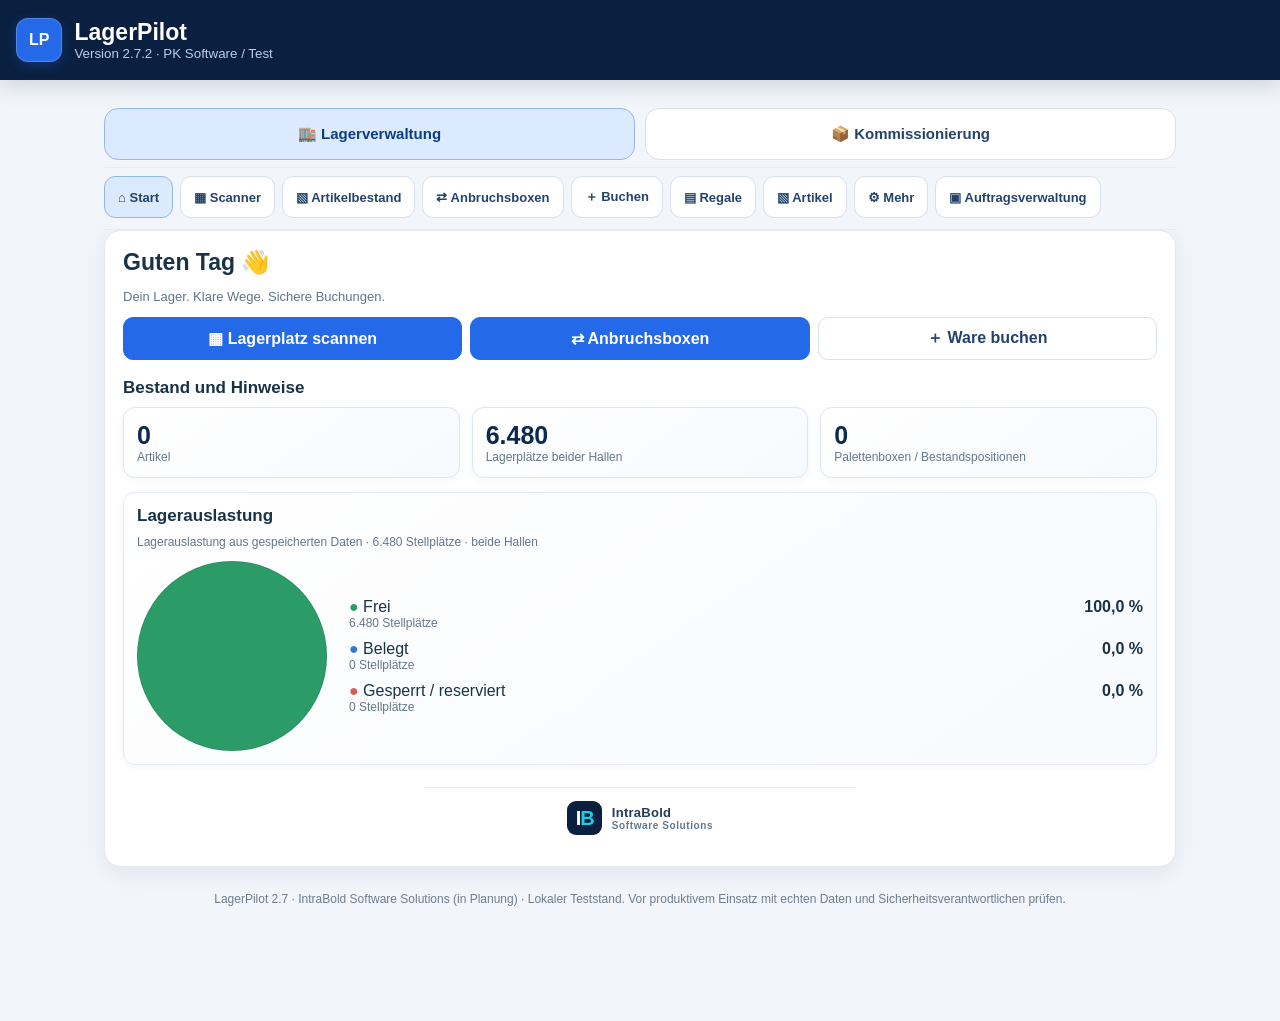
<file: index.html>
<!doctype html><html lang="de"><head><meta charset="utf-8"><meta name="viewport" content="width=device-width,initial-scale=1,viewport-fit=cover"><meta name="theme-color" content="#0b2040"><title>LagerPilot 2.7.2 Test</title><script>try{if(new URLSearchParams(location.search).get("portal")==="mitarbeiter")document.documentElement.classList.add("portal");if(new URLSearchParams(location.search).get("from")==="verwaltung")document.documentElement.classList.add("portal-admin")}catch(e){}</script><link rel="stylesheet" href="styles/01-basis.css">
<link rel="stylesheet" href="styles/02-auftraege.css">
<link rel="stylesheet" href="styles/03-design.css">
<link rel="stylesheet" href="styles/04-marke.css">
<link rel="stylesheet" href="styles/05-kommissionierung.css">
<link rel="stylesheet" href="styles/06-druck.css">
<link rel="stylesheet" href="styles/07-gewicht.css">
<link rel="stylesheet" href="styles/08-kommissionierschein.css">
<link rel="stylesheet" href="styles/09-mitarbeiterportal.css"></head><body><header><span class="mark">LP</span><div><strong>LagerPilot</strong><small>Version 2.7.2 · PK Software / Test</small></div><div class="portal-hdr-actions"><a id="portalToAdmin" href="index.html" class="portal-adminlink">← Zur Verwaltung</a><button type="button" id="portalSwitch" class="portal-chip" aria-label="Mitarbeiter wechseln"><svg viewBox="0 0 24 24" width="26" height="26" fill="currentColor" aria-hidden="true"><circle cx="12" cy="7.5" r="4"/><path d="M4 21c0-4.4 3.6-7 8-7s8 2.6 8 7z"/></svg><span class="portal-chip-txt"><b id="portalWho"></b><small id="portalWhere"></small></span><span class="portal-chip-sw">Wechseln ▾</span></button></div></header><main><div id="simActiveBanner" class="warning hidden" role="status" style="margin-bottom:12px">🧪 <b>Testlager aktiv</b> – Artikelbestand und Regalansicht enthalten simulierte Daten. Buchungen verändern nur den tatsächlichen Datenbestand.</div><div id="storageLockBanner" class="error hidden" role="alert" style="margin-bottom:12px"><b>⛔ Speichern gesperrt – gespeicherte Daten konnten nicht geladen werden.</b><p id="storageLockReason"></p><button type="button" id="storageRawDownload" class="secondary">Rohdaten herunterladen</button><p class="sub">Bitte keine Browserdaten löschen. Eine gültige Sicherung kann unter „Mehr“ importiert werden.</p></div><div id="inventoryStaleBanner" class="warning hidden" role="status" aria-live="polite" style="margin-bottom:12px"><b>⚠️ Lagerdaten wurden in einem anderen Tab geändert.</b> Diese Ansicht zeigt möglicherweise veraltete Bestände. Bitte Seite neu laden, bevor du weiterarbeitest. <button type="button" id="inventoryReload" class="secondary">Jetzt neu laden</button></div><div id="portalBar" class="portal-bar" aria-label="Mitarbeiterportal"><button type="button" id="portalBack" class="secondary">← Zur Startseite</button></div><nav id="nav" aria-label="Hauptbereiche"><button type="button" data-area="warehouse">🏬 Lagerverwaltung</button><button type="button" data-area="picking">📦 Kommissionierung</button></nav><nav id="subnav" aria-label="Funktionen"><button data-tab="home">⌂ Start</button><button data-tab="scan">▦ Scanner</button><button data-tab="stock">▧ Artikelbestand</button><button data-tab="merge">⇄ Anbruchsboxen</button><button data-tab="book">＋ Buchen</button><button data-tab="racks">▤ Regale</button><button data-tab="articles">▧ Artikel</button><button data-tab="more">⚙ Mehr</button><button data-tab="pickAdmin">▣ Auftragsverwaltung</button><button data-tab="picking">▣ Meine Aufträge</button></nav>
<section id="portalLogin"><div class="portal-intro"><span class="portal-intro-ico" aria-hidden="true"><svg viewBox="0 0 48 32" width="64" height="44" fill="currentColor" aria-hidden="true"><circle cx="24" cy="9" r="6"/><path d="M12 28c0-6 5-10 12-10s12 4 12 10z"/><circle cx="9" cy="12" r="4.5"/><path d="M0 27c0-4.5 3.5-7.5 9-7.5 1.6 0 3 .3 4.2.8C10 22 8.5 24.5 8.5 27z"/><circle cx="39" cy="12" r="4.5"/><path d="M48 27c0-4.5-3.5-7.5-9-7.5-1.6 0-3 .3-4.2.8C38 22 39.5 24.5 39.5 27z"/></svg></span><h2>Bitte Mitarbeiter auswählen</h2><p class="muted">Testen Sie die Mitarbeiteransicht mit einem der folgenden Benutzer.</p></div><div class="portal-names" role="radiogroup" aria-label="Mitarbeiter" id="portalNames"></div><label for="portalDevice">Gerät</label><select id="portalDevice"><option>Scanner 1</option><option>Scanner 2</option><option>Scanner 3</option></select><button type="button" id="portalLoginBtn" disabled>Weiter</button><div id="portalLoginMessage" class="status" role="status"></div><p class="portal-demo-note"><span class="portal-i" aria-hidden="true">i</span><span><b>Demo-Identifikation.</b> Das ist keine echte Anmeldung und kein Zugriffsschutz. Die Daten liegen nur lokal in diesem Browser.</span></p></section><section id="portalBye"><div class="portal-bye"><span class="portal-check" aria-hidden="true"><svg viewBox="0 0 24 24" width="40" height="40" fill="none" stroke="currentColor" stroke-width="3" stroke-linecap="round" stroke-linejoin="round"><path d="M5 12.5l4.5 4.5L19 7.5"/></svg></span><h2>Abmeldung erfolgreich</h2><p class="muted">Sie werden zur Verwaltung zurückgeleitet.</p><a id="portalByeLink" class="portal-adminlink portal-adminlink-solid" href="index.html">← Zurück zur Verwaltung</a></div></section><section id="portalHome"><div class="portal-intro"><h2 id="portalHello">Hallo!</h2><p class="muted">Was möchten Sie tun?</p></div><div class="portal-tiles"><button type="button" class="portal-tile" data-portal-go="picking"><span class="portal-ico c1" aria-hidden="true"><svg viewBox="0 0 24 24" width="46" height="46" fill="none" stroke="currentColor" stroke-width="1.7" stroke-linecap="round" stroke-linejoin="round"><rect x="5" y="4" width="14" height="17" rx="2"/><path d="M9 4h6v3H9zM9 12h6M9 16h4"/></svg></span><b>Meine Aufträge</b><small>Aufträge anzeigen und bearbeiten</small></button><button type="button" class="portal-tile" data-portal-go="stock"><span class="portal-ico c2" aria-hidden="true"><svg viewBox="0 0 24 24" width="46" height="46" fill="none" stroke="currentColor" stroke-width="1.7" stroke-linecap="round" stroke-linejoin="round"><path d="M3 7.5 12 3l9 4.5v9L12 21l-9-4.5z"/><path d="M3 7.5 12 12l9-4.5M12 12v9"/></svg></span><b>Artikelbestand</b><small>Bestand prüfen und suchen</small></button><button type="button" class="portal-tile" data-portal-go="racks"><span class="portal-ico c3" aria-hidden="true"><svg viewBox="0 0 24 24" width="46" height="46" fill="none" stroke="currentColor" stroke-width="1.7" stroke-linecap="round" stroke-linejoin="round"><path d="M3 3v18M21 3v18M3 8h18M3 14h18M3 20h18"/><rect x="6" y="4.5" width="4" height="3"/><rect x="13" y="10.5" width="5" height="3"/></svg></span><b>Regalansicht</b><small>Lagerplätze und Regale anzeigen</small></button><button type="button" class="portal-tile" data-portal-go="scan"><span class="portal-ico c4" aria-hidden="true"><svg viewBox="0 0 24 24" width="46" height="46" fill="none" stroke="currentColor" stroke-width="1.7" stroke-linecap="round" stroke-linejoin="round"><path d="M3 8V5a1 1 0 0 1 1-1h3M17 4h3a1 1 0 0 1 1 1v3M21 16v3a1 1 0 0 1-1 1h-3M7 20H4a1 1 0 0 1-1-1v-3"/><path d="M7 9v6M10 9v6M13 9v6M17 9v6"/></svg></span><b>Scanner</b><small>Artikel scannen und prüfen</small></button></div><details class="portal-more"><summary><span class="portal-i" aria-hidden="true">i</span>Weitere Funktionen</summary><p>Hier folgen später weitere Funktionen. Aktuell sind keine weiteren Funktionen verfügbar.</p></details><div class="ib-brand-mini" aria-label="IntraBold Software Solutions"><span class="ib-brand-symbol" aria-hidden="true"><b>I</b><b>B</b></span><span class="ib-brand-name">IntraBold <small>Software Solutions</small></span></div></section><section id="pickAdmin"><h2>📋 Auftragsverwaltung · Test</h2><p class="warning">🧪 Aufträge und Zuteilungen werden derzeit nur lokal auf diesem Gerät gespeichert. Keine geräteübergreifende Übertragung.</p><div class="card"><h3>Mitarbeiterverwaltung (Test)</h3><p class="sub">Mitarbeiter einmal anlegen und für spätere Zuteilungen speichern – nur auf diesem Gerät.</p><div class="row"><input id="pickNewEmployee" placeholder="Name des Mitarbeiters"><button id="pickAddEmployee">＋ Mitarbeiter hinzufügen</button></div><div id="pickRoster"></div></div><div class="card" id="ordCard"><h3 id="ordTitle">Neuer Auftrag</h3><p class="sub">Aufträge manuell anlegen: Positionen aus dem Artikelstamm, Menge in Stück. Entnahmen werden später bei der Kommissionierung sofort ausgebucht.</p><div class="grid"><div><label for="ordId">Auftragsnummer</label><input id="ordId" maxlength="32" autocomplete="off" placeholder="K-…"></div><div><label for="ordNote">Interne Bemerkung (optional)</label><input id="ordNote" maxlength="200" autocomplete="off"></div></div><h4>Position hinzufügen</h4><div class="grid"><div><label for="ordArticle">Artikel</label><select id="ordArticle"></select></div><div><label for="ordPlace">Entnahmeplatz</label><select id="ordPlace"></select></div><div><label for="ordQty">Menge (Stück)</label><input id="ordQty" type="text" inputmode="numeric" autocomplete="off" placeholder="Ganze Zahl"></div></div><div class="actions"><button type="button" id="ordAddLine">＋ Position hinzufügen</button></div><div id="ordMsg" class="status" role="status"></div><div id="ordLines"></div><div class="actions"><button type="button" id="ordSave">Auftrag anlegen</button><button type="button" class="secondary" id="ordCancelEdit">Eingabe leeren</button></div></div><h3>Kommissionierung im Überblick</h3><div id="pickOverview" class="grid lp-pick-summary" aria-live="polite"></div><h3>Geräte-Ampel und Mitarbeiter</h3><div id="pickPeople"></div><h3>Kommscheinvorschläge</h3><div class="scroll lp-pick-orders-wrap"><table class="lp-pick-orders-table"><thead><tr><th>Auftrag</th><th>Positionen</th><th>Status</th><th>Fortschritt</th><th>Zuteilung</th></tr></thead><tbody id="pickOrders"></tbody></table></div><div class="actions" style="margin-top:12px"><button class="secondary" id="pickReset">Testdaten zurücksetzen</button></div><p class="sub">Grün = Test-Anmeldung auf diesem Gerät. Gelb = Anmeldung ohne aktuelle Aktivitätsbestätigung. Rot = abgemeldet. Eine echte Online-Ampel benötigt später Server und regelmäßige Geräte-Meldungen.</p></section><section id="picking"><h2>📦 Kommissionierung · Mitarbeiter</h2><p class="hint">Hier meldest du dich am Scanner an und bearbeitest deine zugeteilten Aufträge.</p><div class="card" id="pickLoginCard" style="margin-top:12px"><h3>Mitarbeiter / Gerät anmelden (Test)</h3><div class="grid"><div><label>Mitarbeiter auswählen</label><select id="pickEmployee"><option value="">Mitarbeiter wählen</option></select></div><div><label>Gerätekennung</label><input id="pickDevice" placeholder="z. B. Scanner 01"></div></div><div class="actions"><button id="pickLogin">Test-Anmeldung</button><button class="secondary" id="pickLogout">Abmelden</button></div><div id="pickCurrent" class="sub"></div></div><div class="card lp-worker" style="margin-top:12px"><div class="row" style="justify-content:space-between"><h3 style="margin:0">📦 Mein Kommissionierauftrag</h3><span class="pill">Mitarbeiteransicht · Test</span></div><div id="pickWorker" aria-live="polite"></div></div></section><div id="pickPrint" style="display:none" aria-hidden="true"></div><section id="home"><h2>Guten Tag 👋</h2><p class="muted">Dein Lager. Klare Wege. Sichere Buchungen.</p><div class="actions"><button data-tab="scan">▦ Lagerplatz scannen</button><button data-tab="merge">⇄ Anbruchsboxen</button><button data-tab="book" class="secondary">＋ Ware buchen</button></div><h3>Bestand und Hinweise</h3><div id="homeStats" class="grid"></div><div id="homeWarnings"></div><div class="card" style="margin-top:14px"><h3 style="margin-top:0">Lagerauslastung</h3><div id="homeOccupancy"></div></div><div class="ib-brand-mini" aria-label="IntraBold Software Solutions"><span class="ib-brand-symbol" aria-hidden="true"><b>I</b><b>B</b></span><span class="ib-brand-name">IntraBold <small>Software Solutions</small></span></div></section>
<section id="stock"><h2>Artikelbestand</h2><h3>Artikel suchen</h3><p id="demoStockHint" class="warning hidden">🧪 TESTBESTÄNDE – simulierte Mengen und Lagerplätze, keine echten Buchungen.<span class="adm-only"> Über „Regale“ ein- und ausschalten.</span></p><input id="search" placeholder="Artikelnummer, Bezeichnung oder Lagerplatz"><div class="actions" style="margin-top:10px"><button type="button" id="stockCamera" class="secondary">📷 Artikel scannen</button><button type="button" id="stockCameraStop" class="secondary hidden">Kamera stoppen</button></div><div id="stockCameraBox" class="scanner"></div><div id="stockScanMessage" class="status"></div><div class="hint">Tippe einen Artikel an, um alle Lagerorte und Mengen in beiden Hallen zu sehen.</div><div id="searchDetails" class="card hidden"></div><div class="scroll"><table><thead><tr><th>Artikel</th><th>Bestand (Stück / Pack)</th><th>Stellplätze</th><th>Aktion</th></tr></thead><tbody id="stockList"></tbody></table></div></section>
<section id="scan"><h2>QR- und Barcodescanner</h2><p class="hint">Lagerplatz-QRs werden als Platzcode erkannt oder einmalig einem Platz zugeordnet. Artikelbarcodes lassen sich im Artikelstamm hinterlegen.</p><label>QR-/Barcode</label><input id="scanInput" placeholder="z. B. H4B-3-42 oder Artikelbarcode"><div class="actions" style="margin-top:10px"><button id="scanLookup">Erkennen</button><button id="scanCamera" class="secondary">📷 Kamera starten</button><button id="scanStop" class="secondary">Kamera stoppen</button></div><div id="cameraBox" class="scanner"></div><div id="scanResult" class="status"></div><div id="scanMap" class="hidden"><label>Unbekannten QR-Code einem Lagerplatz zuordnen</label><select id="scanMapPlace"></select><button id="scanMapSave">Zuordnung speichern</button></div></section>
<section id="merge"><h2>Anbruchsboxen zusammenführen</h2><p class="hint">Kleine Restmengen werden in passende Boxen desselben Artikels umgelagert. Gesperrte/reservierte Boxen sind ausgeschlossen. Bei fehlenden Traglastdaten erfolgt keine automatische Freigabe.</p><button id="mergeRefresh">Vorschläge aktualisieren</button><div id="mergeList"></div><h3>Umlagerung per Kamera</h3><p class="hint">Schritt 1: Quellplatz scannen. Schritt 2: Zum Zielplatz fahren und Zielplatz scannen. Erst nach der tatsächlichen Umlagerung bestätigen – vorher wird kein Bestand verändert.</p><div class="actions"><button type="button" id="mergeGuidedStart">📷 Geführten Scan starten</button></div><p id="mergeGuidedStatus" class="status" role="status">Bereit für Quellplatz-Scan.</p><h3>Umlagerung bestätigen</h3><div class="grid"><div><label>Quellplatz</label><input id="mergeFrom" placeholder="QR scannen oder Platzcode"><button type="button" id="mergeScanFrom" class="secondary" style="margin-top:6px">📷 Quellplatz scannen</button></div><div><label>Zielplatz</label><input id="mergeTo" placeholder="QR scannen oder Platzcode"><button type="button" id="mergeScanTo" class="secondary" style="margin-top:6px">📷 Zielplatz scannen</button></div><div><label>Artikel</label><select id="mergeArticle"></select></div><div><label>Menge (P oder STK)</label><input id="mergeQty" type="text" inputmode="numeric" autocomplete="off" placeholder="Ganze Zahl"></div></div><div id="mergeCameraBox" class="scanner"></div><div class="actions"><button type="button" id="mergeScanStop" class="secondary hidden">Kamera stoppen</button></div><p id="mergeScanMessage" class="status" role="status"></p><p id="mergeCheck" class="status"></p><div class="actions"><button id="mergeValidate" class="secondary">Prüfen</button><button id="mergeConfirm">Umlagerung bestätigen</button><button id="mergeCancel" class="secondary">Abbrechen</button></div></section>
<section id="book"><h2>Warenbewegungen</h2><p class="hint">Menge vom Produktionszettel in Stück eingeben. Bei Packartikeln wird automatisch in ganze Pack umgerechnet. Jede bestätigte Buchung wird protokolliert.</p><div class="grid"><div><label>Vorgang</label><select id="bookAction"><option value="in">Wareneingang</option><option value="out">Warenausgang</option><option value="move">Umlagerung</option><option value="qsMove">Zur Qualitätsprüfung umlagern</option><option value="correct">Bestandskorrektur (+/−)</option></select></div><div><label>Artikel</label><select id="bookArticle"></select></div><div><label>Quell-/Zielplatz</label><input id="bookPlace" placeholder="z. B. 3-42"><button type="button" id="bookPlaceCamera" class="secondary">📷 Quell-/Zielplatz scannen</button></div><div id="bookTargetWrap" class="hidden"><label>Zielplatz</label><input id="bookTarget" placeholder="z. B. H4A-4-83"><button type="button" id="bookTargetCamera" class="secondary">📷 Zielplatz scannen</button></div><div id="bookCameraBox" class="scanner"></div><button type="button" id="bookCameraStop" class="secondary hidden">Kamera stoppen</button><div id="bookScanMessage" class="status"></div><div><label>Menge (Stück)</label><input id="bookQty" type="text" autocomplete="off" value="1"><div id="bookPackPreview" class="hint">Artikel auswählen, um Pack umzurechnen.</div></div><div><label>Grund / Bemerkung</label><input id="bookNote" placeholder="Optional, bei Korrektur Pflicht"></div></div><button id="bookSubmit" style="margin-top:12px;width:100%">Buchung prüfen und bestätigen</button><div id="bookMessage" class="status"></div></section>
<section id="racks"><h2>Regalübersicht</h2><p class="muted">Halle 4A: 22 Regale · Halle 4B: 18 Regale · 18 Türme je Regal · 9 Plätze je Turm (8 Fächer + Boden). Grün = frei, Blau = belegt, Orange = gesperrt/reserviert.</p><div class="grid"><div><label>Halle</label><select id="hallSelect"><option value="H4B">Halle 4B</option><option value="H4A">Halle 4A</option></select></div><div><label>Regal</label><select id="rackSelect"></select></div><div><label>Lagerplatz direkt öffnen</label><input id="rackSearch" placeholder="z. B. H4A-4-83"><button type="button" id="rackCamera" class="secondary">📷 Lagerplatz scannen</button><button type="button" id="rackCameraStop" class="secondary hidden">Kamera stoppen</button><div id="rackCameraBox" class="scanner"></div><div id="rackScanMessage" class="status"></div></div></div><div class="actions" style="margin:10px 0"><button id="rackFind" class="secondary">Platz öffnen</button><button id="rackInit" class="secondary">Fehlende Plätze beider Hallen anlegen</button></div><div id="rackInfo" class="status"></div><div class="scroll"><div id="rackGrid" class="rack"></div></div><div class="card" id="simulationPanel" style="margin-top:14px;border:2px dashed #9b7bd7"><h3 style="margin-top:0">🧪 Regal-Simulation – nur Test</h3><p class="muted">Verteilt die Artikel aus deinen drei Listen auf die Regale beider Hallen. Klicke auf einen Platz, um weitere Plätze desselben Artikels und die Gesamtmenge zu sehen. Reine Testdaten – keine Traglastfreigabe.</p><div class="grid"><div><label>Belegung der Plätze</label><select id="simLevel"><option value="25">25 % belegt</option><option value="50">50 % belegt</option><option value="75">75 % belegt</option><option value="90">90 % belegt</option><option value="100">100 % belegt</option></select></div><div><label>Reservierte/gesperrte Plätze</label><select id="simReserved"><option value="0">0 %</option><option value="5" selected>5 %</option><option value="10">10 %</option><option value="20">20 %</option></select></div></div><div class="actions" style="margin-top:10px"><button id="simStart">🧪 Testlager anzeigen</button><button id="simStop" class="secondary">Simulation beenden</button></div><div id="simMessage" class="status"></div></div><h3>Lagerplatzdetails</h3><div id="placeDetail" class="card">Wähle einen Lagerplatz.</div></section>
<section id="articles"><h2>Artikelverwaltung</h2><p class="hint">Artikelnummer, Barcode, Einheit, Packinhalt, Gewicht je Pack und maximale Boxkapazität sind die Grundlage für alle Berechnungen.</p><p id="aModeHint" class="hint hidden"></p><div class="grid"><div><label>Artikelbezeichnung</label><input id="aName" maxlength="150"></div><div><label>Artikelnummer</label><input id="aCode" maxlength="64"></div><div><label>Barcode (optional)</label><input id="aBarcode" maxlength="64"><button type="button" id="aBarcodeCamera" class="secondary" style="margin-top:6px">📷 Barcode scannen</button><button type="button" id="aBarcodeStop" class="secondary" style="margin-top:6px">Kamera stoppen</button><div id="articleCameraBox" class="scanner"></div><div id="articleScanMessage" class="status"></div></div><div><label>Bucheinheit</label><select id="aUnit"><option value="P">Pack (P)</option><option value="STK">Stück (STK)</option></select></div><div><label>Stück pro Pack</label><input id="aPack" type="text" inputmode="numeric" autocomplete="off" value="1"></div><div><label>Gewicht pro Pack (kg)</label><input id="aWeight" type="text" inputmode="decimal" autocomplete="off" placeholder="Unbekannt"></div><div><label>Max. Packs/Stück je Box</label><input id="aMax" type="text" inputmode="numeric" autocomplete="off" placeholder="Unbekannt"></div><div><label>Mindestbestand (Bucheinheit)</label><input id="aMin" type="text" inputmode="numeric" autocomplete="off" placeholder="Optional"></div></div><div class="actions" style="margin-top:12px"><button id="aSave">Artikel speichern</button><button id="aClear" class="secondary">Eingabe leeren</button></div><div id="aMessage" class="status"></div><h3>Artikelstamm</h3><p id="demoArticleHint" class="hint hidden">🧪 DEMO-ARTIKEL: Nur Ansicht. Zum Bearbeiten echte Artikel anlegen.</p><div class="scroll"><table><thead><tr><th>Artikel</th><th>Einheit</th><th>Pack</th><th>Gewicht</th><th>Aktion</th></tr></thead><tbody id="articleRows"></tbody></table></div></section>
<section id="inventory"><button class="secondary" data-tab="more" style="margin-bottom:12px">← Zurück zu Mehr</button><h2>Blindinventur</h2><p class="hint">Der Sollbestand bleibt bis zur Eingabe und Prüfung der Zählmenge verborgen. Die Zählung verändert den Bestand erst nach gesonderter Buchungsbestätigung.</p><div class="grid"><div><label>Lagerplatz</label><input id="invPlace" placeholder="z. B. 3-42"><button type="button" id="invPlaceCamera" class="secondary">📷 Lagerplatz scannen</button></div><div><label>Artikel</label><select id="invArticle"></select><button type="button" id="invArticleCamera" class="secondary">📷 Artikel scannen</button><button type="button" id="invCameraStop" class="secondary hidden">Kamera stoppen</button><div id="invCameraBox" class="scanner"></div><div id="invScanMessage" class="status"></div></div><div><label>Gezählte Menge (Stück)</label><input id="invQty" type="text" inputmode="numeric" autocomplete="off" placeholder="Ganze Zahl"><div id="invPackPreview" class="hint">Stückzahl vom Zählzettel eingeben.</div></div></div><button id="invCompare" style="margin-top:12px">Zählung abschließen und vergleichen</button><div id="invResult" class="status"></div><div class="actions"><button id="invCommit" class="hidden">Zählung protokollieren</button><button id="invReset" class="secondary">Neue Zählung</button></div></section>
<section id="more"><h2>Mehr · Sicherheit & Daten</h2><div class="card" id="mtDemoCard"><button type="button" id="mtDemoOpen" class="mt-demo-row"><span class="mt-demo-ico" aria-hidden="true"><svg viewBox="0 0 24 24" width="34" height="34" fill="none" stroke="currentColor" stroke-width="1.8" stroke-linecap="round" stroke-linejoin="round"><rect x="6.5" y="2.5" width="11" height="19" rx="2.5"/><path d="M10.5 18.5h3"/></svg></span><span class="mt-demo-txt"><b class="mt-demo-title">Mitarbeiter-Testdemo</b><small>Mobile Mitarbeiteransicht ausprobieren</small></span><span class="mt-demo-go" aria-hidden="true">›</span></button><p class="muted" style="margin:10px 2px 0;font-size:13px">Öffnet das Mitarbeiterportal mit Auswahl Max, Peter, Leon. Es werden keine Lagerdaten verändert; über „Zur Verwaltung“ kommst du jederzeit zurück.</p></div><div class="card"><h3 style="margin-top:0">Über LagerPilot</h3><div class="ib-brand-full" role="img" aria-label="IntraBold Software Solutions – Firmenlogo mit Hochregal"><div class="ib-brand-full-top"><span class="ib-brand-symbol ib-brand-symbol-large" aria-hidden="true"><b>I</b><b>B</b></span><svg class="ib-rack" viewBox="0 0 176 92" aria-hidden="true"><g stroke="#22d4e4" stroke-width="3" fill="none"><path d="M6 9V85M37 9V85M68 9V85M99 9V85M130 9V85M161 9V85"/><path d="M6 9H161M6 85H161"/></g><g stroke="#efb64c" stroke-width="5"><path d="M6 29H161M6 49H161M6 69H161"/></g><g fill="#547a95"><rect x="11" y="12" width="20" height="14" rx="2"/><rect x="42" y="12" width="20" height="14" rx="2"/><rect x="73" y="12" width="20" height="14" rx="2"/><rect x="104" y="12" width="20" height="14" rx="2"/><rect x="135" y="12" width="20" height="14" rx="2"/><rect x="11" y="32" width="20" height="14" rx="2"/><rect x="42" y="32" width="20" height="14" rx="2"/><rect x="104" y="32" width="20" height="14" rx="2"/><rect x="135" y="32" width="20" height="14" rx="2"/><rect x="11" y="52" width="20" height="14" rx="2"/><rect x="42" y="52" width="20" height="14" rx="2"/><rect x="104" y="52" width="20" height="14" rx="2"/><rect x="135" y="52" width="20" height="14" rx="2"/></g><path d="M84 6V87" stroke="#f1f5fa" stroke-width="5"/><rect x="77" y="43" width="14" height="18" rx="2" fill="#15c7df"/></svg></div><div class="ib-full-wordmark">INTRA<span>BOLD</span></div><div class="ib-full-sub">SOFTWARE SOLUTIONS</div></div><p class="muted" style="text-align:center">LagerPilot · ein Softwareprojekt von IntraBold Software Solutions (geplanter Firmenname).</p></div><div class="card" style="margin:12px 0"><h3 style="margin-top:0">☑ Inventur</h3><p class="muted">Blindinventur durchführen: erst zählen, dann Sollbestand vergleichen und Differenz bestätigen.</p><button data-tab="inventory">Inventur öffnen</button></div><div class="warning"><strong>Traglasten:</strong> Bekannte Fachlast: 800 kg bei einem Palettenplatz pro Ebene. Feldlast, Palettentragfähigkeit und Leergewichte müssen vor belastungsabhängigen Freigaben hinterlegt und geprüft werden. Ohne diese Daten keine automatische Freigabe.</div><h3>Gewichtsparameter</h3><p class="hint">Vor der ersten Einlagerung alle vier Traglastwerte anhand der Herstellerangaben eintragen. Unbekannte Werte nicht schätzen: Buchungen bleiben bis zur vollständigen Konfiguration gesperrt.</p><div class="grid"><div><label>Fachlast (kg)</label><input id="cfgShelf" type="text" inputmode="decimal" autocomplete="off" placeholder="Traglast laut Hersteller eintragen"></div><div><label>Feldlast (kg, optional)</label><input id="cfgBay" type="text" inputmode="decimal" autocomplete="off" placeholder="Noch unbekannt"></div><div><label>Palettentragfähigkeit (kg)</label><input id="cfgPalletMax" type="text" inputmode="decimal" autocomplete="off" placeholder="Noch unbekannt"></div><div><label>Leergewicht Palette + Box (kg)</label><input id="cfgTare" type="text" inputmode="decimal" autocomplete="off" placeholder="Noch unbekannt"></div></div><button id="cfgSave" class="secondary" style="margin-top:10px">Parameter speichern</button><p id="cfgMessage" class="status"></p><h3>Stellplatz sperren / reservieren</h3><div class="grid"><div><label>Lagerplatz</label><input id="lockPlace" placeholder="z. B. 3-42"></div><div><label>Status</label><select id="lockStatus"><option value="free">Freigeben</option><option value="locked">Gesperrt</option><option value="reserved">Für Auftrag reserviert</option><option value="fixed">Fester Mischpalettenplatz</option></select></div><div><label>Grund / Auftragsnummer</label><input id="lockReason" placeholder="Optional"></div></div><button id="lockSave" class="secondary" style="margin-top:10px">Status speichern</button><p id="lockMessage" class="status"></p><h3>Datensicherung</h3><div id="backupSummary" class="card"></div><p class="hint">Daten liegen lokal auf diesem Gerät und in diesem Browser. Vor Updates immer JSON exportieren. Keine Mehrgerätesynchronisation.</p><div class="actions"><button id="jsonExport">JSON-Sicherung herunterladen</button><button id="csvExport" class="secondary">Bestand als CSV</button></div><label>JSON-Sicherung importieren</label><input id="jsonImport" type="file" accept=".json,application/json"><p id="backupMessage" class="status"></p><h3>Sicherungsstände vor Import</h3><p class="hint">Vor jedem Import wird der bisherige Stand hier gespeichert (maximal 3, lokal in diesem Browser). Wiederherstellen ersetzt den aktuellen Stand und braucht eine ausdrückliche Bestätigung. Für echte Datensicherheit zusätzlich die JSON-Sicherung herunterladen.</p><div id="backupList"></div><p id="backupListMessage" class="status"></p><h3>Buchungshistorie</h3><div class="grid"><div><label>Historie durchsuchen</label><input id="historySearch" placeholder="Artikel, Lagerplatz, Vorgang"></div><div><label>Vorgang</label><select id="historyType"><option value="">Alle Vorgänge</option><option value="Wareneingang">Wareneingang</option><option value="Warenausgang">Warenausgang</option><option value="Umlagerung">Umlagerung</option><option value="Korrektur">Korrektur</option><option value="Blindinventur">Blindinventur</option></select></div></div><div id="history"></div><h3>Inventurprotokolle</h3><div id="invHistory"></div></section><footer>LagerPilot 2.7 · IntraBold Software Solutions (in Planung) · Lokaler Teststand. Vor produktivem Einsatz mit echten Daten und Sicherheitsverantwortlichen prüfen.</footer></main>
<script>
'use strict';
const KEY='lagerpilot_v2_7',PREV='lagerpilot_v2_6',OLD='lagerpilot_demo_v1', $=id=>document.getElementById(id);
const esc=s=>String(s??'').replace(/[&<>"']/g,c=>({'&':'&amp;','<':'&lt;','>':'&gt;','"':'&quot;',"'":'&#39;'}[c]));
const integer=n=>Number.isSafeInteger(n);function parseNumField(raw,o){const t=String(raw??'').trim();if(t==='')return{empty:true,value:null};const bad=o.msg+' (nur Ziffern'+(o.int?'':' mit Dezimalpunkt oder -komma')+'; kein Exponent, keine Buchstaben, kein Vorzeichen). Eingegeben: „'+t.slice(0,30)+'“. Zum Entfernen das Feld leer lassen.';if(!(o.int?/^\d+$/:/^\d+(?:[.,]\d+)?$/).test(t))return{error:bad};const v=Number(t.replace(',','.'));if(!Number.isFinite(v)||v>Number.MAX_SAFE_INTEGER||v<o.min)return{error:bad};return{empty:false,value:v};}
const readQty=(id,label,o)=>{o=o||{};const el=$(id),t=String(el.value??'').trim();if(el.validity&&el.validity.badInput)throw Error(label+' ist keine gültige Zahl (nur ganze Zahlen ohne Komma, Punkt oder Exponent).');if(t==='')return null;if(!(o.neg?/^-?\d+$/:/^\d+$/).test(t))throw Error((o.lead||label+' ist keine gültige Zahl')+': Stückzahlen müssen ganze Zahlen sein (nur Ziffern'+(o.neg?', optional mit Minus':'')+'; kein Komma, kein Punkt, kein Exponent). Eingegeben: „'+t.slice(0,30)+'“. Es wurde nichts gespeichert.');const v=Number(t);if(!Number.isSafeInteger(v))throw Error(label+' ist zu groß.');return v;};const qtyNum=id=>{const t=String($(id).value??'').trim();return t===''?0:/^-?\d+$/.test(t)&&Number.isSafeInteger(Number(t))?Number(t):NaN;};const badNumber=(id,label)=>{const el=$(id);if(el&&el.validity&&el.validity.badInput)throw Error(label+' ist keine gültige Zahl (Buchstaben, Exponent oder Überlauf). Bitte eine ganze Zahl eingeben.');};function parseWeightInput(raw){const t=String(raw??'').trim();if(t==='')return{empty:true,value:null};const bad='Gewicht muss eine gültige Zahl ab 0 kg sein (nur Ziffern mit Dezimalpunkt oder -komma, z. B. 2.5; kein Exponent, keine Buchstaben). Eingegeben: „'+t.slice(0,30)+'“. Zum Entfernen das Feld leer lassen.';if(!/^\d+(?:[.,]\d+)?$/.test(t))return{error:bad};const v=Number(t.replace(',','.'));if(!Number.isFinite(v)||v>Number.MAX_SAFE_INTEGER)return{error:bad};return{empty:false,value:v};}const id=()=>globalThis.crypto?.randomUUID?.()||('box-'+Date.now()+'-'+Math.random().toString(36).slice(2));
const defaultCfg=()=>({shelf:800,bay:null,palletMax:null,tare:null});
const empty=()=>({schema:27,places:{},items:[],boxes:[],history:[],inventoryLogs:[],qrMap:{},config:{...defaultCfg(),shelf:null},legacyOrders:[]});
function migrate(old){const n=empty();const legacyNotes=[];if((old.history||[]).length>2999)legacyNotes.push('Historie auf 3.000 Einträge inklusive Migrationshinweisen begrenzt');n.history=[...(old.history||[])].map(x=>({at:new Date().toISOString(),text:String(x)})).slice(0,2999);n.legacyOrders=old.orders||[];for(const [p,locked] of Object.entries(old.places||{}))n.places[p]={status:locked?'locked':'free',reason:'',legacy:true};let invalidMinimums=0;for(const a of old.items||[]){if(a.minStock!==null&&a.minStock!==undefined&&(!Number.isSafeInteger(a.minStock)||a.minStock<0))invalidMinimums++;n.items.push({code:a.code,name:a.name,barcode:a.code,unit:'STK',pack:1,weight:null,max:null,min:Number.isSafeInteger(a.minStock)&&a.minStock>=0?a.minStock:null,buy:a.buy,sell:a.sell});for(const [p,q] of Object.entries(a.locations||{})){const qty=q.available+q.blocked;if(qty>0)n.boxes.push({id:id(),place:p,code:a.code,qty,blocked:q.blocked||0,legacy:true});}}n.history.unshift({at:new Date().toISOString(),text:'Kopie der Daten aus LagerPilot 2.5 übernommen; alte Daten unverändert'});if(invalidMinimums)legacyNotes.push(invalidMinimums+' ungültige Mindestbestände zurückgesetzt');if(legacyNotes.length){n.history.unshift({at:new Date().toISOString(),text:'Migration: '+legacyNotes.join('; ')});n.history=n.history.slice(0,3000);}return n;}
function valid(s){if(!s||s.schema!==27||!s.places||!Array.isArray(s.items)||!Array.isArray(s.boxes)||!Array.isArray(s.history)||!s.config||!s.qrMap||typeof s.qrMap!=='object'||Array.isArray(s.qrMap)||Array.isArray(s.places))return false;const codes=new Set();for(const a of s.items){if(!a.code||!a.name||codes.has(a.code)||!['P','STK'].includes(a.unit)||!integer(a.pack)||a.pack<1||a.max!==null&&(!integer(a.max)||a.max<1)||a.weight!==null&&(!Number.isFinite(a.weight)||a.weight<0))return false;codes.add(a.code);}const ids=new Set();for(const b of s.boxes){if(!b.id||ids.has(b.id)||!Object.hasOwn(s.places,b.place)||!codes.has(b.code)||!integer(b.qty)||b.qty<0||!integer(b.blocked||0)||b.blocked<0||b.blocked>b.qty)return false;ids.add(b.id);}for(const [p,v] of Object.entries(s.places))if(!p||!v||!['free','locked','reserved','fixed'].includes(v.status))return false;if(!Array.isArray(s.inventoryLogs||[])||!s.history.every(h=>h&&typeof h.text==='string'&&typeof h.at==='string')||!(s.inventoryLogs||[]).every(h=>h&&typeof h==='object'&&typeof h.at==='string'&&typeof h.code==='string'&&typeof h.place==='string'&&Number.isSafeInteger(h.before)&&Number.isSafeInteger(h.count)&&h.before>=0&&h.count>=0))return false;if(!s.config||typeof s.config!=='object'||Array.isArray(s.config))return false;for(const key of ['shelf','bay','palletMax','tare']){const v=s.config[key];if(v!==null&&(typeof v!=='number'||!Number.isFinite(v)||v<0))return false;}if(s.history.length>3000||(s.inventoryLogs||[]).length>10000)return false;for(const a of s.items){if(a.min!==null&&a.min!==undefined&&(!Number.isSafeInteger(a.min)||a.min<0))return false;}const boxPairs=new Set();for(const b of s.boxes){const pair=JSON.stringify([b.place,b.code]);if(boxPairs.has(pair))return false;boxPairs.add(pair);}if(Object.hasOwn(s,'pickJournal')){const j=s.pickJournal;if(!Array.isArray(j)||j.length>20000)return false;const jid=new Set();for(const e of j){if(!e||typeof e!=='object'||Array.isArray(e)||typeof e.id!=='string'||!e.id||jid.has(e.id)||!['pick','korrektur'].includes(e.type)||typeof e.order!=='string'||!Number.isSafeInteger(e.line)||e.line<0||typeof e.sku!=='string'||!Number.isSafeInteger(e.pieces)||e.pieces===0||!Number.isSafeInteger(e.delta)||e.delta===0||typeof e.place!=='string'||typeof e.boxId!=='string'||typeof e.at!=='string'||typeof e.by!=='string')return false;if(e.type==='pick'&&(e.pieces>0||e.delta>0))return false;if(e.type==='korrektur'&&(typeof e.ref!=='string'||typeof e.reason!=='string'))return false;jid.add(e.id)}}if(!Object.entries(s.qrMap).every(([code,place])=>typeof code==='string'&&code.length>0&&!['__proto__','constructor','prototype','toString','hasOwnProperty'].includes(code)&&typeof place==='string'&&Object.hasOwn(s.places,place)))return false;return true;}
 function canonicalPlace(p){const v=String(p||'').trim().toUpperCase();const m=/^(?:(H4A|H4B)-)?(\d{1,2})-(\d{1,3})$/.exec(v);if(!m)return null;const hall=m[1]||'H4B',r=Number(m[2]),n=Number(m[3]);if(r<1||r>(hall==='H4A'?22:18)||n<1||n>162)return null;return `${hall}-${r}-${n}`;}
function normalizeOldBoxes(x,notes){const seen=new Map(),merged=[];let count=0;const mergedKeys=new Set();for(const b of x.boxes){const key=JSON.stringify([b.place,b.code]);if(!seen.has(key)){seen.set(key,b);merged.push(b);continue;}const prior=seen.get(key);if(!Number.isSafeInteger(prior.qty)||!Number.isSafeInteger(b.qty)||!Number.isSafeInteger(prior.blocked??0)||!Number.isSafeInteger(b.blocked??0)||prior.qty<0||b.qty<0||prior.blocked<0||b.blocked<0||prior.blocked>prior.qty||b.blocked>b.qty)throw Error('Doppelte Boxen enthalten ungültige Mengen; bitte Originaldaten prüfen.');const qty=prior.qty+b.qty,blocked=(prior.blocked||0)+(b.blocked||0);if(!Number.isSafeInteger(qty)||!Number.isSafeInteger(blocked))throw Error('Doppelte Boxen überschreiten den sicheren Zahlenbereich.');const qsFields=['qsReason','qsBy','qsSince'];for(const field of qsFields){const values=[prior,b].filter(box=>box.blocked>0).map(box=>box[field]).filter(v=>typeof v==='string'&&v.trim());const unique=[...new Set(values.flatMap(v=>v.split(' | ')))];if(unique.length)prior[field]=unique.join(' | ');}prior.qty=qty;prior.blocked=blocked;count++;mergedKeys.add(key);}x.boxes=merged;if(count)notes.push(count+' doppelte Box(en) zusammengeführt; QS-Angaben gesperrter Boxen zusammengeführt (mehrere Werte mit | getrennt)');return mergedKeys;}
function normalizeOld27(x){if(x.history!==undefined&&!Array.isArray(x.history)||x.inventoryLogs!==undefined&&!Array.isArray(x.inventoryLogs))throw Error('Alte Sicherung: Verlauf oder Inventurprotokolle ungültig.');const notes=[];const cfg=x.config&&typeof x.config==='object'&&!Array.isArray(x.config)?x.config:{};const missing=['shelf','bay','palletMax','tare'].filter(k=>!Object.hasOwn(cfg,k));if(missing.length)notes.push('Konfiguration ergänzt: '+missing.join(', '));x.config={...defaultCfg(),...cfg};if((x.history||[]).length>3000)notes.push('Historie auf 3.000 Einträge begrenzt');if((x.inventoryLogs||[]).length>10000)notes.push('Inventurprotokolle auf 10.000 Einträge begrenzt');x.history=(x.history||[]).slice(0,3000);x.inventoryLogs=(x.inventoryLogs||[]).slice(0,10000);let mins=0;for(const a of x.items){if(a.min!==null&&a.min!==undefined&&(!Number.isSafeInteger(a.min)||a.min<0)){a.min=null;mins++;}}if(mins)notes.push(mins+' ungültige Mindestbestände zurückgesetzt');const reserved=new Set(['__proto__','constructor','prototype','toString','hasOwnProperty']);const entries=Object.entries(x.qrMap||{}),removed=entries.filter(([k])=>reserved.has(k)).length;x.qrMap=Object.fromEntries(entries.filter(([k])=>!reserved.has(k)));if(removed)notes.push(removed+' reservierte QR-Zuordnungen entfernt');const merged=normalizeOldBoxes(x,notes);if(merged.size){let over=0,missingLoad=0;for(const box of x.boxes){if(!merged.has(JSON.stringify([box.place,box.code])))continue;const article=x.items.find(a=>a.code===box.code);if(!article)continue;const maxExceeded=Number.isFinite(article.max)&&box.qty>article.max;const weightKnown=Number.isFinite(article.weight)&&Number.isFinite(x.config.tare);const weight=weightKnown?box.qty*article.weight+x.config.tare:null;const shelfExceeded=weightKnown&&Number.isFinite(x.config.shelf)&&weight>x.config.shelf;const palletExceeded=weightKnown&&Number.isFinite(x.config.palletMax)&&weight>x.config.palletMax;const bayExceeded=weightKnown&&Number.isFinite(x.config.bay)&&weight>x.config.bay;if(maxExceeded||shelfExceeded||palletExceeded||bayExceeded)over++;if(!weightKnown||!Number.isFinite(x.config.shelf)||!Number.isFinite(x.config.palletMax)||!Number.isFinite(x.config.bay))missingLoad++;}if(over)notes.push('WARNUNG: '+over+' zusammengeführte Box(en) überschreiten Artikelkapazität, Fachlast, Palettentragfähigkeit oder Feldlast; bitte prüfen');if(missingLoad)notes.push('WARNUNG: Lastprüfung bei '+missingLoad+' zusammengeführten Box(en) nicht vollständig möglich, Lastdaten fehlen');}if(notes.length){x.history.unshift({at:new Date().toISOString(),text:'Migration: '+notes.join('; ')});x.history=x.history.slice(0,3000);}return x;}
 /* AP6: Altformat LagerPilot 2.5 nur bei eindeutiger Signatur erkennen (kein schema-Feld, places-Objekt, Artikel mit code/name, history als Textliste, keine Merkmale des aktuellen Formats). */
function isLegacy25(d){if(!d||typeof d!=='object'||Array.isArray(d)||d.schema!==undefined)return false;if(['boxes','qrMap','config','inventoryLogs','legacyOrders','pickJournal'].some(k=>Object.hasOwn(d,k)))return false;if(!d.places||typeof d.places!=='object'||Array.isArray(d.places))return false;if(!Array.isArray(d.items)||!d.items.every(a=>a&&typeof a==='object'&&!Array.isArray(a)&&typeof a.code==='string'&&a.code.trim()&&typeof a.name==='string'))return false;if(!Array.isArray(d.history)||!d.history.every(h=>typeof h==='string'))return false;if(d.orders!==undefined&&!Array.isArray(d.orders))return false;return true;}
function upgrade26(data){if(data&&((data.history!==undefined&&data.history!==null&&!Array.isArray(data.history))||(data.inventoryLogs!==undefined&&data.inventoryLogs!==null&&!Array.isArray(data.inventoryLogs))))throw Error('Alte Sicherung: Verlauf oder Inventurprotokolle ungültig.');if(!data||!data.places||typeof data.places!=='object'||Array.isArray(data.places)||!Array.isArray(data.items)||!Array.isArray(data.boxes))throw Error('Alte Sicherung unvollständig oder Lagerplätze ungültig.');const x=structuredClone(data);x.schema=27;const places={};for(const [key,value] of Object.entries(x.places)){const p=canonicalPlace(key);if(!p||places[p])throw Error('Ungültiger oder doppelter alter Lagerplatz: '+key);places[p]=value;}x.places=places;for(const b of x.boxes){const p=canonicalPlace(b.place);if(!p)throw Error('Ungültiger Lagerplatz in Box: '+b.place);b.place=p;}x.qrMap=Object.fromEntries(Object.entries(x.qrMap||{}).map(([k,v])=>[k,canonicalPlace(v)]));if(Object.values(x.qrMap).some(v=>!v))throw Error('Ungültige QR-Zuordnung.');x.inventoryLogs=(x.inventoryLogs||[]).map(l=>({...l,place:canonicalPlace(l.place)||l.place}));return normalizeOld27(x);}
 function allPlaces(s){for(const [hall,count] of [['H4A',22],['H4B',18]])for(let r=1;r<=count;r++)for(let n=1;n<=162;n++){const p=`${hall}-${r}-${n}`;if(!s.places[p])s.places[p]={status:'free',reason:''};}}
 let state,upgradeNote='',storageLocked=false,loadError='',inventoryStorageSnapshot=null;try{const raw=localStorage.getItem(KEY);if(raw){const v=JSON.parse(raw);if(!valid(v))throw Error('Aktueller Datenstand ungültig');state=v;}else{const prior=localStorage.getItem(PREV);if(prior){const old=JSON.parse(prior);if(old.schema!==26)throw Error('Unerwartete Vorgängerversion');state=upgrade26(old);upgradeNote='Daten aus Version 2.6 übernommen; alte Version bleibt unverändert.';const migrationInfo=state.history.find(h=>h.text.startsWith('Migration: '));if(migrationInfo)upgradeNote+=' '+migrationInfo.text;}else{const legacy=localStorage.getItem(OLD);state=legacy?upgrade26(migrate(JSON.parse(legacy))):empty();if(legacy){const migrationInfo=state.history.find(h=>h.text.startsWith('Migration: '));upgradeNote='Daten aus LagerPilot 2.5 übernommen; Original bleibt unverändert.'+(migrationInfo?' '+migrationInfo.text:'');}}}allPlaces(state);if(!valid(state))throw Error('Lagerdatenprüfung fehlgeschlagen');if(raw===null){const initial=JSON.stringify(state);if(localStorage.getItem(KEY)!==null)throw Error('Lagerdaten wurden parallel in einem anderen Tab angelegt. Bitte Seite neu laden.');localStorage.setItem(KEY,initial);}inventoryStorageSnapshot=localStorage.getItem(KEY);}catch(e){storageLocked=true;loadError=String(e.message||e);try{const bad=localStorage.getItem(KEY)||localStorage.getItem(PREV)||localStorage.getItem(OLD);if(bad)localStorage.setItem(KEY+'_quarantine',bad);}catch{}state=empty();allPlaces(state);alert('LagerPilot konnte die gespeicherten Daten nicht sicher laden. Speichern ist gesperrt, damit vorhandene Daten nicht überschrieben werden.');}
// AP5.5: Barcode-Eindeutigkeit (gleiche Normalisierung wie die Speicherprüfung: Groß-/Kleinschreibung ignoriert; zusätzlich Barcode = Artikelnummer eines anderen Artikels)
function barcodeConflicts(items){const groups=[],byLower=new Map(),codeMap=new Map();for(const a of items){codeMap.set(a.code,a);const b=String(a.barcode||'');if(!b)continue;const k=b.toLowerCase();if(!byLower.has(k))byLower.set(k,[]);byLower.get(k).push(a);}
 for(const list of byLower.values())if(list.length>1){const variants=new Set(list.map(a=>a.barcode));groups.push({barcode:list[0].barcode,codes:list.map(a=>a.code),kind:variants.size>1?'Schreibvarianten':'identisch'});}
 for(const a of items){const b=String(a.barcode||'');if(!b)continue;const o=codeMap.get(b);if(o&&o.code!==a.code)groups.push({barcode:b,codes:[a.code,o.code],kind:'Barcode ist zugleich Artikelnummer von '+o.code});}
 return groups;}
function importBarcodeConfirmText(groups){const shown=groups.slice(0,8).map(g=>'• Barcode „'+g.barcode+'“ ('+g.kind+'): Artikel '+g.codes.join(', ')).join('\n');return 'ACHTUNG: MEHRDEUTIGE BARCODES IN DER SICHERUNG ('+groups.length+' '+(groups.length===1?'Fall':'Fälle')+')\n\n'+shown+(groups.length>8?'\n• … und '+(groups.length-8)+' weitere':'')+'\n\nDie Datei ist strukturell gültig, enthält aber Barcodes, die mehreren Artikeln zugeordnet sind. Es wird nichts automatisch geändert, zusammengeführt oder gelöscht. Scans dieser Barcodes werden danach nur gewarnt und nie einem Artikel zugeordnet, bis der Artikelstamm bereinigt ist.\n\nAUSNAHMEIMPORT trotzdem fortsetzen? Danach folgt noch die normale Importbestätigung. Mit „Abbrechen“ bleibt alles unverändert.';}
function scanMatches(raw,items){const code=String(raw??'').trim();if(!code)return[];return (items||state.items).filter(a=>a.code===code||a.barcode===code);}
function ambiguityText(ms){return ms.map(a=>a.code+(a.name?' ('+a.name+')':'')).join(', ');}
function ambiguityWarning(code,ms){return 'Mehrdeutiger Barcode „'+code+'“: passt zu mehreren Artikeln – '+ambiguityText(ms)+'. Es wurde kein Artikel ausgewählt und nichts geändert. Bitte die Zuordnung im Artikelstamm klären.';}
// AP5.5: Sicherungsstände vor Import (mehrere, datiert); Schlüssel lagerpilot_before_import bleibt als „letzte Sicherung“ unverändert erhalten
const BACKUP_LIST_KEY='lagerpilot_import_backups_v1',BACKUP_MAX=3;
function backupListRead(){const raw=localStorage.getItem(BACKUP_LIST_KEY);if(raw===null)return{raw,list:[]};let v;try{v=JSON.parse(raw);}catch{throw Error('Die Liste der Sicherungsstände ist beschädigt. Bitte unter „Sicherungsstände“ zurücksetzen (die Lagerdaten bleiben unberührt).');}if(!v||v.v!==1||!Array.isArray(v.items)||!v.items.every(b=>b&&typeof b.id==='string'&&typeof b.createdAt==='string'&&(b.inventory===null||typeof b.inventory==='string')&&(b.picking===null||typeof b.picking==='string')))throw Error('Die Liste der Sicherungsstände ist beschädigt. Bitte unter „Sicherungsstände“ zurücksetzen (die Lagerdaten bleiben unberührt).');return{raw,list:v.items};}
function backupDateText(iso){const d=new Date(iso);return isNaN(d)?String(iso):d.toLocaleDateString('de-DE')+', '+d.toLocaleTimeString('de-DE',{hour:'2-digit',minute:'2-digit',second:'2-digit'})+' Uhr';}
function backupPlan(keepId){const cur=backupListRead(),evict=cur.list.length>=BACKUP_MAX?cur.list.find(b=>b.id!==keepId):null;return{cur,evict};}
function backupWrite(plan,entry){const next=plan.cur.list.filter(b=>!plan.evict||b.id!==plan.evict.id);next.push(entry);localStorage.setItem(BACKUP_LIST_KEY,JSON.stringify({v:1,items:next}));}
function backupRollback(plan){try{if(plan.cur.raw===null)localStorage.removeItem(BACKUP_LIST_KEY);else localStorage.setItem(BACKUP_LIST_KEY,plan.cur.raw);}catch{}}
function backupEntry(inventory,picking,source){return{id:'b'+Date.now().toString(36)+Math.random().toString(36).slice(2,6),createdAt:new Date().toISOString(),source,inventory,picking};}
function persist(next){if(storageLocked)throw Error('Speichern gesperrt: '+loadError+'. Bitte Rohdaten sichern und den Fehler beheben.');if(!valid(next))throw Error('Datenprüfung fehlgeschlagen.');if(localStorage.getItem(KEY)!==inventoryStorageSnapshot)throw Error('Lagerdaten wurden in einem anderen Tab geändert. Deine Änderung wurde NICHT gespeichert. Bitte Seite neu laden, um Datenverlust zu vermeiden.');const raw=JSON.stringify(next);localStorage.setItem(KEY,raw);inventoryStorageSnapshot=raw;state=next;render();}
function transaction(fn){const next=structuredClone(state);fn(next);persist(next);}
function history(s,text){s.history.unshift({at:new Date().toISOString(),text});s.history=s.history.slice(0,3000);}
function fmt(n){return Number(n).toLocaleString('de-DE');}function article(code){return state.items.find(a=>a.code===code);}function boxesAt(place,code){return state.boxes.filter(b=>b.place===place&&(!code||b.code===code)&&b.qty>0);}function qty(code){return state.boxes.filter(b=>b.code===code).reduce((n,b)=>n+b.qty,0);}function pieces(a,q){return q*(a.unit==='P'?a.pack:1);}function stockUnits(a,n){if(a.unit==='P'){if(!Number.isSafeInteger(a.pack)||a.pack<1)return '<b>Stückzahl unbekannt</b><div class="sub">'+fmt(n)+' Pack · Packgröße nicht hinterlegt</div>';return '<b>'+fmt(pieces(a,n))+' Stück</b><div class="sub">'+fmt(n)+' Pack · '+fmt(a.pack)+' Stück/Pack</div>';}return '<b>'+fmt(n)+' '+esc(a.unit)+'</b><div class="sub">'+(a.pack>0?fmt(n/a.pack)+' Pack (rechnerisch)':'Packumrechnung nicht hinterlegt')+'</div>';}function status(place){return state.places[place]?.status;}function resolve(code){const raw=String(code||'').trim();const explicit=/^H4[AB]-\d{1,2}-\d{1,3}$/i.test(raw);const p=explicit?canonicalPlace(raw):null;if(p&&Object.hasOwn(state.places,p)&&Number(p.split('-')[2])<=162)return p;return Object.hasOwn(state.qrMap,raw)&&typeof state.qrMap[raw]==='string'&&Object.hasOwn(state.places,state.qrMap[raw])?state.qrMap[raw]:null;}
function safePlace(s,p){if(!Object.hasOwn(s.places,p))throw Error('Unbekannter Lagerplatz: '+p);if(s.places[p].status==='locked'||s.places[p].status==='reserved')throw Error('Lagerplatz gesperrt oder reserviert: '+p);}
function occupied(s,p){return s.boxes.filter(b=>b.place===p&&b.qty>0);}function freeFor(s,p,code){const other=occupied(s,p).filter(b=>b.code!==code);if(other.length&&s.places[p].status!=='fixed')throw Error('Standardplatz ist mit einem anderen Artikel belegt.');if(s.places[p].status==='fixed'&&other.length)throw Error('Mischpalettenplatz: Automatische Umlagerung gesperrt; manuelle Prüfung erforderlich.');}
function overloadedBoxes(s,cfg){const out=[];let unknown=0;for(const b of s.boxes){if(!(b.qty>0))continue;const a=s.items.find(x=>x.code===b.code);if(!a||a.weight===null||a.weight===undefined||cfg.tare===null||cfg.tare===undefined){unknown++;continue;}const w=b.qty*a.weight+cfg.tare,hit=[];if(cfg.shelf!==null&&cfg.shelf!==undefined&&w>cfg.shelf)hit.push('Fachlast '+cfg.shelf+' kg');if(cfg.palletMax!==null&&cfg.palletMax!==undefined&&w>cfg.palletMax)hit.push('Palettentragfähigkeit '+cfg.palletMax+' kg');if(cfg.bay!==null&&cfg.bay!==undefined&&w>cfg.bay)hit.push('Feldlast '+cfg.bay+' kg');if(hit.length)out.push({place:b.place,code:b.code,qty:b.qty,unit:a.unit,kg:w,hit});}return {out,unknown};}
function loadCheck(s,p,code,newQty){const a=s.items.find(x=>x.code===code);if(!a)throw Error('Artikel unbekannt.');if(a.max===null)throw Error('Boxkapazität fehlt – bitte im Artikelstamm hinterlegen.');if(newQty>a.max)throw Error('Boxkapazität überschritten ('+a.max+' '+a.unit+').');if(a.weight===null||s.config.shelf===null||s.config.tare===null||s.config.palletMax===null||s.config.bay===null)throw Error('Gewichts-/Traglastdaten unvollständig: Packgewicht, Fachlast, Leergewicht, Palettentragfähigkeit und Feldlast benötigt.');const boxWeight=newQty*a.weight+s.config.tare;if(boxWeight>s.config.shelf)throw Error('Fachlast von '+s.config.shelf+' kg überschritten.');if(boxWeight>s.config.palletMax)throw Error('Palettentragfähigkeit überschritten.');if(boxWeight>s.config.bay)throw Error('Feldlast überschritten.');return boxWeight;}
function checkTransfer(s,from,to,code,n){if(from===to)throw Error('Quelle und Ziel müssen verschieden sein.');safePlace(s,from);safePlace(s,to);if(!integer(n)||n<=0)throw Error('Positive ganze Menge eingeben.');const sources=occupied(s,from).filter(b=>b.code===code);if(sources.length!==1)throw Error('Quelle muss genau eine Box dieses Artikels enthalten.');const src=sources[0];if(src.blocked||s.places[from].status==='fixed')throw Error('Quelle ist gesperrt, reserviert oder Mischpalette.');if(src.qty<n)throw Error('Quellbestand reicht nicht.');freeFor(s,to,code);const targets=occupied(s,to);if(targets.length>1)throw Error('Ziel enthält mehrere Boxen – bitte manuell prüfen.');const dst=targets[0];if(dst&&dst.code!==code)throw Error('Ziel enthält einen anderen Artikel.');if(dst?.blocked)throw Error('Zielbox hat gesperrte Ware.');loadCheck(s,to,code,(dst?.qty||0)+n);return {src,dst};}
function commitTransfer(s,from,to,code,n){const {src,dst}=checkTransfer(s,from,to,code,n);src.qty-=n;if(dst)dst.qty+=n;else s.boxes.push({id:id(),place:to,code,qty:n,blocked:0});if(src.qty===0)s.boxes=s.boxes.filter(b=>b.id!==src.id);history(s,'Umlagerung · '+code+' · '+n+' '+s.items.find(a=>a.code===code).unit+' · '+from+' → '+to);}
function qsActor(){return (localStorage.getItem('lagerpilot_qs_actor')||'').trim();}
function qsRole(){return localStorage.getItem('lagerpilot_qs_role')||'mitarbeiter';}
function qsIdentity(){const name=qsActor();if(!name)throw Error('Bitte zuerst deinen Mitarbeiternamen in den Lagerplatzdetails eingeben.');return name;}
function qsRolePanel(){return '<div class="card" style="margin:10px 0"><b>QS-Bedienung (Test)</b><div class="sub">Name und Rolle gelten nur auf diesem Gerät; keine sichere Anmeldung.</div><label>Mitarbeitername</label><input id="qsActorInput" placeholder="Name eingeben" value="'+esc(qsActor())+'"><label>Testrolle</label><select id="qsRoleInput"><option value="mitarbeiter"'+(qsRole()==='mitarbeiter'?' selected':'')+'>Mitarbeiter</option><option value="qs"'+(qsRole()==='qs'?' selected':'')+'>QS / Lagerleitung</option></select><button type="button" class="secondary" data-qs-identity="1">Angaben übernehmen</button></div>';}
function commitQSTransfer(s,from,to,code,n,note){
 if(from===to)throw Error('Quelle und QS-Ziel müssen verschieden sein.');
 if(!note)throw Error('Für eine QS-Umlagerung ist ein Grund erforderlich.');
 const actor=qsIdentity();
 safePlace(s,from);safePlace(s,to);
 if(!integer(n)||n<=0)throw Error('Gültige Menge erforderlich.');
 const srcs=occupied(s,from).filter(b=>b.code===code);
 if(srcs.length!==1)throw Error('Quelle muss genau eine Palette dieses Artikels enthalten.');
 const src=srcs[0];
 if(src.qty!==n)throw Error('QS-Umlagerung nur für die vollständige Palette möglich.');
 if(occupied(s,to).length)throw Error('QS-Zielplatz muss leer sein.');
 if(s.places[to].status!=='free')throw Error('QS-Zielplatz ist nicht frei.');
 if(s.places[from].status==='fixed')throw Error('Mischpaletten bitte separat prüfen.');
 loadCheck(s,to,code,n);
 src.place=to;
 src.blocked=n;
 src.qsReason=note;
 src.qsBy=src.qsBy||actor;
 src.qsSince=src.qsSince||new Date().toISOString();
 history(s,'QS-Umlagerung · '+code+' · '+n+' '+s.items.find(a=>a.code===code).unit+' · '+from+' → '+to+' · '+note+' · durch '+actor);
}
function options(el,items){const prev=el.value;el.replaceChildren(...items.map(([v,l])=>{const o=document.createElement('option');o.value=v;o.textContent=l;return o;}));if(items.some(([v])=>v===prev))el.value=prev;}
function message(el,text,type='hint'){el.className=type;el.textContent=text;if(type==='success'){el.classList.add('lp-feedback-success');if(el.id&&/scan|camera/i.test(el.id))el.classList.add('lp-scan-success')}else if(type==='error'&&el.id&&/scan|camera/i.test(el.id))el.classList.add('lp-feedback-error','lp-scan-error');}
const PICK_AREA_TABS=new Set(['picking']);
/* SA-16a: Portal-Modus (Schutz vor Fehlbedienung, keine Zugriffssicherheit). */
const PORTAL=document.documentElement.classList.contains('portal');
const PORTAL_TABS=new Set(['portalLogin','portalHome','portalBye','picking','stock','racks','scan']);
let currentArea='warehouse';
function setArea(area,openDefault=true){
 currentArea=area==='picking'?'picking':'warehouse';
 document.querySelectorAll('#nav [data-area]').forEach(b=>{const active=b.dataset.area===currentArea;b.classList.toggle('lp-area-active',active);b.setAttribute('aria-pressed',String(active))});
 document.querySelectorAll('#subnav [data-tab]').forEach(b=>b.classList.toggle('hidden',(currentArea==='picking')!==PICK_AREA_TABS.has(b.dataset.tab)));
 if(openDefault)tab(currentArea==='picking'?'picking':'home');
}
document.querySelectorAll('#nav [data-area]').forEach(b=>b.addEventListener('click',()=>setArea(b.dataset.area)));
function tab(name){
 if(PORTAL){if(!PORTAL_TABS.has(name))name='portalHome';if(name!=='portalLogin'&&name!=='portalBye'&&!portalUser())name='portalLogin';}
 const area=PICK_AREA_TABS.has(name)?'picking':'warehouse';
 if(currentArea!==area)setArea(area,false);
 const owner={pickArticle:'picking',scanInput:'scan',stockSearch:'stock',aBarcode:'articles',bookPlace:'book',bookTarget:'book',mergeFrom:'merge',mergeTo:'merge',rackSearch:'racks',invPlace:'inventory',invArticle:'inventory'};
 if(scannerTarget&&owner[scannerTarget]!==name)stopCamera();
 document.querySelectorAll('section').forEach(x=>x.classList.toggle('active',x.id===name));
 document.querySelectorAll('#subnav [data-tab]').forEach(x=>x.classList.toggle('lp-subnav-active',x.dataset.tab===name));
 window.scrollTo({top:0,behavior:'smooth'});
 if(name==='merge')renderMerge();if(name==='racks')renderRack();
 if(PORTAL)portalAfterTab(name);
}
document.querySelectorAll('[data-tab]').forEach(b=>b.addEventListener('click',()=>tab(b.dataset.tab)));
function demoOverview(){if(!simulation)return null;const byCode=new Map(DEMO_ITEMS.map(a=>[a.code,{qty:0,places:0,locations:[]}]));let occupiedCount=0;for(const [hall,count] of [['H4A',22],['H4B',18]])for(let r=1;r<=count;r++)for(let n=1;n<=162;n++){const box=demoBox(`${hall}-${r}-${n}`);if(!box)continue;occupiedCount++;for(const line of box.lines){const entry=byCode.get(line.code);if(entry){entry.qty+=line.qty;entry.places++;entry.locations.push({place:box.place,qty:line.qty});}}}return {byCode,occupiedCount};}
function homeOccupancyCounts(){
 const counts={free:0,occupied:0,locked:0};
 // SA-14: Boxen einmal nach Platz gruppieren statt je Platz die gesamte Boxliste zu filtern (vorher Plätze x Boxen Vergleiche).
 let byPlace=null;
 if(!simulation){byPlace=new Map();for(const b of state.boxes){if(b.qty>0){const e=byPlace.get(b.place);if(e){if(b.blocked>0)e.blocked=true;}else byPlace.set(b.place,{blocked:b.blocked>0});}}}
 for(const [hall,racks] of [['H4A',22],['H4B',18]])for(let r=1;r<=racks;r++)for(let n=1;n<=162;n++){
  const p=hall+'-'+r+'-'+n;
  if(simulation){const t=simType(p);if(t==='reserved'||t==='mixed')counts.locked++;else if(t==='occupied')counts.occupied++;else counts.free++;}
  else {const st=state.places[p]?.status,e=byPlace.get(p);if(st==='locked'||st==='reserved'||st==='fixed'||e&&e.blocked)counts.locked++;else if(e)counts.occupied++;else counts.free++;}
 }
 return counts;
}
function renderHomeOccupancy(){
 const counts=homeOccupancyCounts();
 const total=counts.free+counts.occupied+counts.locked;
 const pct=k=>(100*counts[k]/total).toFixed(1).replace('.',',');
 const f=100*counts.free/total,o=100*counts.occupied/total;
 const pie='conic-gradient(#2b9b68 0% '+f+'%,#3478cc '+f+'% '+(f+o)+'%,#d65b54 '+(f+o)+'% 100%)';
 $('homeOccupancy').innerHTML='<div class="sub" style="margin-bottom:12px">'+(simulation?'🧪 Simulierte Lagerauslastung':'Lagerauslastung aus gespeicherten Daten')+' · '+fmt(total)+' Stellplätze · beide Hallen</div><div style="display:flex;flex-wrap:wrap;align-items:center;justify-content:center;gap:22px"><div role="img" class="lp-chart-animate" aria-label="Frei '+pct('free')+' Prozent, belegt '+pct('occupied')+' Prozent, gesperrt '+pct('locked')+' Prozent" style="width:190px;height:190px;flex:0 0 190px;border-radius:50%;background:'+pie+';box-shadow:inset 0 0 0 1px #0001"></div><div style="min-width:180px;flex:1"><div style="margin-bottom:10px"><span style="color:#2b9b68">●</span> Frei <b style="float:right">'+pct('free')+' %</b><div class="sub">'+fmt(counts.free)+' Stellplätze</div></div><div style="margin-bottom:10px"><span style="color:#3478cc">●</span> Belegt <b style="float:right">'+pct('occupied')+' %</b><div class="sub">'+fmt(counts.occupied)+' Stellplätze</div></div><div><span style="color:#d65b54">●</span> Gesperrt / reserviert <b style="float:right">'+pct('locked')+' %</b><div class="sub">'+fmt(counts.locked)+' Stellplätze</div></div></div></div>';
}
function render(){$('simActiveBanner').classList.toggle('hidden',!simulation);const banner=$('storageLockBanner');banner.classList.toggle('hidden',!(storageLocked||pickStorageLocked));if(storageLocked||pickStorageLocked)$('storageLockReason').textContent=[storageLocked?loadError:'',pickStorageLocked?pickStorageError:''].filter(Boolean).join(' ');const legacy=Object.keys(state.places).filter(p=>Number(p.split('-')[2])>162),demo=demoOverview(),arr=demo?DEMO_ITEMS.map(a=>[a,demo.byCode.get(a.code).qty]):state.items.map(a=>[a,qty(a.code)]);$('demoStockHint').classList.toggle('hidden',!demo);$('demoArticleHint').classList.toggle('hidden',!demo);$('homeStats').innerHTML=`<div class="card"><div class="big">${fmt(arr.length)}</div><div class="sub">${demo?'🧪 Demo-Artikel':'Artikel'}</div></div><div class="card"><div class="big">${fmt(Object.keys(state.places).length)}</div><div class="sub">Lagerplätze beider Hallen</div></div><div class="card"><div class="big">${fmt(demo?demo.occupiedCount:state.boxes.filter(b=>b.qty>0).length)}</div><div class="sub">${demo?'🧪 Simuliert belegte Plätze':'Palettenboxen / Bestandspositionen'}</div></div>`;renderHomeOccupancy();const issues=demo?[]:arr.filter(([a,q])=>a.min!==null&&q<a.min);$('homeWarnings').innerHTML=(issues.length?'<div class="warning">⚠ '+issues.length+' Artikel unter Mindestbestand</div>':'')+(legacy.length?'<div class="warning">⚠ '+legacy.length+' alte Stellplätze über Nr. 144 vorhanden. Nicht gelöscht – bitte QR-Codes und Bestände prüfen.</div>':'');const q=$('search').value.toLowerCase();$('stockList').innerHTML=arr.filter(([a])=>(a.name+' '+a.code+' '+(demo?demo.byCode.get(a.code).locations:state.boxes.filter(b=>b.code===a.code)).map(b=>b.place).join(' ')).toLowerCase().includes(q)).map(([a,n])=>`<tr><td><b>${esc(a.name)}</b><div class="sub">${esc(a.code)}${demo?' · 🧪 DEMO':''}</div></td><td>${stockUnits(a,n)}${demo?'<div class="sub">🧪 Testbestand</div>':''}</td><td>${demo?demo.byCode.get(a.code).places:new Set(state.boxes.filter(b=>b.code===a.code&&b.qty>0).map(b=>b.place)).size}</td><td><button class="secondary" data-stock-code="${esc(a.code)}">Orte</button></td></tr>`).join('')||'<tr><td colspan="4">Keine Artikel</td></tr>';
const sel=state.items.map(a=>[a.code,a.name+' ('+a.code+') · '+a.unit]);['bookArticle','mergeArticle','invArticle'].forEach(k=>options($(k),sel));options($('scanMapPlace'),Object.keys(state.places).sort(natural).map(p=>[p,p]));updateRackOptions();updateBookPackPreview();$('articleRows').innerHTML=(demo?DEMO_ITEMS:state.items).map(a=>`<tr><td><b>${esc(a.name)}</b><div class="sub">${esc(a.code)}${demo?' · 🧪 DEMO':''}</div>${demo?'':'<div class="sub art-stock">Bestand: '+(()=>{const t=state.boxes.filter(b=>b.code===a.code).reduce((x,b)=>x+(Number(b.qty)||0),0);return a.unit==='P'?fmt(pieces(a,t))+' Stück ('+fmt(t)+' Pack)':fmt(t)+' Stück'})()+'</div>'}</td><td>${a.unit}</td><td>${demo?'Testartikel':a.pack+' STK/P · max '+(a.max??'?')}</td><td>${demo?'–':(a.weight??'?')+' kg/P'}</td><td>${demo?'<span class="tag">Nur Ansicht</span>':'<button class="secondary" data-edit="'+esc(a.code)+'">Bearbeiten</button>'}</td></tr>`).join('');renderHistory();$('invHistory').innerHTML=(state.inventoryLogs||[]).slice(0,30).map(h=>`<div class="entry">${esc(h.at)} · ${esc(h.code)} · ${esc(h.place)} · ${esc(h.before)} → ${esc(h.count)}</div>`).join('')||'<p class="muted">Noch keine Inventur.</p>';['cfgShelf','cfgBay','cfgPalletMax','cfgTare'].forEach((k,i)=>{const v=state.config[['shelf','bay','palletMax','tare'][i]];if(document.activeElement!==$(k))$(k).value=v??'';});$('backupSummary').textContent=`Aktueller ECHTER Datenstand: ${fmt(Object.keys(state.places).length)} Lagerplätze, ${fmt(state.items.length)} Artikel, ${fmt(state.boxes.length)} Bestandspositionen. ${upgradeNote}`;renderRack();if($('merge').classList.contains('active'))renderMerge();/* SA-14: Zusammenführvorschläge nur berechnen, wenn der Tab sichtbar ist; beim Öffnen des Tabs ruft tab() renderMerge() ohnehin auf */}

function natural(a,b){return a.localeCompare(b,'de',{numeric:true});}
$('search').addEventListener('input',render);
function closeStockDetails(){const panel=$('searchDetails');panel.classList.add('hidden');panel.innerHTML='';$('search').scrollIntoView({behavior:'smooth',block:'start'});}
$('searchDetails').addEventListener('click',e=>{if(e.target.closest('[data-close-stock-details]'))closeStockDetails();});
 $('stockList').addEventListener('click',e=>{const b=e.target.closest('[data-stock-code]');if(!b)return;const demo=demoOverview();const a=demo?DEMO_BY_CODE[b.dataset.stockCode]:article(b.dataset.stockCode);if(!a)return;const loc=demo?demo.byCode.get(a.code).locations:state.boxes.filter(x=>x.code===a.code&&x.qty>0);loc.sort((x,y)=>natural(x.place,y.place));$('searchDetails').classList.remove('hidden');$('searchDetails').innerHTML='<div class="actions" style="margin-bottom:12px"><button type="button" class="secondary" data-close-stock-details>← Zurück zur Artikelübersicht</button></div><b>'+esc(a.name)+' ('+esc(a.code)+')</b>'+(demo?'<p class="warning">🧪 Simulierter Testbestand – nicht buchbar</p>':'')+'<p>Gesamtbestand: '+(a.unit==='P'?fmt(pieces(a,demo?demo.byCode.get(a.code).qty:qty(a.code)))+' Stück · '+fmt(demo?demo.byCode.get(a.code).qty:qty(a.code))+' Pack':fmt(demo?demo.byCode.get(a.code).qty:qty(a.code))+' '+esc(a.unit))+'</p>'+'<p class="muted">Verpackungsinhalt: '+fmt(a.pack)+' Stück/Pack'+(!demo&&a.weight!==null?' · Verpackungsgewicht: '+fmt(a.weight)+' kg/Pack':'')+'</p>'+(loc.length?'<div style="max-height:330px;overflow:auto">'+loc.map(x=>'<div class="entry">'+esc(x.place)+' · '+fmt(x.qty)+' '+a.unit+'</div>').join('')+'</div>':'<p class="muted">Kein Bestand erfasst.</p>');});
 function renderHistory(){const q=$('historySearch').value.toLowerCase(),type=$('historyType').value;const entries=state.history.filter(h=>{const t=String(h.text||h);return t.toLowerCase().includes(q)&&(!type||t.includes(type));}).slice(0,200);$('history').innerHTML=entries.map(h=>`<div class="entry">${esc(h.at?new Date(h.at).toLocaleString('de-DE'):'')} · ${esc(h.text||h)}</div>`).join('')||'<p class="muted">Keine passenden Buchungen.</p>';}
 ['historySearch','historyType'].forEach(k=>$(k).addEventListener('input',renderHistory));
 function updateRackOptions(){const hall=$('hallSelect').value,limit=hall==='H4A'?22:18;options($('rackSelect'),Array.from({length:limit},(_,i)=>[String(i+1),'Regal '+(i+1)]));}
 $('hallSelect').addEventListener('change',()=>{updateRackOptions();renderRack();});
function makePlaces(){if(!confirm('Fehlende Stellplätze in Halle 4A und 4B ergänzen? Bestehende Daten bleiben erhalten.'))return;try{transaction(s=>{allPlaces(s);history(s,'Regalstruktur 4A und 4B ergänzt');});message($('rackInfo'),'Regalplätze beider Hallen angelegt.','success');}catch(e){message($('rackInfo'),e.message,'error');}}
$('rackInit').onclick=makePlaces;
// Completely separate deterministic demo data; real warehouse records remain untouched.
const SIMKEY='lagerpilot27_article_simulation_v1';
const DEMO_RAW=`B 6-5/40|01005101
B 6-5/52|01006101
B 6-10-20/67|01010101
B 6-15-25/72|01013101
B 6-25-35/82|01015101
B 6-40-50/97|01025101
B 8-5/50|01105101
B 8-4/60|01110101
B 8-10-19/75|01115101
B 8-15-24/80|01120101
B 8-20-29/85|01125101
B 8-25-34/90|01130101
B 8-30-39/95|01135101
B 8-35-44/100|01140101
B 8-45-54/110|01145101
B 8-55-64/120|01150101
B 8-100-109/165|01158101
B 10-10/60|01205101
B 10-10-16/85|01210101
B 10-15-21/90|01215101
B 10-20-26/95|01220101
B 10-30-36/105|01225101
B 10-45-51/120|01230101
B 10-50-56/125|01235101
B 10-70-76/145|01240101
B 10-100-106/175|01245101
B 10-140-146/215|01250101
B 12-5/75|01305101
B 12-13/95|01310101
B 12-10-25/105|01312101
B 12-15-30/110|01315101
B 12-20-35/115|01320101
B 12-30-45/125|01325101
B 12-50-65/145|01330101
B 12-65-80/160|01335101
B 12-85-100/180|01340101
B 12-105-120/200|01345101
B 12-125-140/220|01350101
B 12-145-160/240|01355101
B 12-160-175/255|01365101
B 12-190-205/285|01370101
B 12-230-245/325|01375101
B 12-260-275/355|01380101
B 16-5/90|01505101
B 16-13/115|01510101
B 16-10-28/130|01512101
B 16-30-48/150|01515101
B 16-60-78/180|01520101
B 16-80-98/200|01525101
B 16-100-118/220|01530101
B 16-130-148/250|01535101
B 16-165-183/285|01540101
B 16-200-218/320|01545101
B 20-10/120|01604101
B 20-5-27/150|01605101
B 20-20-42/165|01607101
B 20-35-57/180|01610101
B 20-60-82/205|01612101
B 20-95-117/240|01615101
VMZ-A 40 M8-15/65|32115101
VMZ-A 50 M8-15/80|32120101
VMZ-A 50 M8-30/95|32135101
VMZ-A 50 M8-45/110|32145101
VMZ-A 60 M10-10/85|32205101
VMZ-A 60 M10-20/95|32220101
VMZ-A 60 M10-30/105|32225101
VMZ-A 60 M10-60/135|32235101
VMZ-A 60 M10-100/175|32245101
VMZ-A 75 M10-20/110|32255101
VMZ-A 75 M12-25/120|32323171
VMZ-A 75 M12-40/135|32324171
VMZ-A 75 M12-60/155|32333101
VMZ-A 75 M12-80/175|32336101
VMZ-A 70 M12-25/115|32323101
VMZ-A 80 M12-10/110|32305101
VMZ-A 80 M12-25/125|32325101
VMZ-A 80 M12-50/150|32330101
VMZ-A 80 M12-100/200|32345101
VMZ-A 80 M12-125/225|32355101
VMZ-A 80 M12-165/265|32365101
VMZ-A 95 M12-25/140|32327101
VMZ-A 100 M12-25/145|32375101
VMZ-A 100 M12-60/180|32385101
VMZ-A 100 M12-100/220|32390101
VMZ-A 110 M12-25/155|32377101
VMZ-A 125 M12-25/170|32379101
VMZ-A 90 M16-30/145|32555101
VMZ-A 105 M16-30/160|32550101
VMZ-A 125 M16-30/180|32515101
VMZ-A 125 M16-60/210|32520101
VMZ-A 125 M16-100/250|32530101
VMZ-A 125 M16-165/315|32540101
VMZ-A 145 M16-30/200|32560101
RB 10 M6|33510101
RB 12 M6|33512101
RB 14 M6|33514101
RB 16 M6|33516101
RB 18 M6|33518101
RB 20 M6|33520101
RB 22 M6|33522101
RB 24 M6|33524101
RB 26 M6|33526101
RB 28 M6|33528101
RB 30 M6|33530101
RB 32 M6|33532101
RB 35 M6|33535101
RB 40 M6|33537101
Bürstenverlängerung RBL M6|33968101
SDS-Plus Adapter RBL M6 SDS|33350101`;
const B_CATALOG={'01005101':[100,1.05],'01006101':[100,1.26],'01010101':[100,1.55],'01013101':[100,1.63],'01015101':[100,1.81],'01025101':[100,2.07],'01105101':[100,2.32],'01110101':[100,2.62],'01115101':[100,3.10],'01120101':[100,3.26],'01125101':[100,3.40],'01130101':[100,3.59],'01135101':[100,3.72],'01140101':[100,3.89],'01145101':[100,4.22],'01150101':[100,4.54],'01158101':[50,2.99],'01205101':[50,2.29],'01210101':[50,2.83],'01215101':[50,2.94],'01220101':[50,3.06],'01225101':[50,3.32],'01230101':[50,3.72],'01235101':[50,3.85],'01240101':[50,4.35],'01245101':[50,5.10],'01250101':[25,3.06],'01305101':[25,1.98],'01310101':[25,2.33],'01312101':[25,2.55],'01315101':[25,2.60],'01320101':[25,2.70],'01325101':[25,2.88],'01330101':[25,3.26],'01335101':[25,3.49],'01340101':[25,3.90],'01345101':[25,4.22],'01350101':[25,5.04],'01355101':[20,4.38],'01365101':[20,4.68],'01370101':[20,5.21],'01375101':[20,5.90],'01380101':[20,6.53],'01505101':[20,3.32],'01510101':[20,3.98],'01512101':[20,4.50],'01515101':[20,4.87],'01520101':[20,5.66],'01525101':[10,3.12],'01530101':[10,3.64],'01535101':[10,4.10],'01540101':[10,4.68],'01545101':[10,5.23],'01604101':[10,3.17],'01605101':[10,3.78],'01607101':[10,4.12],'01610101':[10,4.44],'01612101':[10,4.94],'01615101':[10,6.10]};
const DEMO_ITEMS=DEMO_RAW.split('\n').map((line,i)=>{const [name,code]=line.split('|');const unit=name.startsWith('RB ')||name.startsWith('Bürsten')||name.startsWith('SDS-')?'STK':'P';const cat=B_CATALOG[code];return {name,code,unit,pack:cat?cat[0]:(unit==='P'?[50,60,75,80,100][i%5]:1),weight:cat?cat[1]:null,catalogVerified:!!cat};});
const rb18Demo=DEMO_ITEMS.find(x=>x.code==='33518101');if(rb18Demo)rb18Demo.barcode='4043315094636';
const DEMO_BY_CODE=Object.fromEntries(DEMO_ITEMS.map(x=>[x.code,x]));
const RB=DEMO_ITEMS.filter(x=>x.name.startsWith('RB '));
let simulation=null;
try{const stored=localStorage.getItem(SIMKEY);if(stored!==null){const v=JSON.parse(stored);simulation=v&&Number.isInteger(v.occupied)&&Number.isInteger(v.reserved)?v:null;}}catch{simulation=null;}
const simHash=(x)=>((x*7919+104729)>>>0)%6480;
function simType(place){if(!simulation)return null;const m=/^(H4A|H4B)-(\d+)-(\d+)$/.exec(place);if(!m)return null;const hall=m[1],r=Number(m[2]),n=Number(m[3]);if(r<1||r>(hall==='H4A'?22:18)||n<1||n>162)return null;if(place==='H4B-1-1')return 'mixed';const ix=(hall==='H4A'?0:3564)+(r-1)*162+n;const pct=simHash(ix)*100/6480;if(pct<simulation.reserved)return 'reserved';return pct<simulation.reserved+simulation.occupied*(100-simulation.reserved)/100?'occupied':'free';}
function rawDemoBox(place){const type=simType(place);if(type==='mixed')return {place,mixed:true,lines:RB.map((a,i)=>({code:a.code,qty:[24,20,12,16,12,12,8,7,6,5,4,3,3,2][i]||1}))};if(type!=='occupied')return null;const m=/^(H4A|H4B)-(\d+)-(\d+)$/.exec(place),hall=m[1],r=Number(m[2]),n=Number(m[3]),offset=hall==='H4A'?0:3564;const ix=simHash(offset+(r-1)*162+n+311)%DEMO_ITEMS.length;const a=DEMO_ITEMS[ix];const q=[8,15,25,40,60,85,100,125,150,175,200][simHash(offset+(r-1)*162+n+17)%11];return {place,mixed:false,lines:[{code:a.code,qty:a.unit==='STK'?Math.max(1,Math.floor(q/2)):q}]};}
let demoCache=null,demoCacheKey='';
function rebuildDemoCache(){
 const key=JSON.stringify(simulation);
 if(demoCache&&demoCacheKey===key)return;
 demoCacheKey=key;demoCache=new Map();
 if(!simulation)return;
 const grouped=new Map(DEMO_ITEMS.map(a=>[a.code,[]]));
 const regular=DEMO_ITEMS.filter(a=>a.unit==='P');
 for(const [hall,count] of [['H4A',22],['H4B',18]])for(let r=1;r<=count;r++)for(let n=1;n<=162;n++){
  const place=hall+'-'+r+'-'+n,box=rawDemoBox(place);
  if(!box)continue;
  if(!box.mixed){
   const selected=DEMO_BY_CODE[box.lines[0].code];
   if(selected.unit==='STK'){
    const index=simHash((hall==='H4A'?0:3564)+(r-1)*162+n+417)%regular.length;
    box.lines[0].code=regular[index].code;
   }
  }
  demoCache.set(place,box);
  for(const line of box.lines)if(grouped.has(line.code))grouped.get(line.code).push(line);
 }
 for(const [code,entries] of grouped){
  if(!entries.length)continue;
  const a=DEMO_BY_CODE[code],pack=a.unit==='P'?a.pack:1;
  const isBrush=a.unit==='STK';
  const target=isBrush?10+(simHash(Number(code.slice(-6))||code.length)*13)%91:1000+(simHash(Number(code.slice(-6))||code.length)*13)%29001;
  const units=isBrush?target:Math.max(entries.length,Math.floor(target/pack));
  const weights=entries.map((_,i)=>1+(simHash((Number(code.slice(-6))||7)+i*31)%9));
  const totalWeight=weights.reduce((s,w)=>s+w,0);
  let remaining=units;
  entries.forEach((line,i)=>{
   const amount=i===entries.length-1?remaining:Math.floor(units*weights[i]/totalWeight);
   line.qty=amount;remaining-=amount;
  });
 }
 for(const [place,box] of demoCache)if(!box.mixed&&box.lines.every(line=>line.qty===0))demoCache.delete(place);
}
function demoBox(place){rebuildDemoCache();return demoCache?.get(place)||null;}
function demoMatches(code){const result=[];for(const [hall,count] of [['H4A',22],['H4B',18]])for(let r=1;r<=count;r++)for(let n=1;n<=162;n++){const box=demoBox(`${hall}-${r}-${n}`);if(!box)continue;const line=box.lines.find(x=>x.code===code);if(line)result.push({place:box.place,qty:line.qty,mixed:box.mixed});}return result;}
function simInfo(){if(simulation){$('simLevel').value=String(simulation.occupied);$('simReserved').value=String(simulation.reserved);message($('simMessage'),'🧪 ARTIKEL-TESTLAGER AKTIV – '+DEMO_ITEMS.length+' Artikel aus deinen Listen. RB-Mischpalette fest auf Halle 4B, Regal 1, Bodenplatz 1-1. Reale Daten unverändert.','warning');}else message($('simMessage'),'Simulation aus – echte Lageransicht.','hint');}
$('simStart').onclick=()=>{simulation={occupied:Number($('simLevel').value),reserved:Number($('simReserved').value)};try{localStorage.setItem(SIMKEY,JSON.stringify(simulation));}catch{}simInfo();render();closeStockDetails();$('placeDetail').textContent='Wähle einen Lagerplatz im simulierten Regal.';};
$('simStop').onclick=()=>{simulation=null;try{localStorage.setItem(SIMKEY,'null');}catch{}simInfo();render();closeStockDetails();$('placeDetail').textContent='Simulation beendet. Wähle einen echten Lagerplatz.';};
simInfo();
let selectedRackPlace=null;function markRackSelection(p){selectedRackPlace=p;document.querySelectorAll("#rackGrid .slot").forEach(b=>{const active=b.dataset.place===p;b.classList.toggle("selected",active);b.setAttribute("aria-pressed",String(active));});}function renderRack(){const r=Number($('rackSelect').value||1),hall=$('hallSelect').value,el=$('rackGrid');if(selectedRackPlace&&!selectedRackPlace.startsWith(hall+'-'+r+'-'))selectedRackPlace=null;el.innerHTML='';for(let t=1;t<=18;t++){const col=document.createElement('div');col.className='tower';const h=document.createElement('div');h.className='towerhead';h.textContent='Turm '+t;col.append(h);for(let level=9;level>=1;level--){const n=(t-1)*9+level,p=`${hall}-${r}-${n}`,b=boxesAt(p),st=status(p),btn=document.createElement('button');btn.type='button';btn.textContent=n;btn.dataset.place=p;btn.setAttribute('aria-pressed',String(selectedRackPlace===p));const visual=simType(p);btn.className='slot '+(visual?(visual==='reserved'||visual==='mixed'?'locked':visual==='occupied'?'used':''):(st==='locked'||st==='reserved'||st==='fixed'?'locked':b.length?'used':''));btn.title=p+' · '+(visual?'TEST: '+(visual==='mixed'?'RB-Mischpalette am Boden':visual==='reserved'?'reserviert':visual==='occupied'?'belegt':'frei'):(st||'nicht angelegt'));btn.onclick=()=>showPlace(p);if(selectedRackPlace===p)btn.classList.add('selected');col.append(btn);}el.append(col);}}
$('rackSelect').addEventListener('change',renderRack);$('rackFind').onclick=()=>{const p=resolve($('rackSearch').value);if(!p){message($('rackInfo'),'Ungültiger Lagerplatz. Beispiel: H4A-4-83','error');return;}const m=/^(H4A|H4B)-(\d+)-(\d+)$/.exec(p);$('hallSelect').value=m[1];updateRackOptions();$('rackSelect').value=m[2];renderRack();showPlace(p);message($('rackInfo'),'Lagerplatz '+p+' geöffnet.','success');};
function jumpDemo(p){const parts=p.split('-');$('hallSelect').value=parts[0];updateRackOptions();$('rackSelect').value=parts[1];$('rackSearch').value=p;renderRack();showPlace(p);$('placeDetail').scrollIntoView({behavior:'smooth',block:'nearest'});}
const DEMO_QS_KEY='lagerpilot_demo_qs_v1';
function demoQsAll(){try{return JSON.parse(localStorage.getItem(DEMO_QS_KEY)||'{}')||{};}catch{return {};}}
function demoQsSave(data){localStorage.setItem(DEMO_QS_KEY,JSON.stringify(data));}
function demoQsKey(place,code){return place+'|'+code;}
function showPlace(p){window.currentQsPlace=p;markRackSelection(p);const visual=simType(p);if(visual){const box=demoBox(p);let html='<button type="button" class="secondary" data-back-to-rack="1" style="margin-bottom:12px">← Zurück zur Regalübersicht</button><h3>'+esc(p)+' · 🧪 TEST</h3>';if(!box){html+='<p><b>'+(visual==='reserved'?'Reserviert / gesperrt':'Frei')+'</b></p>';}
else{html+='<p><b>'+(box.mixed?'🟠 Fest reservierter Bodenplatz – RB-Mischpalette':'🔵 Simuliert belegt')+'</b></p>';if(box.mixed)html+='<p class="muted">Halle 4B · Regal 1 · Turm 1 · Bodenebene · verschiedene Reinigungsbürsten auf einer Mischpalette. Mengen in STK.</p>';for(const line of box.lines){const a=DEMO_BY_CODE[line.code];const others=demoMatches(line.code);const total=others.reduce((sum,x)=>sum+x.qty,0);const dq=demoQsAll()[demoQsKey(p,line.code)];html+='<div class="card" style="margin:9px 0"><b>'+esc(a.name)+'</b><div class="sub">Artikelnummer '+esc(a.code)+'</div><div class="big">'+fmt(line.qty)+' '+a.unit+'</div><div class="sub">Gesamtbestand (Simulation): '+fmt(total)+' '+a.unit+' · '+others.length+' Lagerplätze</div>'+(dq?'<div class="sub" style="color:#b42318"><b>🔒 QS-gesperrt (Simulation)</b> · '+esc(dq.reason)+' · '+esc(dq.by)+'</div>':'')+'<details style="margin-top:5px"><summary style="cursor:pointer;font-weight:700">Weitere Lagerplätze dieses Artikels anzeigen</summary><div style="max-height:220px;overflow:auto;margin-top:7px">'+others.map(x=>'<button type="button" class="secondary" style="margin:3px;min-height:33px" data-sim-place="'+esc(x.place)+'">'+esc(x.place)+' · '+fmt(x.qty)+' '+a.unit+'</button>').join('')+'</div></details></div>';}}
html+=qsRolePanel()+'<div class="card"><b>Palettensperre · QS</b>'+(box?box.lines.map(line=>{const a=DEMO_BY_CODE[line.code],dq=demoQsAll()[demoQsKey(p,line.code)];return '<p>'+esc(a?.name||line.code)+'</p><button type="button" class="secondary" data-demo-qs="'+esc(line.code)+'">'+(dq?'QS-Sperre verwalten (Test)':'Palette für QS sperren (Test)')+'</button>';}).join(''):'')+'</div>';html+='<p class="muted">Alle Mengen und Boxen sind ausschließlich simuliert. Packgrößen und Gewichte sind nicht verifiziert; keine Freigabe für reale Lagerung.</p>';$('placeDetail').innerHTML=html;return;}const pl=state.places[p],b=boxesAt(p);$('placeDetail').innerHTML=`<button type="button" class="secondary" data-back-to-rack="1" style="margin-bottom:12px">← Zurück zur Regalübersicht</button><h3>${esc(p)}</h3><p>Status: <b>${esc(pl?.status||'Noch nicht angelegt')}</b>${pl?.reason?' · '+esc(pl.reason):''}</p>`+(b.length?b.map(x=>{const a=article(x.code);return `<div class="card"><b>${esc(a?.name||x.code)}</b><div class="big">${fmt(x.qty)} ${a?.unit||''}</div><div class="sub">${fmt(pieces(a,x.qty))} STK · Box-ID ${esc(x.id)}${x.blocked?' · QS-gesperrt: '+x.blocked:''}</div>${x.qsReason?'<div class="sub">QS-Grund: '+esc(x.qsReason)+'</div>':''}<div class="actions" style="margin-top:8px"><button type="button" class="secondary" data-qs-lock="${esc(x.id)}">${x.blocked?'QS-Sperre verwalten':'Palette für QS sperren'}</button></div></div>`;}).join(''):'<p class="muted">Kein Bestand</p>');}
const originalShowPlace=showPlace;
showPlace=function(p){originalShowPlace(p);const el=$('placeDetail');if(el&&el.innerHTML.includes('data-qs-lock'))el.insertAdjacentHTML('beforeend',qsRolePanel());};
$('placeDetail').addEventListener('click',e=>{const identity=e.target.closest('[data-qs-identity]');if(identity){localStorage.setItem('lagerpilot_qs_actor',$('qsActorInput').value.trim());localStorage.setItem('lagerpilot_qs_role',$('qsRoleInput').value);showPlace(window.currentQsPlace||'H4B-1-1');return;}const demoQs=e.target.closest('[data-demo-qs]');if(demoQs){try{const place=window.currentQsPlace,code=demoQs.dataset.demoQs,key=demoQsKey(place,code),all=demoQsAll(),current=all[key],actor=qsIdentity();if(current){if(qsRole()!=='qs')throw Error('Nur QS / Lagerleitung darf eine Sperre aufheben.');if(!confirm('Simulierte QS-Sperre für diese Palette aufheben?'))return;delete all[key];}else{const reason=prompt('QS-Sperrgrund für diese Testpalette:');if(!reason?.trim())return;all[key]={reason:reason.trim(),by:actor,at:new Date().toISOString()};}demoQsSave(all);showPlace(place);renderRack();}catch(err){alert(err.message);}return;}const qs=e.target.closest('[data-qs-lock]');if(qs){try{const box=state.boxes.find(b=>b.id===qs.dataset.qsLock);if(!box)return;if(box.blocked){if(qsRole()!=='qs'){alert('Freigabe nur durch QS / Lagerleitung.');return;}const actor=qsIdentity();if(!confirm('QS-Sperre dieser Palette aufheben?'))return;transaction(s=>{const b=s.boxes.find(x=>x.id===box.id);b.blocked=0;b.qsReason='';b.qsReleasedBy=actor;b.qsReleasedAt=new Date().toISOString();history(s,'QS-Freigabe · '+b.code+' · '+b.place+' · durch '+actor);});}else{const actor=qsIdentity();const reason=prompt('Grund der QS-Sperre eingeben:');if(!reason?.trim())return;transaction(s=>{const b=s.boxes.find(x=>x.id===box.id);b.blocked=b.qty;b.qsReason=reason.trim();b.qsSince=new Date().toISOString();b.qsBy=actor;history(s,'QS-Sperre · '+b.code+' · '+b.place+' · '+reason.trim()+' · durch '+actor);});}showPlace(box.place);renderRack();}catch(err){alert('QS-Aktion fehlgeschlagen: '+err.message);}return;}const back=e.target.closest('[data-back-to-rack]');if(back){$('rackGrid').scrollIntoView({behavior:'smooth',block:'start'});return;}const b=e.target.closest('[data-sim-place]');if(b)jumpDemo(b.dataset.simPlace);});

/* Technische Lagerplatzsperren: getrennt von palettenbezogenen QS-Sperren. */
function techPanel(p){
 const pl=state.places[p];if(!pl)return '';
 const t=pl.technicalLock,actor=qsActor(),role=localStorage.getItem('lagerpilot_tech_role')||'mitarbeiter';
 const rolePanel='<div class="card" style="margin-top:12px"><b>Technische Sperre</b><div class="sub">Testversion: Rollen und Namen sind lokal gespeichert, keine echte Benutzerprüfung.</div><label>Name</label><input id="techActor" value="'+esc(actor)+'" placeholder="Mitarbeitername"><label>Testberechtigung</label><select id="techRole"><option value="mitarbeiter"'+(role==='mitarbeiter'?' selected':'')+'>Mitarbeiter</option><option value="geschult"'+(role==='geschult'?' selected':'')+'>Geschulter Mitarbeiter</option><option value="leitung"'+(role==='leitung'?' selected':'')+'>Lagerleitung</option></select>';
 if(t)return rolePanel+'<p><b>🔒 Technisch gesperrt</b> · '+esc(t.reason)+'<br><span class="sub">Gemeldet von '+esc(t.by)+' · '+new Date(t.at).toLocaleString('de-DE')+'</span></p>'+(t.fixedAt?'<p class="success">✓ Behebung gemeldet von '+esc(t.fixedBy)+' · '+new Date(t.fixedAt).toLocaleString('de-DE')+'</p>':'<button type="button" class="secondary" data-tech-action="fixed">Mangel als behoben melden</button>')+' <button type="button" data-tech-action="release"'+(!t.fixedAt?' disabled title="Erst Behebung melden"':'')+'>Platz freigeben</button><p class="sub">Freigabe: Palettenschaden durch geschulte Mitarbeiter oder Lagerleitung, Regalschaden ausschließlich durch Lagerleitung.</p></div>';
 return rolePanel+'<label>Grund der technischen Sperre</label><select id="techReason"><option value="palette">Europalette / Ladungsträger beschädigt</option><option value="regal">Regal / Regalboden beschädigt</option><option value="sonstiges">Sonstiger technischer Mangel</option></select><label>Beschreibung</label><textarea id="techNote" rows="2" placeholder="Was ist beschädigt?"></textarea><button type="button" data-tech-action="lock"'+(pl.status==='locked'||pl.status==='reserved'||pl.status==='fixed'?' disabled title="Bereits anderweitig gesperrt oder reserviert"':'')+'>Platz technisch sperren</button></div>';
}
const techShowPlace=showPlace;
showPlace=function(p){techShowPlace(p);if(simType(p))return;const el=$('placeDetail');if(el)el.insertAdjacentHTML('beforeend',techPanel(p));};
$('placeDetail').addEventListener('click',e=>{
 const b=e.target.closest('[data-tech-action]');if(!b)return;
 const p=window.currentQsPlace,action=b.dataset.techAction;
 try{
  const actor=$('techActor')?.value.trim(),role=$('techRole')?.value;
  if(!actor)throw Error('Bitte zuerst den Mitarbeiternamen eingeben.');
  localStorage.setItem('lagerpilot_qs_actor',actor);localStorage.setItem('lagerpilot_tech_role',role);
  if(action==='lock'){
   const kind=$('techReason').value,note=$('techNote').value.trim();
   if(!note)throw Error('Bitte den Schaden kurz beschreiben.');
   if(!confirm('Lagerplatz '+p+' wegen technischem Mangel sperren?'))return;
   transaction(s=>{const pl=s.places[p];if(pl.technicalLock||['locked','reserved','fixed'].includes(pl.status))throw Error('Platz bereits gesperrt oder reserviert.');pl.technicalLock={kind,reason:note,by:actor,at:new Date().toISOString(),previousStatus:pl.status};pl.status='locked';pl.reason='Technischer Mangel: '+note;history(s,'Technische Sperre · '+p+' · '+kind+' · '+note+' · durch '+actor);});
  }else if(action==='fixed'){
   transaction(s=>{const t=s.places[p].technicalLock;if(!t)throw Error('Keine technische Sperre vorhanden.');if(t.fixedAt)throw Error('Behebung bereits gemeldet.');t.fixedAt=new Date().toISOString();t.fixedBy=actor;history(s,'Technischer Mangel behoben gemeldet · '+p+' · durch '+actor);});
  }else if(action==='release'){
   const t=state.places[p]?.technicalLock;if(!t||!t.fixedAt)throw Error('Zuerst muss die Behebung gemeldet werden.');
   if(t.kind==='palette'?!['geschult','leitung'].includes(role):role!=='leitung')throw Error('Für diesen Schaden fehlt die Freigabeberechtigung.');
   if(!confirm('Wurde der Lagerplatz geprüft und kann er sicher freigegeben werden?'))return;
   transaction(s=>{const pl=s.places[p],lock=pl.technicalLock;if(!lock?.fixedAt)throw Error('Behebung fehlt.');pl.status=lock.previousStatus||'free';pl.reason='';delete pl.technicalLock;history(s,'Technische Freigabe · '+p+' · '+lock.kind+' · durch '+actor);});
  }
  showPlace(p);renderRack();render();
 }catch(err){alert(err.message);}
});

let articleEditCode=null;
function articleModeHint(){const el=$('aModeHint');if(articleEditCode===null){el.textContent='';el.classList.add('hidden');}else{el.textContent='Bearbeitungsmodus: Artikel '+articleEditCode+'. Die Artikelnummer ist gesperrt. Mit „Eingabe leeren“ zurück zur Neuanlage.';el.classList.remove('hidden');}}
$('articleRows').onclick=e=>{const b=e.target.closest('[data-edit]');if(!b)return;const a=article(b.dataset.edit);if(!a)return;articleEditCode=a.code;articleModeHint();$('aName').value=a.name;$('aCode').value=a.code;$('aCode').readOnly=true;$('aBarcode').value=a.barcode||'';$('aUnit').value=a.unit;$('aPack').value=a.pack;$('aWeight').value=a.weight??'';$('aMax').value=a.max??'';$('aMin').value=a.min??'';window.scrollTo({top:0,behavior:'smooth'});};
$('aClear').onclick=()=>{['aName','aCode','aBarcode','aWeight','aMax','aMin'].forEach(k=>$(k).value='');articleEditCode=null;articleModeHint();$('aCode').readOnly=false;$('aPack').value='1';$('aUnit').value='P';};
$('aSave').onclick=()=>{try{const code=$('aCode').value.trim(),name=$('aName').value.trim(),barcode=$('aBarcode').value.trim(),unit=$('aUnit').value,pack=qtyNum('aPack'),wp=parseWeightInput($('aWeight').value),weight=wp.error?null:wp.value,mp=parseNumField($('aMax').value,{int:true,min:1,msg:'Maximale Boxmenge muss eine positive ganze Zahl sein'}),np=parseNumField($('aMin').value,{int:true,min:0,msg:'Mindestbestand muss eine ganze Zahl ab 0 sein'}),max=mp.error?null:mp.value,min=np.error?null:np.value;readQty('aPack','Stück pro Pack',{lead:'Stück pro Pack muss eine positive ganze Zahl sein'});if(!code)throw Error('Artikelnummer fehlt.');if(!name)throw Error('Artikelbezeichnung fehlt.');if(!integer(pack)||pack<1)throw Error('Stück pro Pack muss eine positive ganze Zahl sein.');if(wp.error)throw Error(wp.error);if(weight!==null&&(!Number.isFinite(weight)||weight<0))throw Error('Gewicht muss eine gültige Zahl ab 0 kg sein.');if(mp.error)throw Error(mp.error);if(max!==null&&(!integer(max)||max<1))throw Error('Maximale Boxmenge muss eine positive ganze Zahl sein.');if(np.error)throw Error(np.error);if(min!==null&&(!integer(min)||min<0))throw Error('Mindestbestand muss eine ganze Zahl ab 0 sein.');const editing=articleEditCode!==null;if(editing&&code!==articleEditCode)throw Error('Im Bearbeitungsmodus kann die Artikelnummer nicht geändert werden. Bitte „Eingabe leeren“ wählen und den Artikel neu anlegen.');const prior=editing?state.items.find(a=>a.code===articleEditCode):undefined;if(editing&&!prior)throw Error('Der zu bearbeitende Artikel existiert nicht mehr. Bitte „Eingabe leeren“ wählen.');if(!editing){const same=state.items.find(a=>a.code.toLowerCase()===code.toLowerCase());if(same)throw Error('Artikelnummer '+same.code+' existiert bereits (Groß-/Kleinschreibung wird nicht unterschieden). Zum Ändern den Artikel im Artikelstamm über „Bearbeiten“ öffnen.');}let removeWeight=false,removeMax=false,removeMin=false;if(prior){const stock=state.boxes.some(b=>b.code===prior.code&&b.qty>0),gone=[];if(prior.weight!==null&&weight===null){removeWeight=true;if(!stock)gone.push('Gewicht ('+prior.weight+' kg)');}if(prior.max!==null&&max===null){removeMax=true;if(!stock)gone.push('Maximale Boxmenge ('+prior.max+')');}if(prior.min!=null&&min===null){removeMin=true;gone.push('Mindestbestand ('+prior.min+')');}if(gone.length&&!confirm('Gespeicherte Angaben entfernen?\n'+gone.map(x=>'• '+x+' wird entfernt').join('\n')+'\nOhne Gewicht und maximale Boxmenge kann der Artikel nicht eingelagert werden.'))throw Error('Nicht gespeichert: Die vorhandenen Angaben wurden nicht entfernt.');}const changedBarcode=!prior||prior.barcode!==barcode;const reserved=new Set(['__proto__','constructor','prototype',...Object.getOwnPropertyNames(Object.prototype)].map(x=>x.toLowerCase()));if((!prior||prior.code!==code)&&code.length>64)throw Error('Artikelnummer darf höchstens 64 Zeichen enthalten.');if((!prior||prior.code!==code)&&reserved.has(code.toLowerCase()))throw Error('Diese Artikelnummer ist reserviert und nicht zulässig.');if((!prior||prior.name!==name)&&name.length>150)throw Error('Artikelbezeichnung darf höchstens 150 Zeichen enthalten.');if(!prior&&state.items.some(a=>String(a.barcode||'').toLowerCase()===code.toLowerCase()))throw Error('Artikelnummer kollidiert mit einem vorhandenen Barcode.');if(barcode&&changedBarcode&&barcode.length>64)throw Error('Barcode darf höchstens 64 Zeichen enthalten.');if(barcode&&changedBarcode&&reserved.has(barcode.toLowerCase()))throw Error('Dieser Barcode ist reserviert und nicht zulässig.');if(state.items.some(a=>a.code!==code&&(a.code===barcode&&barcode||a.barcode===code||a.barcode===barcode&&barcode)))throw Error('Artikelnummer oder Barcode ist bereits einem anderen Artikel zugeordnet.');if(barcode&&changedBarcode&&state.items.some(a=>a.code!==code&&(a.code.toLowerCase()===barcode.toLowerCase()||String(a.barcode||'').toLowerCase()===barcode.toLowerCase())))throw Error('Barcode ist bereits vergeben (Groß-/Kleinschreibung wird nicht unterschieden).');if(barcode===code||barcode&&changedBarcode&&barcode.toLowerCase()===code.toLowerCase())throw Error('Artikelnummer und Barcode müssen unterschiedlich sein.');if(canonicalPlace(code)||canonicalPlace(barcode)||Object.hasOwn(state.qrMap,code)||barcode&&Object.hasOwn(state.qrMap,barcode))throw Error('Artikelnummer oder Barcode kollidiert mit einem Lagerplatz-QR-Code.');transaction(s=>{let a=editing?s.items.find(x=>x.code===articleEditCode):null;if(editing&&!a)throw Error('Der zu bearbeitende Artikel existiert nicht mehr. Bitte „Eingabe leeren“ wählen.');if(weight!==null&&(typeof weight!=='number'||!Number.isFinite(weight)||weight<0))throw Error('Gewicht muss eine gültige Zahl ab 0 kg sein.');if(max!==null&&!integer(max)||min!==null&&!integer(min))throw Error('Maximale Boxmenge und Mindestbestand müssen ganze Zahlen sein.');if(a){if(a.weight!==null&&weight===null&&!removeWeight||a.max!==null&&max===null&&!removeMax||a.min!=null&&min===null&&!removeMin)throw Error('Vorhandene Angaben (Gewicht, maximale Boxmenge, Mindestbestand) werden nur nach ausdrücklicher Bestätigung entfernt.');if(s.boxes.some(b=>b.code===code)&&(a.unit!==unit||a.pack!==pack))throw Error('Einheit/Packgröße bei vorhandenem Bestand nicht ohne Migration ändern.');const existing=s.boxes.filter(b=>b.code===code&&b.qty>0);if(existing.length&&(a.weight!==weight||a.max!==max)){if(weight===null||max===null)throw Error('Gewicht und maximale Boxmenge dürfen bei vorhandenem Bestand nicht gelöscht werden.');for(const b of existing){if(b.qty>max)throw Error('Artikeländerung abgelehnt: Box auf '+b.place+' enthält '+b.qty+' Einheiten, neues Maximum ist '+max+'.');if(a.weight!==weight){if(s.config.tare===null||s.config.shelf===null||s.config.palletMax===null||s.config.bay===null)throw Error('Artikelgewicht kann bei vorhandenem Bestand nicht sicher geprüft werden: Lastdaten fehlen.');const load=b.qty*weight+s.config.tare;if(!Number.isFinite(load))throw Error('Berechnetes Boxgewicht ungültig.');if(load>s.config.shelf)throw Error('Artikeländerung abgelehnt: Fachlast auf '+b.place+' überschritten.');if(load>s.config.palletMax)throw Error('Artikeländerung abgelehnt: Palettentragfähigkeit auf '+b.place+' überschritten.');if(load>s.config.bay)throw Error('Artikeländerung abgelehnt: Feldlast auf '+b.place+' überschritten.');}}}Object.assign(a,{name,barcode,unit,pack,weight,max,min});}else{if(s.items.some(x=>x.code.toLowerCase()===code.toLowerCase()))throw Error('Artikelnummer existiert bereits (Groß-/Kleinschreibung wird nicht unterschieden). Zum Ändern den Artikel im Artikelstamm über „Bearbeiten“ öffnen.');s.items.push({code,name,barcode,unit,pack,weight,max,min});}history(s,'Artikel gespeichert: '+code);});$('aClear').click();message($('aMessage'),'Artikel gespeichert.','success');}catch(e){message($('aMessage'),e.message,'error');}};
$('bookAction').onchange=()=>$('bookTargetWrap').classList.toggle('hidden',!['move','qsMove'].includes($('bookAction').value));
$('bookSubmit').onclick=()=>{try{readQty('bookQty','Menge',{neg:$('bookAction').value==='correct'});const act=$('bookAction').value,code=$('bookArticle').value,p=resolve($('bookPlace').value)||$('bookPlace').value.trim(),to=resolve($('bookTarget').value)||$('bookTarget').value.trim(),inputQty=qtyNum('bookQty'),note=$('bookNote').value.trim(),a=article(code),n=a&&a.unit==='P'?inputQty/a.pack:inputQty;if(!a||!integer(n)||act!=='correct'&&n<=0||act==='correct'&&n===0)throw Error('Artikel und gültige Menge eingeben. Bei Packartikeln muss die Stückzahl durch den Packinhalt teilbar sein.');if(act==='correct'&&!note)throw Error('Bei Bestandskorrektur ist ein Grund erforderlich.');const copy=structuredClone(state);safePlace(copy,p);if(act==='move')commitTransfer(copy,p,to,code,n);else if(act==='qsMove')commitQSTransfer(copy,p,to,code,n,note);else{const bs=occupied(copy,p).filter(b=>b.code===code);if(bs.length>1)throw Error('Mehrere Boxen dieses Artikels: Buchung nicht eindeutig.');let b=bs[0];if(act==='in'){if(b?.blocked)throw Error('Wareneingang auf QS-gesperrte Palette nicht erlaubt. Erst QS-Freigabe durchführen.');freeFor(copy,p,code);loadCheck(copy,p,code,(b?.qty||0)+n);if(b)b.qty+=n;else copy.boxes.push({id:id(),place:p,code,qty:n,blocked:0});}else{if(!b||b.blocked)throw Error('Kein frei buchbarer Bestand.');if(b.qty+(act==='correct'?n:-n)<0)throw Error('Bestand darf nicht negativ werden.');if(act==='correct'&&n>0)loadCheck(copy,p,code,b.qty+n);b.qty+=act==='correct'?n:-n;if(b.qty===0)copy.boxes=copy.boxes.filter(x=>x.id!==b.id);}history(copy,({in:'Wareneingang',out:'Warenausgang',correct:'Korrektur'})[act]+' · '+code+' · '+n+' '+a.unit+' · '+p+(note?' · '+note:''));}if(!confirm('Buchung verbindlich speichern?'))return;persist(copy);message($('bookMessage'),'✓ Buchung gespeichert.','success');}catch(e){message($('bookMessage'),e.message,'error');}};
function updateBookPackPreview(){const a=article($('bookArticle').value),n=qtyNum('bookQty'),el=$('bookPackPreview');if(!a){el.textContent='Artikel auswählen.';return;}if(!Number.isFinite(n)||!Number.isInteger(n)){el.textContent='Ganze Stückzahl eingeben.';return;}if(a.unit==='P'){const packs=n/a.pack;el.textContent=fmt(n)+' Stück = '+fmt(packs)+' Pack ('+fmt(a.pack)+' Stück/Pack)'+(!Number.isInteger(packs)?' · ⚠ Keine ganze Packmenge – Buchung nicht möglich.':'');el.className=Number.isInteger(packs)?'hint':'warning';}else{el.textContent=fmt(n)+' Stück · Artikel wird in Stück geführt.';el.className='hint';}}
$('bookQty').addEventListener('input',updateBookPackPreview);$('bookArticle').addEventListener('change',updateBookPackPreview);
function suggestions(){
 // SA-14: Leistungsoptimierung. Fachlich identisch zur bisherigen Implementierung (siehe tests/legacy/suggestions_legacy.js),
 // aber ohne paarweisen Vergleich aller Boxen eines Artikels:
 //  1. Boxen einmal je Artikel gruppieren (Map) statt je Artikel die gesamte Boxliste zu filtern.
 //  2. Quellboxen global nach (Menge, Erzeugungsreihenfolge) sortieren - das entspricht dem stabilen Sortieren der Ergebnisse.
 //  3. Je Quelle per binärer Suche in den sortierten Mengen prüfen, ob ein zulässiges Ziel existiert.
 //  4. Das beste Ziel (gleiche Halle, kleinster Regalabstand, größte Menge, bei Gleichstand die erste Box) nur für die ersten 30 Treffer suchen.
 const groups=new Map();
 for(const b of state.boxes){if(b.qty>0&&!b.blocked&&status(b.place)==='free'){let l=groups.get(b.code);if(!l)groups.set(b.code,l=[]);l.push(b);}}
 const sources=[];let seq=0;
 for(const a of state.items){
  if(a.max===null)continue;
  const list=groups.get(a.code);if(!list||!list.length)continue;
  const ctx={a,list,sorted:null,sameId:null,rackNaN:false,info:null};
  for(const src of list)sources.push({src,ctx,seq:seq++});
 }
 const ensure=ctx=>{
  if(ctx.sorted)return ctx;
  ctx.sorted=ctx.list.map(b=>b.qty).sort((x,y)=>x-y);
  ctx.info=ctx.list.map(b=>{const rack=Number(b.place.split('-')[1]);if(Number.isNaN(rack))ctx.rackNaN=true;return {b,hall:b.place.slice(0,3),rack};});
  const ids=new Map();for(const b of ctx.list){const l=ids.get(b.id);if(l)l.push(b);else ids.set(b.id,[b]);}ctx.sameId=ids;
  return ctx;
 };
 const fits=(dst,src,max)=>dst.id!==src.id&&dst.qty>=src.qty&&dst.qty+src.qty<=max;
 const hasTarget=(src,ctx)=>{
  const max=ctx.a.max;
  if(typeof max!=='number'||Number.isNaN(max))return ctx.list.some(d=>fits(d,src,max));
  ensure(ctx);const q=ctx.sorted,s=src.qty;
  let lo=0,hi=q.length;while(lo<hi){const m=(lo+hi)>>1;if(q[m]>=s)hi=m;else lo=m+1;}const from=lo;
  lo=from;hi=q.length;while(lo<hi){const m=(lo+hi)>>1;if(q[m]+s<=max)lo=m+1;else hi=m;}const to=lo;
  let n=to-from;if(n<=0)return false;
  for(const d of ctx.sameId.get(src.id)||[])if(d.qty>=s&&d.qty+s<=max)n--;
  return n>0;
 };
 const bestTarget=(src,ctx)=>{
  ensure(ctx);const max=ctx.a.max;
  if(ctx.rackNaN){ // ungewöhnliche Altdaten: exakt das bisherige Verhalten (Filtern und Sortieren) beibehalten
   const targets=ctx.list.filter(d=>fits(d,src,max));
   targets.sort((x,y)=>(x.place.slice(0,3)===src.place.slice(0,3)?0:1)-(y.place.slice(0,3)===src.place.slice(0,3)?0:1)||Math.abs(Number(x.place.split('-')[1])-Number(src.place.split('-')[1]))-Math.abs(Number(y.place.split('-')[1])-Number(src.place.split('-')[1]))||y.qty-x.qty);
   return targets[0];
  }
  const sh=src.place.slice(0,3),sr=Number(src.place.split('-')[1]);
  let best=null,bh=0,bd=0;
  for(const e of ctx.info){
   if(!fits(e.b,src,max))continue;
   const h=e.hall===sh?0:1,d=Math.abs(e.rack-sr);
   if(best===null||h<bh||h===bh&&(d<bd||d===bd&&e.b.qty>best.qty)){best=e.b;bh=h;bd=d;}
  }
  return best;
 };
 sources.sort((x,y)=>x.src.qty-y.src.qty||x.seq-y.seq);
 const out=[];
 for(const s of sources){
  if(!hasTarget(s.src,s.ctx))continue;
  out.push({a:s.ctx.a,src:s.src,dst:bestTarget(s.src,s.ctx)});
  if(out.length===30)break;
 }
 return out;
}
function renderMerge(){const arr=suggestions();$('mergeList').innerHTML=arr.length?arr.map((x,i)=>`<div class="card" style="margin-top:9px"><b>${esc(x.a.name)}</b><p>${esc(x.src.place)}: ${x.src.qty} ${x.a.unit} → ${esc(x.dst.place)}: ${x.dst.qty} ${x.a.unit}</p><button class="secondary" data-suggestion="${i}">Vorschlag übernehmen</button></div>`).join(''):'<p class="muted">Keine passenden Vorschläge. Für Vorschläge werden Boxbestände und maximale Boxkapazitäten benötigt.</p>';window.currentSuggestions=arr;}
$('mergeRefresh').onclick=renderMerge;$('mergeList').onclick=e=>{const b=e.target.closest('[data-suggestion]');if(!b)return;const x=window.currentSuggestions[Number(b.dataset.suggestion)];$('mergeFrom').value=x.src.place;$('mergeTo').value=x.dst.place;$('mergeArticle').value=x.a.code;$('mergeQty').value=x.src.qty;mergeGuidedStep=0;guidedStatus();message($('mergeCheck'),'Vorschlag übernommen. Quelle und Ziel vor Ort per QR prüfen.','hint');};
let mergeGuidedStep=0;
function guidedStatus(){const from=$('mergeFrom').value.trim(),to=$('mergeTo').value.trim();$('mergeGuidedStatus').textContent=mergeGuidedStep===1?'Schritt 1/2: Quellplatz scannen.':mergeGuidedStep===2?'Quellplatz '+from+' vorgemerkt. Zum Zielplatz fahren und dort „Zielplatz scannen“ drücken.':mergeGuidedStep===3?'Beide Plätze erfasst: '+from+' → '+to+'. Artikel und Menge prüfen, Ware umlagern und erst danach bestätigen.':'Bereit für Quellplatz-Scan.';}
$('mergeGuidedStart').onclick=()=>{if(scanner||starting)return;mergeGuidedStep=1;$('mergeFrom').value='';$('mergeTo').value='';$('mergeQty').value='';message($('mergeCheck'),'Neue Umlagerung: Artikel und Menge erneut prüfen.','hint');guidedStatus();startCamera('mergeFrom');};
function mergeFields(){readQty('mergeQty','Umlagerungsmenge');return [resolve($('mergeFrom').value)||$('mergeFrom').value.trim(),resolve($('mergeTo').value)||$('mergeTo').value.trim(),$('mergeArticle').value,qtyNum('mergeQty')];}
$('mergeValidate').onclick=()=>{try{const [from,to,code,n]=mergeFields();const r=checkTransfer(state,from,to,code,n);message($('mergeCheck'),'Prüfung bestanden: '+n+' '+article(code).unit+' von '+from+' nach '+to+'. Ziel danach '+((r.dst?.qty||0)+n)+' '+article(code).unit+'.','success');}catch(e){message($('mergeCheck'),e.message,'error');}};
$('mergeConfirm').onclick=()=>{try{const [from,to,code,n]=mergeFields();const copy=structuredClone(state);commitTransfer(copy,from,to,code,n);if(!confirm('Physische Umlagerung abgeschlossen und QR-Codes von Quelle/Ziel geprüft? Jetzt '+n+' '+article(code).unit+' buchen?'))return;persist(copy);mergeGuidedStep=0;guidedStatus();message($('mergeCheck'),'✓ Umlagerung gespeichert.','success');}catch(e){message($('mergeCheck'),e.message,'error');}};
$('mergeCancel').onclick=()=>{['mergeFrom','mergeTo','mergeQty'].forEach(k=>$(k).value='');mergeGuidedStep=0;guidedStatus();stopCamera();message($('mergeCheck'),'Vorgang abgebrochen – keine Buchung.');};
let invPreview=null;function updateInvPackPreview(){const a=article($('invArticle').value),raw=$('invQty').value,el=$('invPackPreview');if(!a||raw===''){el.textContent='Stückzahl vom Zählzettel eingeben.';el.className='hint';return;}const n=qtyNum('invQty');if(!integer(n)||n<0){el.textContent='Gültige ganze Stückzahl eingeben.';el.className='warning';return;}if(a.unit==='P'){const packs=n/a.pack;el.textContent=fmt(n)+' Stück = '+fmt(packs)+' Pack ('+fmt(a.pack)+' Stück/Pack)'+(!integer(packs)?' · ⚠ Nur ganze Pack buchbar.':'');el.className=integer(packs)?'hint':'warning';}else{el.textContent=fmt(n)+' Stück';el.className='hint';}}
function resetInv(){updateInvPackPreview();invPreview=null;$('invCommit').disabled=false;$('invCommit').classList.add('hidden');$('invResult').textContent='';}['invPlace','invArticle','invQty'].forEach(k=>$(k).addEventListener('input',resetInv));$('invReset').onclick=()=>{$('invQty').value='';resetInv();};
$('invCompare').onclick=()=>{try{resetInv();readQty('invQty','Inventurmenge',{lead:'Gültige Stückzahl eingeben (Inventurmenge ist keine gültige Zahl)'});const p=resolve($('invPlace').value)||$('invPlace').value.trim(),code=$('invArticle').value,inputCount=qtyNum('invQty'),a=article(code),count=a&&a.unit==='P'?inputCount/a.pack:inputCount;if($('invQty').value.trim()===''||!integer(inputCount)||inputCount<0||!integer(count))throw Error('Gültige Stückzahl eingeben. Bei Packartikeln sind nur ganze Pack zulässig.');safePlace(state,p);const bs=boxesAt(p,code);if(bs.length>1||bs.some(b=>b.blocked))throw Error('Mehrere oder gesperrte Boxen: manuelle Klärung nötig.');const before=bs[0]?.qty||0;invPreview={p,code,count,before,signature:JSON.stringify(state)};message($('invResult'),'Soll: '+fmt(pieces(a,before))+' Stück ('+before+' '+a.unit+') · Gezählt: '+fmt(inputCount)+' Stück ('+count+' '+a.unit+') · Differenz: '+fmt(inputCount-pieces(a,before))+' Stück'+(count===before?' · Keine Abweichung. Die Zählung kann protokolliert werden.':''),'hint');$('invCommit').textContent=count===before?'Zählung ohne Differenz protokollieren':'Differenz buchen';$('invCommit').classList.remove('hidden');}catch(e){message($('invResult'),e.message,'error');}};
$('invCommit').onclick=()=>{try{const x=invPreview;if(!x||x.signature!==JSON.stringify(state))throw Error('Daten haben sich geändert – erneut zählen.');const copy=structuredClone(state),b=occupied(copy,x.p).find(b=>b.code===x.code);if(x.count>0){if(x.count>x.before){freeFor(copy,x.p,x.code);loadCheck(copy,x.p,x.code,x.count);}}if(b){b.qty=x.count;if(!x.count)copy.boxes=copy.boxes.filter(y=>y.id!==b.id);}else if(x.count)copy.boxes.push({id:id(),place:x.p,code:x.code,qty:x.count,blocked:0});copy.inventoryLogs.unshift({at:new Date().toISOString(),place:x.p,code:x.code,before:x.before,count:x.count});copy.inventoryLogs=copy.inventoryLogs.slice(0,10000);history(copy,'Blindinventur · '+x.code+' · '+x.p+' · '+x.before+' → '+x.count);if(!confirm(x.count===x.before?'Zählung ohne Differenz verbindlich protokollieren?':'Inventurdifferenz endgültig buchen?'))return;persist(copy);resetInv();$('invCommit').disabled=true;message($('invResult'),x.count===x.before?'✓ Zählung ohne Differenz protokolliert.':'✓ Inventurdifferenz gespeichert.','success');}catch(e){message($('invResult'),e.message,'error');}};
$('cfgSave').onclick=()=>{try{const fields=[['shelf','cfgShelf','Fachlast',1],['bay','cfgBay','Feldlast',1],['palletMax','cfgPalletMax','Palettentragfähigkeit',1],['tare','cfgTare','Leergewicht',0]];const values={},gone=[];for(const [key,el,label,min] of fields){const r=parseNumField($(el).value,{int:false,min,msg:label+' muss eine Zahl ab '+min+' kg sein'});if(r.error)throw Error('Ungültiger Wert ('+key+'): '+r.error);values[key]=r.value;const old=state.config[key];if(r.empty&&old!==null&&old!==undefined&&key!=='shelf')gone.push(label+' ('+old+' kg)');}if(values.shelf===null)throw Error('Fachlast muss angegeben werden.');const oldOver=new Set(overloadedBoxes(state,state.config).out.map(x=>x.place+'|'+x.code)),fresh=overloadedBoxes(state,Object.assign({},state.config,values)).out.filter(x=>!oldOver.has(x.place+'|'+x.code));if(fresh.length){const kgf=n=>(Math.round(n*100)/100).toLocaleString('de-DE'),list=fresh.slice(0,5).map(x=>'• '+x.place+' ('+x.code+', '+x.qty+' '+x.unit+'): '+kgf(x.kg)+' kg – überschreitet '+x.hit.join(' und ')).join('\n')+(fresh.length>5?'\n• … und '+(fresh.length-5)+' weitere':'');if(!confirm('Achtung: '+fresh.length+' vorhandene '+(fresh.length===1?'Box liegt':'Boxen liegen')+' über der neuen Traglast.\n'+list+'\n\nEs wird nichts verändert oder umgelagert. Auf diesen Plätzen bleibt Ausbuchen möglich; Erhöhungen und neue Einlagerungen über der Grenze werden abgelehnt. Bitte die Plätze prüfen.\nTrotzdem speichern?'))throw Error('Nicht gespeichert: Die bisherigen Lastparameter bleiben unverändert.');}if(gone.length&&!confirm('Gespeicherte Werte entfernen?\n'+gone.map(x=>'• '+x+' wird entfernt').join('\n')+'\nOhne diese Werte ist die Lastprüfung unvollständig und Einlagerungen werden gesperrt.'))throw Error('Nicht gespeichert: Die vorhandenen Werte wurden nicht entfernt.');transaction(s=>{for(const [key] of fields){const v=values[key];if(v!==null&&(typeof v!=='number'||!Number.isFinite(v)))throw Error('Ungültiger Wert: '+key);if(v===null&&s.config[key]!==null&&s.config[key]!==undefined&&key!=='shelf'&&!gone.some(g=>g.startsWith(fields.find(f=>f[0]===key)[2])))throw Error('Vorhandene Werte werden nur nach ausdrücklicher Bestätigung entfernt.');}Object.assign(s.config,values);history(s,'Traglastparameter geändert');});message($('cfgMessage'),'Parameter gespeichert.','success');}catch(e){message($('cfgMessage'),e.message,'error');}};
$('lockSave').onclick=()=>{try{const p=resolve($('lockPlace').value)||$('lockPlace').value.trim(),s=$('lockStatus').value,reason=$('lockReason').value.trim();transaction(x=>{if(!Object.hasOwn(x.places,p))throw Error('Lagerplatz existiert nicht.');x.places[p]={...x.places[p],status:s,reason};history(x,'Lagerplatz '+p+' → '+s+(reason?' · '+reason:''));});message($('lockMessage'),'Lagerplatzstatus gespeichert.','success');}catch(e){message($('lockMessage'),e.message,'error');}};
$('storageRawDownload').onclick=()=>{const entries={};for(const key of [KEY,KEY+'_quarantine',PREV,OLD,PICK_KEY,PICK_KEY+'_quarantine',BACKUP_LIST_KEY]){const value=localStorage.getItem(key);if(value!==null)entries[key]=value;}if(!Object.keys(entries).length){alert('Keine Rohdaten gefunden.');return;}download(JSON.stringify(entries,null,2),'lagerpilot-rohdaten-rettung.json','application/json');};
function download(content,name,type){const u=URL.createObjectURL(new Blob([content],{type}));const a=document.createElement('a');a.href=u;a.download=name;a.click();setTimeout(()=>URL.revokeObjectURL(u),30000);}
$('jsonExport').onclick=()=>{try{const rawPick=localStorage.getItem('lagerpilot_pick_demo_v1');let pick=pickState;if(rawPick!==null){pick=JSON.parse(rawPick);if(!pick||typeof pick!=='object'||!Array.isArray(pick.orders)||!Array.isArray(pick.people)||!Array.isArray(pick.roster))throw Error('Kommissionierdaten sind ungültig. Bitte zuerst die Rohdaten sichern.');}download(JSON.stringify({...state,_pick:pick},null,2),'lagerpilot-2.7.3-sicherung-'+new Date().toISOString().slice(0,10)+'.json','application/json');try{localStorage.setItem('lagerpilot_last_backup',new Date().toISOString());}catch{}render();}catch(e){alert('Sicherung fehlgeschlagen: '+e.message);}};
$('csvExport').onclick=()=>{const rows=[['Artikelnummer','Bezeichnung','Platz','Box-ID','Menge','Einheit','Stueck','Gesperrt']];for(const b of state.boxes){const a=article(b.code);rows.push([a.code,a.name,b.place,b.id,b.qty,a.unit,pieces(a,b.qty),b.blocked]);}const csvCell=v=>{const raw=String(v??'');const safe=/^[\s\u0000-\u001f]*[=+@-]/.test(raw)?"'"+raw:raw;return '"'+safe.replaceAll('"','""')+'"';};download('\ufeff'+rows.map(r=>r.map(csvCell).join(';')).join('\r\n'),'lagerpilot-2.7-bestand.csv','text/csv;charset=utf-8');};
$('jsonImport').onchange=async e=>{try{const f=e.target.files[0];if(!f)return;let data;try{data=JSON.parse(await f.text());}catch(err){if(err instanceof SyntaxError)throw Error('Datei ist keine gültige Sicherung (kein lesbares JSON).');throw err;}if(!data||typeof data!=='object'||Array.isArray(data))throw Error('Ungültiges Backupformat.');const importedPick=Object.hasOwn(data,'_pick')?data._pick:undefined;if(importedPick!==undefined){if(!importedPick||typeof importedPick!=='object'||!Array.isArray(importedPick.orders)||!Array.isArray(importedPick.people)||!Array.isArray(importedPick.roster)||typeof importedPick.session!=='string'||!importedPick.orders.every(o=>o&&typeof o.id==='string'&&Number.isInteger(o.lines)&&o.lines>0&&o.lines<=100&&typeof o.assignee==='string'&&['Offen','Zugewiesen','In Bearbeitung','Pausiert','Abgeschlossen','Storniert'].includes(o.status)&&(!Object.hasOwn(o,'items')||Array.isArray(o.items)&&o.items.every(it=>it&&typeof it==='object'&&Number.isSafeInteger(it.qty)&&it.qty>=0&&(!Object.hasOwn(it,'actual')||it.actual===null||Number.isSafeInteger(it.actual)&&it.actual>=0))))||!importedPick.people.every(p=>p&&typeof p.name==='string'&&typeof p.device==='string')||!importedPick.roster.every(n=>typeof n==='string'))throw Error('Kommissionierdaten in Sicherung ungültig.');delete data._pick;}let imported,legacyImport=false;if(data.schema===27&&valid(data))imported=data;else if(data.schema===26)imported=upgrade26(data);else if(data.schema===undefined&&isLegacy25(data)){imported=upgrade26(migrate(data));legacyImport=true;}else if(data.schema===undefined)throw Error('Ungültiges Backupformat: Das Feld "schema" fehlt und die Datei entspricht nicht dem erkannten Altformat LagerPilot 2.5'+(['boxes','qrMap','config','inventoryLogs','legacyOrders'].some(k=>Object.hasOwn(data,k))?' (sie enthält Merkmale des aktuellen Formats, ist aber unvollständig oder beschädigt)':'')+'. Es wurde nichts importiert und nichts verändert.');else throw Error('Ungültiges Backupformat.');allPlaces(imported);if(!valid(imported))throw Error('Importdaten ungültig.');const bcConf=barcodeConflicts(imported.items);if(bcConf.length&&!confirm(importBarcodeConfirmText(bcConf))){message($('backupMessage'),'Import abgebrochen: Der Ausnahmeimport bei mehrdeutigen Barcodes wurde nicht bestätigt. Es wurde nichts verändert.','warning');return;}const bPlan=backupPlan();if(!confirm('ACHTUNG: Diese Sicherung ersetzt die aktuellen lokalen Lager- und gegebenenfalls Kommissionierdaten. Auch neuere Änderungen aus einem anderen Browser-Tab können dabei überschrieben werden. Bitte andere Tabs schließen und sicherstellen, dass du die neueste Version importierst. Der bisherige Stand wird zuerst gesichert.'+(legacyImport?'\n\nALTFORMAT ERKANNT: Sicherung im Format LagerPilot 2.5. Übernommen werden nur Artikelstamm, Lagerplatzsperren und Historie. Bestände/Boxen, QR-Zuordnungen und Konfiguration des aktuellen Formats sind darin nicht enthalten und werden ersetzt (der bisherige Stand wird vorher gesichert).':'')+(bPlan.evict?'\n\nHinweis: Es sind bereits '+BACKUP_MAX+' Sicherungsstände vorhanden. Der älteste (vom '+backupDateText(bPlan.evict.createdAt)+') wird dabei entfernt. Wenn du ihn behalten willst, brich ab und lade ihn vorher als Datei herunter.':'')+' Wirklich fortfahren?'))return;await new Promise(r=>setTimeout(r,60));if(!storageLocked&&localStorage.getItem(KEY)!==inventoryStorageSnapshot)throw Error('Lagerdaten wurden in einem anderen Tab geändert. Import abgebrochen, es wurde nichts verändert. Bitte Seite neu laden und erneut importieren.');const oldInventory=localStorage.getItem(KEY),oldPick=localStorage.getItem('lagerpilot_pick_demo_v1');const before={inventory:oldInventory,picking:oldPick,createdAt:new Date().toISOString()};let beforeInventory,beforePick;const recoveryMode=storageLocked||pickStorageLocked;try{if(!storageLocked){beforeInventory=oldInventory===null?null:JSON.parse(oldInventory);if(beforeInventory!==null&&!valid(beforeInventory))throw Error('Bisheriger Lagerdatenstand ist ungültig.');}if(!pickStorageLocked){beforePick=oldPick===null?pickState:JSON.parse(oldPick);if(!beforePick||typeof beforePick!=='object'||!Array.isArray(beforePick.orders)||!Array.isArray(beforePick.people)||!Array.isArray(beforePick.roster)||typeof beforePick.session!=='string')throw Error('Bisherige Kommissionierdaten sind ungültig.');}}catch(err){throw Error('Sicherheitskopie konnte nicht zuverlässig erstellt werden. Import abgebrochen. Bitte Rohdaten herunterladen.');}if(recoveryMode&&pickStorageLocked&&importedPick===undefined)throw Error('Zur Wiederherstellung beschädigter Kommissionierdaten ist eine Sicherung mit Kommissionierdaten erforderlich.');const prevBefore=localStorage.getItem('lagerpilot_before_import');try{backupWrite(bPlan,backupEntry(oldInventory,oldPick,'import'));localStorage.setItem('lagerpilot_before_import',JSON.stringify(before));}catch(err){backupRollback(bPlan);try{if(prevBefore===null)localStorage.removeItem('lagerpilot_before_import');else localStorage.setItem('lagerpilot_before_import',prevBefore);}catch{}throw Error('Sicherheitskopie vor Import konnte nicht gespeichert werden. Import abgebrochen: '+err.message);}if(!recoveryMode&&beforeInventory)download(JSON.stringify({...beforeInventory,_pick:beforePick},null,2),'lagerpilot-vor-import-'+new Date().toISOString().slice(0,10)+'.json','application/json');const wasLocked=storageLocked;try{localStorage.setItem(KEY,JSON.stringify(imported));if(importedPick!==undefined)localStorage.setItem('lagerpilot_pick_demo_v1',JSON.stringify(importedPick));storageLocked=false;state=imported;inventoryStorageSnapshot=localStorage.getItem(KEY);}catch(err){try{if(oldInventory===null)localStorage.removeItem(KEY);else localStorage.setItem(KEY,oldInventory);if(oldPick===null)localStorage.removeItem('lagerpilot_pick_demo_v1');else localStorage.setItem('lagerpilot_pick_demo_v1',oldPick);}catch{}storageLocked=wasLocked;throw Error('Import fehlgeschlagen; bisherige Daten wurden soweit möglich wiederhergestellt: '+err.message);}const migrationInfo=imported.history?.find(h=>h&&typeof h.text==='string'&&h.text.startsWith('Migration: '));message($('backupMessage'),'✓ Sicherung importiert. Bitte Seite neu laden.','success');alert('Sicherung importiert.'+(bcConf.length?'\n\nHinweis: Die Sicherung enthält '+bcConf.length+' mehrdeutige Barcode-Fälle. Es wurde nichts geändert; Scans dieser Barcodes werden nur gewarnt. Bitte den Artikelstamm bereinigen.':'')+(migrationInfo?'\n\n'+migrationInfo.text:'')+'\n\nDie Seite wird jetzt neu geladen.');location.reload();}catch(err){message($('backupMessage'),err.message,'error');}finally{e.target.value='';}};
let scanner=null,starting=false,scannerTarget=null,scannerStopping=null;async function stopCamera(){if(scannerStopping)return scannerStopping;const x=scanner;scanner=null;scannerTarget=null;scannerStopping=(async()=>{if(x){try{await x.stop();}catch{}try{await x.clear();}catch{}}$('cameraBox').replaceChildren();$('mergeCameraBox').replaceChildren();$('articleCameraBox').replaceChildren();$('bookCameraBox').replaceChildren();$('stockCameraBox').replaceChildren();$('stockCameraStop').classList.add('hidden');$('rackCameraBox').replaceChildren();$('rackCameraStop').classList.add('hidden');$('invCameraBox').replaceChildren();$('pickCameraBox')?.replaceChildren();$('pickCameraStop')?.classList.add('hidden');$('invCameraStop').classList.add('hidden');$('bookCameraStop').classList.add('hidden');$('mergeScanStop').classList.add('hidden');})();try{await scannerStopping;}finally{scannerStopping=null;}}
// AP5.5: Anzeige, Wiederherstellung und Löschen der Sicherungsstände
function renderBackupList(){const box=$('backupList');if(!box)return;box.textContent='';let st;try{st=backupListRead();}catch(err){const p=document.createElement('p');p.className='error';p.textContent=err.message;const b=document.createElement('button');b.className='secondary';b.textContent='Liste der Sicherungsstände zurücksetzen';b.onclick=()=>{if(confirm('Die beschädigte Liste der Sicherungsstände wird gelöscht. Lagerdaten bleiben unberührt. Fortfahren?')){localStorage.removeItem(BACKUP_LIST_KEY);renderBackupList();}};box.append(p,b);return;}
 if(!st.list.length){const p=document.createElement('p');p.className='hint';p.textContent='Noch keine Sicherungsstände vorhanden.';box.append(p);return;}
 for(const b of [...st.list].reverse()){let info='';try{const v=b.inventory===null?null:JSON.parse(b.inventory);info=v?v.items.length+' Artikel · '+v.boxes.length+' Boxen':'keine Lagerdaten';}catch{info='Inhalt nicht lesbar';}
  const kb=Math.max(1,Math.round(((b.inventory||'').length+(b.picking||'').length)/1024));
  const row=document.createElement('div');row.className='card';const t=document.createElement('p');t.textContent=backupDateText(b.createdAt)+' · '+(b.source==='restore'?'vor Wiederherstellung':'vor Import')+' · '+info+' · ca. '+kb+' KB';
  const act=document.createElement('div');act.className='actions';const r=document.createElement('button');r.textContent='Wiederherstellen';r.onclick=()=>restoreBackup(b.id);const d=document.createElement('button');d.className='secondary';d.textContent='Löschen';d.onclick=()=>deleteBackup(b.id);act.append(r,d);row.append(t,act);box.append(row);}}
function deleteBackup(id){const m=$('backupListMessage');try{const st=backupListRead(),b=st.list.find(x=>x.id===id);if(!b)throw Error('Sicherungsstand nicht gefunden.');if(!confirm('Sicherungsstand vom '+backupDateText(b.createdAt)+' endgültig löschen? Lagerdaten werden nicht verändert.'))return;const next=st.list.filter(x=>x.id!==id);if(next.length)localStorage.setItem(BACKUP_LIST_KEY,JSON.stringify({v:1,items:next}));else localStorage.removeItem(BACKUP_LIST_KEY);message(m,'Sicherungsstand gelöscht.','success');renderBackupList();}catch(err){message(m,err.message,'error');}}
function restoreBackup(id){const m=$('backupListMessage');try{
 if(storageLocked||pickStorageLocked)throw Error('Wiederherstellung ist bei gesperrtem Speicher nicht möglich. Bitte stattdessen eine Sicherungsdatei importieren.');
 const st=backupListRead(),b=st.list.find(x=>x.id===id);if(!b)throw Error('Sicherungsstand nicht gefunden.');
 if(b.inventory===null)throw Error('Dieser Stand enthält keine Lagerdaten und kann nicht wiederhergestellt werden.');
 let inv,pick;try{inv=JSON.parse(b.inventory);pick=b.picking===null?null:JSON.parse(b.picking);}catch{throw Error('Der Sicherungsstand ist beschädigt und wird nicht wiederhergestellt.');}
 if(!valid(inv))throw Error('Der Sicherungsstand ist ungültig und wird nicht wiederhergestellt.');
 if(pick!==null&&(!pick||typeof pick!=='object'||!Array.isArray(pick.orders)||!Array.isArray(pick.people)||!Array.isArray(pick.roster)||typeof pick.session!=='string'))throw Error('Die Kommissionierdaten im Sicherungsstand sind ungültig. Nichts wurde wiederhergestellt.');
 if(localStorage.getItem(KEY)!==inventoryStorageSnapshot)throw Error('Lagerdaten wurden in einem anderen Tab geändert. Nichts wurde wiederhergestellt. Bitte Seite neu laden.');
 const plan=backupPlan(id);
 if(!confirm('ACHTUNG: Sicherungsstand vom '+backupDateText(b.createdAt)+' ('+inv.items.length+' Artikel, '+inv.boxes.length+' Boxen) wiederherstellen?\n\nDer aktuelle Lager- und Kommissionierstand wird dadurch ersetzt. Er wird vorher als neuer Sicherungsstand gespeichert.'+(plan.evict?'\n\nHinweis: Es sind bereits '+BACKUP_MAX+' Sicherungsstände vorhanden. Der älteste (vom '+backupDateText(plan.evict.createdAt)+') wird dabei entfernt.':'')+'\n\nBitte andere Tabs schließen. Wirklich wiederherstellen?'))return;
 const curInv=localStorage.getItem(KEY),curPick=localStorage.getItem(PICK_KEY);
 try{backupWrite(plan,backupEntry(curInv,curPick,'restore'));}catch(err){backupRollback(plan);throw Error('Der aktuelle Stand konnte nicht gesichert werden (Speicher voll?). Nichts wurde wiederhergestellt: '+err.message);}
 try{localStorage.setItem(KEY,b.inventory);if(b.picking!==null)localStorage.setItem(PICK_KEY,b.picking);else localStorage.removeItem(PICK_KEY);inventoryStorageSnapshot=b.inventory;}catch(err){try{if(curInv===null)localStorage.removeItem(KEY);else localStorage.setItem(KEY,curInv);if(curPick===null)localStorage.removeItem(PICK_KEY);else localStorage.setItem(PICK_KEY,curPick);}catch{}backupRollback(plan);throw Error('Wiederherstellung fehlgeschlagen; bisherige Daten wurden soweit möglich beibehalten: '+err.message);}
 alert('Sicherungsstand wiederhergestellt. Die Seite wird jetzt neu geladen.');location.reload();}catch(err){message(m,err.message,'error');}}
function handleScan(raw){const code=String(raw||'').trim(),place=resolve(code),matches=state.items.filter(a=>a.code===code||a.barcode===code),demo=simulation?DEMO_ITEMS.find(a=>a.code===code||a.barcode===code):null,a=matches[0]||demo;$('scanInput').value=code;if(matches.length>1||(place&&a)){message($('scanResult'),'Code ist mehrfach vergeben oder zugleich Lagerplatz und Artikel. Bitte Zuordnung prüfen.'+(matches.length?' Betroffen: '+(place?'Lagerplatz '+place+', ':'')+'Artikel '+ambiguityText(matches)+'.':''),'error');$('scanMap').classList.add('hidden');return;}if(place){message($('scanResult'),'Lagerplatz erkannt: '+place,'success');$('scanMap').classList.add('hidden');$('rackSearch').value=place;const m=place.split('-');$('hallSelect').value=m[0];updateRackOptions();$('rackSelect').value=m[1];renderRack();showPlace(place);tab('racks');}else if(a){message($('scanResult'),'Artikel erkannt: '+a.name+' · '+qty(a.code)+' '+a.unit+' · '+fmt(pieces(a,qty(a.code)))+' STK','success');$('scanMap').classList.add('hidden');}else{message($('scanResult'),'Unbekannter Code. Bei einem Lagerplatz-QR bitte einmalig zuordnen.','warning');$('scanMap').classList.remove('hidden');}}
$('scanLookup').onclick=()=>handleScan($('scanInput').value);
$('scanMapSave').onclick=()=>{try{const raw=$('scanInput').value.trim(),p=$('scanMapPlace').value;if(!raw||!p)throw Error('Code und Lagerplatz wählen.');if(['__proto__','constructor','prototype','toString','hasOwnProperty'].includes(raw))throw Error('Dieser Code ist reserviert und kann nicht zugeordnet werden.');if(state.items.some(a=>a.code===raw||a.barcode===raw))throw Error('Code gehört bereits zu einem Artikel.');if(canonicalPlace(raw))throw Error('Standard-Lagerplatzcodes werden automatisch erkannt und dürfen nicht umgeleitet werden.');if(resolve(raw))throw Error('Dieser QR-Code ist bereits einem Lagerplatz zugeordnet.');transaction(s=>{if(!Object.hasOwn(s.places,p))throw Error('Unbekannter Platz.');if(Object.entries(s.qrMap).some(([key,v])=>v===p&&key!==raw))throw Error('Dieser Lagerplatz hat bereits einen QR-Code.');s.qrMap[raw]=p;history(s,'QR-Zuordnung für '+p+' gespeichert');});$('scanMap').classList.add('hidden');message($('scanResult'),'QR-Code mit '+p+' verknüpft.','success');}catch(e){message($('scanResult'),e.message,'error');}};
async function startCamera(target){
 if(starting||scanner)return;
 if(scannerStopping)await scannerStopping;
 if(starting||scanner)return;
 starting=true;scannerTarget=target;
 const mergeMode=target==='mergeFrom'||target==='mergeTo',articleMode=target==='aBarcode',bookMode=target==='bookPlace'||target==='bookTarget',stockMode=target==='stockSearch',rackMode=target==='rackSearch',invMode=target==='invPlace'||target==='invArticle';
 const pickMode=target==='pickArticle';
 const container=pickMode?'pickCameraBox':invMode?'invCameraBox':rackMode?'rackCameraBox':stockMode?'stockCameraBox':bookMode?'bookCameraBox':articleMode?'articleCameraBox':mergeMode?'mergeCameraBox':'cameraBox';
 const output=pickMode?'pickScanMessage':invMode?'invScanMessage':rackMode?'rackScanMessage':stockMode?'stockScanMessage':bookMode?'bookScanMessage':articleMode?'articleScanMessage':mergeMode?'mergeScanMessage':'scanResult';
 try{
  if(!window.isSecureContext||!navigator.mediaDevices?.getUserMedia)throw Error('Kamera benötigt HTTPS und Berechtigung.');
  if(!window.Html5Qrcode){await new Promise((ok,fail)=>{const s=document.createElement('script');s.src='https://unpkg.com/html5-qrcode@2.3.8/html5-qrcode.min.js';s.onload=ok;s.onerror=fail;document.head.append(s);});}
  scanner=new window.Html5Qrcode(container);
  if(mergeMode)$('mergeScanStop').classList.remove('hidden');if(bookMode)$('bookCameraStop').classList.remove('hidden');if(stockMode)$('stockCameraStop').classList.remove('hidden');if(rackMode)$('rackCameraStop').classList.remove('hidden');if(invMode)$('invCameraStop').classList.remove('hidden');if(pickMode)$('pickCameraStop').classList.remove('hidden');
  await scanner.start({facingMode:'environment'},{fps:10,qrbox:{width:240,height:180}},async raw=>{
   if(scannerTarget!==target)return;
   scannerTarget=null;
   const code=String(raw).trim();
   if(pickMode){if(!pickAcceptScan(code)){scannerTarget=target;return;}}else if(rackMode||target==='invPlace'){const place=resolve(code);if(!place){scannerTarget=target;message($(output),'Lagerplatz nicht erkannt. Bitte erneut scannen.','warning');return;}$(target).value=place;if(rackMode){const parts=place.split('-');$('hallSelect').value=parts[0];updateRackOptions();$('rackSelect').value=parts[1];renderRack();showPlace(place);}message($(output),'Lagerplatz erkannt: '+place,'success');}else if(target==='invArticle'){const ms=scanMatches(code);if(ms.length>1){scannerTarget=target;message($(output),ambiguityWarning(code,ms),'error');return;}const a=ms[0];if(!a){scannerTarget=target;message($(output),'Artikel nicht erkannt. Bitte erneut scannen.','warning');return;}$('invArticle').value=a.code;message($(output),'Artikel erkannt: '+a.name,'success');}else if(stockMode){const demo=demoOverview(),articles=demo?DEMO_ITEMS:state.items;const ms=scanMatches(code,articles);if(ms.length>1){scannerTarget=target;message($(output),ambiguityWarning(code,ms),'error');return;}const a=ms[0];$('search').value=a?a.code:code;render();message($(output),a?'Artikel gefunden: '+a.name:'Code übernommen. Falls kein Artikel erscheint, bitte Barcode im Artikelstamm prüfen. ',a?'success':'warning');}else if(bookMode){const place=resolve(code);if(!place){scannerTarget=target;message($(output),'QR-Code keinem gültigen Lagerplatz zugeordnet. Bitte erneut scannen.','warning');return;}$(target).value=place;message($(output),'Lagerplatz übernommen: '+place,'success');}else if(articleMode){$('aBarcode').value=code;const current=$('aCode').value.trim(),aAll=state.items.filter(x=>String(x.barcode||'').toLowerCase()===code.toLowerCase()),a=aAll[0];if(code.length>64){message($(output),'Barcode zu lang: maximal 64 Zeichen zulässig.','warning');}else if(aAll.length>1){message($(output),ambiguityWarning(code,aAll),'warning');}else if(!a&&state.items.some(x=>x.code.toLowerCase()===code.toLowerCase()&&x.code!==current)){message($(output),'Dieser Wert ist bereits als Artikelnummer vergeben und kann nicht als Barcode verwendet werden.','warning');}else if(a&&a.code!==current){message($(output),'Barcode gehört bereits zu '+a.code+' und kann für diesen Artikel nicht verwendet werden.','warning');}else if(a){message($(output),'Barcode gehört zum aktuellen Artikel '+a.code+'. Formulareingaben bleiben unverändert.','success');}else{message($(output),'Barcode übernommen. Bitte Artikelangaben prüfen und anschließend speichern.','hint');}}
   else if(mergeMode){
    const place=resolve(code);
    if(!place){scannerTarget=target;message($(output),'QR-Code ist keinem gültigen Lagerplatz zugeordnet. Bitte erneut scannen oder Platzcode manuell eingeben.','warning');return;}
    $(target).value=place;
    if(target==='mergeFrom'&&mergeGuidedStep===1)mergeGuidedStep=2;
    if(target==='mergeTo'&&mergeGuidedStep===2)mergeGuidedStep=3;
    guidedStatus();
    message($(output),(target==='mergeFrom'?'Quellplatz':'Zielplatz')+' erkannt: '+place,'success');
    message($('mergeCheck'),'Lagerplatz übernommen. Bitte Umlagerung vor dem Buchen prüfen.','hint');
   }else handleScan(code);
   await stopCamera();
   if(pickMode)pickSave();
  });
  message($(output),pickMode?'Kamera aktiv. Artikelbarcode scannen.':'Kamera aktiv. Lagerplatz-QR-Code scannen.','hint');
 }catch(e){await stopCamera();message($(output),'Scanner konnte nicht starten: '+e.message,'error');}
 finally{starting=false;}
}
$('rackCamera').onclick=()=>startCamera('rackSearch');$('rackCameraStop').onclick=stopCamera;$('invPlaceCamera').onclick=()=>startCamera('invPlace');$('invArticleCamera').onclick=()=>startCamera('invArticle');$('invCameraStop').onclick=stopCamera;
$('stockCamera').onclick=()=>startCamera('stockSearch');$('stockCameraStop').onclick=stopCamera;
$('bookPlaceCamera').onclick=()=>startCamera('bookPlace');$('bookTargetCamera').onclick=()=>startCamera('bookTarget');$('bookCameraStop').onclick=stopCamera;
$('scanCamera').onclick=()=>startCamera('scanInput');$('aBarcodeCamera').onclick=()=>startCamera('aBarcode');$('aBarcodeStop').onclick=stopCamera;
$('mergeScanFrom').onclick=()=>{if(mergeGuidedStep)mergeGuidedStep=1;guidedStatus();startCamera('mergeFrom');};
$('mergeScanTo').onclick=()=>{if(mergeGuidedStep===1){message($('mergeScanMessage'),'Bitte zuerst den Quellplatz scannen.','warning');return;}startCamera('mergeTo');};
$('mergeScanStop').onclick=stopCamera;
$('scanStop').onclick=stopCamera;window.addEventListener('pagehide',()=>{if(scanner)stopCamera();});

const PICK_KEY='lagerpilot_pick_demo_v1';
const PICK_TEST_DEVICES={'Max':'Scanner 1','Peter':'Scanner 2','Leon':'Scanner 3'};
const PICK_TEST_NAMES=Object.keys(PICK_TEST_DEVICES);
const pickDefaults=()=>({people:[],roster:[...PICK_TEST_NAMES],orders:[{id:'K-1042',lines:3,assignee:'',status:'Offen'},{id:'K-1043',lines:8,assignee:'',status:'Offen'},{id:'K-1044',lines:5,assignee:'',status:'Offen'}],session:''});
let pickStorageLocked=false,pickStorageError='';
function pickLoad(){const stored=localStorage.getItem(PICK_KEY);if(stored===null)return pickDefaults();try{const raw=JSON.parse(stored);if(!raw||typeof raw!=='object'||Array.isArray(raw)||!Array.isArray(raw.orders)||!Array.isArray(raw.people)||!Array.isArray(raw.roster)||typeof raw.session!=='string'||!raw.orders.every(o=>o&&typeof o.id==='string'&&Number.isInteger(o.lines)&&o.lines>0&&o.lines<=100&&['Offen','Zugewiesen','In Bearbeitung','Pausiert','Abgeschlossen','Storniert'].includes(o.status)&&typeof o.assignee==='string')||!raw.people.every(p=>p&&typeof p.name==='string'&&typeof p.device==='string')||!raw.roster.every(n=>typeof n==='string'))throw Error('Ungültige Kommissionierdaten');return {...pickDefaults(),...raw};}catch(e){pickStorageLocked=true;pickStorageError='Kommissionierdaten sind beschädigt. Speichern ist gesperrt. Bitte Rohdaten sichern und eine gültige Sicherung importieren.';try{if(localStorage.getItem(PICK_KEY+'_quarantine')===null)localStorage.setItem(PICK_KEY+'_quarantine',stored);}catch{}return pickDefaults();}}
let pickState=pickLoad();
let pickStorageSnapshot=localStorage.getItem(PICK_KEY);
let pickStorageConflict=false;
if(pickStorageLocked){const banner=$('storageLockBanner');banner.classList.remove('hidden');$('storageLockReason').textContent=pickStorageError;}
if(!Array.isArray(pickState.roster))pickState.roster=[];
for(const name of PICK_TEST_NAMES)if(!pickState.roster.includes(name))pickState.roster.push(name);
if(!pickState.testStatus||typeof pickState.testStatus!=='object')pickState.testStatus={};
for(const p of pickState.people||[])if(p.name&&!pickState.roster.includes(p.name))pickState.roster.push(p.name);
/* SA-15: Kommissionierschein (A4) und Abschlussansicht. Reine Anzeige: Diese Funktionen verändern weder Auftrags- noch Lagerdaten. */
const PICK_PACK_LABEL={euro:'Europalette + große Pappbox',small:'Kleine Einwegpalette + kleine Pappbox'};
function pickWeightState(check){if(!check.complete||check.measured===null||!check.validTolerance)return 'incomplete';return check.passed?'pass':'fail';}
function pickSlipHtml(o){
 const finished=o.status==='Abgeschlossen',items=Array.isArray(o.items)?o.items:null;
 const p=o.packaging&&typeof o.packaging==='object'&&!Array.isArray(o.packaging)?o.packaging:{};
 const comp=o.completion&&typeof o.completion==='object'&&!Array.isArray(o.completion)?o.completion:{};
 const check=pickWeightCheck(o),state=pickWeightState(check),diff=pickDiscrepancies(o);
 const txt=v=>v===null||v===undefined||String(v).trim()===''?'–':escapePick(String(v));
 const num=v=>{const n=pickNumber(v);return n===null?'–':n.toLocaleString('de-DE',{maximumFractionDigits:3})};
 const kg=v=>{const n=pickNumber(v);return n===null?'–':n.toLocaleString('de-DE',{minimumFractionDigits:2,maximumFractionDigits:3})+' kg'};
 const sgn=v=>{const n=pickNumber(v);return n===null?'–':(n>0?'+':'')+n.toLocaleString('de-DE',{maximumFractionDigits:3})};
 const date=v=>{if(!v)return '–';const d=new Date(v);return Number.isFinite(d.getTime())?escapePick(d.toLocaleString('de-DE',{dateStyle:'medium',timeStyle:'short'})):escapePick(v)};
 const list=items||[];
 let sumQty=0,sumAct=0,sumW=0,wComplete=list.length>0,qComplete=list.length>0;
 const rows=list.map((it,i)=>{
  const q=pickNumber(it&&it.qty),a=pickNumber(it&&it.actual),w=pickNumber(it&&it.unitWeight),d=q!==null&&a!==null?a-q:null,pw=a!==null&&w!==null?a*w:null;
  if(q===null||a===null)qComplete=false;else{sumQty+=q;sumAct+=a;}
  if(pw===null)wComplete=false;else sumW+=pw;
  return '<tr'+(d!==null&&d!==0?' class="slip-dev"':'')+'><td class="c">'+(i+1)+'</td><td>'+txt(it&&it.sku)+'</td><td>'+txt(it&&it.name)+'</td><td>'+txt(it&&it.place)+'</td><td class="r">'+num(q)+'</td><td class="r">'+num(a)+'</td><td class="r">'+(d===null?'–':d===0?'0':sgn(d))+'</td><td class="r">'+kg(w)+'</td><td class="r">'+kg(pw)+'</td></tr>';
 }).join('');
 const itemsWeight=wComplete?sumW:null,pw0=pickNumber(p.palletWeight),bw0=pickNumber(p.boxWeight),tara=pw0!==null&&bw0!==null?pw0+bw0:null,calcGross=itemsWeight!==null&&tara!==null?itemsWeight+tara:null;
 const tared=p.scaleMode==='tared';
 const stateText={pass:'BESTANDEN – innerhalb der Toleranz',fail:'NICHT BESTANDEN – Abweichung außerhalb der Toleranz',incomplete:'NICHT GEPRÜFT – Angaben unvollständig'}[state];
 const approval=diff.length?(pickDiscrepancyReady(o)?'<p><b>Freigabe:</b> '+txt(o.deviation.approver)+' · '+date(o.deviation.approvedAt)+'<br><b>Grund:</b> '+txt(o.deviation.reason)+'</p>':'<p class="slip-bad"><b>Abweichung nicht freigegeben.</b></p>'):'';
 const devList=diff.length?'<ul>'+diff.map(d=>'<li>Position '+(d.index+1)+': Soll '+num(d.expected)+' / Ist '+num(d.actual)+(d.expected!==null&&d.actual!==null?' (Abweichung '+sgn(d.actual-d.expected)+')':'')+'</li>').join('')+'</ul>'+approval:'<p>Keine Mengenabweichungen.</p>';
 const remarks=[];if(typeof o.note==='string'&&o.note.trim())remarks.push(txt(o.note.trim()));
 const note=remarks.length?'<p>'+remarks.join('</p><p>')+'</p>':'<p class="slip-muted">Keine Bemerkungen erfasst.</p>';
 const statusLabel=finished?'ABGESCHLOSSEN':'VORLÄUFIG – NICHT ABGESCHLOSSEN';
 const J=pickJournal().filter(e=>e.order===o.id),jrnl=J.length?'<div class="slip-box slip-journal"><div class="slip-h">Gebuchte Entnahmen (Lagerbestand)</div><table class="slip-kv"><tbody>'+J.slice(-14).map(e=>'<tr><td>'+date(e.at)+' · Pos. '+(e.line+1)+' · '+txt(e.sku)+' · '+txt(e.place)+' · '+txt(e.by)+(e.type==='korrektur'?' · KORREKTUR ('+txt(e.reason)+')':'')+'</td><td class="r">'+(e.pieces>0?'+':'')+num(e.pieces)+' Stk.</td></tr>').join('')+'</tbody></table>'+(J.length>14?'<p class="slip-muted">… und '+(J.length-14)+' weitere Buchungen (siehe Buchungsjournal).</p>':'')+'</div>':'';
 const legacyWarn=finished&&state!=='pass'?'<div class="slip-alert">Hinweis: Dieser Auftrag ist ohne bestandene Gewichtskontrolle gespeichert (Altdaten). Die Gewichtskontrolle gilt hier als '+(state==='fail'?'nicht bestanden':'nicht geprüft')+'.</div>':'';
 const noItems=items===null||!items.length?'<div class="slip-alert">Für diesen Auftrag sind keine Positionsdaten gespeichert. Es werden keine Werte ergänzt.</div>':'';
 return '<div class="slip">'+
 '<div class="slip-head"><div class="slip-brand"><span class="ib-brand-symbol"><b>I</b><b>B</b></span><div><div class="slip-brand-name">INTRA<span>BOLD</span></div><div class="slip-brand-sub">LagerPilot · Software Solutions</div></div></div><div class="slip-doc"><div class="slip-title">Kommissionierschein</div><div class="slip-status slip-status-'+(finished?'done':'draft')+'">'+statusLabel+'</div></div></div>'+
 legacyWarn+
 '<div class="slip-meta"><div><span>Auftragsnummer</span><b>'+txt(o.id)+'</b></div><div><span>Abschlussdatum</span><b>'+(finished?date(o.finishedAt):'–')+'</b></div><div><span>Mitarbeiter</span><b>'+txt(o.assignee)+'</b></div><div><span>Scanner / Gerät</span><b>'+txt(comp.device)+'</b></div><div><span>Status</span><b>'+txt(o.status)+'</b></div><div><span>Gestartet</span><b>'+date(o.startedAt)+'</b></div><div><span>Positionen</span><b>'+(items?items.length:'–')+'</b></div><div><span>Ladungsträger</span><b>'+txt(PICK_PACK_LABEL[p.type])+'</b></div></div>'+
 noItems+
 '<table class="slip-table"><thead><tr><th class="c">Pos.</th><th>Artikelnr.</th><th>Bezeichnung</th><th>Lagerplatz</th><th class="r">Soll</th><th class="r">Ist</th><th class="r">Abw.</th><th class="r">kg/Stk.</th><th class="r">Gewicht</th></tr></thead><tbody>'+rows+'</tbody>'+(list.length?'<tfoot><tr><td colspan="4">Summe ('+list.length+' Positionen)</td><td class="r">'+(qComplete?num(sumQty):'–')+'</td><td class="r">'+(qComplete?num(sumAct):'–')+'</td><td class="r">'+(qComplete?sgn(sumAct-sumQty).replace('+0','0'):'–')+'</td><td></td><td class="r">'+kg(itemsWeight)+'</td></tr></tfoot>':'')+'</table>'+jrnl+
 '<div class="slip-cols"><div class="slip-box"><div class="slip-h">Mengenabweichungen</div>'+devList+'</div><div class="slip-box"><div class="slip-h">Bemerkungen</div>'+note+'</div></div>'+
 '<div class="slip-end">'+
 '<div class="slip-box slip-weight"><div class="slip-h">Gewichtskontrolle</div><table class="slip-kv"><tbody>'+
 '<tr><td>Warengewicht (Netto, berechnet)</td><td class="r">'+kg(itemsWeight)+'</td></tr>'+
 '<tr><td>Palettengewicht ('+txt(PICK_PACK_LABEL[p.type]&&PICK_PACK_LABEL[p.type].split(' + ')[0])+')</td><td class="r">'+kg(p.palletWeight)+'</td></tr>'+
 '<tr><td>Boxgewicht</td><td class="r">'+kg(p.boxWeight)+'</td></tr>'+
 '<tr><td>Tara (Palette + Box)</td><td class="r">'+kg(tara)+'</td></tr>'+
 '<tr><td>Berechnetes Bruttogewicht (Ware + Tara)</td><td class="r"><b>'+kg(calcGross)+'</b></td></tr>'+
 '<tr><td>Waageneinstellung</td><td class="r">'+(tared?'Palette und Box tariert (Nettogewicht)':'Nicht tariert (Bruttogewicht)')+'</td></tr>'+
 '<tr><td>Erwarteter Waagenwert</td><td class="r">'+kg(check.expected)+'</td></tr>'+
 '<tr><td>Tatsächlich gewogen ('+(tared?'Nettogewicht':'Bruttogewicht')+')</td><td class="r"><b>'+kg(check.measured)+'</b></td></tr>'+
 '<tr><td>Differenz</td><td class="r">'+(check.delta===null?'–':sgn(Math.round(check.delta*1000)/1000)+' kg'+(check.percent===null?'':' ('+check.percent.toLocaleString('de-DE',{maximumFractionDigits:2})+' %)'))+'</td></tr>'+
 '<tr><td>Zulässige Abweichung (Testwert)</td><td class="r">'+(check.tolerance===null||check.tolerance===undefined?'–':num(check.tolerance)+' %')+'</td></tr>'+
 '</tbody></table><div class="slip-result slip-result-'+state+'">Gewichtskontrolle: '+stateText+'</div></div>'+
 '<div class="slip-sign"><div><span>Kommissionierer: '+txt(o.assignee)+'</span><i>Datum / Unterschrift</i></div><div><span>Kontrolle / Freigabe</span><i>Datum / Unterschrift</i></div></div>'+
 '<div class="slip-foot">Auftrag '+txt(o.id)+' · LagerPilot-Test · Der Ausdruck löst keine Bestandsbuchung aus. Gewichte sind Richtwerte und vor produktiver Nutzung zu prüfen.</div></div>'+
 '</div>';
}
function pickPrintReceipt(o){
 if(!o||typeof o!=='object'){alert('Beleg kann nicht gedruckt werden: Auftrag nicht gefunden.');return false;}
 if(o.items!==undefined&&(!Array.isArray(o.items)||o.items.some(it=>!it||typeof it!=='object'||Array.isArray(it)))){alert('Beleg kann nicht gedruckt werden: Auftragspositionen beschädigt. Bitte Auftrag prüfen.');return false;}
 $('pickPrint').innerHTML=pickSlipHtml(o);
 window.print();
 return true;
}
let pickClosureOrderId=null;
function pickClosureClose(){const el=$('pickClosure');if(el){el.classList.add('hidden');el.innerHTML='';}pickClosureOrderId=null;}
function pickClosureShow(o){
 let el=$('pickClosure');if(!el){el=document.createElement('div');el.id='pickClosure';el.className='pick-closure hidden';el.setAttribute('role','dialog');el.setAttribute('aria-modal','true');el.setAttribute('aria-labelledby','pickClosureTitle');document.body.appendChild(el);
  el.addEventListener('click',e=>{const b=e.target.closest('button');if(!b)return;const order=pickState.orders.find(x=>x.id===pickClosureOrderId);if(b.dataset.closureAction==='close'){pickClosureClose();return;}if(b.dataset.closureAction==='print'&&order){pickPrintReceipt(order);return;}if(b.dataset.closureAction==='preview'){const pv=el.querySelector('.pick-closure-preview');if(pv){pv.classList.toggle('hidden');b.textContent=pv.classList.contains('hidden')?'📄 Schein ansehen':'📄 Schein ausblenden';}}});
  document.addEventListener('keydown',e=>{if(e.key==='Escape'&&pickClosureOrderId)pickClosureClose();});}
 const check=pickWeightCheck(o),state=pickWeightState(check),diff=pickDiscrepancies(o),items=Array.isArray(o.items)?o.items:[],comp=o.completion||{};
 const kg=v=>v===null||v===undefined?'–':pickKg(v),qty=items.reduce((s,it)=>s+(pickNumber(it.qty)||0),0),act=items.reduce((s,it)=>s+(pickNumber(it.actual)||0),0);
 const ok=o.status==='Abgeschlossen'&&state==='pass';
 pickClosureOrderId=o.id;
 el.innerHTML='<div class="pick-closure-card"><div class="pick-closure-head '+(ok?'ok':'bad')+'"><span class="pick-closure-icon" aria-hidden="true">'+(ok?'✓':'⚠')+'</span><div><h3 id="pickClosureTitle">'+(ok?'Auftrag abgeschlossen':'Abschluss prüfen')+'</h3><div>'+escapePick(o.id)+'</div></div></div>'+
 (ok?'':'<p class="error" role="alert">Die Gewichtskontrolle ist nicht bestanden bzw. unvollständig. Der Auftrag darf so nicht als erfolgreich abgeschlossen gelten.</p>')+
 '<div class="pick-closure-grid"><div><span>Abschluss</span><b>'+escapePick(o.finishedAt?new Date(o.finishedAt).toLocaleString('de-DE',{dateStyle:'medium',timeStyle:'short'}):'–')+'</b></div><div><span>Mitarbeiter</span><b>'+escapePick(o.assignee||'–')+'</b></div><div><span>Scanner / Gerät</span><b>'+escapePick(comp.device||'–')+'</b></div><div><span>Positionen</span><b>'+items.length+'</b></div><div><span>Menge Soll / Ist</span><b>'+qty+' / '+act+'</b></div><div><span>Mengenabweichungen</span><b>'+(diff.length?diff.length+(pickDiscrepancyReady(o)?' (freigegeben)':' (nicht freigegeben)'):'keine')+'</b></div><div><span>Erwartet</span><b>'+kg(check.expected)+'</b></div><div><span>Gewogen</span><b>'+kg(check.measured)+'</b></div><div><span>Differenz</span><b>'+(check.delta===null?'–':(check.delta>0?'+':'')+check.delta.toFixed(2)+' kg'+(check.percent===null?'':' · '+check.percent.toFixed(2)+' %'))+'</b></div><div><span>Gewichtskontrolle</span><b class="'+(state==='pass'?'okc':'badc')+'">'+({pass:'bestanden',fail:'nicht bestanden',incomplete:'nicht geprüft'})[state]+'</b></div></div>'+
 '<p class="sub">Der Kommissionierschein wird automatisch zum Druck geöffnet. Drucken und Nachdrucken lösen keine Lagerbuchung aus.</p><div class="actions"><button type="button" data-closure-action="print">🖨 Kommissionierschein drucken</button><button type="button" class="secondary" data-closure-action="preview">📄 Schein ansehen</button><button type="button" class="secondary" data-closure-action="close" id="pickClosureClose">Schließen</button></div><div class="pick-closure-preview hidden">'+pickSlipHtml(o)+'</div></div>';
 el.classList.remove('hidden');
 const c=$('pickClosureClose');if(c)c.focus();
}
function pickSave(){if(pickStorageLocked){alert(pickStorageError);return false;}try{const current=localStorage.getItem(PICK_KEY);if(pickStorageConflict||current!==pickStorageSnapshot){pickStorageConflict=true;alert('Kommissionierdaten wurden in einem anderen Tab geändert. Deine Änderung wurde NICHT gespeichert. Bitte Seite neu laden, um Datenverlust zu vermeiden.');return false;}const next=JSON.stringify(pickState);localStorage.setItem(PICK_KEY,next);pickStorageSnapshot=next;pickRender();return true}catch(e){alert('Kommissionierdaten konnten nicht gespeichert werden: '+e.message);return false}}
function pickComplete(o){
 if(!Number.isSafeInteger(o.lines)||o.lines<1||Array.isArray(o.items)&&o.items.length===0)return alert('Abschluss gesperrt: Der Auftrag enthält keine Positionen.');
 pickEnsureLines(o);
 if(o.status!=='In Bearbeitung')return alert('Abschluss nur bei einem Auftrag in Bearbeitung möglich.');
 if(!o.items.length)return alert('Abschluss gesperrt: Der Auftrag enthält keine Positionen.');
 if(!pickDiscrepancyReady(o))return alert('Abschluss gesperrt: Mengenabweichung ist nicht freigegeben.');
 if(!pickWeightCheck(o).passed)return alert('Abschluss gesperrt: Gewichtskontrolle nicht bestanden oder unvollständig.');
 if(!o.items.every((it,i)=>o.checkedLines.includes(i)&&o.scannedLines.includes(i))){o.repaired=true;pickSave();return alert('Abschluss gesperrt: Alle Positionen müssen gescannt und bestätigt sein. Bitte Auftrag erneut prüfen.');}
 if(o.repaired)return alert('Auftragsdaten wurden repariert. Bitte alle Positionen erneut prüfen und bestätigen.');
 pickScanIndex=null;pickScanPhase='place';
 const previousStatus=o.status,previousFinished=o.finishedAt;
 const previousCompletion=o.completion,person=pickState.people.find(x=>x.name===o.assignee);
 o.status='Abgeschlossen';o.finishedAt=new Date().toISOString();o.completion={at:o.finishedAt,assignee:o.assignee,device:person&&typeof person.device==='string'&&person.device.trim()?person.device.trim():null};
 if(!pickSave()){o.status=previousStatus;if(previousFinished===undefined)delete o.finishedAt;else o.finishedAt=previousFinished;if(previousCompletion===undefined)delete o.completion;else o.completion=previousCompletion;return false}
 pickClosureShow(o);pickPrintReceipt(o);return true;
}
function pickDemoItems(count){
 const found=[],seen=new Set();
 if(simulation)for(const [hall,racks] of [['H4B',18],['H4A',22]])for(let rack=1;rack<=racks&&found.length<count;rack++)for(let slot=1;slot<=162&&found.length<count;slot++){
  const place=hall+'-'+rack+'-'+slot,box=demoBox(place);if(!box)continue;
  for(const line of box.lines){const a=DEMO_BY_CODE[line.code];if(!a||seen.has(a.code))continue;seen.add(a.code);
   const qty=Math.max(1,Math.min(24,Math.floor(line.qty*(a.unit==='P'?a.pack:1))));
   found.push({sku:a.code,name:a.name,place,qty,actual:qty,unitWeight:Number.isFinite(a.weight)&&a.weight>=0&&(a.unit==='STK'||a.unit==='P'&&Number.isSafeInteger(a.pack)&&a.pack>0)?(a.unit==='P'?a.weight/a.pack:a.weight):null,source:'rack-demo'});if(found.length>=count)break;
  }
 }
 if(!found.length)for(const box of state.boxes.filter(x=>x.qty>(x.blocked||0)&&state.places[x.place]?.status!=='locked'&&state.places[x.place]?.status!=='reserved')){const a=article(box.code);if(!a||seen.has(a.code))continue;seen.add(a.code);const qty=Math.max(1,Math.min(24,(box.qty-(box.blocked||0))*(a.unit==='P'?a.pack:1)));found.push({sku:a.code,name:a.name,place:box.place,qty,actual:qty,unitWeight:Number.isFinite(a.weight)&&a.weight>=0&&(a.unit==='STK'||a.unit==='P'&&Number.isSafeInteger(a.pack)&&a.pack>0)?(a.unit==='P'?a.weight/a.pack:a.weight):null,source:'rack-stock'});if(found.length>=count)break}
 return found.length?Array.from({length:Math.min(count,found.length)},(_,i)=>({...found[i]})):[];
}
const pickNumber=v=>{if(typeof v==='number')return Number.isFinite(v)?v:null;if(typeof v==='string'&&v.trim()!==''){const n=Number(v);return Number.isFinite(n)?n:null;}return null;};
const pickKg=v=>v===null?'—':v.toLocaleString('de-DE',{maximumFractionDigits:3})+' kg';
function pickItemOk(it){return !!it&&typeof it==='object'&&!Array.isArray(it)&&typeof it.sku==='string'&&typeof it.name==='string'&&typeof it.place==='string';}
function pickEnsureLines(o){
 const arr=Array.isArray(o.items),wellFormed=arr&&o.items.every(pickItemOk);
 const hasProgress=()=>(Array.isArray(o.checkedLines)&&o.checkedLines.length>0)||(Array.isArray(o.scannedLines)&&o.scannedLines.length>0)||o.lastScanned!==undefined||o.deviation!==undefined||pickJournal().some(e=>e.order===o.id);
 /* AP6 (Fehler A): Positionen werden NIE bei bloßer Anzeige verworfen. Neuableitung aus dem Bestand nur für noch unbearbeitete, nicht manuell angelegte Demoaufträge. */
 if(!wellFormed&&o.manual===true){o.items=arr?o.items.filter(pickItemOk):[];o.repaired=true;}
 else if(!wellFormed||(!o.manual&&o.items.length!==o.lines&&!hasProgress()&&['Offen','Zugewiesen'].includes(o.status))){
  const previouslyPopulated=(Array.isArray(o.items)?o.items.length>0:o.items!==undefined)||(Array.isArray(o.checkedLines)?o.checkedLines.length>0:o.checkedLines!==undefined)||(Array.isArray(o.scannedLines)?o.scannedLines.length>0:o.scannedLines!==undefined)||o.lastScanned!==undefined||o.deviation!==undefined;
  const wanted=o.shortfall?o.lines+o.shortfall:o.lines;
  o.items=pickDemoItems(wanted);
  if(o.items.length&&o.items.length<wanted){o.shortfall=wanted-o.items.length;o.lines=o.items.length;}else if(o.items.length===wanted)delete o.shortfall;
  if(previouslyPopulated&&!wellFormed){o.checkedLines=[];o.scannedLines=[];delete o.lastScanned;delete o.deviation;if(o.packaging&&typeof o.packaging==='object')o.packaging.measuredWeight=null;o.repaired=true;}
 }
 else if(o.items.length>0&&o.items.length!==o.lines){o.shortfall=Math.max(o.shortfall||0,o.lines-o.items.length);o.lines=o.items.length;}
 if(!Array.isArray(o.checkedLines)){const corrupted=o.checkedLines!==undefined;o.checkedLines=[];if(corrupted){o.repaired=true;delete o.lastScanned;delete o.deviation;if(o.packaging&&typeof o.packaging==='object')o.packaging.measuredWeight=null;}}
  o.checkedLines=o.checkedLines.filter(i=>Number.isInteger(i)&&i>=0&&i<o.items.length);
  if(!Array.isArray(o.scannedLines)){const corrupted=o.scannedLines!==undefined;o.scannedLines=[];if(corrupted){o.checkedLines=[];o.repaired=true;delete o.lastScanned;delete o.deviation;if(o.packaging&&typeof o.packaging==='object')o.packaging.measuredWeight=null;}}
  o.scannedLines=o.scannedLines.filter(i=>Number.isInteger(i)&&i>=0&&i<o.items.length);
 if(!o.packaging||typeof o.packaging!=='object'||Array.isArray(o.packaging))o.packaging={type:'euro',palletWeight:null,boxWeight:null};
 for(const k of ['palletWeight','boxWeight','measuredWeight','tolerancePercent']){const n=pickNumber(o.packaging[k]);o.packaging[k]=n!==null&&Number.isFinite(n)&&n>=0&&(k!=='tolerancePercent'||n<=100)?n:null;}
 if(!['euro','small'].includes(o.packaging.type))o.packaging.type='euro';
 if(!['gross','tared'].includes(o.packaging.scaleMode))o.packaging.scaleMode='gross';
 o.items.forEach((it,i)=>{if(pickLive(it)){const n=Math.max(0,pickNet(o.id,i));if(it.actual!==n)it.actual=n;}});
}
function pickWeightCheck(o){
 const p=o.packaging||{},pw=pickNumber(p.palletWeight),bw=pickNumber(p.boxWeight),measured=pickNumber(p.measuredWeight),tolerance=pickNumber(p.tolerancePercent);
 const values=(o.items||[]).map(it=>({q:pickNumber(it.actual),w:pickNumber(it.unitWeight)}));
 const complete=values.length>0&&values.every(v=>v.q!==null&&Number.isSafeInteger(v.q)&&v.q>=0&&v.w!==null&&Number.isFinite(v.w)&&v.w>=0)&&pw!==null&&bw!==null&&Number.isFinite(pw)&&Number.isFinite(bw)&&pw>=0&&bw>=0;
 const itemWeight=complete?values.reduce((sum,v)=>sum+v.q*v.w,0):null;
 const expected=complete?itemWeight+(p.scaleMode==='tared'?0:pw+bw):null;
 const validExpected=expected!==null&&Number.isFinite(expected)&&expected>=0;
 const validMeasured=measured!==null&&Number.isFinite(measured)&&measured>=0;
 const validTolerance=tolerance!==null&&Number.isFinite(tolerance)&&tolerance>=0&&tolerance<=100;
 const delta=validExpected&&validMeasured?measured-expected:null;
 const percent=delta!==null&&Number.isFinite(delta)?expected>0?Math.abs(delta)/expected*100:delta===0?0:null:null;
 return {complete:complete&&validExpected,expected:validExpected?expected:null,measured:validMeasured?measured:null,delta,percent,tolerance,validTolerance,passed:complete&&validExpected&&validMeasured&&validTolerance&&percent!==null&&Number.isFinite(percent)&&percent<=tolerance+1e-9};
}
function pickDiscrepancies(o){return (o.items||[]).map((it,i)=>({index:i,expected:pickNumber(it.qty),actual:pickNumber(it.actual)})).filter(x=>x.expected!==x.actual);}
function pickDiscrepancyReady(o){const d=pickDiscrepancies(o);return !d.length||!!(o.deviation&&o.deviation.approvedAt&&o.deviation.signature===JSON.stringify(d)&&typeof o.deviation.reason==='string'&&o.deviation.reason.trim().length>=5);}
function pickDeviationReset(o){delete o.deviation;}
let pickScanIndex=null,pickScanPhase='place';
function pickAcceptScan(raw){
 const o=pickState.orders.find(x=>x.assignee===pickState.session&&x.status==='In Bearbeitung');
 if(!o||pickScanIndex===null)return false;
 pickEnsureLines(o);const i=pickScanIndex,it=o.items[i],code=String(raw??'').trim();
  if(!it){message($('pickScanMessage'),'Auftragsposition nicht vorhanden.','error');return false;}
 if(pickScanPhase==='place'){const place=resolve(code);if(!place||place!==it.place){message($('pickScanMessage'),'Falscher Lagerplatz! Erwartet: '+it.place+'. Erkannt: '+(place||code||'leer')+'. Bitte Lagerplatz-QR scannen.','error');return false;}pickScanPhase='article';message($('pickScanMessage'),'✓ Lagerplatz '+place+' bestätigt. Jetzt Artikelbarcode scannen.','success');return false;}
 if(pickScanPhase==='article'&&resolve(code)===it.place)return false;
 {const amb=scanMatches(code);if(amb.length>1){message($('pickScanMessage'),ambiguityWarning(code,amb).replace('nichts geändert','nichts gebucht'),'error');return false}}
 const catalog=DEMO_BY_CODE[it.sku]||article(it.sku);
 if(!code||(code!==String(it.sku).trim()&&(!catalog?.barcode||code!==String(catalog.barcode).trim()))){message($('pickScanMessage'),'Falscher Artikel! Erwartet: '+it.sku+'. Erkannt: '+code,'error');return false}
 if(!Array.isArray(o.scannedLines))o.scannedLines=[];
 if(!o.scannedLines.includes(i))o.scannedLines.push(i);
 o.lastScanned={index:i,sku:it.sku,name:catalog?.name||it.name||'Unbekannter Artikel'};
 if(pickLive(it)){if(Math.max(0,pickNet(o.id,i))>=it.qty){message($('pickScanMessage'),'Diese Position ist bereits vollständig entnommen und gebucht.','warning');return false}o.confirm={line:i,id:pickNewId(),at:new Date().toISOString()};}
 pickScanIndex=null;pickScanPhase='place';return true;
}
function pickWorkerRender(){
 const target=$('pickWorker');if(!target)return;
 const name=pickState.session,order=pickState.orders.find(o=>o.assignee===name&&!pickClosed(o));
 if(!name){target.innerHTML='<p class="muted">Bitte oben als Mitarbeiter auf diesem Gerät anmelden. Danach erscheint hier dein zugeteilter Auftrag.</p>';return}
 if(!order){target.innerHTML='<p class="muted">Angemeldet als <b>'+escapePick(name)+'</b>. Aktuell ist dir kein offener Auftrag zugeteilt.</p>';return}
 pickEnsureLines(order);
 if(!Array.isArray(order.scannedLines))order.scannedLines=[];
 const total=order.items.length,done=order.checkedLines.filter(n=>Number.isInteger(n)&&n>=0&&n<total).length;
 const working=order.status==='In Bearbeitung',complete=done===total&&total>0;
 const nextIndex=order.items.findIndex((it,i)=>!order.checkedLines.includes(i));
 const noItems=total===0;
 let known=0,missing=[];
 order.items.forEach((it,i)=>{const q=pickNumber(it.actual),w=pickNumber(it.unitWeight);if(q===null||q<0||w===null||w<0){missing.push(i+1)}else known+=q*w});
 const pw=pickNumber(order.packaging.palletWeight),bw=pickNumber(order.packaging.boxWeight);
 const packagingValid=pw!==null&&bw!==null&&pw>=0&&bw>=0;
 const allWeights=missing.length===0&&packagingValid;
 const pack=order.packaging.type,scaleMode=order.packaging.scaleMode==='tared'?'tared':'gross',weightCheck=pickWeightCheck(order);
 target.innerHTML=(noItems?'<p class="warning" role="alert">⚠ Dieser Auftrag enthält keine Positionen. Bitte Demo-Simulation aktivieren oder zuerst Lagerbestand erfassen. Ohne Positionen kann der Auftrag nicht gestartet oder abgeschlossen werden.</p>':'')+(order.shortfall?'<p class="warning" role="alert">⚠ Dem Auftrag fehlen '+order.shortfall+' Position(en): Zum Zeitpunkt der Erstellung waren nicht genug Artikel mit Bestand vorhanden. Vorhandene Positionen bleiben erhalten.</p>':'')+(order.repaired?'<p class="warning" role="alert">⚠ Auftragsdaten waren beschädigt und wurden zurückgesetzt. Bitte alle Positionen erneut scannen und bestätigen.</p>':'')+'<div class="lp-worker-id">'+escapePick(order.id)+'</div><div class="muted">Mitarbeiter: '+escapePick(name)+' · Status: '+escapePick(order.status)+' · Testmodus</div>'+
 (order.lastScanned&&Number.isInteger(order.lastScanned.index)?'<div class="success" role="status">✓ Zuletzt gescannt: <b>'+escapePick(order.lastScanned.name)+'</b> · Artikelnummer: <b>'+escapePick(order.lastScanned.sku)+'</b></div>':'')+
 '<div class="lp-next-step" role="status"><b>➡️ Nächste Position</b><strong>'+(nextIndex>=0?escapePick(order.items[nextIndex].place)+' · '+escapePick(order.items[nextIndex].name):'Alle Positionen bestätigt')+'</strong>'+(nextIndex>=0?'<button type="button" data-pick-next="'+nextIndex+'">Zur Position '+(nextIndex+1)+'</button>':'')+'</div><p class="sub">Artikel und Lagerplätze aus der Regalansicht (Demo). Kataloggewichte: bei Packartikeln Gewicht je Pack ÷ Stück pro Pack, bei Stückartikeln Gewicht je Stück. Werte sind Richtwerte und müssen vor produktiver Nutzung geprüft werden.</p><div class="lp-worker-step"><b>Kommissionierfortschritt</b><span>'+done+' / '+total+' Positionen erledigt</span></div><div id="pickCameraBox" style="width:100%;max-width:430px;margin:auto"></div><button type="button" id="pickCameraStop" class="secondary hidden">Kamera schließen</button><div id="pickScanMessage" class="status" aria-live="polite"></div><div class="lp-pick-manual"><label for="pickScanInput">Handscanner oder Code-Eingabe</label><input id="pickScanInput" type="text" autocomplete="off" autocapitalize="off" spellcheck="false" placeholder="Code scannen + Enter"><button type="button" id="pickScanSubmit" class="secondary">Code übernehmen</button></div><div class="lp-worker-progress" role="progressbar" aria-label="Bestätigte Positionen" aria-valuenow="'+done+'" aria-valuemin="0" aria-valuemax="'+total+'"><span style="width:'+(total?done/total*100:0)+'%"></span></div><p class="sub">'+done+' von '+total+' Positionen bestätigt · '+(order.items.some(pickLive)?'Entnahmen werden sofort ausgebucht':'keine Bestandsbuchung (Demo)')+'</p>'+
 '<div class="lp-weight-sticky" role="status" aria-label="Erwarteter Waagenwert"><span class="lp-weight-sticky-label">⚖️ Erwarteter Waagenwert</span><strong>'+(allWeights?pickKg(scaleMode==='tared'?known:known+pw+bw):'Noch unvollständig')+'</strong><span class="lp-weight-sticky-meta">'+(allWeights?(scaleMode==='tared'?'Waage bereits tariert · nur Warengewicht':'Brutto · Ware + Palette + Box'):'Gewichtsangaben ergänzen')+'</span></div>'+
 '<div class="lp-pick-weight-panel"><h3>⚖️ Gewichtskontrolle</h3><label for="pick-scale-mode">Waageneinstellung</label><select id="pick-scale-mode" data-pick-pack="scaleMode"><option value="gross" '+(scaleMode==='gross'?'selected':'')+'>Nicht tariert – Bruttogewicht vergleichen</option><option value="tared" '+(scaleMode==='tared'?'selected':'')+'>Palette und Box tariert – Nettogewicht vergleichen</option></select><label for="pick-pack-type">Ladungsträger</label><select id="pick-pack-type" data-pick-pack="type"><option value="euro" '+(pack==='euro'?'selected':'')+'>Europalette + große Pappbox</option><option value="small" '+(pack==='small'?'selected':'')+'>Kleine Einwegpalette + kleine Pappbox</option></select><div class="lp-pick-qty"><div><label for="pick-pallet-weight">Palettengewicht (kg)</label><input id="pick-pallet-weight" data-pick-pack="palletWeight" type="text" inputmode="decimal" autocomplete="off" placeholder="Eintragen" value="'+(pw===null?'':escapePick(order.packaging.palletWeight))+'"></div><div><label for="pick-box-weight">Pappboxgewicht (kg)</label><input id="pick-box-weight" data-pick-pack="boxWeight" type="text" inputmode="decimal" autocomplete="off" placeholder="Eintragen" value="'+(bw===null?'':escapePick(order.packaging.boxWeight))+'"></div></div><p>Warengewicht (Netto): <b>'+(missing.length?'Nicht vollständig':pickKg(known))+'</b></p><p>Tara (Palette + Box): <b>'+(packagingValid?pickKg(pw+bw):'Nicht vollständig')+'</b></p><p>Gesamtgewicht (Brutto): <strong>'+(allWeights?pickKg(known+pw+bw):'Nicht berechenbar')+'</strong></p><p>Erwarteter Waagenwert ('+(scaleMode==='tared'?'tariert':'nicht tariert')+'): <strong>'+(allWeights?pickKg(scaleMode==='tared'?known:known+pw+bw):'Nicht berechenbar')+'</strong></p><div><label for="pick-measured-weight">Tatsächliches Waagengewicht (kg)</label><input id="pick-measured-weight" data-pick-pack="measuredWeight" type="text" inputmode="decimal" autocomplete="off" placeholder="Waagenwert eingeben" value="'+escapePick(order.packaging.measuredWeight??'')+'"></div><div><label for="pick-tolerance">Zulässige Abweichung (%) – vorläufiger Testwert</label><input id="pick-tolerance" data-pick-pack="tolerancePercent" type="text" inputmode="decimal" autocomplete="off" placeholder="z. B. 1" value="'+escapePick(order.packaging.tolerancePercent??'')+'"></div><p>Waagenvergleich: <strong>'+(weightCheck.delta===null?'Messwert oder Gewichte fehlen':(weightCheck.delta>=0?'+':'')+weightCheck.delta.toFixed(2)+' kg · '+(weightCheck.percent===null?'Prozent nicht berechenbar':weightCheck.percent.toFixed(2)+' %')+' · '+(weightCheck.passed?'🟢 Innerhalb Toleranz':'🔴 Nicht freigegeben'))+'</strong></p>'+(missing.length?'<p class="warning">⚠ Stückgewicht oder Istmenge fehlt/ist ungültig bei Position '+missing.join(', ')+'.</p>':'')+(!packagingValid?'<p class="warning">⚠ Paletten- und Boxgewicht müssen gültig hinterlegt sein.</p>':'')+'</div>'+'<div class="lp-pick-note"><label for="pick-note">Bemerkung (optional, erscheint auf dem Kommissionierschein)</label><textarea id="pick-note" data-pick-note="1" maxlength="500" rows="2" placeholder="z. B. Besonderheiten beim Packen">'+escapePick(typeof order.note==='string'?order.note:'')+'</textarea></div>'+
 order.items.map((it,i)=>pickLive(it)?pickLiveLineHtml(order,it,i,nextIndex,working,total):'<div id="pick-line-'+i+'" class="lp-worker-line '+(order.checkedLines.includes(i)?'done':i===nextIndex?'lp-next-line':'')+'"><div class="lp-pick-line-main"><div class="sub">POSITION '+(i+1)+' / '+total+' · '+escapePick(it.sku)+'</div><strong>'+escapePick(it.name)+'</strong><div class="lp-pick-location">📍 '+escapePick(it.place)+'</div><button type="button" class="secondary lp-pick-scan" data-pick-scan="'+i+'" '+(!working||order.checkedLines.includes(i)?'disabled':'')+'>📷 Artikel scannen</button><button type="button" class="secondary" data-pick-keyboard="'+i+'" '+(!working||order.checkedLines.includes(i)?'disabled':'')+'>⌨ Handscanner wählen</button><div class="lp-pick-qty"><div><span class="sub">Sollmenge</span><b>'+escapePick(it.qty)+' Stk.</b></div><div><label for="pick-actual-'+i+'">Entnommene Menge (Stk.)</label><input id="pick-actual-'+i+'" data-pick-actual="'+i+'" type="text" inputmode="numeric" autocomplete="off" value="'+escapePick(it.actual)+'" '+(working&&order.scannedLines.includes(i)&& !order.checkedLines.includes(i)?'class="lp-pick-unlocked"':'disabled')+'></div></div><div class="lp-pick-qty"><div><label for="pick-weight-'+i+'">Stückgewicht (kg)</label><input id="pick-weight-'+i+'" data-pick-weight="'+i+'" type="text" inputmode="decimal" autocomplete="off" placeholder="Fehlt" value="'+(it.unitWeight===null?'':escapePick(it.unitWeight))+'" '+(working&&!order.checkedLines.includes(i)?'':'disabled')+'></div><div><span class="sub">Positionsgewicht</span><b>'+((pickNumber(it.actual)!==null&&pickNumber(it.unitWeight)!==null&&pickNumber(it.actual)>=0&&pickNumber(it.unitWeight)>=0)?pickKg(Number(it.actual)*Number(it.unitWeight)):'⚠ Fehlt')+'</b></div></div></div><button type="button" '+(!working?'disabled ':'')+'data-worker-line="'+i+'" class="'+(order.checkedLines.includes(i)?'secondary':'')+'">'+(order.checkedLines.includes(i)?'↶ Rückgängig':'✓ Position bestätigen')+'</button></div>').join('')+
 '<div class="actions"><button type="button" class="secondary" data-worker-action="print">🖨 Vorläufigen Kommissionierschein drucken</button><button type="button" data-worker-action="toggle" '+(noItems?'disabled':'')+'>'+(working?'⏸ Pausieren':order.status==='Pausiert'?'▶ Fortsetzen':'▶ Auftrag starten')+'</button><button type="button" class="secondary" data-worker-action="finish" '+(!complete||!allWeights||!weightCheck.passed?'disabled':'')+'>✓ Auftrag abschließen</button></div>'+
 (!working?'<p class="sub">Zum Bearbeiten der Positionen zuerst den Auftrag starten bzw. fortsetzen.</p>':'');
}
$('pickWorker').addEventListener('change',e=>{
 const el=e.target,order=pickState.orders.find(o=>o.assignee===pickState.session&&!pickClosed(o));if(!order)return;pickEnsureLines(order);
 if(el.dataset.pickActual!==undefined||el.dataset.pickWeight!==undefined){
  if(order.status!=='In Bearbeitung')return;
  const isQty=el.dataset.pickActual!==undefined,i=Number(isQty?el.dataset.pickActual:el.dataset.pickWeight),pr=parseNumField(el.value,isQty?{int:true,min:0,msg:'Istmenge muss eine ganze Zahl ab 0 sein'}:{int:false,min:0,msg:'Stückgewicht muss eine Zahl ab 0 sein'}),v=pr.value;if(pr.error){alert('Ungültige Eingabe: '+pr.error+' Der bisherige Wert bleibt erhalten.');pickRender();return}
  if(!Number.isInteger(i)||i<0||i>=order.items.length||order.checkedLines.includes(i))return;
  if(v===null||v<0||(isQty&&!Number.isInteger(v))){alert('Bitte eine gültige '+(isQty?'ganze Istmenge':'Gewichtsangabe')+' eingeben.');pickRender();return}
  order.items[i][isQty?'actual':'unitWeight']=v;if(isQty)pickDeviationReset(order);order.packaging.measuredWeight=null;pickSave();return;
 }
 if(el.dataset.pickNote!==undefined){if(order.status==='Abgeschlossen')return;const t=String(el.value||'').trim().slice(0,500);if(t)order.note=t;else delete order.note;pickSave();return}
 if(el.dataset.pickPack){const k=el.dataset.pickPack;if(['palletWeight','boxWeight','measuredWeight','tolerancePercent'].includes(k)){const lab={palletWeight:'Palettengewicht',boxWeight:'Boxgewicht',measuredWeight:'Gemessenes Gewicht',tolerancePercent:'Toleranz'}[k],pr=parseNumField(el.value,{int:false,min:0,msg:lab+' muss eine Zahl ab 0 sein'});if(pr.error){alert('Ungültige Eingabe: '+pr.error+' Der bisherige Wert bleibt erhalten.');pickRender();return}if(!pr.empty&&k==='tolerancePercent'&&pr.value>100){alert('Bitte einen gültigen Wert eingeben (Toleranz 0 bis 100 %).');pickRender();return}const old=pickNumber(order.packaging[k]);if(pr.empty&&old!==null){const extra=['palletWeight','boxWeight'].includes(k)&&pickNumber(order.packaging.measuredWeight)!==null?'\nDas gemessene Gewicht ('+pickNumber(order.packaging.measuredWeight)+' kg) wird dabei ebenfalls zurückgesetzt.':'';if(!confirm('Gespeicherten Wert entfernen?\n• '+lab+' ('+old+(k==='tolerancePercent'?' %':' kg')+') wird entfernt.'+extra+'\nAbbrechen behält den Wert.')){pickRender();return}}}if(['scaleMode','type'].includes(k))order.packaging.measuredWeight=null;if(k==='type')order.packaging.type=el.value;else if(k==='scaleMode'){if(!['gross','tared'].includes(el.value))return;order.packaging.scaleMode=el.value;}else{const v=parseNumField(el.value,{int:false,min:0,msg:''}).value;if(['palletWeight','boxWeight'].includes(k))order.packaging.measuredWeight=null;order.packaging[k]=v}pickSave()}
});
$('pickWorker').addEventListener('keydown',e=>{if(e.target?.id==='pickScanInput'&&e.key==='Enter'){e.preventDefault();$('pickScanSubmit')?.click();}});
$('pickWorker').addEventListener('click',e=>{
 const b=e.target.closest('button');if(!b)return;const o=pickState.orders.find(x=>x.assignee===pickState.session&&!pickClosed(x));if(!o)return;pickEnsureLines(o);
 if(b.id==='pickScanSubmit'){const input=$('pickScanInput');if(pickScanIndex===null){input.value='';message($('pickScanMessage'),'Bitte zuerst eine Position über Handscanner wählen.','warning');return;}const success=pickAcceptScan(input.value);input.value='';if(success){if(scanner)stopCamera();pickSave();}else input.focus();return;}
 if(b.dataset.pickKeyboard!==undefined){if($('pickScanInput'))$('pickScanInput').value='';if(o.status!=='In Bearbeitung')return;const n=Number(b.dataset.pickKeyboard);if(!Number.isInteger(n)||n<0||n>=o.items.length||o.checkedLines.includes(n))return;pickScanIndex=n;pickScanPhase='place';message($('pickScanMessage'),'Zuerst Lagerplatz '+o.items[n].place+' scannen, danach Artikelbarcode.','warning');$('pickScanInput')?.focus();return;}
 if(b.dataset.pickNext!==undefined){const n=Number(b.dataset.pickNext);if(Number.isInteger(n)&&n>=0&&n<o.items.length)document.getElementById('pick-line-'+n)?.scrollIntoView({behavior:'smooth',block:'center'});return}
 if(b.dataset.pickScan!==undefined){if($('pickScanInput'))$('pickScanInput').value='';if(o.status!=='In Bearbeitung')return;const n=Number(b.dataset.pickScan);if(!Number.isInteger(n)||n<0||n>=o.items.length)return alert('Ungültige Auftragsposition.');pickScanIndex=n;pickScanPhase='place';message($('pickScanMessage'),'Zuerst Lagerplatz '+o.items[n].place+' scannen, danach den Artikel.','warning');startCamera('pickArticle');return}
 if(b.id==='pickCameraStop'){pickScanIndex=null;pickScanPhase='place';stopCamera();return}
 if(b.dataset.workerLine!==undefined){if(o.status!=='In Bearbeitung')return;const n=Number(b.dataset.workerLine);if(!Number.isInteger(n)||n<0||n>=o.items.length)return;if(!o.checkedLines.includes(n)){if(!o.scannedLines?.includes(n))return alert('Bitte zuerst den Artikel scannen.');const q=pickNumber(o.items[n].actual);if(q===null||q<0||!Number.isInteger(q))return alert('Bitte eine gültige entnommene Menge eingeben.')}o.checkedLines=o.checkedLines.includes(n)?o.checkedLines.filter(x=>x!==n):[...o.checkedLines,n];if(o.repaired&&o.items.length>0&&o.checkedLines.length===o.items.length&&o.scannedLines.length===o.items.length){o.repaired=false;}pickSave();return}
 if(b.dataset.workerAction==='print'){pickPrintReceipt(o);return}
 if(b.dataset.workerAction==='toggle'){if(o.status!=='In Bearbeitung'&&o.items.length===0)return alert('Auftrag enthält keine Positionen. Bitte Simulation aktivieren oder Lagerbestand erfassen.');pickScanIndex=null;pickScanPhase='place';o.status=o.status==='In Bearbeitung'?'Pausiert':'In Bearbeitung';if(o.status==='In Bearbeitung'&&!o.startedAt)o.startedAt=new Date().toISOString();pickSave();return}
 if(b.dataset.workerAction==='finish'){if(o.status!=='In Bearbeitung')return alert('Abschluss nur während der Bearbeitung möglich.');if(!o.items.length||o.checkedLines.length!==o.items.length)return alert('Bitte zuerst alle Positionen bestätigen.');const weights=o.items.every(it=>{const q=pickNumber(it.actual),w=pickNumber(it.unitWeight);return q!==null&&w!==null&&q>=0&&Number.isInteger(q)&&w>=0});const pw=pickNumber(o.packaging.palletWeight),bw=pickNumber(o.packaging.boxWeight);if(!weights||pw===null||bw===null||pw<0||bw<0)return alert('Gewichtskontrolle unvollständig.');if(!pickDiscrepancyReady(o))return alert('Mengenabweichung: Bitte in der Auftragsübersicht begründen und freigeben lassen.');if(!pickWeightCheck(o).passed)return alert('Gewichtskontrolle nicht bestanden: Waagenwert und Toleranz prüfen.');if(!confirm('Testauftrag '+o.id+' abschließen?'))return;pickComplete(o)}
});

/* ===== AP6: Auftragsverwaltung, sofortige Bestandsbuchung je bestätigter Entnahme, Korrekturbuchungen =====
   Architektur (localStorage kennt keine Transaktion über mehrere Schlüssel):
   - Das Buchungsjournal (state.pickJournal) liegt im SELBEN Schlüssel wie der Bestand. Bestandsänderung + Journaleintrag + Historie werden
     in EINEM setItem geschrieben (atomar). Das Journal ist die Wahrheit; der Auftragsfortschritt (Kommissionierschlüssel) ist eine daraus
     abgeleitete Projektion und wird bei jedem Laden abgeglichen (pickApplyJournal). Eine Buchung gilt erst als erfolgreich, wenn auch die
     Auftragsfortschreibung gespeichert ist; sonst wird der Bestandsschreibvorgang zurückgenommen (Kompensation) oder – falls das nicht
     möglich ist – ausdrücklich als „gebucht, Auftrag wird beim Neuladen nachgezogen“ gemeldet.
   - Jede Bestätigung hat eine eindeutige Buchungskennung (Token, beim Scan erzeugt und im Auftrag gespeichert). Eine Kennung, die im Journal
     steht, kann nie ein zweites Mal Bestand reduzieren (Doppelklick, Neuladen, zweiter Tab).
   Keine Mehrbenutzersicherheit: Zwei Browser auf zwei Geräten teilen keinen Speicher. */
const PB_MAX=20000;
const pickJournal=()=>Array.isArray(state.pickJournal)?state.pickJournal:[];
const pickClosed=o=>o.status==='Abgeschlossen'||o.status==='Storniert';
const pickLive=it=>!!it&&(it.source==='manual'||it.source==='rack-stock');
const pickPpu=a=>a&&a.unit==='P'&&Number.isSafeInteger(a.pack)&&a.pack>0?a.pack:1;
const pickNet=(orderId,line)=>-pickJournal().filter(e=>e.order===orderId&&e.line===line).reduce((n,e)=>n+e.pieces,0);
const pickNewId=()=>'PB-'+(globalThis.crypto?.randomUUID?.()||(Date.now().toString(36)+Math.random().toString(36).slice(2)));
let pickBusy=false;const pickTake={};
function pickCandidates(it){const a=article(it.sku);if(!a)return[];const ppu=pickPpu(a);return state.boxes.filter(b=>b.code===it.sku&&b.qty>0&&!b.blocked&&!['locked','reserved'].includes(status(b.place))).map(b=>({id:b.id,place:b.place,free:b.qty,pieces:b.qty*ppu,unit:a.unit})).sort((x,y)=>(y.place===it.place)-(x.place===it.place)||x.place.localeCompare(y.place));}
function pickLineIssue(o,it,i,cands){if(!pickLive(it))return'';if(!article(it.sku))return'Artikel „'+it.sku+'“ ist nicht mehr im Artikelstamm.';const net=Math.max(0,pickNet(o.id,i)),rest=Math.max(0,it.qty-net);if(rest===0||o.checkedLines.includes(i))return'';if(!cands.length)return'Aktuell kein frei buchbarer Bestand für diesen Artikel (leer, gesperrt oder Platz reserviert).';const free=cands.reduce((n,c)=>n+c.pieces,0);if(free<rest)return'Bestand reicht nicht: frei '+fmt(free)+' Stk., Rest '+fmt(rest)+' Stk. Teilentnahme ist möglich, der Rest kann als Fehlmenge abgeschlossen werden.';return'';}
/* Projektion: Auftragsfortschritt aus dem Journal ableiten (idempotent, ändert nie den Bestand) */
function pickApplyJournal(o){if(!Array.isArray(o.items))return false;if(!Array.isArray(o.checkedLines))o.checkedLines=[];if(!Array.isArray(o.scannedLines))o.scannedLines=[];let ch=false;const J=pickJournal();const lines=new Set(J.filter(e=>e.order===o.id).map(e=>e.line));
 if(o.confirm&&J.some(e=>e.id===o.confirm.id)){delete o.confirm;ch=true}
 for(const i of lines){const it=o.items[i];if(!it)continue;const net=Math.max(0,pickNet(o.id,i));if(it.actual!==net){it.actual=net;ch=true}
  const done=net>=it.qty||it.closed===true;if(done&&!o.checkedLines.includes(i)){o.checkedLines.push(i);ch=true}
  if(!done&&o.checkedLines.includes(i)){o.checkedLines=o.checkedLines.filter(x=>x!==i);ch=true}
  if(done&&!o.scannedLines.includes(i)){o.scannedLines.push(i);ch=true}
  if(!done&&o.scannedLines.includes(i)&&!(o.confirm&&o.confirm.line===i)){o.scannedLines=o.scannedLines.filter(x=>x!==i);ch=true}}
 if(ch){if(o.packaging&&typeof o.packaging==='object')o.packaging.measuredWeight=null;pickDeviationReset(o)}
 return ch;}
function pickReconcileAll(){if(pickStorageLocked)return;let ch=false;for(const o of pickState.orders){if(!pickJournal().some(e=>e.order===o.id))continue;pickEnsureLines(o);if(pickApplyJournal(o))ch=true}if(ch)pickSave();}
/* Gemeinsamer Schreibvorgang: Bestand+Journal (ein setItem), danach Auftragsfortschreibung; bei Fehler Kompensation */
function pickCommit(mutate,apply){const prevState=state,prevRaw=localStorage.getItem(KEY),prevPick=structuredClone(pickState);const next=structuredClone(state);mutate(next);
 persist(next);const wrote=inventoryStorageSnapshot;
 try{apply();if(!pickSave())throw Error('Auftragsfortschritt konnte nicht gespeichert werden.');return{ok:true}}
 catch(e){pickState=prevPick;try{if(localStorage.getItem(KEY)===wrote){if(prevRaw===null)localStorage.removeItem(KEY);else localStorage.setItem(KEY,prevRaw);inventoryStorageSnapshot=prevRaw;state=prevState;try{render()}catch{}try{pickRender()}catch{}return{ok:false,rolledBack:true,msg:e.message}}}catch{}
  return{ok:false,rolledBack:false,msg:e.message};}}
function pickReport(r,okText,okEl){if(r.ok){message($('pickScanMessage'),okText,'success');return true}
 alert(r.rolledBack?'Die Buchung wurde NICHT durchgeführt und vollständig zurückgenommen (Bestand unverändert).\n\nGrund: '+r.msg+'\nBitte Seite neu laden und prüfen.':'ACHTUNG: Der Bestand wurde gebucht, der Auftragsfortschritt konnte aber nicht gespeichert werden und die Rücknahme ist nicht möglich.\n\nGrund: '+r.msg+'\nBitte Seite neu laden: Der Auftragsfortschritt wird aus dem Buchungsjournal automatisch nachgezogen. Nicht erneut buchen.');return false;}
function pickPerson(){const p=pickState.people.find(x=>x.name===pickState.session);return{by:pickState.session||'',device:p&&typeof p.device==='string'?p.device:''}}
function pickBookLine(o,i){if(pickBusy)return;pickBusy=true;try{
 pickEnsureLines(o);const it=o.items[i];if(!it||!pickLive(it))return;
 if(o.status!=='In Bearbeitung'||o.assignee!==pickState.session)return alert('Buchung nur im laufenden Auftrag des angemeldeten Mitarbeiters möglich.');
 const tok=o.confirm;if(!tok||tok.line!==i||!o.scannedLines.includes(i))return alert('Bitte zuerst Lagerplatz und Artikel scannen.');
 if(pickJournal().some(e=>e.id===tok.id)){pickApplyJournal(o);pickSave();return message($('pickScanMessage'),'Diese Entnahme ist bereits gebucht – es wurde nichts ein zweites Mal gebucht.','warning')}
 const a=article(it.sku);if(!a)return alert('Artikel „'+it.sku+'“ ist nicht mehr im Artikelstamm. Buchung nicht möglich.');
 const el=document.getElementById('pick-take-'+i);const pr=parseNumField(el?el.value:'',{int:true,min:1,msg:'Entnahmemenge muss eine ganze Zahl ab 1 sein'});if(pr.error||pr.empty||pr.value<1||!Number.isSafeInteger(pr.value))return alert('Ungültige Entnahmemenge. Bitte eine ganze Zahl ab 1 eingeben.');
 const pieces=pr.value,net=Math.max(0,pickNet(o.id,i)),rest=it.qty-net;if(pieces>rest)return alert('Entnahmemenge ('+pieces+') größer als der Rest der Position ('+rest+' Stk.). Es wurde nichts gebucht.');
 const ppu=pickPpu(a);if(pieces%ppu!==0)return alert('Dieser Artikel wird in Packs zu '+ppu+' Stück geführt. Bitte ein Vielfaches von '+ppu+' eingeben.');
 const delta=-(pieces/ppu),cands=pickCandidates(it),sel=document.getElementById('pick-source-'+i);const boxId=sel&&sel.value?sel.value:(cands.find(c=>c.place===it.place)||{}).id;
 const box=cands.find(c=>c.id===boxId);if(!box)return alert(cands.length?'Bitte die Entnahmebox auswählen.':'Kein frei buchbarer Bestand für diesen Artikel. Es wurde nichts gebucht.');
 if(box.free+delta<0)return alert('Bestand reicht nicht: in dieser Box frei '+fmt(box.free)+' '+a.unit+', benötigt '+fmt(-delta)+'. Es wurde nichts gebucht (Teilentnahme: kleinere Menge eingeben).');
 if(box.place!==it.place&&!confirm('Entnahme aus ANDEREM Lagerplatz?\nGescannter/vorgesehener Platz: '+it.place+'\nGewählte Box: '+box.place+'\n\nWirklich aus '+box.place+' ausbuchen?'))return;
 if(pickJournal().length>=PB_MAX)return alert('Das Buchungsjournal ist voll ('+PB_MAX+' Einträge). Es wurde nichts gebucht. Bitte JSON-Sicherung erstellen und Rücksprache halten.');
 const who=pickPerson(),entry={id:tok.id,type:'pick',order:o.id,line:i,sku:it.sku,pieces:-pieces,delta,unit:a.unit,place:box.place,boxId:box.id,by:who.by,device:who.device,at:new Date().toISOString()};
 let r;try{r=pickCommit(next=>{const b=next.boxes.find(x=>x.id===box.id);if(!b||b.blocked||b.qty+delta<0)throw Error('Box nicht mehr verfügbar.');b.qty+=delta;if(b.qty===0)next.boxes=next.boxes.filter(x=>x.id!==b.id);if(!Array.isArray(next.pickJournal))next.pickJournal=[];next.pickJournal.push(entry);history(next,'Kommissionierung · '+o.id+' · Pos. '+(i+1)+' · '+it.sku+' · −'+pieces+' Stk. · '+box.place+' · '+who.by)},()=>{if(!pickApplyJournal(o))throw Error('Auftragsfortschritt konnte nicht abgeleitet werden.')})}catch(e){return alert('Buchung nicht durchgeführt: '+e.message+'\nBestand und Auftrag sind unverändert.')}
 delete pickTake[o.id+':'+i];const newNet=Math.max(0,pickNet(o.id,i));pickReport(r,'✓ '+fmt(pieces)+' Stk. gebucht ('+box.place+'). Position '+(i+1)+': '+fmt(newNet)+' von '+fmt(it.qty)+' Stk.'+(newNet>=it.qty?' – vollständig.':' – Rest '+fmt(it.qty-newNet)+' Stk., bitte erneut scannen.'));
 }finally{pickBusy=false}}
function pickCorrect(o,refId,defaultBy){if(pickBusy)return;pickBusy=true;try{
 if(o.status==='Abgeschlossen')return alert('Abgeschlossene Aufträge können hier nicht mehr korrigiert werden. Bitte unter „Warenbewegungen“ eine Bestandskorrektur mit Begründung buchen.');
 const ref=pickJournal().find(e=>e.id===refId&&e.type==='pick'&&e.order===o.id);if(!ref)return alert('Ursprüngliche Buchung nicht gefunden.');
 const returned=pickJournal().filter(e=>e.type==='korrektur'&&e.ref===ref.id).reduce((n,e)=>n+e.pieces,0),maxBack=-ref.pieces-returned;
 if(maxBack<=0)return alert('Diese Buchung ist bereits vollständig zurückgebucht. Eine weitere Korrektur ist nicht möglich.');
 const a=article(ref.sku);if(!a)return alert('Artikel nicht mehr im Artikelstamm. Korrektur nicht möglich.');const ppu=pickPpu(a);
 const qRaw=prompt('KORREKTUR zur Buchung vom '+new Date(ref.at).toLocaleString('de-DE')+'\n'+(-ref.pieces)+' Stk. '+ref.sku+' aus '+ref.place+' (Mitarbeiter '+ref.by+')\nBereits zurückgebucht: '+returned+' Stk.\n\nWie viele Stück sollen ins Lager ZURÜCKGEBUCHT werden? (1 bis '+maxBack+')','');if(qRaw===null)return;
 const pr=parseNumField(qRaw,{int:true,min:1,msg:'Korrekturmenge muss eine ganze Zahl ab 1 sein'});if(pr.error||pr.empty||pr.value<1||pr.value>maxBack)return alert('Ungültige Korrekturmenge (erlaubt: 1 bis '+maxBack+'). Es wurde nichts gebucht.');
 if(pr.value%ppu!==0)return alert('Dieser Artikel wird in Packs zu '+ppu+' Stück geführt. Bitte ein Vielfaches von '+ppu+' eingeben.');
 const reason=prompt('Grund der Korrektur (mindestens 5 Zeichen):','');if(reason===null)return;if(reason.trim().length<5)return alert('Bitte einen aussagekräftigen Grund eingeben. Es wurde nichts gebucht.');
 const by=prompt('Name der korrigierenden Person:',defaultBy||pickState.session||'');if(by===null)return;if(by.trim().length<2)return alert('Name erforderlich. Es wurde nichts gebucht.');
 if(!confirm('Korrektur verbindlich buchen?\n\n+'+pr.value+' Stk. '+ref.sku+' zurück nach '+ref.place+'\nBezug: Buchung '+ref.id.slice(0,13)+'…\nGrund: '+reason.trim()+'\nDurch: '+by.trim()))return;
 if(pickJournal().length>=PB_MAX)return alert('Das Buchungsjournal ist voll. Es wurde nichts gebucht.');
 const entry={id:pickNewId(),type:'korrektur',order:o.id,line:ref.line,sku:ref.sku,pieces:pr.value,delta:pr.value/ppu,unit:ref.unit,place:ref.place,boxId:ref.boxId,by:by.trim(),device:pickPerson().device,at:new Date().toISOString(),ref:ref.id,reason:reason.trim()};
 let r;try{r=pickCommit(next=>{let b=next.boxes.find(x=>x.id===ref.boxId);
  if(b){if(b.blocked)throw Error('Die Box ist QS-gesperrt. Rückbuchung nicht möglich.');safePlace(next,b.place);loadCheck(next,b.place,b.code,b.qty+entry.delta);b.qty+=entry.delta;}
  else{safePlace(next,ref.place);freeFor(next,ref.place,ref.sku);loadCheck(next,ref.place,ref.sku,entry.delta);next.boxes.push({id:ref.boxId,place:ref.place,code:ref.sku,qty:entry.delta,blocked:0})}
  next.pickJournal.push(entry);history(next,'Korrektur Kommissionierung · '+o.id+' · Pos. '+(ref.line+1)+' · '+ref.sku+' · +'+pr.value+' Stk. · '+ref.place+' · '+by.trim()+' · '+reason.trim())},()=>{pickEnsureLines(o);pickApplyJournal(o)})}catch(e){return alert('Korrektur nicht durchgeführt: '+e.message+'\nBestand und Auftrag sind unverändert.')}
 pickReport(r,'✓ Korrektur gebucht: +'+pr.value+' Stk. '+ref.sku+' zurück nach '+ref.place+'.');}finally{pickBusy=false}}
function pickLiveLineHtml(o,it,i,nextIndex,working,total){
 const net=Math.max(0,pickNet(o.id,i)),rest=Math.max(0,it.qty-net),done=o.checkedLines.includes(i),scanned=o.scannedLines.includes(i);
 const cands=pickCandidates(it),issue=pickLineIssue(o,it,i,cands),a=article(it.sku),entries=pickJournal().filter(e=>e.order===o.id&&e.line===i&&e.type==='pick');
 const armed=working&&!done&&scanned&&o.confirm&&o.confirm.line===i&&rest>0&&cands.length>0;const take=pickTake[o.id+':'+i]!==undefined?pickTake[o.id+':'+i]:rest;
 const hasLinePlace=cands.some(c=>c.place===it.place);
 const src=!armed?'':cands.length>1||(cands.length===1&&cands[0].place!==it.place)?'<label for="pick-source-'+i+'">Entnahmebox</label><select id="pick-source-'+i+'" data-pick-source="'+i+'">'+(hasLinePlace?'':'<option value="">– bitte Box wählen –</option>')+cands.map(c=>'<option value="'+escapePick(c.id)+'"'+(c.place===it.place?' selected':'')+'>'+escapePick(c.place)+' · frei '+fmt(c.free)+' '+escapePick(c.unit)+'</option>').join('')+'</select>':'<div class="sub">Entnahmebox: '+escapePick(cands[0].place)+' · frei '+fmt(cands[0].free)+' '+escapePick(cands[0].unit)+'</div>';
 const w=pickNumber(it.unitWeight);
 return '<div id="pick-line-'+i+'" class="lp-worker-line lp-live-line '+(done?'done':i===nextIndex?'lp-next-line':'')+'"><div class="lp-pick-line-main"><div class="sub">POSITION '+(i+1)+' / '+total+' · '+escapePick(it.sku)+'</div><strong>'+escapePick(it.name)+'</strong><div class="lp-pick-location">📍 '+escapePick(it.place)+'</div>'
 +'<div class="lp-pick-qty"><div><span class="sub">Soll</span><b>'+fmt(it.qty)+' Stk.</b></div><div><span class="sub">Gebucht</span><b>'+fmt(net)+' Stk.</b></div><div><span class="sub">Rest</span><b>'+fmt(rest)+' Stk.</b></div></div>'
 +(issue?'<p class="warning lp-line-issue" role="alert">⚠ '+escapePick(issue)+'</p>':'')
 +(done?'':'<button type="button" class="secondary lp-pick-scan" data-pick-scan="'+i+'" '+(!working||rest===0?'disabled':'')+'>📷 Artikel scannen</button><button type="button" class="secondary" data-pick-keyboard="'+i+'" '+(!working||rest===0?'disabled':'')+'>⌨ Handscanner wählen</button>')
 +(armed?'<div class="lp-take"><label for="pick-take-'+i+'">Entnahmemenge (Stk.) – bitte prüfen</label><input id="pick-take-'+i+'" data-pick-take="'+i+'" type="text" inputmode="numeric" autocomplete="off" value="'+escapePick(take)+'" class="lp-pick-unlocked lp-take-input">'+src+'</div>':'')
 +'<div class="lp-pick-qty"><div><label for="pick-weight-'+i+'">Stückgewicht (kg)</label><input id="pick-weight-'+i+'" data-pick-weight="'+i+'" type="text" inputmode="decimal" autocomplete="off" placeholder="Fehlt" value="'+(it.unitWeight===null||it.unitWeight===undefined?'':escapePick(it.unitWeight))+'" '+(working&&!done?'':'disabled')+'></div><div><span class="sub">Positionsgewicht</span><b>'+((net>=0&&w!==null&&w>=0)?pickKg(net*w):'⚠ Fehlt')+'</b></div></div></div>'
 +(armed?'<button type="button" data-pick-book="'+i+'">✓ '+'Entnahme buchen</button>':'')
 +(working&&!done&&!armed&&rest>0?'<button type="button" class="secondary" data-pick-short="'+i+'">Position mit Fehlmenge abschließen ('+fmt(rest)+' Stk. offen)</button>':'')
 +(working&&it.closed===true&&rest>0?'<button type="button" class="secondary" data-pick-reopen="'+i+'">↶ Position wieder öffnen</button>':'')
 +(entries.length&&o.status!=='Abgeschlossen'?entries.map(e=>'<button type="button" class="secondary lp-correct" data-pick-correct="'+escapePick(e.id)+'">Korrektur: '+fmt(-e.pieces)+' Stk. aus '+escapePick(e.place)+'…</button>').join(''):'')
 +(done?'<div class="success sub">✓ Position erledigt'+(it.closed===true&&rest>0?' (Fehlmenge '+fmt(rest)+' Stk.)':'')+'</div>':'')+'</div>';}
function pickProgressHtml(o){const items=Array.isArray(o.items)?o.items:null;const total=items?items.length:o.lines;const done=Array.isArray(o.checkedLines)?o.checkedLines.length:0;let pc='';if(items&&items.some(pickLive)){const soll=items.reduce((n,it)=>n+(Number.isFinite(it.qty)?it.qty:0),0),ist=items.reduce((n,it,i)=>n+Math.max(0,pickNet(o.id,i)),0);pc='<div class="sub">gebucht '+fmt(ist)+' / '+fmt(soll)+' Stk.</div>'}return '<b>'+done+' / '+total+'</b> Pos.'+pc+(o.shortfall?'<div class="sub">⚠ '+o.shortfall+' Position(en) fehlen (Bestand)</div>':'')+(o.status==='Storniert'&&o.cancelled?'<div class="sub">Storno: '+escapePick(o.cancelled.reason||'')+'</div>':'');}
function pickDetailsHtml(o){if(!Array.isArray(o.items)||!o.items.length)return'';const J=pickJournal().filter(e=>e.order===o.id);
 const lines=o.items.map((it,i)=>{const net=Math.max(0,pickNet(o.id,i));return '<li>Pos. '+(i+1)+' · '+escapePick(it.sku)+' · '+escapePick(it.name)+' · '+escapePick(it.place)+' · Soll '+fmt(it.qty)+' · gebucht '+fmt(net)+(pickLive(it)?'':' (Demo, keine Bestandsbuchung)')+(it.closed===true&&net<it.qty?' · Fehlmenge '+fmt(it.qty-net):'')+'</li>'}).join('');
 const js=J.slice(-30).map(e=>'<li>'+escapePick(new Date(e.at).toLocaleString('de-DE'))+' · '+(e.type==='pick'?'Entnahme':'KORREKTUR')+' Pos. '+(e.line+1)+' · '+escapePick(e.sku)+' · '+(e.pieces>0?'+':'')+fmt(e.pieces)+' Stk. · '+escapePick(e.place)+' · '+escapePick(e.by)+(e.type==='korrektur'?' · Bezug '+escapePick(e.ref.slice(0,11))+'… · Grund: '+escapePick(e.reason):'')+(e.type==='pick'&&o.status!=='Abgeschlossen'?' <button class="secondary" data-pick-admin-correct="'+escapePick(o.id)+'|'+escapePick(e.id)+'">Korrektur</button>':'')+'</li>').join('');
 return '<details class="lp-ord-details"><summary>Details / Buchungen ('+J.length+')</summary><ul class="lp-ord-lines">'+lines+'</ul>'+(J.length?'<div class="sub">Buchungsjournal'+(J.length>30?' (letzte 30 von '+J.length+')':'')+'</div><ul class="lp-ord-journal">'+js+'</ul>':'<div class="sub">Noch keine Entnahme gebucht.</div>')+'</details>';}
function pickRowExtra(o){let b='';const editable=['Offen','Zugewiesen','Pausiert'].includes(o.status);if(editable)b+='<button class="secondary" data-ord-edit="'+escapePick(o.id)+'">✎ Bearbeiten</button>';if(!pickClosed(o))b+='<button class="secondary" data-ord-cancel="'+escapePick(o.id)+'">✕ Stornieren</button>';return b+pickDetailsHtml(o);}
function pickCancelOrder(o){if(pickClosed(o))return;const booked=Array.isArray(o.items)?o.items.reduce((n,it,i)=>n+Math.max(0,pickNet(o.id,i)),0):0;
 const reason=prompt('Auftrag '+o.id+' STORNIEREN.\n'+(booked>0?'\nACHTUNG: '+booked+' Stk. wurden bereits aus dem Lager gebucht. Sie bleiben ausgebucht; eine Rückbuchung ist nur als nachvollziehbare Korrektur (Details → Korrektur) möglich.\n':'')+'\nGrund (mindestens 5 Zeichen):','');if(reason===null)return;if(reason.trim().length<5)return alert('Bitte einen aussagekräftigen Grund eingeben. Der Auftrag wurde nicht storniert.');
 if(!confirm('Auftrag '+o.id+' endgültig stornieren?\nGrund: '+reason.trim()+(booked>0?'\n'+booked+' Stk. bleiben ausgebucht.':'')))return;
 o.cancelled={at:new Date().toISOString(),reason:reason.trim(),bookedPieces:booked,assignee:o.assignee||''};o.status='Storniert';delete o.confirm;pickScanIndex=null;pickScanPhase='place';if(!pickSave()){delete o.cancelled;pickState=pickLoad()}}
/* ===== Auftragseditor (Verwaltung) ===== */
let ordDraft={mode:'new',orig:null,lines:[]};
function ordMsg(t,ty){message($('ordMsg'),t,ty||'hint')}
function ordNextId(){let n=1042+pickState.orders.length;const ids=new Set(pickState.orders.map(o=>o.id.toLowerCase()));while(ids.has(('K-'+n).toLowerCase()))n++;return 'K-'+n}
function ordFreeStock(code){const a=article(code);if(!a)return[];const ppu=pickPpu(a);return state.boxes.filter(b=>b.code===code&&b.qty>0&&!b.blocked&&!['locked','reserved'].includes(status(b.place))).map(b=>({place:b.place,pieces:b.qty*ppu,id:b.id}))}
function ordRefresh(){const sel=$('ordArticle');if(!sel)return;const cur=sel.value;sel.innerHTML='<option value="">Artikel wählen</option>'+state.items.map(a=>'<option value="'+escapePick(a.code)+'">'+escapePick(a.code)+' · '+escapePick(a.name)+' (frei '+fmt(ordFreeStock(a.code).reduce((n,c)=>n+c.pieces,0))+' Stk.)</option>').join('');if(state.items.some(a=>a.code===cur))sel.value=cur;ordPlaces();
 $('ordId').placeholder=ordNextId();
 const L=ordDraft.lines;$('ordLines').innerHTML=L.length?'<div class="scroll"><table><thead><tr><th>Pos.</th><th>Artikel</th><th>Platz</th><th>Menge</th><th></th></tr></thead><tbody>'+L.map((l,i)=>{const net=ordDraft.orig?Math.max(0,pickNet(ordDraft.orig,i)):0;const locked=l.booked;return '<tr><td data-label="Pos.">'+(i+1)+'</td><td data-label="Artikel">'+escapePick(l.sku)+' · '+escapePick(l.name)+'</td><td data-label="Platz">'+escapePick(l.place)+'</td><td data-label="Menge"><input data-ord-qty="'+i+'" type="text" inputmode="numeric" autocomplete="off" value="'+escapePick(l.qty)+'" aria-label="Menge Position '+(i+1)+'">'+(net>0?'<div class="sub">bereits gebucht: '+fmt(net)+'</div>':'')+'</td><td data-label="Aktion">'+((locked||(ordDraft.maxBooked!==undefined&&i<=ordDraft.maxBooked))?'<span class="sub">gebucht – nicht entfernbar</span>':'<button class="secondary" data-ord-remove="'+i+'">Entfernen</button>')+'</td></tr>'}).join('')+'</tbody></table></div>':'<p class="sub">Noch keine Positionen. Maximal 100 Positionen je Auftrag.</p>';
 $('ordTitle').textContent=ordDraft.mode==='edit'?'Auftrag '+ordDraft.orig+' bearbeiten':'Neuer Auftrag';$('ordSave').textContent=ordDraft.mode==='edit'?'Änderungen speichern':'Auftrag anlegen';$('ordId').disabled=ordDraft.mode==='edit';$('ordCancelEdit').textContent=ordDraft.mode==='edit'?'Bearbeitung abbrechen':'Eingabe leeren';}
function ordPlaces(){const code=$('ordArticle').value,sel=$('ordPlace');const f=code?ordFreeStock(code):[];sel.innerHTML=f.length?f.map(c=>'<option value="'+escapePick(c.place)+'">'+escapePick(c.place)+' · frei '+fmt(c.pieces)+' Stk.</option>').join(''):'<option value="">'+(code?'kein freier Bestand':'–')+'</option>'}
function ordReset(){ordDraft={mode:'new',orig:null,lines:[]};$('ordId').value='';$('ordNote').value='';$('ordQty').value='';ordMsg('');ordRefresh()}
function ordLoadDraft(o){pickEnsureLines(o);const J=pickJournal().filter(e=>e.order===o.id);const maxBooked=J.length?Math.max(...J.map(e=>e.line)):-1;ordDraft={mode:'edit',orig:o.id,maxBooked,lines:o.items.map((it,i)=>({old:i,sku:it.sku,name:it.name,place:it.place,qty:it.qty,booked:J.some(e=>e.line===i)}))};$('ordId').value=o.id;$('ordNote').value=typeof o.note==='string'?o.note:'';ordMsg('Bearbeitung von '+o.id+'. Gebuchte Positionen können nicht entfernt und nicht unter die gebuchte Menge verringert werden.','hint');ordRefresh();$('ordTitle').scrollIntoView({behavior:'smooth',block:'start'})}
function ordQtyOk(sku,v){const a=article(sku);if(!a)return'Artikel „'+sku+'“ nicht im Artikelstamm.';const ppu=pickPpu(a);if(v%ppu!==0)return'Packartikel: Menge muss ein Vielfaches von '+ppu+' Stück sein.';return''}
$('ordArticle').onchange=ordPlaces;
$('ordAddLine').onclick=()=>{const sku=$('ordArticle').value,place=$('ordPlace').value;const pr=parseNumField($('ordQty').value,{int:true,min:1,msg:'Menge muss eine ganze Zahl ab 1 sein'});
 if(!sku)return ordMsg('Bitte einen Artikel wählen.','error');if(pr.error)return ordMsg(pr.error,'error');if(pr.empty||pr.value<1||!Number.isSafeInteger(pr.value))return ordMsg('Bitte eine Menge ab 1 eingeben.','error');
 if(!place)return ordMsg('Für diesen Artikel ist kein freier Bestand vorhanden. Die Position kann nicht angelegt werden.','error');const bad=ordQtyOk(sku,pr.value);if(bad)return ordMsg(bad,'error');
 if(ordDraft.lines.some(l=>l.sku===sku))return ordMsg('Der Artikel ist bereits im Auftrag. Bitte die Menge der vorhandenen Position ändern.','error');if(ordDraft.lines.length>=100)return ordMsg('Maximal 100 Positionen je Auftrag.','error');
 const free=ordFreeStock(sku).reduce((n,c)=>n+c.pieces,0);ordDraft.lines.push({old:null,sku,name:article(sku).name,place,qty:pr.value,booked:false});$('ordQty').value='';ordRefresh();ordMsg('Position hinzugefügt.'+(pr.value>free?' ⚠ Hinweis: aktuell nur '+fmt(free)+' Stk. frei – die Entnahme wird erst bei ausreichendem Bestand möglich.':''),pr.value>free?'warning':'success')};
$('ordLines').addEventListener('click',e=>{const b=e.target.closest('button');if(!b||b.dataset.ordRemove===undefined)return;const i=Number(b.dataset.ordRemove);const l=ordDraft.lines[i];if(!l||l.booked||(ordDraft.maxBooked!==undefined&&i<=ordDraft.maxBooked))return;ordDraft.lines.splice(i,1);ordRefresh()});
$('ordLines').addEventListener('change',e=>{const el=e.target;if(el.dataset.ordQty===undefined)return;const i=Number(el.dataset.ordQty),l=ordDraft.lines[i];if(!l)return;const pr=parseNumField(el.value,{int:true,min:1,msg:'Menge muss eine ganze Zahl ab 1 sein'});const net=ordDraft.mode==='edit'&&l.old!==null?Math.max(0,pickNet(ordDraft.orig,l.old)):0;
 if(pr.error||pr.empty||pr.value<1||!Number.isSafeInteger(pr.value)){ordMsg(pr.error||'Ungültige Menge. Der bisherige Wert bleibt erhalten.','error');return ordRefresh()}if(pr.value<net){ordMsg('Menge darf nicht unter die bereits gebuchte Menge ('+fmt(net)+' Stk.) sinken. Der bisherige Wert bleibt erhalten.','error');return ordRefresh()}const bad=ordQtyOk(l.sku,pr.value);if(bad){ordMsg(bad,'error');return ordRefresh()}l.qty=pr.value;ordMsg('Menge geändert (noch nicht gespeichert).','hint');ordRefresh()});
$('ordCancelEdit').onclick=ordReset;
$('ordSave').onclick=()=>{const L=ordDraft.lines;if(!L.length)return ordMsg('Ein Auftrag braucht mindestens eine Position.','error');
 const backup=structuredClone(pickState);try{
 if(ordDraft.mode==='new'){const idv=$('ordId').value.trim()||ordNextId();if(!/^[A-Za-z0-9][A-Za-z0-9._-]{0,31}$/.test(idv))return ordMsg('Ungültige Auftragsnummer (1–32 Zeichen: Buchstaben, Ziffern, Punkt, Bindestrich, Unterstrich).','error');
  if(pickState.orders.some(o=>o.id.toLowerCase()===idv.toLowerCase()))return ordMsg('Die Auftragsnummer „'+idv+'“ existiert bereits. Bitte eine andere wählen.','error');
  const items=L.map(l=>{const a=article(l.sku);if(!a)throw Error('Artikel „'+l.sku+'“ nicht im Artikelstamm.');const ppu=pickPpu(a);return{sku:l.sku,name:a.name,place:l.place,qty:l.qty,actual:0,unitWeight:Number.isFinite(a.weight)&&a.weight>=0?a.weight/ppu:null,source:'manual'}});
  const o={id:idv,lines:items.length,assignee:'',status:'Offen',items,checkedLines:[],scannedLines:[],manual:true,createdAt:new Date().toISOString()};const note=$('ordNote').value.trim().slice(0,200);if(note)o.internalNote=note;pickState.orders.push(o);
  if(!pickSave()){pickState=backup;return ordMsg('Der Auftrag wurde nicht gespeichert.','error')}ordReset();ordMsg('✓ Auftrag '+idv+' mit '+items.length+' Positionen angelegt.','success');return}
 const o=pickState.orders.find(x=>x.id===ordDraft.orig);if(!o||!['Offen','Zugewiesen','Pausiert'].includes(o.status))return ordMsg('Der Auftrag ist nicht mehr bearbeitbar (Status: '+(o?o.status:'nicht gefunden')+').','error');pickEnsureLines(o);
 const J=pickJournal().filter(e=>e.order===o.id),maxB=J.length?Math.max(...J.map(e=>e.line)):-1;const keptOld=new Set(L.filter(l=>l.old!==null).map(l=>l.old));
 for(const e of J)if(!keptOld.has(e.line))throw Error('Eine Position mit gebuchter Entnahme darf nicht entfernt werden.');
 for(const l of L)if(l.old!==null){const net=Math.max(0,pickNet(o.id,l.old));if(l.qty<net)throw Error('Menge unter gebuchter Menge (Position '+(l.old+1)+').')}
 const order=L.filter(l=>l.old!==null).map(l=>l.old);if(order.some((v,k)=>k&&v<order[k-1])||L.findIndex(l=>l.old===null)>=0&&L.slice(L.findIndex(l=>l.old===null)).some(l=>l.old!==null))throw Error('Interner Fehler: Reihenfolge der Positionen.');
 const oldItems=o.items,map=new Map();const items=L.map((l,k)=>{if(l.old!==null){map.set(l.old,k);const it=oldItems[l.old];return{...it,qty:l.qty}}const a=article(l.sku);const ppu=pickPpu(a);return{sku:l.sku,name:a.name,place:l.place,qty:l.qty,actual:0,unitWeight:Number.isFinite(a.weight)&&a.weight>=0?a.weight/ppu:null,source:'manual'}});
 // Reihenfolge der Journalzeilen bleibt gültig: nur nachfolgende, ungebuchte Positionen verschieben sich
 for(const e of J)if(map.get(e.line)!==e.line)throw Error('Interner Fehler: Journalbezug würde sich verschieben.');
 o.checkedLines=o.checkedLines.filter(i=>map.has(i)).map(i=>map.get(i));o.scannedLines=o.scannedLines.filter(i=>map.has(i)).map(i=>map.get(i));o.items=items;o.lines=items.length;o.manual=true;delete o.shortfall;delete o.lastScanned;delete o.confirm;pickDeviationReset(o);if(o.packaging&&typeof o.packaging==='object')o.packaging.measuredWeight=null;
 const note=$('ordNote').value.trim().slice(0,200);if(note)o.internalNote=note;else delete o.internalNote;o.modifiedAt=new Date().toISOString();pickApplyJournal(o);
 if(!pickSave()){pickState=backup;return ordMsg('Die Änderung wurde nicht gespeichert.','error')}const idv=o.id;ordReset();ordMsg('✓ Auftrag '+idv+' gespeichert ('+items.length+' Positionen). Gebuchte Entnahmen blieben unverändert.','success');
 }catch(e){pickState=backup;ordMsg('Nicht gespeichert: '+e.message,'error')}};
$('pickOrders').addEventListener('click',e=>{const b=e.target.closest('button');if(!b)return;
 if(b.dataset.ordEdit!==undefined){const o=pickState.orders.find(x=>x.id===b.dataset.ordEdit);if(o&&['Offen','Zugewiesen','Pausiert'].includes(o.status))ordLoadDraft(o);else alert('Der Auftrag ist nicht bearbeitbar. Laufende Aufträge bitte zuerst pausieren.');return}
 if(b.dataset.ordCancel!==undefined){const o=pickState.orders.find(x=>x.id===b.dataset.ordCancel);if(o)pickCancelOrder(o);return}
 if(b.dataset.pickAdminCorrect!==undefined){const [oid,eid]=b.dataset.pickAdminCorrect.split('|');const o=pickState.orders.find(x=>x.id===oid);if(o)pickCorrect(o,eid,'');return}});
$('pickWorker').addEventListener('input',e=>{const el=e.target;if(el.dataset&&el.dataset.pickTake!==undefined){const o=pickState.orders.find(x=>x.assignee===pickState.session&&!pickClosed(x));if(o)pickTake[o.id+':'+el.dataset.pickTake]=el.value}});
$('pickWorker').addEventListener('click',e=>{const b=e.target.closest('button');if(!b)return;const o=pickState.orders.find(x=>x.assignee===pickState.session&&!pickClosed(x));if(!o)return;
 if(b.dataset.pickBook!==undefined){pickEnsureLines(o);const i=Number(b.dataset.pickBook);if(Number.isInteger(i)&&i>=0&&i<o.items.length)pickBookLine(o,i);return}
 if(b.dataset.pickCorrect!==undefined){pickEnsureLines(o);pickCorrect(o,b.dataset.pickCorrect,pickState.session);return}
 if(b.dataset.pickShort!==undefined||b.dataset.pickReopen!==undefined){if(o.status!=='In Bearbeitung')return;pickEnsureLines(o);const i=Number(b.dataset.pickShort!==undefined?b.dataset.pickShort:b.dataset.pickReopen);const it=o.items[i];if(!it)return;
  if(b.dataset.pickShort!==undefined){const net=Math.max(0,pickNet(o.id,i));if(!confirm('Position '+(i+1)+' mit Fehlmenge abschließen?\nGebucht: '+net+' von '+it.qty+' Stk. Es wird nichts weiter gebucht. Die Abweichung muss beim Auftragsabschluss begründet und freigegeben werden.'))return;it.closed=true;if(!o.checkedLines.includes(i))o.checkedLines.push(i);if(!o.scannedLines.includes(i))o.scannedLines.push(i);delete o.confirm}
  else{delete it.closed;o.checkedLines=o.checkedLines.filter(x=>x!==i);if(Math.max(0,pickNet(o.id,i))>=it.qty)o.checkedLines.push(i)}
  pickDeviationReset(o);o.packaging.measuredWeight=null;pickSave();return}});

function pickRender(){
 const now=Date.now(),person=pickState.people.find(p=>p.name===pickState.session);
 const previous=$('pickEmployee').value;
 const pickIsActive=n=>pickState.testStatus[n]===true||(pickState.testStatus[n]!==false&&pickState.people.some(p=>p.name===n&&p.active));
 $('pickEmployee').innerHTML='<option value="">Mitarbeiter wählen</option>'+pickState.roster.map(n=>'<option value="'+escapePick(n)+'">'+escapePick(n)+'</option>').join('');
 if(pickState.roster.includes(previous))$('pickEmployee').value=previous;
else if(!pickState.roster.includes($('pickEmployee').value))$('pickEmployee').value='';
const selectedDevice=PICK_TEST_DEVICES[$('pickEmployee').value];
if(selectedDevice)$('pickDevice').value=selectedDevice;
 $('pickRoster').innerHTML=pickState.roster.length?'<div class="scroll"><table><thead><tr><th>Mitarbeiter</th><th>Ampel (Test)</th><th>Aktion</th></tr></thead><tbody>'+pickState.roster.map(n=>'<tr><td>'+escapePick(n)+'</td><td><span style="white-space:nowrap">'+(pickIsActive(n)?'<span class="lp-status-dot is-active" aria-hidden="true"></span>Aktiv':'<span class="lp-status-dot is-offline" aria-hidden="true"></span>Offline')+'</span></td><td><button type="button" data-pick-toggle="'+escapePick(n)+'">'+(pickIsActive(n)?'🔴 Offline stellen':'🟢 Aktiv stellen')+'</button> <button class="secondary" data-pick-remove="'+escapePick(n)+'">Entfernen</button></td></tr>').join('')+'</tbody></table></div>':'<p class="sub">Noch keine Mitarbeiter angelegt.</p>';
 pickWorkerRender();
 $('pickCurrent').textContent=person?'Aktuelle Test-Anmeldung: '+person.name+' · '+person.device:'Auf diesem Gerät niemand angemeldet';
 $('pickPeople').innerHTML=pickState.roster.length?'<div class="scroll"><table><thead><tr><th>Mitarbeiter</th><th>Gerät</th><th>Ampel (Test)</th><th>Auftrag</th></tr></thead><tbody>'+pickState.roster.map(n=>{const p=pickState.people.find(x=>x.name===n),live=p?.active&&now-p.lastSeen<120000,manual=pickState.testStatus[n],st=manual===true?'🟢 Aktiv (Test)':manual===false?'🔴 Offline (Test)':!p?.active?'🔴 Abgemeldet':live?'🟢 Aktiv':'🟡 Keine aktuelle Meldung';const order=pickState.orders.find(o=>o.assignee===n&&!pickClosed(o));const dot=st.includes('🟢')?'is-active':st.includes('🟡')?'is-away':'is-offline';return '<tr><td>'+escapePick(n)+'</td><td>'+escapePick(p?.device||'–')+'</td><td><span class="lp-status-dot '+dot+'" aria-hidden="true"></span>'+st.replace(/^[🟢🟡🔴] /u,'')+'</td><td>'+escapePick(order?.id||'–')+'</td></tr>'}).join('')+'</tbody></table></div>':'<p class="sub">Noch keine Test-Mitarbeiter angemeldet.</p>';
 const eligible=pickState.roster.filter(n=>pickIsActive(n)&&!pickState.orders.some(o=>o.assignee===n&&!pickClosed(o))).map(name=>({name}));
 $('pickOverview').innerHTML='<div class="card"><div class="big">'+pickState.orders.filter(o=>o.status==='Offen').length+'</div><div class="sub">Offene Aufträge</div></div><div class="card"><div class="big">'+pickState.orders.filter(o=>o.status==='In Bearbeitung').length+'</div><div class="sub">In Bearbeitung</div></div><div class="card"><div class="big">'+eligible.length+'</div><div class="sub">Verfügbare Mitarbeiter</div></div>';
 $('pickOrders').innerHTML=pickState.orders.map(o=>'<tr><td data-label="Auftrag"><b>'+escapePick(o.id)+'</b></td><td data-label="Positionen">'+o.lines+'</td><td data-label="Status">'+escapePick(o.status)+(o.assignee?' · '+escapePick(o.assignee):'')+'</td><td data-label="Fortschritt">'+pickProgressHtml(o)+'</td><td data-label="Zuteilung">'+(o.status==='Storniert'?'<span class="sub">Storniert · '+escapePick(o.cancelled&&o.cancelled.reason||'')+'</span>':o.status==='Abgeschlossen'?'<button class="secondary" data-pick-reprint="'+escapePick(o.id)+'">🖨 Beleg drucken</button>':'<select aria-label="Mitarbeiter für '+escapePick(o.id)+' wählen" data-pick-to="'+escapePick(o.id)+'"><option value="">'+(eligible.some(p=>p.name!==o.assignee)?'Mitarbeiter wählen':'Kein Mitarbeiter verfügbar')+'</option>'+eligible.filter(p=>p.name!==o.assignee).map(p=>'<option value="'+escapePick(p.name)+'">'+escapePick(p.name)+'</option>').join('')+'</select><button data-pick-assign="'+escapePick(o.id)+'">'+(o.assignee?'Übertragen':'Zuteilen')+'</button>'+(o.assignee?'<button class="secondary" data-pick-progress="'+escapePick(o.id)+'">'+(o.status==='In Bearbeitung'?'Pausieren':o.status==='Pausiert'?'Fortsetzen':'Starten')+'</button><button class="secondary" data-pick-finish="'+escapePick(o.id)+'">Abschließen</button>'+(o.items&&pickDiscrepancies(o).length?'<button class="secondary" data-pick-deviation="'+escapePick(o.id)+'">'+(pickDiscrepancyReady(o)?'✓ Abweichung freigegeben':'⚠ Abweichung prüfen')+'</button>':''):'') )+pickRowExtra(o)+'</td></tr>').join('');
 ordRefresh();
}
function escapePick(v){return String(v).replace(/[&<>"']/g,x=>({'&':'&amp;','<':'&lt;','>':'&gt;','"':'&quot;',"'":'&#39;'}[x]))}
$('pickAddEmployee').onclick=()=>{const n=$('pickNewEmployee').value.trim();if(!n)return alert('Bitte einen Mitarbeiternamen eingeben.');if(pickState.roster.some(x=>x.toLocaleLowerCase('de')===n.toLocaleLowerCase('de')))return alert('Dieser Mitarbeiter ist bereits angelegt.');pickState.roster.push(n);$('pickNewEmployee').value='';pickSave();$('pickEmployee').value=n};
$('pickRoster').addEventListener('click',e=>{const b=e.target.closest('button');if(!b)return;if(b.dataset.pickToggle!==undefined){const n=b.dataset.pickToggle;const p=pickState.people.find(x=>x.name===n);const wasActive=pickState.testStatus[n]===true||(pickState.testStatus[n]!==false&&!!p?.active);pickState.testStatus[n]=!wasActive;pickSave();return;}if(b.dataset.pickRemove===undefined)return;const n=b.dataset.pickRemove;if(pickState.orders.some(o=>o.assignee===n&&!pickClosed(o)))return alert('Mitarbeiter hat noch einen offenen Auftrag. Bitte zuerst übertragen oder abschließen.');if(!confirm('Mitarbeiter '+n+' aus der Liste entfernen?'))return;pickState.roster=pickState.roster.filter(x=>x!==n);delete pickState.testStatus[n];pickState.people=pickState.people.filter(x=>x.name!==n);if(pickState.session===n)pickState.session='';pickSave()});
$('pickEmployee').addEventListener('change',()=>{const device=PICK_TEST_DEVICES[$('pickEmployee').value];if(device)$('pickDevice').value=device;});
function pickLoginAs(name,device){/* Testmodus: bereits simulierte Mitarbeiter bleiben aktiv, auch wenn auf diesem Gerät eine weitere Test-Anmeldung erfolgt. */let p=pickState.people.find(p=>p.name===name);if(!p){p={name,device,active:true,lastSeen:Date.now()};pickState.people.push(p)}else Object.assign(p,{device,active:true,lastSeen:Date.now()});pickState.session=name;delete pickState.testStatus[name];return pickSave()}
$('pickLogin').onclick=()=>{const name=$('pickEmployee').value.trim(),device=$('pickDevice').value.trim();if(!name||!device)return alert('Bitte Mitarbeiter und Gerät angeben.');if(!pickState.roster.includes(name))return alert('Bitte einen gespeicherten Mitarbeiter auswählen.');pickLoginAs(name,device)};
function pickLogoutCurrent(){const p=pickState.people.find(p=>p.name===pickState.session);if(p)p.active=false;if(p)delete pickState.testStatus[p.name];pickState.session='';return pickSave()}
$('pickLogout').onclick=()=>{pickLogoutCurrent()};
$('pickOrders').addEventListener('click',e=>{const btn=e.target.closest('button');if(!btn)return;const id=btn.dataset.pickAssign||btn.dataset.pickFinish||btn.dataset.pickProgress||btn.dataset.pickDeviation||btn.dataset.pickReprint,o=pickState.orders.find(x=>x.id===id);if(!o)return;if(btn.dataset.pickReprint){if(o.status==='Abgeschlossen')pickPrintReceipt(o);return;}if(btn.dataset.pickDeviation){pickEnsureLines(o);const differences=pickDiscrepancies(o);if(!differences.length)return alert('Keine Mengenabweichung vorhanden.');const details=differences.map(x=>'Position '+(x.index+1)+': Soll '+x.expected+', Ist '+x.actual).join('\n');const reason=prompt('Mengenabweichung dokumentieren:\n'+details+'\n\nGrund (mindestens 5 Zeichen):',o.deviation?.reason||'');if(reason===null)return;if(reason.trim().length<5)return alert('Bitte einen aussagekräftigen Grund eingeben.');const approver=prompt('Freigebende Person (Name):','');if(approver===null)return;if(approver.trim().length<2)return alert('Name der freigebenden Person erforderlich.');if(approver.trim().toLocaleLowerCase('de')===o.assignee.trim().toLocaleLowerCase('de'))return alert('Die kommissionierende Person darf ihre eigene Abweichung nicht freigeben.');if(!confirm(details+'\n\nGrund: '+reason.trim()+'\nFreigabe durch: '+approver.trim()+'\n\nAbweichung ausdrücklich freigeben?'))return;o.deviation={reason:reason.trim(),approver:approver.trim(),approvedAt:new Date().toISOString(),signature:JSON.stringify(differences)};pickSave();return;}if(btn.dataset.pickProgress){if(!o.assignee||pickClosed(o))return;pickEnsureLines(o);if(o.status!=='In Bearbeitung'&&!o.items.length)return alert('Auftrag enthält keine Positionen. Bitte zuerst Bestand erfassen oder Simulation aktivieren.');const next=o.status==='In Bearbeitung'?'Pausiert':'In Bearbeitung';if(next==='In Bearbeitung'&&!o.startedAt)o.startedAt=new Date().toISOString();o.status=next;pickSave();return}if(btn.dataset.pickFinish){pickEnsureLines(o);if(o.repaired)return alert('Auftragsdaten wurden repariert. Bitte alle Positionen erneut scannen und bestätigen.');if(o.status!=='In Bearbeitung')return alert('Abschluss nur während der Bearbeitung möglich.');const validWeights=o.items.length>0&&o.checkedLines.length===o.items.length&&o.items.every(it=>{const q=pickNumber(it.actual),w=pickNumber(it.unitWeight);return q!==null&&Number.isInteger(q)&&q>=0&&w!==null&&w>=0});const pw=pickNumber(o.packaging.palletWeight),bw=pickNumber(o.packaging.boxWeight);if(!validWeights||pw===null||bw===null||pw<0||bw<0)return alert('Auftrag kann erst nach vollständiger Positions- und Gewichtskontrolle abgeschlossen werden.');if(!pickDiscrepancyReady(o))return alert('Mengenabweichung: Bitte in der Auftragsübersicht begründen und freigeben lassen.');if(!pickWeightCheck(o).passed)return alert('Gewichtskontrolle nicht bestanden: Waagenwert und Toleranz prüfen.');if(!confirm('Testauftrag '+id+' abschließen?'))return;pickComplete(o);return}const name=$('pickOrders').querySelector('select[data-pick-to="'+id+'"]')?.value;if(!name)return alert('Bitte einen verfügbaren Mitarbeiter wählen.');const p=pickState.people.find(x=>x.name===name);if(!(pickState.testStatus[name]===true||(pickState.testStatus[name]!==false&&p?.active))||pickState.orders.some(x=>x!==o&&x.assignee===name&&!pickClosed(x)))return alert('Mitarbeiter nicht verfügbar.');o.assignee=name;o.checkedLines=[];o.scannedLines=[];pickDeviationReset(o);delete o.confirm;pickEnsureLines(o);pickApplyJournal(o);if(o.status!=='In Bearbeitung'&&o.status!=='Pausiert')o.status='Zugewiesen';pickSave()});
$('pickReset').onclick=()=>{if(pickJournal().length||pickState.orders.some(o=>o.manual))return alert('Zurücksetzen gesperrt: Es gibt manuell angelegte Aufträge oder gebuchte Entnahmen. Diese Daten werden nie automatisch gelöscht.');if(confirm('Lokale Kommissionier-Testdaten zurücksetzen?')){pickState=pickDefaults();pickState.testStatus={};pickSave()}};
$('inventoryReload').onclick=()=>location.reload();
try{renderBackupList();}catch{}
window.addEventListener('storage',e=>{if(e.key===KEY&&e.newValue!==inventoryStorageSnapshot)$('inventoryStaleBanner').classList.remove('hidden');});
window.addEventListener('storage',e=>{if(e.key===PICK_KEY&&e.newValue!==pickStorageSnapshot){pickStorageConflict=true;alert('Kommissionierdaten wurden in einem anderen Tab geändert. Bitte diese Seite neu laden, bevor du weiterarbeitest.');}});
window.addEventListener('focus',()=>{const p=pickState.people.find(p=>p.name===pickState.session);if(p&&p.active)p.lastSeen=Date.now();});

/* SA-16a: Mitarbeiterportal. Reine Oberfläche über vorhandener Logik. Schutz vor Fehlbedienung, KEINE Zugriffssicherheit (Browser-Konsole/localStorage/URL ohne Parameter umgehen jede Sperre). */
const PORTAL_USER_KEY='lagerpilot_portal_user';/* sessionStorage, nur Merker für diesen Browser-Tab */
const PORTAL_WRITE_SEL='[data-qs-lock],[data-demo-qs],[data-qs-identity],[data-tech-action]';
function portalUser(){try{const n=sessionStorage.getItem(PORTAL_USER_KEY)||'';return n&&PICK_TEST_NAMES.includes(n)&&pickState.session===n?n:''}catch{return ''}}
function portalAfterTab(name){
 const u=portalUser();
 $('portalBar').classList.toggle('portal-on',name!=='portalLogin'&&name!=='portalHome'&&name!=='portalBye');
 $('portalBack').classList.toggle('hidden',name==='portalHome'||name==='portalLogin'||name==='portalBye');
 $('portalWho').textContent=u||'';const p=pickState.people.find(x=>x.name===u);$('portalWhere').textContent=p&&p.device?p.device:'';
 $('portalSwitch').classList.toggle('on',!!u&&name!=='portalBye');
 const h=$('portalHello');if(h)h.textContent=u?'Hallo '+u+'!':'Hallo!';
 const sm=document.querySelector('header small');if(sm)sm.textContent=u?'Mitarbeiter-Portal · '+u:(document.documentElement.classList.contains('portal-admin')?'Mitarbeiter-Testdemo':'Mitarbeiter-Portal');
}
function portalSanitize(root){if(!root)return;root.querySelectorAll('#qsActorInput,#techActor').forEach(el=>{const c=el.closest('.card');(c&&root.contains(c)?c:el).remove()});root.querySelectorAll(PORTAL_WRITE_SEL).forEach(el=>el.remove());}
function portalLock(){
 ['nav','subnav','pickLoginCard','scanMap','rackInit','simulationPanel','home','merge','book','articles','inventory','more','pickAdmin'].forEach(id=>{const e=$(id);if(e){e.inert=true;e.setAttribute('aria-hidden','true')}});
 const detail=$('placeDetail');if(detail){detail.addEventListener('click',e=>{if(e.target.closest(PORTAL_WRITE_SEL)){e.stopImmediatePropagation();e.preventDefault()}},true);new MutationObserver(()=>portalSanitize(detail)).observe(detail,{childList:true,subtree:true});portalSanitize(detail)}
 document.title='LagerPilot Mitarbeiterportal';
}
const PORTAL_PERSON='<svg viewBox="0 0 24 24" width="38" height="38" fill="currentColor" aria-hidden="true"><circle cx="12" cy="7.5" r="4"/><path d="M4 21c0-4.4 3.6-7 8-7s8 2.6 8 7z"/></svg>';
function portalRenderLogin(){
 const box=$('portalNames');box.innerHTML=PICK_TEST_NAMES.map(n=>'<button type="button" class="portal-name" role="radio" aria-checked="false" data-portal-name="'+escapePick(n)+'"><span class="portal-name-ico" aria-hidden="true">'+PORTAL_PERSON+'</span><b>'+escapePick(n)+'</b><span class="portal-name-act">Auswählen</span></button>').join('');
 $('portalLoginBtn').disabled=true;$('portalLoginMessage').textContent='';
}
let portalSelected='';
function portalSelect(name){portalSelected=name;document.querySelectorAll('#portalNames [data-portal-name]').forEach(b=>{const on=b.dataset.portalName===name;b.classList.toggle('selected',on);b.setAttribute('aria-checked',String(on));const act=b.querySelector('.portal-name-act');if(act)act.textContent=on?'✓ Gewählt':'Auswählen'});if(PICK_TEST_DEVICES[name])$('portalDevice').value=PICK_TEST_DEVICES[name];$('portalLoginBtn').disabled=!name}
function portalStart(){
 portalLock();portalRenderLogin();setArea('warehouse',false);
 $('portalNames').addEventListener('click',e=>{const b=e.target.closest('[data-portal-name]');if(b)portalSelect(b.dataset.portalName)});
 $('portalLoginBtn').addEventListener('click',()=>{const name=portalSelected,device=$('portalDevice').value;if(!PICK_TEST_NAMES.includes(name)||!device)return;if(!pickLoginAs(name,device)||pickState.session!==name){message($('portalLoginMessage'),'Anmeldung nicht möglich. Bitte Seite neu laden.','error');return}try{sessionStorage.setItem(PORTAL_USER_KEY,name)}catch{}tab('portalHome')});
 document.querySelectorAll('[data-portal-go]').forEach(b=>b.addEventListener('click',()=>tab(b.dataset.portalGo)));
 $('portalBack').addEventListener('click',()=>tab('portalHome'));
 $('portalToAdmin').addEventListener('click',e=>{e.preventDefault();const href=location.pathname;if(portalUser())pickLogoutCurrent();try{sessionStorage.removeItem(PORTAL_USER_KEY)}catch{}portalSelected='';portalRenderLogin();$('portalByeLink').setAttribute('href',href);tab('portalBye');setTimeout(()=>{location.href=href},1500)});
 $('portalSwitch').addEventListener('click',()=>{pickLogoutCurrent();try{sessionStorage.removeItem(PORTAL_USER_KEY)}catch{}portalSelected='';portalRenderLogin();tab('portalLogin')});
 tab(portalUser()?'portalHome':'portalLogin');
}
try{render();}catch(e){console.error('Lageransicht konnte nicht geladen werden',e)}try{pickReconcileAll()}catch(e){console.error('Auftragsabgleich fehlgeschlagen',e)}try{pickRender()}catch(e){console.error('Kommissionieransicht konnte nicht geladen werden',e)}try{const mb=$('mtDemoOpen');if(mb)mb.onclick=()=>{try{sessionStorage.removeItem(PORTAL_USER_KEY)}catch{}location.href=location.pathname+'?portal=mitarbeiter&from=verwaltung'}}catch(e){console.error(e)}try{if(PORTAL){$('portalToAdmin').setAttribute('href',location.pathname);portalStart()}else setArea('warehouse')}catch(e){console.error('Startansicht konnte nicht geöffnet werden',e)}
</script></body></html>
</file>
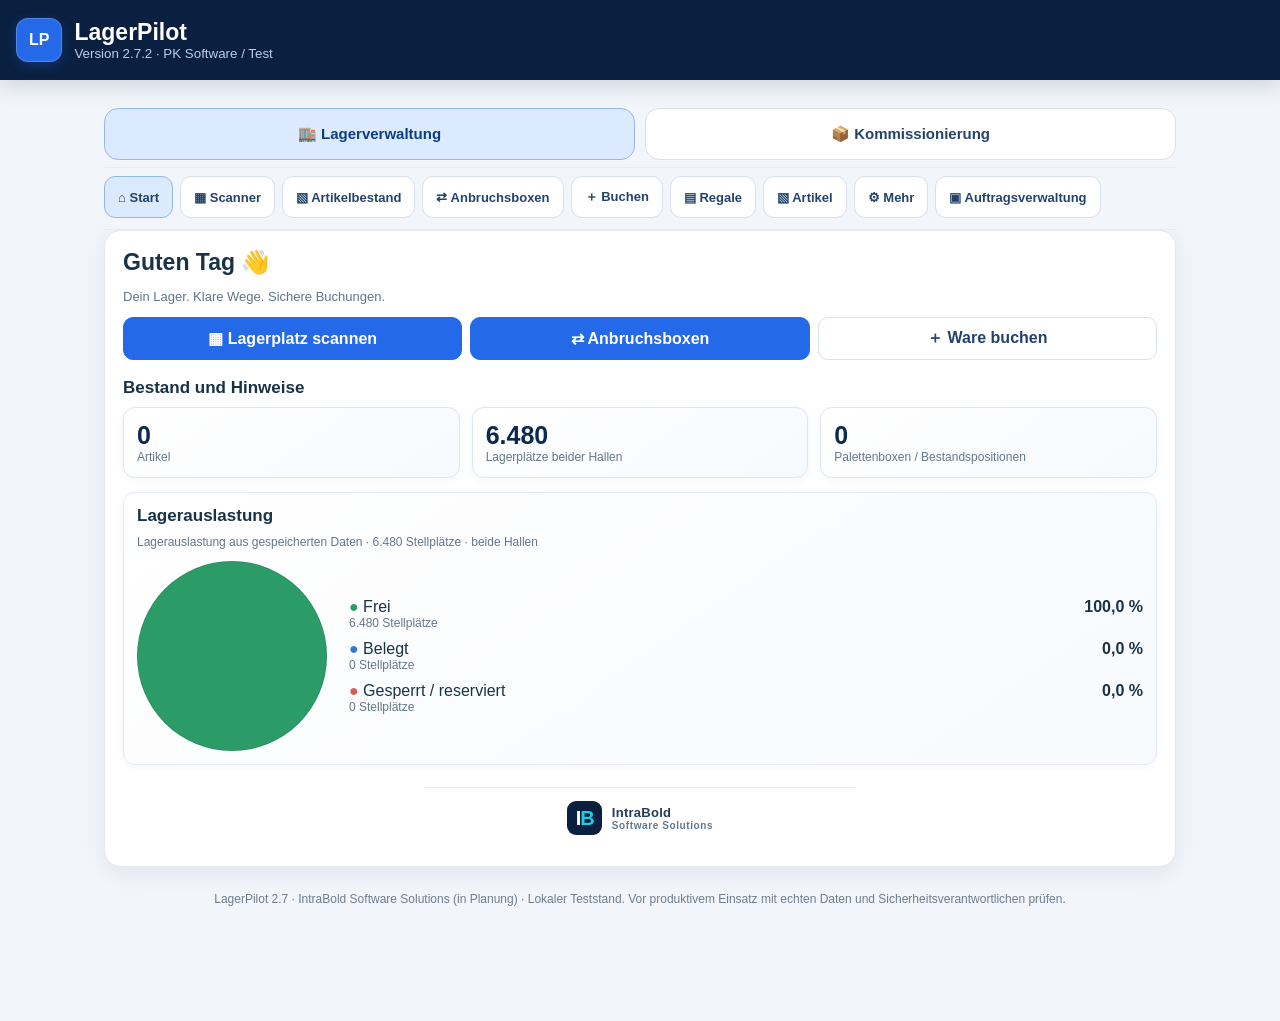
<file: test/index.html>
<!doctype html><html lang="de"><head><meta charset="utf-8"><meta name="viewport" content="width=device-width,initial-scale=1,viewport-fit=cover"><meta name="theme-color" content="#0b2040"><title>LagerPilot SA-12c – iPhone-Testumgebung</title><link rel="stylesheet" href="styles/01-basis.css">
<link rel="stylesheet" href="styles/02-auftraege.css">
<link rel="stylesheet" href="styles/03-design.css">
<link rel="stylesheet" href="styles/04-marke.css">
<link rel="stylesheet" href="styles/05-kommissionierung.css">
<link rel="stylesheet" href="styles/06-druck.css">
<link rel="stylesheet" href="styles/07-gewicht.css"></head><body><header><span class="mark">LP</span><div><strong>LagerPilot</strong><small>Version 2.7.2 · PK Software / Test</small></div></header><main><div id="simActiveBanner" class="warning hidden" role="status" style="margin-bottom:12px">🧪 <b>Testlager aktiv</b> – Artikelbestand und Regalansicht enthalten simulierte Daten. Buchungen verändern nur den tatsächlichen Datenbestand.</div><div id="storageLockBanner" class="error hidden" role="alert" style="margin-bottom:12px"><b>⛔ Speichern gesperrt – gespeicherte Daten konnten nicht geladen werden.</b><p id="storageLockReason"></p><button type="button" id="storageRawDownload" class="secondary">Rohdaten herunterladen</button><p class="sub">Bitte keine Browserdaten löschen. Eine gültige Sicherung kann unter „Mehr“ importiert werden.</p></div><div id="inventoryStaleBanner" class="warning hidden" role="status" aria-live="polite" style="margin-bottom:12px"><b>⚠️ Lagerdaten wurden in einem anderen Tab geändert.</b> Diese Ansicht zeigt möglicherweise veraltete Bestände. Bitte Seite neu laden, bevor du weiterarbeitest. <button type="button" id="inventoryReload" class="secondary">Jetzt neu laden</button></div><nav id="nav" aria-label="Hauptbereiche"><button type="button" data-area="warehouse">🏬 Lagerverwaltung</button><button type="button" data-area="picking">📦 Kommissionierung</button></nav><nav id="subnav" aria-label="Funktionen"><button data-tab="home">⌂ Start</button><button data-tab="scan">▦ Scanner</button><button data-tab="stock">▧ Artikelbestand</button><button data-tab="merge">⇄ Anbruchsboxen</button><button data-tab="book">＋ Buchen</button><button data-tab="racks">▤ Regale</button><button data-tab="articles">▧ Artikel</button><button data-tab="more">⚙ Mehr</button><button data-tab="pickAdmin">▣ Auftragsverwaltung</button><button data-tab="picking">▣ Meine Aufträge</button></nav>
<section id="pickAdmin"><h2>📋 Auftragsverwaltung · Test</h2><p class="warning">🧪 Aufträge und Zuteilungen werden derzeit nur lokal auf diesem Gerät gespeichert. Keine geräteübergreifende Übertragung.</p><div class="card"><h3>Mitarbeiterverwaltung (Test)</h3><p class="sub">Mitarbeiter einmal anlegen und für spätere Zuteilungen speichern – nur auf diesem Gerät.</p><div class="row"><input id="pickNewEmployee" placeholder="Name des Mitarbeiters"><button id="pickAddEmployee">＋ Mitarbeiter hinzufügen</button></div><div id="pickRoster"></div></div><h3>Kommissionierung im Überblick</h3><div id="pickOverview" class="grid lp-pick-summary" aria-live="polite"></div><h3>Geräte-Ampel und Mitarbeiter</h3><div id="pickPeople"></div><h3>Kommscheinvorschläge</h3><div class="scroll lp-pick-orders-wrap"><table class="lp-pick-orders-table"><thead><tr><th>Auftrag</th><th>Positionen</th><th>Status</th><th>Zuteilung</th></tr></thead><tbody id="pickOrders"></tbody></table></div><div class="actions" style="margin-top:12px"><button class="secondary" id="pickReset">Testdaten zurücksetzen</button></div><p class="sub">Grün = Test-Anmeldung auf diesem Gerät. Gelb = Anmeldung ohne aktuelle Aktivitätsbestätigung. Rot = abgemeldet. Eine echte Online-Ampel benötigt später Server und regelmäßige Geräte-Meldungen.</p></section><section id="picking"><h2>📦 Kommissionierung · Mitarbeiter</h2><p class="hint">Hier meldest du dich am Scanner an und bearbeitest deine zugeteilten Aufträge.</p><div class="card" style="margin-top:12px"><h3>Mitarbeiter / Gerät anmelden (Test)</h3><div class="grid"><div><label>Mitarbeiter auswählen</label><select id="pickEmployee"><option value="">Mitarbeiter wählen</option></select></div><div><label>Gerätekennung</label><input id="pickDevice" placeholder="z. B. Scanner 01"></div></div><div class="actions"><button id="pickLogin">Test-Anmeldung</button><button class="secondary" id="pickLogout">Abmelden</button></div><div id="pickCurrent" class="sub"></div></div><div class="card lp-worker" style="margin-top:12px"><div class="row" style="justify-content:space-between"><h3 style="margin:0">📦 Mein Kommissionierauftrag</h3><span class="pill">Mitarbeiteransicht · Test</span></div><div id="pickWorker" aria-live="polite"></div></div></section><div id="pickPrint" style="display:none" aria-hidden="true"></div><section id="home"><h2>Guten Tag 👋</h2><p class="muted">Dein Lager. Klare Wege. Sichere Buchungen.</p><div class="actions"><button data-tab="scan">▦ Lagerplatz scannen</button><button data-tab="merge">⇄ Anbruchsboxen</button><button data-tab="book" class="secondary">＋ Ware buchen</button></div><h3>Bestand und Hinweise</h3><div id="homeStats" class="grid"></div><div id="homeWarnings"></div><div class="card" style="margin-top:14px"><h3 style="margin-top:0">Lagerauslastung</h3><div id="homeOccupancy"></div></div><div class="ib-brand-mini" aria-label="IntraBold Software Solutions"><span class="ib-brand-symbol" aria-hidden="true"><b>I</b><b>B</b></span><span class="ib-brand-name">IntraBold <small>Software Solutions</small></span></div></section>
<section id="stock"><h2>Artikelbestand</h2><h3>Artikel suchen</h3><p id="demoStockHint" class="warning hidden">🧪 TESTBESTÄNDE – simulierte Mengen und Lagerplätze, keine echten Buchungen. Über „Regale“ ein- und ausschalten.</p><input id="search" placeholder="Artikelnummer, Bezeichnung oder Lagerplatz"><div class="actions" style="margin-top:10px"><button type="button" id="stockCamera" class="secondary">📷 Artikel scannen</button><button type="button" id="stockCameraStop" class="secondary hidden">Kamera stoppen</button></div><div id="stockCameraBox" class="scanner"></div><div id="stockScanMessage" class="status"></div><div class="hint">Tippe einen Artikel an, um alle Lagerorte und Mengen in beiden Hallen zu sehen.</div><div id="searchDetails" class="card hidden"></div><div class="scroll"><table><thead><tr><th>Artikel</th><th>Bestand (Stück / Pack)</th><th>Stellplätze</th><th>Aktion</th></tr></thead><tbody id="stockList"></tbody></table></div></section>
<section id="scan"><h2>QR- und Barcodescanner</h2><p class="hint">Lagerplatz-QRs werden als Platzcode erkannt oder einmalig einem Platz zugeordnet. Artikelbarcodes lassen sich im Artikelstamm hinterlegen.</p><label>QR-/Barcode</label><input id="scanInput" placeholder="z. B. H4B-3-42 oder Artikelbarcode"><div class="actions" style="margin-top:10px"><button id="scanLookup">Erkennen</button><button id="scanCamera" class="secondary">📷 Kamera starten</button><button id="scanStop" class="secondary">Kamera stoppen</button></div><div id="cameraBox" class="scanner"></div><div id="scanResult" class="status"></div><div id="scanMap" class="hidden"><label>Unbekannten QR-Code einem Lagerplatz zuordnen</label><select id="scanMapPlace"></select><button id="scanMapSave">Zuordnung speichern</button></div></section>
<section id="merge"><h2>Anbruchsboxen zusammenführen</h2><p class="hint">Kleine Restmengen werden in passende Boxen desselben Artikels umgelagert. Gesperrte/reservierte Boxen sind ausgeschlossen. Bei fehlenden Traglastdaten erfolgt keine automatische Freigabe.</p><button id="mergeRefresh">Vorschläge aktualisieren</button><div id="mergeList"></div><h3>Umlagerung per Kamera</h3><p class="hint">Schritt 1: Quellplatz scannen. Schritt 2: Zum Zielplatz fahren und Zielplatz scannen. Erst nach der tatsächlichen Umlagerung bestätigen – vorher wird kein Bestand verändert.</p><div class="actions"><button type="button" id="mergeGuidedStart">📷 Geführten Scan starten</button></div><p id="mergeGuidedStatus" class="status" role="status">Bereit für Quellplatz-Scan.</p><h3>Umlagerung bestätigen</h3><div class="grid"><div><label>Quellplatz</label><input id="mergeFrom" placeholder="QR scannen oder Platzcode"><button type="button" id="mergeScanFrom" class="secondary" style="margin-top:6px">📷 Quellplatz scannen</button></div><div><label>Zielplatz</label><input id="mergeTo" placeholder="QR scannen oder Platzcode"><button type="button" id="mergeScanTo" class="secondary" style="margin-top:6px">📷 Zielplatz scannen</button></div><div><label>Artikel</label><select id="mergeArticle"></select></div><div><label>Menge (P oder STK)</label><input id="mergeQty" type="number" min="1" step="1"></div></div><div id="mergeCameraBox" class="scanner"></div><div class="actions"><button type="button" id="mergeScanStop" class="secondary hidden">Kamera stoppen</button></div><p id="mergeScanMessage" class="status" role="status"></p><p id="mergeCheck" class="status"></p><div class="actions"><button id="mergeValidate" class="secondary">Prüfen</button><button id="mergeConfirm">Umlagerung bestätigen</button><button id="mergeCancel" class="secondary">Abbrechen</button></div></section>
<section id="book"><h2>Warenbewegungen</h2><p class="hint">Menge vom Produktionszettel in Stück eingeben. Bei Packartikeln wird automatisch in ganze Pack umgerechnet. Jede bestätigte Buchung wird protokolliert.</p><div class="grid"><div><label>Vorgang</label><select id="bookAction"><option value="in">Wareneingang</option><option value="out">Warenausgang</option><option value="move">Umlagerung</option><option value="qsMove">Zur Qualitätsprüfung umlagern</option><option value="correct">Bestandskorrektur (+/−)</option></select></div><div><label>Artikel</label><select id="bookArticle"></select></div><div><label>Quell-/Zielplatz</label><input id="bookPlace" placeholder="z. B. 3-42"><button type="button" id="bookPlaceCamera" class="secondary">📷 Quell-/Zielplatz scannen</button></div><div id="bookTargetWrap" class="hidden"><label>Zielplatz</label><input id="bookTarget" placeholder="z. B. H4A-4-83"><button type="button" id="bookTargetCamera" class="secondary">📷 Zielplatz scannen</button></div><div id="bookCameraBox" class="scanner"></div><button type="button" id="bookCameraStop" class="secondary hidden">Kamera stoppen</button><div id="bookScanMessage" class="status"></div><div><label>Menge (Stück)</label><input id="bookQty" type="number" step="1" value="1"><div id="bookPackPreview" class="hint">Artikel auswählen, um Pack umzurechnen.</div></div><div><label>Grund / Bemerkung</label><input id="bookNote" placeholder="Optional, bei Korrektur Pflicht"></div></div><button id="bookSubmit" style="margin-top:12px;width:100%">Buchung prüfen und bestätigen</button><div id="bookMessage" class="status"></div></section>
<section id="racks"><h2>Regalübersicht</h2><p class="muted">Halle 4A: 22 Regale · Halle 4B: 18 Regale · 18 Türme je Regal · 9 Plätze je Turm (8 Fächer + Boden). Grün = frei, Blau = belegt, Orange = gesperrt/reserviert.</p><div class="grid"><div><label>Halle</label><select id="hallSelect"><option value="H4B">Halle 4B</option><option value="H4A">Halle 4A</option></select></div><div><label>Regal</label><select id="rackSelect"></select></div><div><label>Lagerplatz direkt öffnen</label><input id="rackSearch" placeholder="z. B. H4A-4-83"><button type="button" id="rackCamera" class="secondary">📷 Lagerplatz scannen</button><button type="button" id="rackCameraStop" class="secondary hidden">Kamera stoppen</button><div id="rackCameraBox" class="scanner"></div><div id="rackScanMessage" class="status"></div></div></div><div class="actions" style="margin:10px 0"><button id="rackFind" class="secondary">Platz öffnen</button><button id="rackInit" class="secondary">Fehlende Plätze beider Hallen anlegen</button></div><div id="rackInfo" class="status"></div><div class="scroll"><div id="rackGrid" class="rack"></div></div><div class="card" id="simulationPanel" style="margin-top:14px;border:2px dashed #9b7bd7"><h3 style="margin-top:0">🧪 Regal-Simulation – nur Test</h3><p class="muted">Verteilt die Artikel aus deinen drei Listen auf die Regale beider Hallen. Klicke auf einen Platz, um weitere Plätze desselben Artikels und die Gesamtmenge zu sehen. Reine Testdaten – keine Traglastfreigabe.</p><div class="grid"><div><label>Belegung der Plätze</label><select id="simLevel"><option value="25">25 % belegt</option><option value="50">50 % belegt</option><option value="75">75 % belegt</option><option value="90">90 % belegt</option><option value="100">100 % belegt</option></select></div><div><label>Reservierte/gesperrte Plätze</label><select id="simReserved"><option value="0">0 %</option><option value="5" selected>5 %</option><option value="10">10 %</option><option value="20">20 %</option></select></div></div><div class="actions" style="margin-top:10px"><button id="simStart">🧪 Testlager anzeigen</button><button id="simStop" class="secondary">Simulation beenden</button></div><div id="simMessage" class="status"></div></div><h3>Lagerplatzdetails</h3><div id="placeDetail" class="card">Wähle einen Lagerplatz.</div></section>
<section id="articles"><h2>Artikelverwaltung</h2><p class="hint">Artikelnummer, Barcode, Einheit, Packinhalt, Gewicht je Pack und maximale Boxkapazität sind die Grundlage für alle Berechnungen.</p><p id="aModeHint" class="hint hidden"></p><div class="grid"><div><label>Artikelbezeichnung</label><input id="aName" maxlength="150"></div><div><label>Artikelnummer</label><input id="aCode" maxlength="64"></div><div><label>Barcode (optional)</label><input id="aBarcode" maxlength="64"><button type="button" id="aBarcodeCamera" class="secondary" style="margin-top:6px">📷 Barcode scannen</button><button type="button" id="aBarcodeStop" class="secondary" style="margin-top:6px">Kamera stoppen</button><div id="articleCameraBox" class="scanner"></div><div id="articleScanMessage" class="status"></div></div><div><label>Bucheinheit</label><select id="aUnit"><option value="P">Pack (P)</option><option value="STK">Stück (STK)</option></select></div><div><label>Stück pro Pack</label><input id="aPack" type="number" min="1" step="1" value="1"></div><div><label>Gewicht pro Pack (kg)</label><input id="aWeight" type="number" min="0" step="0.001" placeholder="Unbekannt"></div><div><label>Max. Packs/Stück je Box</label><input id="aMax" type="number" min="1" step="1" placeholder="Unbekannt"></div><div><label>Mindestbestand (Bucheinheit)</label><input id="aMin" type="number" min="0" step="1" placeholder="Optional"></div></div><div class="actions" style="margin-top:12px"><button id="aSave">Artikel speichern</button><button id="aClear" class="secondary">Eingabe leeren</button></div><div id="aMessage" class="status"></div><h3>Artikelstamm</h3><p id="demoArticleHint" class="hint hidden">🧪 DEMO-ARTIKEL: Nur Ansicht. Zum Bearbeiten echte Artikel anlegen.</p><div class="scroll"><table><thead><tr><th>Artikel</th><th>Einheit</th><th>Pack</th><th>Gewicht</th><th>Aktion</th></tr></thead><tbody id="articleRows"></tbody></table></div></section>
<section id="inventory"><button class="secondary" data-tab="more" style="margin-bottom:12px">← Zurück zu Mehr</button><h2>Blindinventur</h2><p class="hint">Der Sollbestand bleibt bis zur Eingabe und Prüfung der Zählmenge verborgen. Die Zählung verändert den Bestand erst nach gesonderter Buchungsbestätigung.</p><div class="grid"><div><label>Lagerplatz</label><input id="invPlace" placeholder="z. B. 3-42"><button type="button" id="invPlaceCamera" class="secondary">📷 Lagerplatz scannen</button></div><div><label>Artikel</label><select id="invArticle"></select><button type="button" id="invArticleCamera" class="secondary">📷 Artikel scannen</button><button type="button" id="invCameraStop" class="secondary hidden">Kamera stoppen</button><div id="invCameraBox" class="scanner"></div><div id="invScanMessage" class="status"></div></div><div><label>Gezählte Menge (Stück)</label><input id="invQty" type="number" min="0" step="1"><div id="invPackPreview" class="hint">Stückzahl vom Zählzettel eingeben.</div></div></div><button id="invCompare" style="margin-top:12px">Zählung abschließen und vergleichen</button><div id="invResult" class="status"></div><div class="actions"><button id="invCommit" class="hidden">Zählung protokollieren</button><button id="invReset" class="secondary">Neue Zählung</button></div></section>
<section id="more"><h2>Mehr · Sicherheit & Daten</h2><div class="card"><h3 style="margin-top:0">Über LagerPilot</h3><div class="ib-brand-full" role="img" aria-label="IntraBold Software Solutions – Firmenlogo mit Hochregal"><div class="ib-brand-full-top"><span class="ib-brand-symbol ib-brand-symbol-large" aria-hidden="true"><b>I</b><b>B</b></span><svg class="ib-rack" viewBox="0 0 176 92" aria-hidden="true"><g stroke="#22d4e4" stroke-width="3" fill="none"><path d="M6 9V85M37 9V85M68 9V85M99 9V85M130 9V85M161 9V85"/><path d="M6 9H161M6 85H161"/></g><g stroke="#efb64c" stroke-width="5"><path d="M6 29H161M6 49H161M6 69H161"/></g><g fill="#547a95"><rect x="11" y="12" width="20" height="14" rx="2"/><rect x="42" y="12" width="20" height="14" rx="2"/><rect x="73" y="12" width="20" height="14" rx="2"/><rect x="104" y="12" width="20" height="14" rx="2"/><rect x="135" y="12" width="20" height="14" rx="2"/><rect x="11" y="32" width="20" height="14" rx="2"/><rect x="42" y="32" width="20" height="14" rx="2"/><rect x="104" y="32" width="20" height="14" rx="2"/><rect x="135" y="32" width="20" height="14" rx="2"/><rect x="11" y="52" width="20" height="14" rx="2"/><rect x="42" y="52" width="20" height="14" rx="2"/><rect x="104" y="52" width="20" height="14" rx="2"/><rect x="135" y="52" width="20" height="14" rx="2"/></g><path d="M84 6V87" stroke="#f1f5fa" stroke-width="5"/><rect x="77" y="43" width="14" height="18" rx="2" fill="#15c7df"/></svg></div><div class="ib-full-wordmark">INTRA<span>BOLD</span></div><div class="ib-full-sub">SOFTWARE SOLUTIONS</div></div><p class="muted" style="text-align:center">LagerPilot · ein Softwareprojekt von IntraBold Software Solutions (geplanter Firmenname).</p></div><div class="card" style="margin:12px 0"><h3 style="margin-top:0">☑ Inventur</h3><p class="muted">Blindinventur durchführen: erst zählen, dann Sollbestand vergleichen und Differenz bestätigen.</p><button data-tab="inventory">Inventur öffnen</button></div><div class="warning"><strong>Traglasten:</strong> Bekannte Fachlast: 800 kg bei einem Palettenplatz pro Ebene. Feldlast, Palettentragfähigkeit und Leergewichte müssen vor belastungsabhängigen Freigaben hinterlegt und geprüft werden. Ohne diese Daten keine automatische Freigabe.</div><h3>Gewichtsparameter</h3><p class="hint">Vor der ersten Einlagerung alle vier Traglastwerte anhand der Herstellerangaben eintragen. Unbekannte Werte nicht schätzen: Buchungen bleiben bis zur vollständigen Konfiguration gesperrt.</p><div class="grid"><div><label>Fachlast (kg)</label><input id="cfgShelf" type="number" min="1" placeholder="Traglast laut Hersteller eintragen"></div><div><label>Feldlast (kg, optional)</label><input id="cfgBay" type="number" min="1" placeholder="Noch unbekannt"></div><div><label>Palettentragfähigkeit (kg)</label><input id="cfgPalletMax" type="number" min="1" placeholder="Noch unbekannt"></div><div><label>Leergewicht Palette + Box (kg)</label><input id="cfgTare" type="number" min="0" step="0.1" placeholder="Noch unbekannt"></div></div><button id="cfgSave" class="secondary" style="margin-top:10px">Parameter speichern</button><p id="cfgMessage" class="status"></p><h3>Stellplatz sperren / reservieren</h3><div class="grid"><div><label>Lagerplatz</label><input id="lockPlace" placeholder="z. B. 3-42"></div><div><label>Status</label><select id="lockStatus"><option value="free">Freigeben</option><option value="locked">Gesperrt</option><option value="reserved">Für Auftrag reserviert</option><option value="fixed">Fester Mischpalettenplatz</option></select></div><div><label>Grund / Auftragsnummer</label><input id="lockReason" placeholder="Optional"></div></div><button id="lockSave" class="secondary" style="margin-top:10px">Status speichern</button><p id="lockMessage" class="status"></p><h3>Datensicherung</h3><div id="backupSummary" class="card"></div><p class="hint">Daten liegen lokal auf diesem Gerät und in diesem Browser. Vor Updates immer JSON exportieren. Keine Mehrgerätesynchronisation.</p><div class="actions"><button id="jsonExport">JSON-Sicherung herunterladen</button><button id="csvExport" class="secondary">Bestand als CSV</button></div><label>JSON-Sicherung importieren</label><input id="jsonImport" type="file" accept=".json,application/json"><p id="backupMessage" class="status"></p><h3>Buchungshistorie</h3><div class="grid"><div><label>Historie durchsuchen</label><input id="historySearch" placeholder="Artikel, Lagerplatz, Vorgang"></div><div><label>Vorgang</label><select id="historyType"><option value="">Alle Vorgänge</option><option value="Wareneingang">Wareneingang</option><option value="Warenausgang">Warenausgang</option><option value="Umlagerung">Umlagerung</option><option value="Korrektur">Korrektur</option><option value="Blindinventur">Blindinventur</option></select></div></div><div id="history"></div><h3>Inventurprotokolle</h3><div id="invHistory"></div></section><footer>LagerPilot 2.7 · IntraBold Software Solutions (in Planung) · Lokaler Teststand. Vor produktivem Einsatz mit echten Daten und Sicherheitsverantwortlichen prüfen.</footer></main>
<script>
'use strict';
// Separate browser storage for the iPhone test environment.
const localStorage={getItem:k=>window.localStorage.getItem("lagerpilot_iphone_test::"+k),setItem:(k,v)=>window.localStorage.setItem("lagerpilot_iphone_test::"+k,v),removeItem:k=>window.localStorage.removeItem("lagerpilot_iphone_test::"+k)};
const KEY='lagerpilot_v2_7',PREV='lagerpilot_v2_6',OLD='lagerpilot_demo_v1', $=id=>document.getElementById(id);
const esc=s=>String(s??'').replace(/[&<>"']/g,c=>({'&':'&amp;','<':'&lt;','>':'&gt;','"':'&quot;',"'":'&#39;'}[c]));
const integer=n=>Number.isSafeInteger(n);const id=()=>globalThis.crypto?.randomUUID?.()||('box-'+Date.now()+'-'+Math.random().toString(36).slice(2));
const defaultCfg=()=>({shelf:800,bay:null,palletMax:null,tare:null});
const empty=()=>({schema:27,places:{},items:[],boxes:[],history:[],inventoryLogs:[],qrMap:{},config:{...defaultCfg(),shelf:null},legacyOrders:[]});
function migrate(old){const n=empty();const legacyNotes=[];if((old.history||[]).length>2999)legacyNotes.push('Historie auf 3.000 Einträge inklusive Migrationshinweisen begrenzt');n.history=[...(old.history||[])].map(x=>({at:new Date().toISOString(),text:String(x)})).slice(0,2999);n.legacyOrders=old.orders||[];for(const [p,locked] of Object.entries(old.places||{}))n.places[p]={status:locked?'locked':'free',reason:'',legacy:true};let invalidMinimums=0;for(const a of old.items||[]){if(a.minStock!==null&&a.minStock!==undefined&&(!Number.isSafeInteger(a.minStock)||a.minStock<0))invalidMinimums++;n.items.push({code:a.code,name:a.name,barcode:a.code,unit:'STK',pack:1,weight:null,max:null,min:Number.isSafeInteger(a.minStock)&&a.minStock>=0?a.minStock:null,buy:a.buy,sell:a.sell});for(const [p,q] of Object.entries(a.locations||{})){const qty=q.available+q.blocked;if(qty>0)n.boxes.push({id:id(),place:p,code:a.code,qty,blocked:q.blocked||0,legacy:true});}}n.history.unshift({at:new Date().toISOString(),text:'Kopie der Daten aus LagerPilot 2.5 übernommen; alte Daten unverändert'});if(invalidMinimums)legacyNotes.push(invalidMinimums+' ungültige Mindestbestände zurückgesetzt');if(legacyNotes.length){n.history.unshift({at:new Date().toISOString(),text:'Migration: '+legacyNotes.join('; ')});n.history=n.history.slice(0,3000);}return n;}
function valid(s){if(!s||s.schema!==27||!s.places||!Array.isArray(s.items)||!Array.isArray(s.boxes)||!Array.isArray(s.history)||!s.config||!s.qrMap||typeof s.qrMap!=='object'||Array.isArray(s.qrMap)||Array.isArray(s.places))return false;const codes=new Set();for(const a of s.items){if(!a.code||!a.name||codes.has(a.code)||!['P','STK'].includes(a.unit)||!integer(a.pack)||a.pack<1||a.max!==null&&(!integer(a.max)||a.max<1)||a.weight!==null&&(!Number.isFinite(a.weight)||a.weight<0))return false;codes.add(a.code);}const ids=new Set();for(const b of s.boxes){if(!b.id||ids.has(b.id)||!Object.hasOwn(s.places,b.place)||!codes.has(b.code)||!integer(b.qty)||b.qty<0||!integer(b.blocked||0)||b.blocked<0||b.blocked>b.qty)return false;ids.add(b.id);}for(const [p,v] of Object.entries(s.places))if(!p||!v||!['free','locked','reserved','fixed'].includes(v.status))return false;if(!Array.isArray(s.inventoryLogs||[])||!s.history.every(h=>h&&typeof h.text==='string'&&typeof h.at==='string')||!(s.inventoryLogs||[]).every(h=>h&&typeof h==='object'&&typeof h.at==='string'&&typeof h.code==='string'&&typeof h.place==='string'&&Number.isSafeInteger(h.before)&&Number.isSafeInteger(h.count)&&h.before>=0&&h.count>=0))return false;if(!s.config||typeof s.config!=='object'||Array.isArray(s.config))return false;for(const key of ['shelf','bay','palletMax','tare']){const v=s.config[key];if(v!==null&&(typeof v!=='number'||!Number.isFinite(v)||v<0))return false;}if(s.history.length>3000||(s.inventoryLogs||[]).length>10000)return false;for(const a of s.items){if(a.min!==null&&a.min!==undefined&&(!Number.isSafeInteger(a.min)||a.min<0))return false;}const boxPairs=new Set();for(const b of s.boxes){const pair=JSON.stringify([b.place,b.code]);if(boxPairs.has(pair))return false;boxPairs.add(pair);}if(!Object.entries(s.qrMap).every(([code,place])=>typeof code==='string'&&code.length>0&&!['__proto__','constructor','prototype','toString','hasOwnProperty'].includes(code)&&typeof place==='string'&&Object.hasOwn(s.places,place)))return false;return true;}
 function canonicalPlace(p){const v=String(p||'').trim().toUpperCase();const m=/^(?:(H4A|H4B)-)?(\d{1,2})-(\d{1,3})$/.exec(v);if(!m)return null;const hall=m[1]||'H4B',r=Number(m[2]),n=Number(m[3]);if(r<1||r>(hall==='H4A'?22:18)||n<1||n>162)return null;return `${hall}-${r}-${n}`;}
function normalizeOldBoxes(x,notes){const seen=new Map(),merged=[];let count=0;const mergedKeys=new Set();for(const b of x.boxes){const key=JSON.stringify([b.place,b.code]);if(!seen.has(key)){seen.set(key,b);merged.push(b);continue;}const prior=seen.get(key);if(!Number.isSafeInteger(prior.qty)||!Number.isSafeInteger(b.qty)||!Number.isSafeInteger(prior.blocked??0)||!Number.isSafeInteger(b.blocked??0)||prior.qty<0||b.qty<0||prior.blocked<0||b.blocked<0||prior.blocked>prior.qty||b.blocked>b.qty)throw Error('Doppelte Boxen enthalten ungültige Mengen; bitte Originaldaten prüfen.');const qty=prior.qty+b.qty,blocked=(prior.blocked||0)+(b.blocked||0);if(!Number.isSafeInteger(qty)||!Number.isSafeInteger(blocked))throw Error('Doppelte Boxen überschreiten den sicheren Zahlenbereich.');const qsFields=['qsReason','qsBy','qsSince'];for(const field of qsFields){const values=[prior,b].filter(box=>box.blocked>0).map(box=>box[field]).filter(v=>typeof v==='string'&&v.trim());const unique=[...new Set(values.flatMap(v=>v.split(' | ')))];if(unique.length)prior[field]=unique.join(' | ');}prior.qty=qty;prior.blocked=blocked;count++;mergedKeys.add(key);}x.boxes=merged;if(count)notes.push(count+' doppelte Box(en) zusammengeführt; QS-Angaben gesperrter Boxen zusammengeführt (mehrere Werte mit | getrennt)');return mergedKeys;}
function normalizeOld27(x){if(x.history!==undefined&&!Array.isArray(x.history)||x.inventoryLogs!==undefined&&!Array.isArray(x.inventoryLogs))throw Error('Alte Sicherung: Verlauf oder Inventurprotokolle ungültig.');const notes=[];const cfg=x.config&&typeof x.config==='object'&&!Array.isArray(x.config)?x.config:{};const missing=['shelf','bay','palletMax','tare'].filter(k=>!Object.hasOwn(cfg,k));if(missing.length)notes.push('Konfiguration ergänzt: '+missing.join(', '));x.config={...defaultCfg(),...cfg};if((x.history||[]).length>3000)notes.push('Historie auf 3.000 Einträge begrenzt');if((x.inventoryLogs||[]).length>10000)notes.push('Inventurprotokolle auf 10.000 Einträge begrenzt');x.history=(x.history||[]).slice(0,3000);x.inventoryLogs=(x.inventoryLogs||[]).slice(0,10000);let mins=0;for(const a of x.items){if(a.min!==null&&a.min!==undefined&&(!Number.isSafeInteger(a.min)||a.min<0)){a.min=null;mins++;}}if(mins)notes.push(mins+' ungültige Mindestbestände zurückgesetzt');const reserved=new Set(['__proto__','constructor','prototype','toString','hasOwnProperty']);const entries=Object.entries(x.qrMap||{}),removed=entries.filter(([k])=>reserved.has(k)).length;x.qrMap=Object.fromEntries(entries.filter(([k])=>!reserved.has(k)));if(removed)notes.push(removed+' reservierte QR-Zuordnungen entfernt');const merged=normalizeOldBoxes(x,notes);if(merged.size){let over=0,missingLoad=0;for(const box of x.boxes){if(!merged.has(JSON.stringify([box.place,box.code])))continue;const article=x.items.find(a=>a.code===box.code);if(!article)continue;const maxExceeded=Number.isFinite(article.max)&&box.qty>article.max;const weightKnown=Number.isFinite(article.weight)&&Number.isFinite(x.config.tare);const weight=weightKnown?box.qty*article.weight+x.config.tare:null;const shelfExceeded=weightKnown&&Number.isFinite(x.config.shelf)&&weight>x.config.shelf;const palletExceeded=weightKnown&&Number.isFinite(x.config.palletMax)&&weight>x.config.palletMax;const bayExceeded=weightKnown&&Number.isFinite(x.config.bay)&&weight>x.config.bay;if(maxExceeded||shelfExceeded||palletExceeded||bayExceeded)over++;if(!weightKnown||!Number.isFinite(x.config.shelf)||!Number.isFinite(x.config.palletMax)||!Number.isFinite(x.config.bay))missingLoad++;}if(over)notes.push('WARNUNG: '+over+' zusammengeführte Box(en) überschreiten Artikelkapazität, Fachlast, Palettentragfähigkeit oder Feldlast; bitte prüfen');if(missingLoad)notes.push('WARNUNG: Lastprüfung bei '+missingLoad+' zusammengeführten Box(en) nicht vollständig möglich, Lastdaten fehlen');}if(notes.length){x.history.unshift({at:new Date().toISOString(),text:'Migration: '+notes.join('; ')});x.history=x.history.slice(0,3000);}return x;}
 function upgrade26(data){if(data&&((data.history!==undefined&&data.history!==null&&!Array.isArray(data.history))||(data.inventoryLogs!==undefined&&data.inventoryLogs!==null&&!Array.isArray(data.inventoryLogs))))throw Error('Alte Sicherung: Verlauf oder Inventurprotokolle ungültig.');if(!data||!data.places||typeof data.places!=='object'||Array.isArray(data.places)||!Array.isArray(data.items)||!Array.isArray(data.boxes))throw Error('Alte Sicherung unvollständig oder Lagerplätze ungültig.');const x=structuredClone(data);x.schema=27;const places={};for(const [key,value] of Object.entries(x.places)){const p=canonicalPlace(key);if(!p||places[p])throw Error('Ungültiger oder doppelter alter Lagerplatz: '+key);places[p]=value;}x.places=places;for(const b of x.boxes){const p=canonicalPlace(b.place);if(!p)throw Error('Ungültiger Lagerplatz in Box: '+b.place);b.place=p;}x.qrMap=Object.fromEntries(Object.entries(x.qrMap||{}).map(([k,v])=>[k,canonicalPlace(v)]));if(Object.values(x.qrMap).some(v=>!v))throw Error('Ungültige QR-Zuordnung.');x.inventoryLogs=(x.inventoryLogs||[]).map(l=>({...l,place:canonicalPlace(l.place)||l.place}));return normalizeOld27(x);}
 function allPlaces(s){for(const [hall,count] of [['H4A',22],['H4B',18]])for(let r=1;r<=count;r++)for(let n=1;n<=162;n++){const p=`${hall}-${r}-${n}`;if(!s.places[p])s.places[p]={status:'free',reason:''};}}
 let state,upgradeNote='',storageLocked=false,loadError='',inventoryStorageSnapshot=null;try{const raw=localStorage.getItem(KEY);if(raw){const v=JSON.parse(raw);if(!valid(v))throw Error('Aktueller Datenstand ungültig');state=v;}else{const prior=localStorage.getItem(PREV);if(prior){const old=JSON.parse(prior);if(old.schema!==26)throw Error('Unerwartete Vorgängerversion');state=upgrade26(old);upgradeNote='Daten aus Version 2.6 übernommen; alte Version bleibt unverändert.';const migrationInfo=state.history.find(h=>h.text.startsWith('Migration: '));if(migrationInfo)upgradeNote+=' '+migrationInfo.text;}else{const legacy=localStorage.getItem(OLD);state=legacy?upgrade26(migrate(JSON.parse(legacy))):empty();if(legacy){const migrationInfo=state.history.find(h=>h.text.startsWith('Migration: '));upgradeNote='Daten aus LagerPilot 2.5 übernommen; Original bleibt unverändert.'+(migrationInfo?' '+migrationInfo.text:'');}}}allPlaces(state);if(!valid(state))throw Error('Lagerdatenprüfung fehlgeschlagen');if(raw===null){const initial=JSON.stringify(state);if(localStorage.getItem(KEY)!==null)throw Error('Lagerdaten wurden parallel in einem anderen Tab angelegt. Bitte Seite neu laden.');localStorage.setItem(KEY,initial);}inventoryStorageSnapshot=localStorage.getItem(KEY);}catch(e){storageLocked=true;loadError=String(e.message||e);try{const bad=localStorage.getItem(KEY)||localStorage.getItem(PREV)||localStorage.getItem(OLD);if(bad)localStorage.setItem(KEY+'_quarantine',bad);}catch{}state=empty();allPlaces(state);alert('LagerPilot konnte die gespeicherten Daten nicht sicher laden. Speichern ist gesperrt, damit vorhandene Daten nicht überschrieben werden.');}
function persist(next){if(storageLocked)throw Error('Speichern gesperrt: '+loadError+'. Bitte Rohdaten sichern und den Fehler beheben.');if(!valid(next))throw Error('Datenprüfung fehlgeschlagen.');if(localStorage.getItem(KEY)!==inventoryStorageSnapshot)throw Error('Lagerdaten wurden in einem anderen Tab geändert. Deine Änderung wurde NICHT gespeichert. Bitte Seite neu laden, um Datenverlust zu vermeiden.');const raw=JSON.stringify(next);localStorage.setItem(KEY,raw);inventoryStorageSnapshot=raw;state=next;render();}
function transaction(fn){const next=structuredClone(state);fn(next);persist(next);}
function history(s,text){s.history.unshift({at:new Date().toISOString(),text});s.history=s.history.slice(0,3000);}
function fmt(n){return Number(n).toLocaleString('de-DE');}function article(code){return state.items.find(a=>a.code===code);}function boxesAt(place,code){return state.boxes.filter(b=>b.place===place&&(!code||b.code===code)&&b.qty>0);}function qty(code){return state.boxes.filter(b=>b.code===code).reduce((n,b)=>n+b.qty,0);}function pieces(a,q){return q*(a.unit==='P'?a.pack:1);}function stockUnits(a,n){if(a.unit==='P'){if(!Number.isSafeInteger(a.pack)||a.pack<1)return '<b>Stückzahl unbekannt</b><div class="sub">'+fmt(n)+' Pack · Packgröße nicht hinterlegt</div>';return '<b>'+fmt(pieces(a,n))+' Stück</b><div class="sub">'+fmt(n)+' Pack · '+fmt(a.pack)+' Stück/Pack</div>';}return '<b>'+fmt(n)+' '+esc(a.unit)+'</b><div class="sub">'+(a.pack>0?fmt(n/a.pack)+' Pack (rechnerisch)':'Packumrechnung nicht hinterlegt')+'</div>';}function status(place){return state.places[place]?.status;}function resolve(code){const raw=String(code||'').trim();const explicit=/^H4[AB]-\d{1,2}-\d{1,3}$/i.test(raw);const p=explicit?canonicalPlace(raw):null;if(p&&Object.hasOwn(state.places,p)&&Number(p.split('-')[2])<=162)return p;return Object.hasOwn(state.qrMap,raw)&&typeof state.qrMap[raw]==='string'&&Object.hasOwn(state.places,state.qrMap[raw])?state.qrMap[raw]:null;}
function safePlace(s,p){if(!Object.hasOwn(s.places,p))throw Error('Unbekannter Lagerplatz: '+p);if(s.places[p].status==='locked'||s.places[p].status==='reserved')throw Error('Lagerplatz gesperrt oder reserviert: '+p);}
function occupied(s,p){return s.boxes.filter(b=>b.place===p&&b.qty>0);}function freeFor(s,p,code){const other=occupied(s,p).filter(b=>b.code!==code);if(other.length&&s.places[p].status!=='fixed')throw Error('Standardplatz ist mit einem anderen Artikel belegt.');if(s.places[p].status==='fixed'&&other.length)throw Error('Mischpalettenplatz: Automatische Umlagerung gesperrt; manuelle Prüfung erforderlich.');}
function loadCheck(s,p,code,newQty){const a=s.items.find(x=>x.code===code);if(!a)throw Error('Artikel unbekannt.');if(a.max===null)throw Error('Boxkapazität fehlt – bitte im Artikelstamm hinterlegen.');if(newQty>a.max)throw Error('Boxkapazität überschritten ('+a.max+' '+a.unit+').');if(a.weight===null||s.config.shelf===null||s.config.tare===null||s.config.palletMax===null||s.config.bay===null)throw Error('Gewichts-/Traglastdaten unvollständig: Packgewicht, Fachlast, Leergewicht, Palettentragfähigkeit und Feldlast benötigt.');const boxWeight=newQty*a.weight+s.config.tare;if(boxWeight>s.config.shelf)throw Error('Fachlast von '+s.config.shelf+' kg überschritten.');if(boxWeight>s.config.palletMax)throw Error('Palettentragfähigkeit überschritten.');if(boxWeight>s.config.bay)throw Error('Feldlast überschritten.');return boxWeight;}
function checkTransfer(s,from,to,code,n){if(from===to)throw Error('Quelle und Ziel müssen verschieden sein.');safePlace(s,from);safePlace(s,to);if(!integer(n)||n<=0)throw Error('Positive ganze Menge eingeben.');const sources=occupied(s,from).filter(b=>b.code===code);if(sources.length!==1)throw Error('Quelle muss genau eine Box dieses Artikels enthalten.');const src=sources[0];if(src.blocked||s.places[from].status==='fixed')throw Error('Quelle ist gesperrt, reserviert oder Mischpalette.');if(src.qty<n)throw Error('Quellbestand reicht nicht.');freeFor(s,to,code);const targets=occupied(s,to);if(targets.length>1)throw Error('Ziel enthält mehrere Boxen – bitte manuell prüfen.');const dst=targets[0];if(dst&&dst.code!==code)throw Error('Ziel enthält einen anderen Artikel.');if(dst?.blocked)throw Error('Zielbox hat gesperrte Ware.');loadCheck(s,to,code,(dst?.qty||0)+n);return {src,dst};}
function commitTransfer(s,from,to,code,n){const {src,dst}=checkTransfer(s,from,to,code,n);src.qty-=n;if(dst)dst.qty+=n;else s.boxes.push({id:id(),place:to,code,qty:n,blocked:0});if(src.qty===0)s.boxes=s.boxes.filter(b=>b.id!==src.id);history(s,'Umlagerung · '+code+' · '+n+' '+s.items.find(a=>a.code===code).unit+' · '+from+' → '+to);}
function qsActor(){return (localStorage.getItem('lagerpilot_qs_actor')||'').trim();}
function qsRole(){return localStorage.getItem('lagerpilot_qs_role')||'mitarbeiter';}
function qsIdentity(){const name=qsActor();if(!name)throw Error('Bitte zuerst deinen Mitarbeiternamen in den Lagerplatzdetails eingeben.');return name;}
function qsRolePanel(){return '<div class="card" style="margin:10px 0"><b>QS-Bedienung (Test)</b><div class="sub">Name und Rolle gelten nur auf diesem Gerät; keine sichere Anmeldung.</div><label>Mitarbeitername</label><input id="qsActorInput" placeholder="Name eingeben" value="'+esc(qsActor())+'"><label>Testrolle</label><select id="qsRoleInput"><option value="mitarbeiter"'+(qsRole()==='mitarbeiter'?' selected':'')+'>Mitarbeiter</option><option value="qs"'+(qsRole()==='qs'?' selected':'')+'>QS / Lagerleitung</option></select><button type="button" class="secondary" data-qs-identity="1">Angaben übernehmen</button></div>';}
function commitQSTransfer(s,from,to,code,n,note){
 if(from===to)throw Error('Quelle und QS-Ziel müssen verschieden sein.');
 if(!note)throw Error('Für eine QS-Umlagerung ist ein Grund erforderlich.');
 const actor=qsIdentity();
 safePlace(s,from);safePlace(s,to);
 if(!integer(n)||n<=0)throw Error('Gültige Menge erforderlich.');
 const srcs=occupied(s,from).filter(b=>b.code===code);
 if(srcs.length!==1)throw Error('Quelle muss genau eine Palette dieses Artikels enthalten.');
 const src=srcs[0];
 if(src.qty!==n)throw Error('QS-Umlagerung nur für die vollständige Palette möglich.');
 if(occupied(s,to).length)throw Error('QS-Zielplatz muss leer sein.');
 if(s.places[to].status!=='free')throw Error('QS-Zielplatz ist nicht frei.');
 if(s.places[from].status==='fixed')throw Error('Mischpaletten bitte separat prüfen.');
 loadCheck(s,to,code,n);
 src.place=to;
 src.blocked=n;
 src.qsReason=note;
 src.qsBy=src.qsBy||actor;
 src.qsSince=src.qsSince||new Date().toISOString();
 history(s,'QS-Umlagerung · '+code+' · '+n+' '+s.items.find(a=>a.code===code).unit+' · '+from+' → '+to+' · '+note+' · durch '+actor);
}
function options(el,items){const prev=el.value;el.replaceChildren(...items.map(([v,l])=>{const o=document.createElement('option');o.value=v;o.textContent=l;return o;}));if(items.some(([v])=>v===prev))el.value=prev;}
function message(el,text,type='hint'){el.className=type;el.textContent=text;if(type==='success'){el.classList.add('lp-feedback-success');if(el.id&&/scan|camera/i.test(el.id))el.classList.add('lp-scan-success')}else if(type==='error'&&el.id&&/scan|camera/i.test(el.id))el.classList.add('lp-feedback-error','lp-scan-error');}
const PICK_AREA_TABS=new Set(['picking']);
let currentArea='warehouse';
function setArea(area,openDefault=true){
 currentArea=area==='picking'?'picking':'warehouse';
 document.querySelectorAll('#nav [data-area]').forEach(b=>{const active=b.dataset.area===currentArea;b.classList.toggle('lp-area-active',active);b.setAttribute('aria-pressed',String(active))});
 document.querySelectorAll('#subnav [data-tab]').forEach(b=>b.classList.toggle('hidden',(currentArea==='picking')!==PICK_AREA_TABS.has(b.dataset.tab)));
 if(openDefault)tab(currentArea==='picking'?'picking':'home');
}
document.querySelectorAll('#nav [data-area]').forEach(b=>b.addEventListener('click',()=>setArea(b.dataset.area)));
function tab(name){
 const area=PICK_AREA_TABS.has(name)?'picking':'warehouse';
 if(currentArea!==area)setArea(area,false);
 const owner={pickArticle:'picking',scanInput:'scan',stockSearch:'stock',aBarcode:'articles',bookPlace:'book',bookTarget:'book',mergeFrom:'merge',mergeTo:'merge',rackSearch:'racks',invPlace:'inventory',invArticle:'inventory'};
 if(scannerTarget&&owner[scannerTarget]!==name)stopCamera();
 document.querySelectorAll('section').forEach(x=>x.classList.toggle('active',x.id===name));
 document.querySelectorAll('#subnav [data-tab]').forEach(x=>x.classList.toggle('lp-subnav-active',x.dataset.tab===name));
 window.scrollTo({top:0,behavior:'smooth'});
 if(name==='merge')renderMerge();if(name==='racks')renderRack();
}
document.querySelectorAll('[data-tab]').forEach(b=>b.addEventListener('click',()=>tab(b.dataset.tab)));
function demoOverview(){if(!simulation)return null;const byCode=new Map(DEMO_ITEMS.map(a=>[a.code,{qty:0,places:0,locations:[]}]));let occupiedCount=0;for(const [hall,count] of [['H4A',22],['H4B',18]])for(let r=1;r<=count;r++)for(let n=1;n<=162;n++){const box=demoBox(`${hall}-${r}-${n}`);if(!box)continue;occupiedCount++;for(const line of box.lines){const entry=byCode.get(line.code);if(entry){entry.qty+=line.qty;entry.places++;entry.locations.push({place:box.place,qty:line.qty});}}}return {byCode,occupiedCount};}
function renderHomeOccupancy(){
 const counts={free:0,occupied:0,locked:0};
 for(const [hall,racks] of [['H4A',22],['H4B',18]])for(let r=1;r<=racks;r++)for(let n=1;n<=162;n++){
  const p=hall+'-'+r+'-'+n;
  if(simulation){const t=simType(p);if(t==='reserved'||t==='mixed')counts.locked++;else if(t==='occupied')counts.occupied++;else counts.free++;}
  else {const st=state.places[p]?.status,b=occupied(state,p);if(st==='locked'||st==='reserved'||st==='fixed'||b.some(x=>x.blocked>0))counts.locked++;else if(b.length)counts.occupied++;else counts.free++;}
 }
 const total=counts.free+counts.occupied+counts.locked;
 const pct=k=>(100*counts[k]/total).toFixed(1).replace('.',',');
 const f=100*counts.free/total,o=100*counts.occupied/total;
 const pie='conic-gradient(#2b9b68 0% '+f+'%,#3478cc '+f+'% '+(f+o)+'%,#d65b54 '+(f+o)+'% 100%)';
 $('homeOccupancy').innerHTML='<div class="sub" style="margin-bottom:12px">'+(simulation?'🧪 Simulierte Lagerauslastung':'Lagerauslastung aus gespeicherten Daten')+' · '+fmt(total)+' Stellplätze · beide Hallen</div><div style="display:flex;flex-wrap:wrap;align-items:center;justify-content:center;gap:22px"><div role="img" class="lp-chart-animate" aria-label="Frei '+pct('free')+' Prozent, belegt '+pct('occupied')+' Prozent, gesperrt '+pct('locked')+' Prozent" style="width:190px;height:190px;flex:0 0 190px;border-radius:50%;background:'+pie+';box-shadow:inset 0 0 0 1px #0001"></div><div style="min-width:180px;flex:1"><div style="margin-bottom:10px"><span style="color:#2b9b68">●</span> Frei <b style="float:right">'+pct('free')+' %</b><div class="sub">'+fmt(counts.free)+' Stellplätze</div></div><div style="margin-bottom:10px"><span style="color:#3478cc">●</span> Belegt <b style="float:right">'+pct('occupied')+' %</b><div class="sub">'+fmt(counts.occupied)+' Stellplätze</div></div><div><span style="color:#d65b54">●</span> Gesperrt / reserviert <b style="float:right">'+pct('locked')+' %</b><div class="sub">'+fmt(counts.locked)+' Stellplätze</div></div></div></div>';
}
function render(){$('simActiveBanner').classList.toggle('hidden',!simulation);const banner=$('storageLockBanner');banner.classList.toggle('hidden',!(storageLocked||pickStorageLocked));if(storageLocked||pickStorageLocked)$('storageLockReason').textContent=[storageLocked?loadError:'',pickStorageLocked?pickStorageError:''].filter(Boolean).join(' ');const legacy=Object.keys(state.places).filter(p=>Number(p.split('-')[2])>162),demo=demoOverview(),arr=demo?DEMO_ITEMS.map(a=>[a,demo.byCode.get(a.code).qty]):state.items.map(a=>[a,qty(a.code)]);$('demoStockHint').classList.toggle('hidden',!demo);$('demoArticleHint').classList.toggle('hidden',!demo);$('homeStats').innerHTML=`<div class="card"><div class="big">${fmt(arr.length)}</div><div class="sub">${demo?'🧪 Demo-Artikel':'Artikel'}</div></div><div class="card"><div class="big">${fmt(Object.keys(state.places).length)}</div><div class="sub">Lagerplätze beider Hallen</div></div><div class="card"><div class="big">${fmt(demo?demo.occupiedCount:state.boxes.filter(b=>b.qty>0).length)}</div><div class="sub">${demo?'🧪 Simuliert belegte Plätze':'Palettenboxen / Bestandspositionen'}</div></div>`;renderHomeOccupancy();const issues=demo?[]:arr.filter(([a,q])=>a.min!==null&&q<a.min);$('homeWarnings').innerHTML=(issues.length?'<div class="warning">⚠ '+issues.length+' Artikel unter Mindestbestand</div>':'')+(legacy.length?'<div class="warning">⚠ '+legacy.length+' alte Stellplätze über Nr. 144 vorhanden. Nicht gelöscht – bitte QR-Codes und Bestände prüfen.</div>':'');const q=$('search').value.toLowerCase();$('stockList').innerHTML=arr.filter(([a])=>(a.name+' '+a.code+' '+(demo?demo.byCode.get(a.code).locations:state.boxes.filter(b=>b.code===a.code)).map(b=>b.place).join(' ')).toLowerCase().includes(q)).map(([a,n])=>`<tr><td><b>${esc(a.name)}</b><div class="sub">${esc(a.code)}${demo?' · 🧪 DEMO':''}</div></td><td>${stockUnits(a,n)}${demo?'<div class="sub">🧪 Testbestand</div>':''}</td><td>${demo?demo.byCode.get(a.code).places:new Set(state.boxes.filter(b=>b.code===a.code&&b.qty>0).map(b=>b.place)).size}</td><td><button class="secondary" data-stock-code="${esc(a.code)}">Orte</button></td></tr>`).join('')||'<tr><td colspan="4">Keine Artikel</td></tr>';
const sel=state.items.map(a=>[a.code,a.name+' ('+a.code+') · '+a.unit]);['bookArticle','mergeArticle','invArticle'].forEach(k=>options($(k),sel));options($('scanMapPlace'),Object.keys(state.places).sort(natural).map(p=>[p,p]));updateRackOptions();updateBookPackPreview();$('articleRows').innerHTML=(demo?DEMO_ITEMS:state.items).map(a=>`<tr><td><b>${esc(a.name)}</b><div class="sub">${esc(a.code)}${demo?' · 🧪 DEMO':''}</div></td><td>${a.unit}</td><td>${demo?'Testartikel':a.pack+' STK/P · max '+(a.max??'?')}</td><td>${demo?'–':(a.weight??'?')+' kg/P'}</td><td>${demo?'<span class="tag">Nur Ansicht</span>':'<button class="secondary" data-edit="'+esc(a.code)+'">Bearbeiten</button>'}</td></tr>`).join('');renderHistory();$('invHistory').innerHTML=(state.inventoryLogs||[]).slice(0,30).map(h=>`<div class="entry">${esc(h.at)} · ${esc(h.code)} · ${esc(h.place)} · ${esc(h.before)} → ${esc(h.count)}</div>`).join('')||'<p class="muted">Noch keine Inventur.</p>';['cfgShelf','cfgBay','cfgPalletMax','cfgTare'].forEach((k,i)=>{const v=state.config[['shelf','bay','palletMax','tare'][i]];if(document.activeElement!==$(k))$(k).value=v??'';});$('backupSummary').textContent=`Aktueller ECHTER Datenstand: ${fmt(Object.keys(state.places).length)} Lagerplätze, ${fmt(state.items.length)} Artikel, ${fmt(state.boxes.length)} Bestandspositionen. ${upgradeNote}`;renderRack();renderMerge();}

function natural(a,b){return a.localeCompare(b,'de',{numeric:true});}
$('search').addEventListener('input',render);
function closeStockDetails(){const panel=$('searchDetails');panel.classList.add('hidden');panel.innerHTML='';$('search').scrollIntoView({behavior:'smooth',block:'start'});}
$('searchDetails').addEventListener('click',e=>{if(e.target.closest('[data-close-stock-details]'))closeStockDetails();});
 $('stockList').addEventListener('click',e=>{const b=e.target.closest('[data-stock-code]');if(!b)return;const demo=demoOverview();const a=demo?DEMO_BY_CODE[b.dataset.stockCode]:article(b.dataset.stockCode);if(!a)return;const loc=demo?demo.byCode.get(a.code).locations:state.boxes.filter(x=>x.code===a.code&&x.qty>0);loc.sort((x,y)=>natural(x.place,y.place));$('searchDetails').classList.remove('hidden');$('searchDetails').innerHTML='<div class="actions" style="margin-bottom:12px"><button type="button" class="secondary" data-close-stock-details>← Zurück zur Artikelübersicht</button></div><b>'+esc(a.name)+' ('+esc(a.code)+')</b>'+(demo?'<p class="warning">🧪 Simulierter Testbestand – nicht buchbar</p>':'')+'<p>Gesamtbestand: '+(a.unit==='P'?fmt(pieces(a,demo?demo.byCode.get(a.code).qty:qty(a.code)))+' Stück · '+fmt(demo?demo.byCode.get(a.code).qty:qty(a.code))+' Pack':fmt(demo?demo.byCode.get(a.code).qty:qty(a.code))+' '+esc(a.unit))+'</p>'+'<p class="muted">Verpackungsinhalt: '+fmt(a.pack)+' Stück/Pack'+(!demo&&a.weight!==null?' · Verpackungsgewicht: '+fmt(a.weight)+' kg/Pack':'')+'</p>'+(loc.length?'<div style="max-height:330px;overflow:auto">'+loc.map(x=>'<div class="entry">'+esc(x.place)+' · '+fmt(x.qty)+' '+a.unit+'</div>').join('')+'</div>':'<p class="muted">Kein Bestand erfasst.</p>');});
 function renderHistory(){const q=$('historySearch').value.toLowerCase(),type=$('historyType').value;const entries=state.history.filter(h=>{const t=String(h.text||h);return t.toLowerCase().includes(q)&&(!type||t.includes(type));}).slice(0,200);$('history').innerHTML=entries.map(h=>`<div class="entry">${esc(h.at?new Date(h.at).toLocaleString('de-DE'):'')} · ${esc(h.text||h)}</div>`).join('')||'<p class="muted">Keine passenden Buchungen.</p>';}
 ['historySearch','historyType'].forEach(k=>$(k).addEventListener('input',renderHistory));
 function updateRackOptions(){const hall=$('hallSelect').value,limit=hall==='H4A'?22:18;options($('rackSelect'),Array.from({length:limit},(_,i)=>[String(i+1),'Regal '+(i+1)]));}
 $('hallSelect').addEventListener('change',()=>{updateRackOptions();renderRack();});
function makePlaces(){if(!confirm('Fehlende Stellplätze in Halle 4A und 4B ergänzen? Bestehende Daten bleiben erhalten.'))return;try{transaction(s=>{allPlaces(s);history(s,'Regalstruktur 4A und 4B ergänzt');});message($('rackInfo'),'Regalplätze beider Hallen angelegt.','success');}catch(e){message($('rackInfo'),e.message,'error');}}
$('rackInit').onclick=makePlaces;
// Completely separate deterministic demo data; real warehouse records remain untouched.
const SIMKEY='lagerpilot27_article_simulation_v1';
const DEMO_RAW=`B 6-5/40|01005101
B 6-5/52|01006101
B 6-10-20/67|01010101
B 6-15-25/72|01013101
B 6-25-35/82|01015101
B 6-40-50/97|01025101
B 8-5/50|01105101
B 8-4/60|01110101
B 8-10-19/75|01115101
B 8-15-24/80|01120101
B 8-20-29/85|01125101
B 8-25-34/90|01130101
B 8-30-39/95|01135101
B 8-35-44/100|01140101
B 8-45-54/110|01145101
B 8-55-64/120|01150101
B 8-100-109/165|01158101
B 10-10/60|01205101
B 10-10-16/85|01210101
B 10-15-21/90|01215101
B 10-20-26/95|01220101
B 10-30-36/105|01225101
B 10-45-51/120|01230101
B 10-50-56/125|01235101
B 10-70-76/145|01240101
B 10-100-106/175|01245101
B 10-140-146/215|01250101
B 12-5/75|01305101
B 12-13/95|01310101
B 12-10-25/105|01312101
B 12-15-30/110|01315101
B 12-20-35/115|01320101
B 12-30-45/125|01325101
B 12-50-65/145|01330101
B 12-65-80/160|01335101
B 12-85-100/180|01340101
B 12-105-120/200|01345101
B 12-125-140/220|01350101
B 12-145-160/240|01355101
B 12-160-175/255|01365101
B 12-190-205/285|01370101
B 12-230-245/325|01375101
B 12-260-275/355|01380101
B 16-5/90|01505101
B 16-13/115|01510101
B 16-10-28/130|01512101
B 16-30-48/150|01515101
B 16-60-78/180|01520101
B 16-80-98/200|01525101
B 16-100-118/220|01530101
B 16-130-148/250|01535101
B 16-165-183/285|01540101
B 16-200-218/320|01545101
B 20-10/120|01604101
B 20-5-27/150|01605101
B 20-20-42/165|01607101
B 20-35-57/180|01610101
B 20-60-82/205|01612101
B 20-95-117/240|01615101
VMZ-A 40 M8-15/65|32115101
VMZ-A 50 M8-15/80|32120101
VMZ-A 50 M8-30/95|32135101
VMZ-A 50 M8-45/110|32145101
VMZ-A 60 M10-10/85|32205101
VMZ-A 60 M10-20/95|32220101
VMZ-A 60 M10-30/105|32225101
VMZ-A 60 M10-60/135|32235101
VMZ-A 60 M10-100/175|32245101
VMZ-A 75 M10-20/110|32255101
VMZ-A 75 M12-25/120|32323171
VMZ-A 75 M12-40/135|32324171
VMZ-A 75 M12-60/155|32333101
VMZ-A 75 M12-80/175|32336101
VMZ-A 70 M12-25/115|32323101
VMZ-A 80 M12-10/110|32305101
VMZ-A 80 M12-25/125|32325101
VMZ-A 80 M12-50/150|32330101
VMZ-A 80 M12-100/200|32345101
VMZ-A 80 M12-125/225|32355101
VMZ-A 80 M12-165/265|32365101
VMZ-A 95 M12-25/140|32327101
VMZ-A 100 M12-25/145|32375101
VMZ-A 100 M12-60/180|32385101
VMZ-A 100 M12-100/220|32390101
VMZ-A 110 M12-25/155|32377101
VMZ-A 125 M12-25/170|32379101
VMZ-A 90 M16-30/145|32555101
VMZ-A 105 M16-30/160|32550101
VMZ-A 125 M16-30/180|32515101
VMZ-A 125 M16-60/210|32520101
VMZ-A 125 M16-100/250|32530101
VMZ-A 125 M16-165/315|32540101
VMZ-A 145 M16-30/200|32560101
RB 10 M6|33510101
RB 12 M6|33512101
RB 14 M6|33514101
RB 16 M6|33516101
RB 18 M6|33518101
RB 20 M6|33520101
RB 22 M6|33522101
RB 24 M6|33524101
RB 26 M6|33526101
RB 28 M6|33528101
RB 30 M6|33530101
RB 32 M6|33532101
RB 35 M6|33535101
RB 40 M6|33537101
Bürstenverlängerung RBL M6|33968101
SDS-Plus Adapter RBL M6 SDS|33350101`;
const B_CATALOG={'01005101':[100,1.05],'01006101':[100,1.26],'01010101':[100,1.55],'01013101':[100,1.63],'01015101':[100,1.81],'01025101':[100,2.07],'01105101':[100,2.32],'01110101':[100,2.62],'01115101':[100,3.10],'01120101':[100,3.26],'01125101':[100,3.40],'01130101':[100,3.59],'01135101':[100,3.72],'01140101':[100,3.89],'01145101':[100,4.22],'01150101':[100,4.54],'01158101':[50,2.99],'01205101':[50,2.29],'01210101':[50,2.83],'01215101':[50,2.94],'01220101':[50,3.06],'01225101':[50,3.32],'01230101':[50,3.72],'01235101':[50,3.85],'01240101':[50,4.35],'01245101':[50,5.10],'01250101':[25,3.06],'01305101':[25,1.98],'01310101':[25,2.33],'01312101':[25,2.55],'01315101':[25,2.60],'01320101':[25,2.70],'01325101':[25,2.88],'01330101':[25,3.26],'01335101':[25,3.49],'01340101':[25,3.90],'01345101':[25,4.22],'01350101':[25,5.04],'01355101':[20,4.38],'01365101':[20,4.68],'01370101':[20,5.21],'01375101':[20,5.90],'01380101':[20,6.53],'01505101':[20,3.32],'01510101':[20,3.98],'01512101':[20,4.50],'01515101':[20,4.87],'01520101':[20,5.66],'01525101':[10,3.12],'01530101':[10,3.64],'01535101':[10,4.10],'01540101':[10,4.68],'01545101':[10,5.23],'01604101':[10,3.17],'01605101':[10,3.78],'01607101':[10,4.12],'01610101':[10,4.44],'01612101':[10,4.94],'01615101':[10,6.10]};
const DEMO_ITEMS=DEMO_RAW.split('\n').map((line,i)=>{const [name,code]=line.split('|');const unit=name.startsWith('RB ')||name.startsWith('Bürsten')||name.startsWith('SDS-')?'STK':'P';const cat=B_CATALOG[code];return {name,code,unit,pack:cat?cat[0]:(unit==='P'?[50,60,75,80,100][i%5]:1),weight:cat?cat[1]:null,catalogVerified:!!cat};});
const rb18Demo=DEMO_ITEMS.find(x=>x.code==='33518101');if(rb18Demo)rb18Demo.barcode='4043315094636';
const DEMO_BY_CODE=Object.fromEntries(DEMO_ITEMS.map(x=>[x.code,x]));
const RB=DEMO_ITEMS.filter(x=>x.name.startsWith('RB '));
let simulation=null;
try{const stored=localStorage.getItem(SIMKEY);if(stored!==null){const v=JSON.parse(stored);simulation=v&&Number.isInteger(v.occupied)&&Number.isInteger(v.reserved)?v:null;}}catch{simulation=null;}
const simHash=(x)=>((x*7919+104729)>>>0)%6480;
function simType(place){if(!simulation)return null;const m=/^(H4A|H4B)-(\d+)-(\d+)$/.exec(place);if(!m)return null;const hall=m[1],r=Number(m[2]),n=Number(m[3]);if(r<1||r>(hall==='H4A'?22:18)||n<1||n>162)return null;if(place==='H4B-1-1')return 'mixed';const ix=(hall==='H4A'?0:3564)+(r-1)*162+n;const pct=simHash(ix)*100/6480;if(pct<simulation.reserved)return 'reserved';return pct<simulation.reserved+simulation.occupied*(100-simulation.reserved)/100?'occupied':'free';}
function rawDemoBox(place){const type=simType(place);if(type==='mixed')return {place,mixed:true,lines:RB.map((a,i)=>({code:a.code,qty:[24,20,12,16,12,12,8,7,6,5,4,3,3,2][i]||1}))};if(type!=='occupied')return null;const m=/^(H4A|H4B)-(\d+)-(\d+)$/.exec(place),hall=m[1],r=Number(m[2]),n=Number(m[3]),offset=hall==='H4A'?0:3564;const ix=simHash(offset+(r-1)*162+n+311)%DEMO_ITEMS.length;const a=DEMO_ITEMS[ix];const q=[8,15,25,40,60,85,100,125,150,175,200][simHash(offset+(r-1)*162+n+17)%11];return {place,mixed:false,lines:[{code:a.code,qty:a.unit==='STK'?Math.max(1,Math.floor(q/2)):q}]};}
let demoCache=null,demoCacheKey='';
function rebuildDemoCache(){
 const key=JSON.stringify(simulation);
 if(demoCache&&demoCacheKey===key)return;
 demoCacheKey=key;demoCache=new Map();
 if(!simulation)return;
 const grouped=new Map(DEMO_ITEMS.map(a=>[a.code,[]]));
 const regular=DEMO_ITEMS.filter(a=>a.unit==='P');
 for(const [hall,count] of [['H4A',22],['H4B',18]])for(let r=1;r<=count;r++)for(let n=1;n<=162;n++){
  const place=hall+'-'+r+'-'+n,box=rawDemoBox(place);
  if(!box)continue;
  if(!box.mixed){
   const selected=DEMO_BY_CODE[box.lines[0].code];
   if(selected.unit==='STK'){
    const index=simHash((hall==='H4A'?0:3564)+(r-1)*162+n+417)%regular.length;
    box.lines[0].code=regular[index].code;
   }
  }
  demoCache.set(place,box);
  for(const line of box.lines)if(grouped.has(line.code))grouped.get(line.code).push(line);
 }
 for(const [code,entries] of grouped){
  if(!entries.length)continue;
  const a=DEMO_BY_CODE[code],pack=a.unit==='P'?a.pack:1;
  const isBrush=a.unit==='STK';
  const target=isBrush?10+(simHash(Number(code.slice(-6))||code.length)*13)%91:1000+(simHash(Number(code.slice(-6))||code.length)*13)%29001;
  const units=isBrush?target:Math.max(entries.length,Math.floor(target/pack));
  const weights=entries.map((_,i)=>1+(simHash((Number(code.slice(-6))||7)+i*31)%9));
  const totalWeight=weights.reduce((s,w)=>s+w,0);
  let remaining=units;
  entries.forEach((line,i)=>{
   const amount=i===entries.length-1?remaining:Math.floor(units*weights[i]/totalWeight);
   line.qty=amount;remaining-=amount;
  });
 }
 for(const [place,box] of demoCache)if(!box.mixed&&box.lines.every(line=>line.qty===0))demoCache.delete(place);
}
function demoBox(place){rebuildDemoCache();return demoCache?.get(place)||null;}
function demoMatches(code){const result=[];for(const [hall,count] of [['H4A',22],['H4B',18]])for(let r=1;r<=count;r++)for(let n=1;n<=162;n++){const box=demoBox(`${hall}-${r}-${n}`);if(!box)continue;const line=box.lines.find(x=>x.code===code);if(line)result.push({place:box.place,qty:line.qty,mixed:box.mixed});}return result;}
function simInfo(){if(simulation){$('simLevel').value=String(simulation.occupied);$('simReserved').value=String(simulation.reserved);message($('simMessage'),'🧪 ARTIKEL-TESTLAGER AKTIV – '+DEMO_ITEMS.length+' Artikel aus deinen Listen. RB-Mischpalette fest auf Halle 4B, Regal 1, Bodenplatz 1-1. Reale Daten unverändert.','warning');}else message($('simMessage'),'Simulation aus – echte Lageransicht.','hint');}
$('simStart').onclick=()=>{simulation={occupied:Number($('simLevel').value),reserved:Number($('simReserved').value)};try{localStorage.setItem(SIMKEY,JSON.stringify(simulation));}catch{}simInfo();render();closeStockDetails();$('placeDetail').textContent='Wähle einen Lagerplatz im simulierten Regal.';};
$('simStop').onclick=()=>{simulation=null;try{localStorage.setItem(SIMKEY,'null');}catch{}simInfo();render();closeStockDetails();$('placeDetail').textContent='Simulation beendet. Wähle einen echten Lagerplatz.';};
simInfo();
let selectedRackPlace=null;function markRackSelection(p){selectedRackPlace=p;document.querySelectorAll("#rackGrid .slot").forEach(b=>{const active=b.dataset.place===p;b.classList.toggle("selected",active);b.setAttribute("aria-pressed",String(active));});}function renderRack(){const r=Number($('rackSelect').value||1),hall=$('hallSelect').value,el=$('rackGrid');if(selectedRackPlace&&!selectedRackPlace.startsWith(hall+'-'+r+'-'))selectedRackPlace=null;el.innerHTML='';for(let t=1;t<=18;t++){const col=document.createElement('div');col.className='tower';const h=document.createElement('div');h.className='towerhead';h.textContent='Turm '+t;col.append(h);for(let level=9;level>=1;level--){const n=(t-1)*9+level,p=`${hall}-${r}-${n}`,b=boxesAt(p),st=status(p),btn=document.createElement('button');btn.type='button';btn.textContent=n;btn.dataset.place=p;btn.setAttribute('aria-pressed',String(selectedRackPlace===p));const visual=simType(p);btn.className='slot '+(visual?(visual==='reserved'||visual==='mixed'?'locked':visual==='occupied'?'used':''):(st==='locked'||st==='reserved'||st==='fixed'?'locked':b.length?'used':''));btn.title=p+' · '+(visual?'TEST: '+(visual==='mixed'?'RB-Mischpalette am Boden':visual==='reserved'?'reserviert':visual==='occupied'?'belegt':'frei'):(st||'nicht angelegt'));btn.onclick=()=>showPlace(p);if(selectedRackPlace===p)btn.classList.add('selected');col.append(btn);}el.append(col);}}
$('rackSelect').addEventListener('change',renderRack);$('rackFind').onclick=()=>{const p=resolve($('rackSearch').value);if(!p){message($('rackInfo'),'Ungültiger Lagerplatz. Beispiel: H4A-4-83','error');return;}const m=/^(H4A|H4B)-(\d+)-(\d+)$/.exec(p);$('hallSelect').value=m[1];updateRackOptions();$('rackSelect').value=m[2];renderRack();showPlace(p);message($('rackInfo'),'Lagerplatz '+p+' geöffnet.','success');};
function jumpDemo(p){const parts=p.split('-');$('hallSelect').value=parts[0];updateRackOptions();$('rackSelect').value=parts[1];$('rackSearch').value=p;renderRack();showPlace(p);$('placeDetail').scrollIntoView({behavior:'smooth',block:'nearest'});}
const DEMO_QS_KEY='lagerpilot_demo_qs_v1';
function demoQsAll(){try{return JSON.parse(localStorage.getItem(DEMO_QS_KEY)||'{}')||{};}catch{return {};}}
function demoQsSave(data){localStorage.setItem(DEMO_QS_KEY,JSON.stringify(data));}
function demoQsKey(place,code){return place+'|'+code;}
function showPlace(p){window.currentQsPlace=p;markRackSelection(p);const visual=simType(p);if(visual){const box=demoBox(p);let html='<button type="button" class="secondary" data-back-to-rack="1" style="margin-bottom:12px">← Zurück zur Regalübersicht</button><h3>'+esc(p)+' · 🧪 TEST</h3>';if(!box){html+='<p><b>'+(visual==='reserved'?'Reserviert / gesperrt':'Frei')+'</b></p>';}
else{html+='<p><b>'+(box.mixed?'🟠 Fest reservierter Bodenplatz – RB-Mischpalette':'🔵 Simuliert belegt')+'</b></p>';if(box.mixed)html+='<p class="muted">Halle 4B · Regal 1 · Turm 1 · Bodenebene · verschiedene Reinigungsbürsten auf einer Mischpalette. Mengen in STK.</p>';for(const line of box.lines){const a=DEMO_BY_CODE[line.code];const others=demoMatches(line.code);const total=others.reduce((sum,x)=>sum+x.qty,0);const dq=demoQsAll()[demoQsKey(p,line.code)];html+='<div class="card" style="margin:9px 0"><b>'+esc(a.name)+'</b><div class="sub">Artikelnummer '+esc(a.code)+'</div><div class="big">'+fmt(line.qty)+' '+a.unit+'</div><div class="sub">Gesamtbestand (Simulation): '+fmt(total)+' '+a.unit+' · '+others.length+' Lagerplätze</div>'+(dq?'<div class="sub" style="color:#b42318"><b>🔒 QS-gesperrt (Simulation)</b> · '+esc(dq.reason)+' · '+esc(dq.by)+'</div>':'')+'<details style="margin-top:5px"><summary style="cursor:pointer;font-weight:700">Weitere Lagerplätze dieses Artikels anzeigen</summary><div style="max-height:220px;overflow:auto;margin-top:7px">'+others.map(x=>'<button type="button" class="secondary" style="margin:3px;min-height:33px" data-sim-place="'+esc(x.place)+'">'+esc(x.place)+' · '+fmt(x.qty)+' '+a.unit+'</button>').join('')+'</div></details></div>';}}
html+=qsRolePanel()+'<div class="card"><b>Palettensperre · QS</b>'+(box?box.lines.map(line=>{const a=DEMO_BY_CODE[line.code],dq=demoQsAll()[demoQsKey(p,line.code)];return '<p>'+esc(a?.name||line.code)+'</p><button type="button" class="secondary" data-demo-qs="'+esc(line.code)+'">'+(dq?'QS-Sperre verwalten (Test)':'Palette für QS sperren (Test)')+'</button>';}).join(''):'')+'</div>';html+='<p class="muted">Alle Mengen und Boxen sind ausschließlich simuliert. Packgrößen und Gewichte sind nicht verifiziert; keine Freigabe für reale Lagerung.</p>';$('placeDetail').innerHTML=html;return;}const pl=state.places[p],b=boxesAt(p);$('placeDetail').innerHTML=`<button type="button" class="secondary" data-back-to-rack="1" style="margin-bottom:12px">← Zurück zur Regalübersicht</button><h3>${esc(p)}</h3><p>Status: <b>${esc(pl?.status||'Noch nicht angelegt')}</b>${pl?.reason?' · '+esc(pl.reason):''}</p>`+(b.length?b.map(x=>{const a=article(x.code);return `<div class="card"><b>${esc(a?.name||x.code)}</b><div class="big">${fmt(x.qty)} ${a?.unit||''}</div><div class="sub">${fmt(pieces(a,x.qty))} STK · Box-ID ${esc(x.id)}${x.blocked?' · QS-gesperrt: '+x.blocked:''}</div>${x.qsReason?'<div class="sub">QS-Grund: '+esc(x.qsReason)+'</div>':''}<div class="actions" style="margin-top:8px"><button type="button" class="secondary" data-qs-lock="${esc(x.id)}">${x.blocked?'QS-Sperre verwalten':'Palette für QS sperren'}</button></div></div>`;}).join(''):'<p class="muted">Kein Bestand</p>');}
const originalShowPlace=showPlace;
showPlace=function(p){originalShowPlace(p);const el=$('placeDetail');if(el&&el.innerHTML.includes('data-qs-lock'))el.insertAdjacentHTML('beforeend',qsRolePanel());};
$('placeDetail').addEventListener('click',e=>{const identity=e.target.closest('[data-qs-identity]');if(identity){localStorage.setItem('lagerpilot_qs_actor',$('qsActorInput').value.trim());localStorage.setItem('lagerpilot_qs_role',$('qsRoleInput').value);showPlace(window.currentQsPlace||'H4B-1-1');return;}const demoQs=e.target.closest('[data-demo-qs]');if(demoQs){try{const place=window.currentQsPlace,code=demoQs.dataset.demoQs,key=demoQsKey(place,code),all=demoQsAll(),current=all[key],actor=qsIdentity();if(current){if(qsRole()!=='qs')throw Error('Nur QS / Lagerleitung darf eine Sperre aufheben.');if(!confirm('Simulierte QS-Sperre für diese Palette aufheben?'))return;delete all[key];}else{const reason=prompt('QS-Sperrgrund für diese Testpalette:');if(!reason?.trim())return;all[key]={reason:reason.trim(),by:actor,at:new Date().toISOString()};}demoQsSave(all);showPlace(place);renderRack();}catch(err){alert(err.message);}return;}const qs=e.target.closest('[data-qs-lock]');if(qs){try{const box=state.boxes.find(b=>b.id===qs.dataset.qsLock);if(!box)return;if(box.blocked){if(qsRole()!=='qs'){alert('Freigabe nur durch QS / Lagerleitung.');return;}const actor=qsIdentity();if(!confirm('QS-Sperre dieser Palette aufheben?'))return;transaction(s=>{const b=s.boxes.find(x=>x.id===box.id);b.blocked=0;b.qsReason='';b.qsReleasedBy=actor;b.qsReleasedAt=new Date().toISOString();history(s,'QS-Freigabe · '+b.code+' · '+b.place+' · durch '+actor);});}else{const actor=qsIdentity();const reason=prompt('Grund der QS-Sperre eingeben:');if(!reason?.trim())return;transaction(s=>{const b=s.boxes.find(x=>x.id===box.id);b.blocked=b.qty;b.qsReason=reason.trim();b.qsSince=new Date().toISOString();b.qsBy=actor;history(s,'QS-Sperre · '+b.code+' · '+b.place+' · '+reason.trim()+' · durch '+actor);});}showPlace(box.place);renderRack();}catch(err){alert('QS-Aktion fehlgeschlagen: '+err.message);}return;}const back=e.target.closest('[data-back-to-rack]');if(back){$('rackGrid').scrollIntoView({behavior:'smooth',block:'start'});return;}const b=e.target.closest('[data-sim-place]');if(b)jumpDemo(b.dataset.simPlace);});

/* Technische Lagerplatzsperren: getrennt von palettenbezogenen QS-Sperren. */
function techPanel(p){
 const pl=state.places[p];if(!pl)return '';
 const t=pl.technicalLock,actor=qsActor(),role=localStorage.getItem('lagerpilot_tech_role')||'mitarbeiter';
 const rolePanel='<div class="card" style="margin-top:12px"><b>Technische Sperre</b><div class="sub">Testversion: Rollen und Namen sind lokal gespeichert, keine echte Benutzerprüfung.</div><label>Name</label><input id="techActor" value="'+esc(actor)+'" placeholder="Mitarbeitername"><label>Testberechtigung</label><select id="techRole"><option value="mitarbeiter"'+(role==='mitarbeiter'?' selected':'')+'>Mitarbeiter</option><option value="geschult"'+(role==='geschult'?' selected':'')+'>Geschulter Mitarbeiter</option><option value="leitung"'+(role==='leitung'?' selected':'')+'>Lagerleitung</option></select>';
 if(t)return rolePanel+'<p><b>🔒 Technisch gesperrt</b> · '+esc(t.reason)+'<br><span class="sub">Gemeldet von '+esc(t.by)+' · '+new Date(t.at).toLocaleString('de-DE')+'</span></p>'+(t.fixedAt?'<p class="success">✓ Behebung gemeldet von '+esc(t.fixedBy)+' · '+new Date(t.fixedAt).toLocaleString('de-DE')+'</p>':'<button type="button" class="secondary" data-tech-action="fixed">Mangel als behoben melden</button>')+' <button type="button" data-tech-action="release"'+(!t.fixedAt?' disabled title="Erst Behebung melden"':'')+'>Platz freigeben</button><p class="sub">Freigabe: Palettenschaden durch geschulte Mitarbeiter oder Lagerleitung, Regalschaden ausschließlich durch Lagerleitung.</p></div>';
 return rolePanel+'<label>Grund der technischen Sperre</label><select id="techReason"><option value="palette">Europalette / Ladungsträger beschädigt</option><option value="regal">Regal / Regalboden beschädigt</option><option value="sonstiges">Sonstiger technischer Mangel</option></select><label>Beschreibung</label><textarea id="techNote" rows="2" placeholder="Was ist beschädigt?"></textarea><button type="button" data-tech-action="lock"'+(pl.status==='locked'||pl.status==='reserved'||pl.status==='fixed'?' disabled title="Bereits anderweitig gesperrt oder reserviert"':'')+'>Platz technisch sperren</button></div>';
}
const techShowPlace=showPlace;
showPlace=function(p){techShowPlace(p);if(simType(p))return;const el=$('placeDetail');if(el)el.insertAdjacentHTML('beforeend',techPanel(p));};
$('placeDetail').addEventListener('click',e=>{
 const b=e.target.closest('[data-tech-action]');if(!b)return;
 const p=window.currentQsPlace,action=b.dataset.techAction;
 try{
  const actor=$('techActor')?.value.trim(),role=$('techRole')?.value;
  if(!actor)throw Error('Bitte zuerst den Mitarbeiternamen eingeben.');
  localStorage.setItem('lagerpilot_qs_actor',actor);localStorage.setItem('lagerpilot_tech_role',role);
  if(action==='lock'){
   const kind=$('techReason').value,note=$('techNote').value.trim();
   if(!note)throw Error('Bitte den Schaden kurz beschreiben.');
   if(!confirm('Lagerplatz '+p+' wegen technischem Mangel sperren?'))return;
   transaction(s=>{const pl=s.places[p];if(pl.technicalLock||['locked','reserved','fixed'].includes(pl.status))throw Error('Platz bereits gesperrt oder reserviert.');pl.technicalLock={kind,reason:note,by:actor,at:new Date().toISOString(),previousStatus:pl.status};pl.status='locked';pl.reason='Technischer Mangel: '+note;history(s,'Technische Sperre · '+p+' · '+kind+' · '+note+' · durch '+actor);});
  }else if(action==='fixed'){
   transaction(s=>{const t=s.places[p].technicalLock;if(!t)throw Error('Keine technische Sperre vorhanden.');if(t.fixedAt)throw Error('Behebung bereits gemeldet.');t.fixedAt=new Date().toISOString();t.fixedBy=actor;history(s,'Technischer Mangel behoben gemeldet · '+p+' · durch '+actor);});
  }else if(action==='release'){
   const t=state.places[p]?.technicalLock;if(!t||!t.fixedAt)throw Error('Zuerst muss die Behebung gemeldet werden.');
   if(t.kind==='palette'?!['geschult','leitung'].includes(role):role!=='leitung')throw Error('Für diesen Schaden fehlt die Freigabeberechtigung.');
   if(!confirm('Wurde der Lagerplatz geprüft und kann er sicher freigegeben werden?'))return;
   transaction(s=>{const pl=s.places[p],lock=pl.technicalLock;if(!lock?.fixedAt)throw Error('Behebung fehlt.');pl.status=lock.previousStatus||'free';pl.reason='';delete pl.technicalLock;history(s,'Technische Freigabe · '+p+' · '+lock.kind+' · durch '+actor);});
  }
  showPlace(p);renderRack();render();
 }catch(err){alert(err.message);}
});

let articleEditCode=null;
function articleModeHint(){const el=$('aModeHint');if(articleEditCode===null){el.textContent='';el.classList.add('hidden');}else{el.textContent='Bearbeitungsmodus: Artikel '+articleEditCode+'. Die Artikelnummer ist gesperrt. Mit „Eingabe leeren“ zurück zur Neuanlage.';el.classList.remove('hidden');}}
$('articleRows').onclick=e=>{const b=e.target.closest('[data-edit]');if(!b)return;const a=article(b.dataset.edit);if(!a)return;articleEditCode=a.code;articleModeHint();$('aName').value=a.name;$('aCode').value=a.code;$('aCode').readOnly=true;$('aBarcode').value=a.barcode||'';$('aUnit').value=a.unit;$('aPack').value=a.pack;$('aWeight').value=a.weight??'';$('aMax').value=a.max??'';$('aMin').value=a.min??'';window.scrollTo({top:0,behavior:'smooth'});};
$('aClear').onclick=()=>{['aName','aCode','aBarcode','aWeight','aMax','aMin'].forEach(k=>$(k).value='');articleEditCode=null;articleModeHint();$('aCode').readOnly=false;$('aPack').value='1';$('aUnit').value='P';};
$('aSave').onclick=()=>{try{const code=$('aCode').value.trim(),name=$('aName').value.trim(),barcode=$('aBarcode').value.trim(),unit=$('aUnit').value,pack=Number($('aPack').value),weight=$('aWeight').value.trim()===''?null:Number($('aWeight').value),max=$('aMax').value.trim()===''?null:Number($('aMax').value),min=$('aMin').value.trim()===''?null:Number($('aMin').value);if(!code)throw Error('Artikelnummer fehlt.');if(!name)throw Error('Artikelbezeichnung fehlt.');if(!integer(pack)||pack<1)throw Error('Stück pro Pack muss eine positive ganze Zahl sein.');if(weight!==null&&(!Number.isFinite(weight)||weight<0))throw Error('Gewicht muss eine gültige Zahl ab 0 kg sein.');if(max!==null&&(!integer(max)||max<1))throw Error('Maximale Boxmenge muss eine positive ganze Zahl sein.');if(min!==null&&(!integer(min)||min<0))throw Error('Mindestbestand muss eine ganze Zahl ab 0 sein.');const editing=articleEditCode!==null;if(editing&&code!==articleEditCode)throw Error('Im Bearbeitungsmodus kann die Artikelnummer nicht geändert werden. Bitte „Eingabe leeren“ wählen und den Artikel neu anlegen.');const prior=editing?state.items.find(a=>a.code===articleEditCode):undefined;if(editing&&!prior)throw Error('Der zu bearbeitende Artikel existiert nicht mehr. Bitte „Eingabe leeren“ wählen.');if(!editing){const same=state.items.find(a=>a.code.toLowerCase()===code.toLowerCase());if(same)throw Error('Artikelnummer '+same.code+' existiert bereits (Groß-/Kleinschreibung wird nicht unterschieden). Zum Ändern den Artikel im Artikelstamm über „Bearbeiten“ öffnen.');}const changedBarcode=!prior||prior.barcode!==barcode;const reserved=new Set(['__proto__','constructor','prototype',...Object.getOwnPropertyNames(Object.prototype)].map(x=>x.toLowerCase()));if((!prior||prior.code!==code)&&code.length>64)throw Error('Artikelnummer darf höchstens 64 Zeichen enthalten.');if((!prior||prior.code!==code)&&reserved.has(code.toLowerCase()))throw Error('Diese Artikelnummer ist reserviert und nicht zulässig.');if((!prior||prior.name!==name)&&name.length>150)throw Error('Artikelbezeichnung darf höchstens 150 Zeichen enthalten.');if(!prior&&state.items.some(a=>String(a.barcode||'').toLowerCase()===code.toLowerCase()))throw Error('Artikelnummer kollidiert mit einem vorhandenen Barcode.');if(barcode&&changedBarcode&&barcode.length>64)throw Error('Barcode darf höchstens 64 Zeichen enthalten.');if(barcode&&changedBarcode&&reserved.has(barcode.toLowerCase()))throw Error('Dieser Barcode ist reserviert und nicht zulässig.');if(state.items.some(a=>a.code!==code&&(a.code===barcode&&barcode||a.barcode===code||a.barcode===barcode&&barcode)))throw Error('Artikelnummer oder Barcode ist bereits einem anderen Artikel zugeordnet.');if(barcode&&changedBarcode&&state.items.some(a=>a.code!==code&&(a.code.toLowerCase()===barcode.toLowerCase()||String(a.barcode||'').toLowerCase()===barcode.toLowerCase())))throw Error('Barcode ist bereits vergeben (Groß-/Kleinschreibung wird nicht unterschieden).');if(barcode===code||barcode&&changedBarcode&&barcode.toLowerCase()===code.toLowerCase())throw Error('Artikelnummer und Barcode müssen unterschiedlich sein.');if(canonicalPlace(code)||canonicalPlace(barcode)||Object.hasOwn(state.qrMap,code)||barcode&&Object.hasOwn(state.qrMap,barcode))throw Error('Artikelnummer oder Barcode kollidiert mit einem Lagerplatz-QR-Code.');transaction(s=>{let a=editing?s.items.find(x=>x.code===articleEditCode):null;if(editing&&!a)throw Error('Der zu bearbeitende Artikel existiert nicht mehr. Bitte „Eingabe leeren“ wählen.');if(a){if(s.boxes.some(b=>b.code===code)&&(a.unit!==unit||a.pack!==pack))throw Error('Einheit/Packgröße bei vorhandenem Bestand nicht ohne Migration ändern.');const existing=s.boxes.filter(b=>b.code===code&&b.qty>0);if(existing.length&&(a.weight!==weight||a.max!==max)){if(weight===null||max===null)throw Error('Gewicht und maximale Boxmenge dürfen bei vorhandenem Bestand nicht gelöscht werden.');for(const b of existing){if(b.qty>max)throw Error('Artikeländerung abgelehnt: Box auf '+b.place+' enthält '+b.qty+' Einheiten, neues Maximum ist '+max+'.');if(a.weight!==weight){if(s.config.tare===null||s.config.shelf===null||s.config.palletMax===null||s.config.bay===null)throw Error('Artikelgewicht kann bei vorhandenem Bestand nicht sicher geprüft werden: Lastdaten fehlen.');const load=b.qty*weight+s.config.tare;if(!Number.isFinite(load))throw Error('Berechnetes Boxgewicht ungültig.');if(load>s.config.shelf)throw Error('Artikeländerung abgelehnt: Fachlast auf '+b.place+' überschritten.');if(load>s.config.palletMax)throw Error('Artikeländerung abgelehnt: Palettentragfähigkeit auf '+b.place+' überschritten.');if(load>s.config.bay)throw Error('Artikeländerung abgelehnt: Feldlast auf '+b.place+' überschritten.');}}}Object.assign(a,{name,barcode,unit,pack,weight,max,min});}else{if(s.items.some(x=>x.code.toLowerCase()===code.toLowerCase()))throw Error('Artikelnummer existiert bereits (Groß-/Kleinschreibung wird nicht unterschieden). Zum Ändern den Artikel im Artikelstamm über „Bearbeiten“ öffnen.');s.items.push({code,name,barcode,unit,pack,weight,max,min});}history(s,'Artikel gespeichert: '+code);});$('aClear').click();message($('aMessage'),'Artikel gespeichert.','success');}catch(e){message($('aMessage'),e.message,'error');}};
$('bookAction').onchange=()=>$('bookTargetWrap').classList.toggle('hidden',!['move','qsMove'].includes($('bookAction').value));
$('bookSubmit').onclick=()=>{try{const act=$('bookAction').value,code=$('bookArticle').value,p=resolve($('bookPlace').value)||$('bookPlace').value.trim(),to=resolve($('bookTarget').value)||$('bookTarget').value.trim(),inputQty=Number($('bookQty').value),note=$('bookNote').value.trim(),a=article(code),n=a&&a.unit==='P'?inputQty/a.pack:inputQty;if(!a||!integer(n)||act!=='correct'&&n<=0||act==='correct'&&n===0)throw Error('Artikel und gültige Menge eingeben. Bei Packartikeln muss die Stückzahl durch den Packinhalt teilbar sein.');if(act==='correct'&&!note)throw Error('Bei Bestandskorrektur ist ein Grund erforderlich.');const copy=structuredClone(state);safePlace(copy,p);if(act==='move')commitTransfer(copy,p,to,code,n);else if(act==='qsMove')commitQSTransfer(copy,p,to,code,n,note);else{const bs=occupied(copy,p).filter(b=>b.code===code);if(bs.length>1)throw Error('Mehrere Boxen dieses Artikels: Buchung nicht eindeutig.');let b=bs[0];if(act==='in'){if(b?.blocked)throw Error('Wareneingang auf QS-gesperrte Palette nicht erlaubt. Erst QS-Freigabe durchführen.');freeFor(copy,p,code);loadCheck(copy,p,code,(b?.qty||0)+n);if(b)b.qty+=n;else copy.boxes.push({id:id(),place:p,code,qty:n,blocked:0});}else{if(!b||b.blocked)throw Error('Kein frei buchbarer Bestand.');if(b.qty+(act==='correct'?n:-n)<0)throw Error('Bestand darf nicht negativ werden.');if(act==='correct'&&n>0)loadCheck(copy,p,code,b.qty+n);b.qty+=act==='correct'?n:-n;if(b.qty===0)copy.boxes=copy.boxes.filter(x=>x.id!==b.id);}history(copy,({in:'Wareneingang',out:'Warenausgang',correct:'Korrektur'})[act]+' · '+code+' · '+n+' '+a.unit+' · '+p+(note?' · '+note:''));}if(!confirm('Buchung verbindlich speichern?'))return;persist(copy);message($('bookMessage'),'✓ Buchung gespeichert.','success');}catch(e){message($('bookMessage'),e.message,'error');}};
function updateBookPackPreview(){const a=article($('bookArticle').value),n=Number($('bookQty').value),el=$('bookPackPreview');if(!a){el.textContent='Artikel auswählen.';return;}if(!Number.isFinite(n)||!Number.isInteger(n)){el.textContent='Ganze Stückzahl eingeben.';return;}if(a.unit==='P'){const packs=n/a.pack;el.textContent=fmt(n)+' Stück = '+fmt(packs)+' Pack ('+fmt(a.pack)+' Stück/Pack)'+(!Number.isInteger(packs)?' · ⚠ Keine ganze Packmenge – Buchung nicht möglich.':'');el.className=Number.isInteger(packs)?'hint':'warning';}else{el.textContent=fmt(n)+' Stück · Artikel wird in Stück geführt.';el.className='hint';}}
$('bookQty').addEventListener('input',updateBookPackPreview);$('bookArticle').addEventListener('change',updateBookPackPreview);
function suggestions(){const out=[];for(const a of state.items){const boxes=state.boxes.filter(b=>b.code===a.code&&b.qty>0&&!b.blocked&&status(b.place)==='free'&&a.max!==null);for(const src of boxes){const targets=boxes.filter(dst=>dst.id!==src.id&&dst.qty>=src.qty&&dst.qty+src.qty<=a.max);if(!targets.length)continue;targets.sort((x,y)=>(x.place.slice(0,3)===src.place.slice(0,3)?0:1)-(y.place.slice(0,3)===src.place.slice(0,3)?0:1)||Math.abs(Number(x.place.split('-')[1])-Number(src.place.split('-')[1]))-Math.abs(Number(y.place.split('-')[1])-Number(src.place.split('-')[1]))||y.qty-x.qty);out.push({a,src,dst:targets[0]});}}return out.sort((x,y)=>x.src.qty-y.src.qty).slice(0,30);}
function renderMerge(){const arr=suggestions();$('mergeList').innerHTML=arr.length?arr.map((x,i)=>`<div class="card" style="margin-top:9px"><b>${esc(x.a.name)}</b><p>${esc(x.src.place)}: ${x.src.qty} ${x.a.unit} → ${esc(x.dst.place)}: ${x.dst.qty} ${x.a.unit}</p><button class="secondary" data-suggestion="${i}">Vorschlag übernehmen</button></div>`).join(''):'<p class="muted">Keine passenden Vorschläge. Für Vorschläge werden Boxbestände und maximale Boxkapazitäten benötigt.</p>';window.currentSuggestions=arr;}
$('mergeRefresh').onclick=renderMerge;$('mergeList').onclick=e=>{const b=e.target.closest('[data-suggestion]');if(!b)return;const x=window.currentSuggestions[Number(b.dataset.suggestion)];$('mergeFrom').value=x.src.place;$('mergeTo').value=x.dst.place;$('mergeArticle').value=x.a.code;$('mergeQty').value=x.src.qty;mergeGuidedStep=0;guidedStatus();message($('mergeCheck'),'Vorschlag übernommen. Quelle und Ziel vor Ort per QR prüfen.','hint');};
let mergeGuidedStep=0;
function guidedStatus(){const from=$('mergeFrom').value.trim(),to=$('mergeTo').value.trim();$('mergeGuidedStatus').textContent=mergeGuidedStep===1?'Schritt 1/2: Quellplatz scannen.':mergeGuidedStep===2?'Quellplatz '+from+' vorgemerkt. Zum Zielplatz fahren und dort „Zielplatz scannen“ drücken.':mergeGuidedStep===3?'Beide Plätze erfasst: '+from+' → '+to+'. Artikel und Menge prüfen, Ware umlagern und erst danach bestätigen.':'Bereit für Quellplatz-Scan.';}
$('mergeGuidedStart').onclick=()=>{if(scanner||starting)return;mergeGuidedStep=1;$('mergeFrom').value='';$('mergeTo').value='';$('mergeQty').value='';message($('mergeCheck'),'Neue Umlagerung: Artikel und Menge erneut prüfen.','hint');guidedStatus();startCamera('mergeFrom');};
function mergeFields(){return [resolve($('mergeFrom').value)||$('mergeFrom').value.trim(),resolve($('mergeTo').value)||$('mergeTo').value.trim(),$('mergeArticle').value,Number($('mergeQty').value)];}
$('mergeValidate').onclick=()=>{try{const [from,to,code,n]=mergeFields();const r=checkTransfer(state,from,to,code,n);message($('mergeCheck'),'Prüfung bestanden: '+n+' '+article(code).unit+' von '+from+' nach '+to+'. Ziel danach '+((r.dst?.qty||0)+n)+' '+article(code).unit+'.','success');}catch(e){message($('mergeCheck'),e.message,'error');}};
$('mergeConfirm').onclick=()=>{try{const [from,to,code,n]=mergeFields();const copy=structuredClone(state);commitTransfer(copy,from,to,code,n);if(!confirm('Physische Umlagerung abgeschlossen und QR-Codes von Quelle/Ziel geprüft? Jetzt '+n+' '+article(code).unit+' buchen?'))return;persist(copy);mergeGuidedStep=0;guidedStatus();message($('mergeCheck'),'✓ Umlagerung gespeichert.','success');}catch(e){message($('mergeCheck'),e.message,'error');}};
$('mergeCancel').onclick=()=>{['mergeFrom','mergeTo','mergeQty'].forEach(k=>$(k).value='');mergeGuidedStep=0;guidedStatus();stopCamera();message($('mergeCheck'),'Vorgang abgebrochen – keine Buchung.');};
let invPreview=null;function updateInvPackPreview(){const a=article($('invArticle').value),raw=$('invQty').value,el=$('invPackPreview');if(!a||raw===''){el.textContent='Stückzahl vom Zählzettel eingeben.';el.className='hint';return;}const n=Number(raw);if(!integer(n)||n<0){el.textContent='Gültige ganze Stückzahl eingeben.';el.className='warning';return;}if(a.unit==='P'){const packs=n/a.pack;el.textContent=fmt(n)+' Stück = '+fmt(packs)+' Pack ('+fmt(a.pack)+' Stück/Pack)'+(!integer(packs)?' · ⚠ Nur ganze Pack buchbar.':'');el.className=integer(packs)?'hint':'warning';}else{el.textContent=fmt(n)+' Stück';el.className='hint';}}
function resetInv(){updateInvPackPreview();invPreview=null;$('invCommit').disabled=false;$('invCommit').classList.add('hidden');$('invResult').textContent='';}['invPlace','invArticle','invQty'].forEach(k=>$(k).addEventListener('input',resetInv));$('invReset').onclick=()=>{$('invQty').value='';resetInv();};
$('invCompare').onclick=()=>{try{resetInv();const p=resolve($('invPlace').value)||$('invPlace').value.trim(),code=$('invArticle').value,inputCount=Number($('invQty').value),a=article(code),count=a&&a.unit==='P'?inputCount/a.pack:inputCount;if($('invQty').value.trim()===''||!integer(inputCount)||inputCount<0||!integer(count))throw Error('Gültige Stückzahl eingeben. Bei Packartikeln sind nur ganze Pack zulässig.');safePlace(state,p);const bs=boxesAt(p,code);if(bs.length>1||bs.some(b=>b.blocked))throw Error('Mehrere oder gesperrte Boxen: manuelle Klärung nötig.');const before=bs[0]?.qty||0;invPreview={p,code,count,before,signature:JSON.stringify(state)};message($('invResult'),'Soll: '+fmt(pieces(a,before))+' Stück ('+before+' '+a.unit+') · Gezählt: '+fmt(inputCount)+' Stück ('+count+' '+a.unit+') · Differenz: '+fmt(inputCount-pieces(a,before))+' Stück'+(count===before?' · Keine Abweichung. Die Zählung kann protokolliert werden.':''),'hint');$('invCommit').textContent=count===before?'Zählung ohne Differenz protokollieren':'Differenz buchen';$('invCommit').classList.remove('hidden');}catch(e){message($('invResult'),e.message,'error');}};
$('invCommit').onclick=()=>{try{const x=invPreview;if(!x||x.signature!==JSON.stringify(state))throw Error('Daten haben sich geändert – erneut zählen.');const copy=structuredClone(state),b=occupied(copy,x.p).find(b=>b.code===x.code);if(x.count>0){if(x.count>x.before){freeFor(copy,x.p,x.code);loadCheck(copy,x.p,x.code,x.count);}}if(b){b.qty=x.count;if(!x.count)copy.boxes=copy.boxes.filter(y=>y.id!==b.id);}else if(x.count)copy.boxes.push({id:id(),place:x.p,code:x.code,qty:x.count,blocked:0});copy.inventoryLogs.unshift({at:new Date().toISOString(),place:x.p,code:x.code,before:x.before,count:x.count});copy.inventoryLogs=copy.inventoryLogs.slice(0,10000);history(copy,'Blindinventur · '+x.code+' · '+x.p+' · '+x.before+' → '+x.count);if(!confirm(x.count===x.before?'Zählung ohne Differenz verbindlich protokollieren?':'Inventurdifferenz endgültig buchen?'))return;persist(copy);resetInv();$('invCommit').disabled=true;message($('invResult'),x.count===x.before?'✓ Zählung ohne Differenz protokolliert.':'✓ Inventurdifferenz gespeichert.','success');}catch(e){message($('invResult'),e.message,'error');}};
$('cfgSave').onclick=()=>{try{const fields=[['shelf','cfgShelf'],['bay','cfgBay'],['palletMax','cfgPalletMax'],['tare','cfgTare']];const values={};for(const [key,el] of fields){const raw=$(el).value.trim();values[key]=raw===''?null:Number(raw);if(values[key]!==null&&(!Number.isFinite(values[key])||values[key]<(key==='tare'?0:1)))throw Error('Ungültiger Wert: '+key);}if(values.shelf===null)throw Error('Fachlast muss angegeben werden.');transaction(s=>{Object.assign(s.config,values);history(s,'Traglastparameter geändert');});message($('cfgMessage'),'Parameter gespeichert.','success');}catch(e){message($('cfgMessage'),e.message,'error');}};
$('lockSave').onclick=()=>{try{const p=resolve($('lockPlace').value)||$('lockPlace').value.trim(),s=$('lockStatus').value,reason=$('lockReason').value.trim();transaction(x=>{if(!Object.hasOwn(x.places,p))throw Error('Lagerplatz existiert nicht.');x.places[p]={...x.places[p],status:s,reason};history(x,'Lagerplatz '+p+' → '+s+(reason?' · '+reason:''));});message($('lockMessage'),'Lagerplatzstatus gespeichert.','success');}catch(e){message($('lockMessage'),e.message,'error');}};
$('storageRawDownload').onclick=()=>{const entries={};for(const key of [KEY,KEY+'_quarantine',PREV,OLD,PICK_KEY,PICK_KEY+'_quarantine']){const value=localStorage.getItem(key);if(value!==null)entries[key]=value;}if(!Object.keys(entries).length){alert('Keine Rohdaten gefunden.');return;}download(JSON.stringify(entries,null,2),'lagerpilot-rohdaten-rettung.json','application/json');};
function download(content,name,type){const u=URL.createObjectURL(new Blob([content],{type}));const a=document.createElement('a');a.href=u;a.download=name;a.click();setTimeout(()=>URL.revokeObjectURL(u),30000);}
$('jsonExport').onclick=()=>{try{const rawPick=localStorage.getItem('lagerpilot_pick_demo_v1');let pick=pickState;if(rawPick!==null){pick=JSON.parse(rawPick);if(!pick||typeof pick!=='object'||!Array.isArray(pick.orders)||!Array.isArray(pick.people)||!Array.isArray(pick.roster))throw Error('Kommissionierdaten sind ungültig. Bitte zuerst die Rohdaten sichern.');}download(JSON.stringify({...state,_pick:pick},null,2),'lagerpilot-2.7.3-sicherung-'+new Date().toISOString().slice(0,10)+'.json','application/json');try{localStorage.setItem('lagerpilot_last_backup',new Date().toISOString());}catch{}render();}catch(e){alert('Sicherung fehlgeschlagen: '+e.message);}};
$('csvExport').onclick=()=>{const rows=[['Artikelnummer','Bezeichnung','Platz','Box-ID','Menge','Einheit','Stueck','Gesperrt']];for(const b of state.boxes){const a=article(b.code);rows.push([a.code,a.name,b.place,b.id,b.qty,a.unit,pieces(a,b.qty),b.blocked]);}const csvCell=v=>{const raw=String(v??'');const safe=/^[\s\u0000-\u001f]*[=+@-]/.test(raw)?"'"+raw:raw;return '"'+safe.replaceAll('"','""')+'"';};download('\ufeff'+rows.map(r=>r.map(csvCell).join(';')).join('\r\n'),'lagerpilot-2.7-bestand.csv','text/csv;charset=utf-8');};
$('jsonImport').onchange=async e=>{try{const f=e.target.files[0];if(!f)return;let data;try{data=JSON.parse(await f.text());}catch(err){if(err instanceof SyntaxError)throw Error('Datei ist keine gültige Sicherung (kein lesbares JSON).');throw err;}if(!data||typeof data!=='object'||Array.isArray(data))throw Error('Ungültiges Backupformat.');const importedPick=Object.hasOwn(data,'_pick')?data._pick:undefined;if(importedPick!==undefined){if(!importedPick||typeof importedPick!=='object'||!Array.isArray(importedPick.orders)||!Array.isArray(importedPick.people)||!Array.isArray(importedPick.roster)||typeof importedPick.session!=='string'||!importedPick.orders.every(o=>o&&typeof o.id==='string'&&Number.isInteger(o.lines)&&o.lines>0&&o.lines<=100&&typeof o.assignee==='string'&&['Offen','Zugewiesen','In Bearbeitung','Pausiert','Abgeschlossen'].includes(o.status)&&(!Object.hasOwn(o,'items')||Array.isArray(o.items)&&o.items.every(it=>it&&typeof it==='object'&&Number.isSafeInteger(it.qty)&&it.qty>=0&&(!Object.hasOwn(it,'actual')||it.actual===null||Number.isSafeInteger(it.actual)&&it.actual>=0))))||!importedPick.people.every(p=>p&&typeof p.name==='string'&&typeof p.device==='string')||!importedPick.roster.every(n=>typeof n==='string'))throw Error('Kommissionierdaten in Sicherung ungültig.');delete data._pick;}let imported;if(data.schema===27&&valid(data))imported=data;else if(data.schema===26)imported=upgrade26(data);else if(!data.schema&&data.places&&data.items&&Array.isArray(data.history))imported=upgrade26(migrate(data));else throw Error('Ungültiges Backupformat.');allPlaces(imported);if(!valid(imported))throw Error('Importdaten ungültig.');if(!confirm('ACHTUNG: Diese Sicherung ersetzt die aktuellen lokalen Lager- und gegebenenfalls Kommissionierdaten. Auch neuere Änderungen aus einem anderen Browser-Tab können dabei überschrieben werden. Bitte andere Tabs schließen und sicherstellen, dass du die neueste Version importierst. Der bisherige Stand wird zuerst gesichert. Wirklich fortfahren?'))return;const oldInventory=localStorage.getItem(KEY),oldPick=localStorage.getItem('lagerpilot_pick_demo_v1');const before={inventory:oldInventory,picking:oldPick,createdAt:new Date().toISOString()};let beforeInventory,beforePick;const recoveryMode=storageLocked||pickStorageLocked;try{if(!storageLocked){beforeInventory=oldInventory===null?null:JSON.parse(oldInventory);if(beforeInventory!==null&&!valid(beforeInventory))throw Error('Bisheriger Lagerdatenstand ist ungültig.');}if(!pickStorageLocked){beforePick=oldPick===null?pickState:JSON.parse(oldPick);if(!beforePick||typeof beforePick!=='object'||!Array.isArray(beforePick.orders)||!Array.isArray(beforePick.people)||!Array.isArray(beforePick.roster)||typeof beforePick.session!=='string')throw Error('Bisherige Kommissionierdaten sind ungültig.');}}catch(err){throw Error('Sicherheitskopie konnte nicht zuverlässig erstellt werden. Import abgebrochen. Bitte Rohdaten herunterladen.');}if(recoveryMode&&pickStorageLocked&&importedPick===undefined)throw Error('Zur Wiederherstellung beschädigter Kommissionierdaten ist eine Sicherung mit Kommissionierdaten erforderlich.');try{localStorage.setItem('lagerpilot_before_import',JSON.stringify(before));}catch(err){throw Error('Sicherheitskopie vor Import konnte nicht gespeichert werden. Import abgebrochen: '+err.message);}if(!recoveryMode&&beforeInventory)download(JSON.stringify({...beforeInventory,_pick:beforePick},null,2),'lagerpilot-vor-import-'+new Date().toISOString().slice(0,10)+'.json','application/json');const wasLocked=storageLocked;try{localStorage.setItem(KEY,JSON.stringify(imported));if(importedPick!==undefined)localStorage.setItem('lagerpilot_pick_demo_v1',JSON.stringify(importedPick));storageLocked=false;state=imported;inventoryStorageSnapshot=localStorage.getItem(KEY);}catch(err){try{if(oldInventory===null)localStorage.removeItem(KEY);else localStorage.setItem(KEY,oldInventory);if(oldPick===null)localStorage.removeItem('lagerpilot_pick_demo_v1');else localStorage.setItem('lagerpilot_pick_demo_v1',oldPick);}catch{}storageLocked=wasLocked;throw Error('Import fehlgeschlagen; bisherige Daten wurden soweit möglich wiederhergestellt: '+err.message);}const migrationInfo=imported.history?.find(h=>h&&typeof h.text==='string'&&h.text.startsWith('Migration: '));message($('backupMessage'),'✓ Sicherung importiert. Bitte Seite neu laden.','success');alert('Sicherung importiert.'+(migrationInfo?'\n\n'+migrationInfo.text:'')+'\n\nDie Seite wird jetzt neu geladen.');location.reload();}catch(err){message($('backupMessage'),err.message,'error');}finally{e.target.value='';}};
let scanner=null,starting=false,scannerTarget=null,scannerStopping=null;async function stopCamera(){if(scannerStopping)return scannerStopping;const x=scanner;scanner=null;scannerTarget=null;scannerStopping=(async()=>{if(x){try{await x.stop();}catch{}try{await x.clear();}catch{}}$('cameraBox').replaceChildren();$('mergeCameraBox').replaceChildren();$('articleCameraBox').replaceChildren();$('bookCameraBox').replaceChildren();$('stockCameraBox').replaceChildren();$('stockCameraStop').classList.add('hidden');$('rackCameraBox').replaceChildren();$('rackCameraStop').classList.add('hidden');$('invCameraBox').replaceChildren();$('pickCameraBox')?.replaceChildren();$('pickCameraStop')?.classList.add('hidden');$('invCameraStop').classList.add('hidden');$('bookCameraStop').classList.add('hidden');$('mergeScanStop').classList.add('hidden');})();try{await scannerStopping;}finally{scannerStopping=null;}}
function handleScan(raw){const code=String(raw||'').trim(),place=resolve(code),matches=state.items.filter(a=>a.code===code||a.barcode===code),demo=simulation?DEMO_ITEMS.find(a=>a.code===code||a.barcode===code):null,a=matches[0]||demo;$('scanInput').value=code;if(matches.length>1||(place&&a)){message($('scanResult'),'Code ist mehrfach vergeben oder zugleich Lagerplatz und Artikel. Bitte Zuordnung prüfen.','error');$('scanMap').classList.add('hidden');return;}if(place){message($('scanResult'),'Lagerplatz erkannt: '+place,'success');$('scanMap').classList.add('hidden');$('rackSearch').value=place;const m=place.split('-');$('hallSelect').value=m[0];updateRackOptions();$('rackSelect').value=m[1];renderRack();showPlace(place);tab('racks');}else if(a){message($('scanResult'),'Artikel erkannt: '+a.name+' · '+qty(a.code)+' '+a.unit+' · '+fmt(pieces(a,qty(a.code)))+' STK','success');$('scanMap').classList.add('hidden');}else{message($('scanResult'),'Unbekannter Code. Bei einem Lagerplatz-QR bitte einmalig zuordnen.','warning');$('scanMap').classList.remove('hidden');}}
$('scanLookup').onclick=()=>handleScan($('scanInput').value);
$('scanMapSave').onclick=()=>{try{const raw=$('scanInput').value.trim(),p=$('scanMapPlace').value;if(!raw||!p)throw Error('Code und Lagerplatz wählen.');if(['__proto__','constructor','prototype','toString','hasOwnProperty'].includes(raw))throw Error('Dieser Code ist reserviert und kann nicht zugeordnet werden.');if(state.items.some(a=>a.code===raw||a.barcode===raw))throw Error('Code gehört bereits zu einem Artikel.');if(canonicalPlace(raw))throw Error('Standard-Lagerplatzcodes werden automatisch erkannt und dürfen nicht umgeleitet werden.');if(resolve(raw))throw Error('Dieser QR-Code ist bereits einem Lagerplatz zugeordnet.');transaction(s=>{if(!Object.hasOwn(s.places,p))throw Error('Unbekannter Platz.');if(Object.entries(s.qrMap).some(([key,v])=>v===p&&key!==raw))throw Error('Dieser Lagerplatz hat bereits einen QR-Code.');s.qrMap[raw]=p;history(s,'QR-Zuordnung für '+p+' gespeichert');});$('scanMap').classList.add('hidden');message($('scanResult'),'QR-Code mit '+p+' verknüpft.','success');}catch(e){message($('scanResult'),e.message,'error');}};
async function startCamera(target){
 if(starting||scanner)return;
 if(scannerStopping)await scannerStopping;
 if(starting||scanner)return;
 starting=true;scannerTarget=target;
 const mergeMode=target==='mergeFrom'||target==='mergeTo',articleMode=target==='aBarcode',bookMode=target==='bookPlace'||target==='bookTarget',stockMode=target==='stockSearch',rackMode=target==='rackSearch',invMode=target==='invPlace'||target==='invArticle';
 const pickMode=target==='pickArticle';
 const container=pickMode?'pickCameraBox':invMode?'invCameraBox':rackMode?'rackCameraBox':stockMode?'stockCameraBox':bookMode?'bookCameraBox':articleMode?'articleCameraBox':mergeMode?'mergeCameraBox':'cameraBox';
 const output=pickMode?'pickScanMessage':invMode?'invScanMessage':rackMode?'rackScanMessage':stockMode?'stockScanMessage':bookMode?'bookScanMessage':articleMode?'articleScanMessage':mergeMode?'mergeScanMessage':'scanResult';
 try{
  if(!window.isSecureContext||!navigator.mediaDevices?.getUserMedia)throw Error('Kamera benötigt HTTPS und Berechtigung.');
  if(!window.Html5Qrcode){await new Promise((ok,fail)=>{const s=document.createElement('script');s.src='https://unpkg.com/html5-qrcode@2.3.8/html5-qrcode.min.js';s.onload=ok;s.onerror=fail;document.head.append(s);});}
  scanner=new window.Html5Qrcode(container);
  if(mergeMode)$('mergeScanStop').classList.remove('hidden');if(bookMode)$('bookCameraStop').classList.remove('hidden');if(stockMode)$('stockCameraStop').classList.remove('hidden');if(rackMode)$('rackCameraStop').classList.remove('hidden');if(invMode)$('invCameraStop').classList.remove('hidden');if(pickMode)$('pickCameraStop').classList.remove('hidden');
  await scanner.start({facingMode:'environment'},{fps:10,qrbox:{width:240,height:180}},async raw=>{
   if(scannerTarget!==target)return;
   scannerTarget=null;
   const code=String(raw).trim();
   if(pickMode){if(!pickAcceptScan(code)){scannerTarget=target;return;}}else if(rackMode||target==='invPlace'){const place=resolve(code);if(!place){scannerTarget=target;message($(output),'Lagerplatz nicht erkannt. Bitte erneut scannen.','warning');return;}$(target).value=place;if(rackMode){const parts=place.split('-');$('hallSelect').value=parts[0];updateRackOptions();$('rackSelect').value=parts[1];renderRack();showPlace(place);}message($(output),'Lagerplatz erkannt: '+place,'success');}else if(target==='invArticle'){const a=state.items.find(x=>x.code===code||x.barcode===code);if(!a){scannerTarget=target;message($(output),'Artikel nicht erkannt. Bitte erneut scannen.','warning');return;}$('invArticle').value=a.code;message($(output),'Artikel erkannt: '+a.name,'success');}else if(stockMode){const demo=demoOverview(),articles=demo?DEMO_ITEMS:state.items;const a=articles.find(x=>x.code===code||x.barcode===code);$('search').value=a?a.code:code;render();message($(output),a?'Artikel gefunden: '+a.name:'Code übernommen. Falls kein Artikel erscheint, bitte Barcode im Artikelstamm prüfen. ',a?'success':'warning');}else if(bookMode){const place=resolve(code);if(!place){scannerTarget=target;message($(output),'QR-Code keinem gültigen Lagerplatz zugeordnet. Bitte erneut scannen.','warning');return;}$(target).value=place;message($(output),'Lagerplatz übernommen: '+place,'success');}else if(articleMode){$('aBarcode').value=code;const current=$('aCode').value.trim(),a=state.items.find(x=>String(x.barcode||'').toLowerCase()===code.toLowerCase());if(code.length>64){message($(output),'Barcode zu lang: maximal 64 Zeichen zulässig.','warning');}else if(!a&&state.items.some(x=>x.code.toLowerCase()===code.toLowerCase()&&x.code!==current)){message($(output),'Dieser Wert ist bereits als Artikelnummer vergeben und kann nicht als Barcode verwendet werden.','warning');}else if(a&&a.code!==current){message($(output),'Barcode gehört bereits zu '+a.code+' und kann für diesen Artikel nicht verwendet werden.','warning');}else if(a){message($(output),'Barcode gehört zum aktuellen Artikel '+a.code+'. Formulareingaben bleiben unverändert.','success');}else{message($(output),'Barcode übernommen. Bitte Artikelangaben prüfen und anschließend speichern.','hint');}}
   else if(mergeMode){
    const place=resolve(code);
    if(!place){scannerTarget=target;message($(output),'QR-Code ist keinem gültigen Lagerplatz zugeordnet. Bitte erneut scannen oder Platzcode manuell eingeben.','warning');return;}
    $(target).value=place;
    if(target==='mergeFrom'&&mergeGuidedStep===1)mergeGuidedStep=2;
    if(target==='mergeTo'&&mergeGuidedStep===2)mergeGuidedStep=3;
    guidedStatus();
    message($(output),(target==='mergeFrom'?'Quellplatz':'Zielplatz')+' erkannt: '+place,'success');
    message($('mergeCheck'),'Lagerplatz übernommen. Bitte Umlagerung vor dem Buchen prüfen.','hint');
   }else handleScan(code);
   await stopCamera();
   if(pickMode)pickSave();
  });
  message($(output),pickMode?'Kamera aktiv. Artikelbarcode scannen.':'Kamera aktiv. Lagerplatz-QR-Code scannen.','hint');
 }catch(e){await stopCamera();message($(output),'Scanner konnte nicht starten: '+e.message,'error');}
 finally{starting=false;}
}
$('rackCamera').onclick=()=>startCamera('rackSearch');$('rackCameraStop').onclick=stopCamera;$('invPlaceCamera').onclick=()=>startCamera('invPlace');$('invArticleCamera').onclick=()=>startCamera('invArticle');$('invCameraStop').onclick=stopCamera;
$('stockCamera').onclick=()=>startCamera('stockSearch');$('stockCameraStop').onclick=stopCamera;
$('bookPlaceCamera').onclick=()=>startCamera('bookPlace');$('bookTargetCamera').onclick=()=>startCamera('bookTarget');$('bookCameraStop').onclick=stopCamera;
$('scanCamera').onclick=()=>startCamera('scanInput');$('aBarcodeCamera').onclick=()=>startCamera('aBarcode');$('aBarcodeStop').onclick=stopCamera;
$('mergeScanFrom').onclick=()=>{if(mergeGuidedStep)mergeGuidedStep=1;guidedStatus();startCamera('mergeFrom');};
$('mergeScanTo').onclick=()=>{if(mergeGuidedStep===1){message($('mergeScanMessage'),'Bitte zuerst den Quellplatz scannen.','warning');return;}startCamera('mergeTo');};
$('mergeScanStop').onclick=stopCamera;
$('scanStop').onclick=stopCamera;window.addEventListener('pagehide',()=>{if(scanner)stopCamera();});

const PICK_KEY='lagerpilot_pick_demo_v1';
const PICK_TEST_DEVICES={'Max':'Scanner 1','Peter':'Scanner 2','Leon':'Scanner 3'};
const PICK_TEST_NAMES=Object.keys(PICK_TEST_DEVICES);
const pickDefaults=()=>({people:[],roster:[...PICK_TEST_NAMES],orders:[{id:'K-1042',lines:3,assignee:'',status:'Offen'},{id:'K-1043',lines:8,assignee:'',status:'Offen'},{id:'K-1044',lines:5,assignee:'',status:'Offen'}],session:''});
let pickStorageLocked=false,pickStorageError='';
function pickLoad(){const stored=localStorage.getItem(PICK_KEY);if(stored===null)return pickDefaults();try{const raw=JSON.parse(stored);if(!raw||typeof raw!=='object'||Array.isArray(raw)||!Array.isArray(raw.orders)||!Array.isArray(raw.people)||!Array.isArray(raw.roster)||typeof raw.session!=='string'||!raw.orders.every(o=>o&&typeof o.id==='string'&&Number.isInteger(o.lines)&&o.lines>0&&o.lines<=100&&['Offen','Zugewiesen','In Bearbeitung','Pausiert','Abgeschlossen'].includes(o.status)&&typeof o.assignee==='string')||!raw.people.every(p=>p&&typeof p.name==='string'&&typeof p.device==='string')||!raw.roster.every(n=>typeof n==='string'))throw Error('Ungültige Kommissionierdaten');return {...pickDefaults(),...raw};}catch(e){pickStorageLocked=true;pickStorageError='Kommissionierdaten sind beschädigt. Speichern ist gesperrt. Bitte Rohdaten sichern und eine gültige Sicherung importieren.';try{if(localStorage.getItem(PICK_KEY+'_quarantine')===null)localStorage.setItem(PICK_KEY+'_quarantine',stored);}catch{}return pickDefaults();}}
let pickState=pickLoad();
let pickStorageSnapshot=localStorage.getItem(PICK_KEY);
let pickStorageConflict=false;
if(pickStorageLocked){const banner=$('storageLockBanner');banner.classList.remove('hidden');$('storageLockReason').textContent=pickStorageError;}
if(!Array.isArray(pickState.roster))pickState.roster=[];
for(const name of PICK_TEST_NAMES)if(!pickState.roster.includes(name))pickState.roster.push(name);
if(!pickState.testStatus||typeof pickState.testStatus!=='object')pickState.testStatus={};
for(const p of pickState.people||[])if(p.name&&!pickState.roster.includes(p.name))pickState.roster.push(p.name);
function pickPrintReceipt(o){
 if(!o||!Array.isArray(o.items)||o.items.some(it=>!it||typeof it!=='object'||Array.isArray(it))){alert('Beleg kann nicht gedruckt werden: Auftragspositionen beschädigt. Bitte Auftrag prüfen.');return false;}
 const check=pickWeightCheck(o),p=o.packaging||{},diff=pickDiscrepancies(o),fmt=v=>v===null||v===undefined?'–':escapePick(v);
 const kg=v=>v===null||v===undefined||!Number.isFinite(Number(v))?'–':Number(v).toLocaleString('de-DE',{minimumFractionDigits:2,maximumFractionDigits:2})+' kg';
 const date=v=>{if(!v)return '–';const d=new Date(v);return Number.isFinite(d.getTime())?escapePick(d.toLocaleString('de-DE',{dateStyle:'medium',timeStyle:'short'})):escapePick(v)};
 const rows=(o.items||[]).map((it,i)=>'<tr><td>'+(i+1)+'</td><td>'+fmt(it.sku)+'</td><td>'+fmt(it.name)+'</td><td>'+fmt(it.place)+'</td><td>'+fmt(it.qty)+'</td><td>'+fmt(it.actual)+'</td><td>'+kg(it.unitWeight)+'</td><td>'+kg((pickNumber(it.actual)||0)*(pickNumber(it.unitWeight)||0))+'</td></tr>').join('');
 const approval=o.deviation&&pickDiscrepancyReady(o)?'<p><b>Freigabe:</b> '+fmt(o.deviation.approver)+' · '+date(o.deviation.approvedAt)+'<br><b>Grund:</b> '+fmt(o.deviation.reason)+'</p>':'<p>Keine freigabepflichtige Mengenabweichung</p>';
 const el=$('pickPrint');el.innerHTML='<h1>LagerPilot · '+(o.status==='Abgeschlossen'?'Kommissionierschein':'Kommissionierschein · VORLÄUFIG')+'</h1><div class="print-meta"><div><b>Auftrag:</b> '+fmt(o.id)+'</div><div><b>Status:</b> '+fmt(o.status)+'</div><div><b>Mitarbeiter:</b> '+fmt(o.assignee)+'</div><div><b>Abgeschlossen:</b> '+date(o.finishedAt)+'</div><div><b>Ladungsträger:</b> '+(p.type==='small'?'Einwegpalette + kleine Box':'Europalette + große Box')+'</div><div><b>Wiegeart:</b> '+(p.scaleMode==='tared'?'Netto / tariert':'Brutto')+'</div></div><h2>Auftragspositionen</h2><table><thead><tr><th>Pos.</th><th>Artikel</th><th>Bezeichnung</th><th>Lagerplatz</th><th>Soll</th><th>Ist</th><th>kg/Stk.</th><th>Gewicht</th></tr></thead><tbody>'+rows+'</tbody></table><h2>Mengenabweichungen</h2><div class="print-status">'+(diff.length?diff.map(d=>'<p>Position '+(d.index+1)+': Soll '+fmt(d.expected)+' / Ist '+fmt(d.actual)+'</p>').join('')+approval:'Keine Abweichungen')+'</div><h2>Gewichtskontrolle</h2><div class="print-status"><p>Palette: '+kg(p.palletWeight)+' · Box: '+kg(p.boxWeight)+'</p><p>Erwartet: <b>'+kg(check.expected)+'</b> · Waage: <b>'+kg(check.measured)+'</b></p><p>Differenz: '+kg(check.delta)+' · Toleranz: '+fmt(check.tolerance)+' %</p><p><b>'+(check.passed?'Gewichtskontrolle bestanden':'Gewichtskontrolle nicht bestanden')+'</b></p></div><div class="print-sign"><span>Kommissionierung</span><span>Kontrolle / Freigabe</span></div><p style="margin-top:12mm;font-size:8pt">LagerPilot-Test · Demo-Beleg · Keine automatische Bestandsbuchung</p>';
 window.print();
}
function pickSave(){if(pickStorageLocked){alert(pickStorageError);return false;}try{const current=localStorage.getItem(PICK_KEY);if(pickStorageConflict||current!==pickStorageSnapshot){pickStorageConflict=true;alert('Kommissionierdaten wurden in einem anderen Tab geändert. Deine Änderung wurde NICHT gespeichert. Bitte Seite neu laden, um Datenverlust zu vermeiden.');return false;}const next=JSON.stringify(pickState);localStorage.setItem(PICK_KEY,next);pickStorageSnapshot=next;pickRender();return true}catch(e){alert('Kommissionierdaten konnten nicht gespeichert werden: '+e.message);return false}}
function pickComplete(o){
 if(!Number.isSafeInteger(o.lines)||o.lines<1||Array.isArray(o.items)&&o.items.length===0)return alert('Abschluss gesperrt: Der Auftrag enthält keine Positionen.');
 pickEnsureLines(o);
 if(o.status!=='In Bearbeitung')return alert('Abschluss nur bei einem Auftrag in Bearbeitung möglich.');
 if(!o.items.length)return alert('Abschluss gesperrt: Der Auftrag enthält keine Positionen.');
 if(!o.items.every((it,i)=>o.checkedLines.includes(i)&&o.scannedLines.includes(i))){o.repaired=true;pickSave();return alert('Abschluss gesperrt: Alle Positionen müssen gescannt und bestätigt sein. Bitte Auftrag erneut prüfen.');}
 if(o.repaired)return alert('Auftragsdaten wurden repariert. Bitte alle Positionen erneut prüfen und bestätigen.');
 pickScanIndex=null;pickScanPhase='place';
 const previousStatus=o.status,previousFinished=o.finishedAt;
 o.status='Abgeschlossen';o.finishedAt=new Date().toISOString();
 if(!pickSave()){o.status=previousStatus;if(previousFinished===undefined)delete o.finishedAt;else o.finishedAt=previousFinished;return false}
 pickPrintReceipt(o);return true;
}
function pickDemoItems(count){
 const found=[],seen=new Set();
 if(simulation)for(const [hall,racks] of [['H4B',18],['H4A',22]])for(let rack=1;rack<=racks&&found.length<count;rack++)for(let slot=1;slot<=162&&found.length<count;slot++){
  const place=hall+'-'+rack+'-'+slot,box=demoBox(place);if(!box)continue;
  for(const line of box.lines){const a=DEMO_BY_CODE[line.code];if(!a||seen.has(a.code))continue;seen.add(a.code);
   const qty=Math.max(1,Math.min(24,Math.floor(line.qty*(a.unit==='P'?a.pack:1))));
   found.push({sku:a.code,name:a.name,place,qty,actual:qty,unitWeight:Number.isFinite(a.weight)&&a.weight>=0&&(a.unit==='STK'||a.unit==='P'&&Number.isSafeInteger(a.pack)&&a.pack>0)?(a.unit==='P'?a.weight/a.pack:a.weight):null,source:'rack-demo'});if(found.length>=count)break;
  }
 }
 if(!found.length)for(const box of state.boxes.filter(x=>x.qty>(x.blocked||0)&&state.places[x.place]?.status!=='locked'&&state.places[x.place]?.status!=='reserved')){const a=article(box.code);if(!a||seen.has(a.code))continue;seen.add(a.code);const qty=Math.max(1,Math.min(24,(box.qty-(box.blocked||0))*(a.unit==='P'?a.pack:1)));found.push({sku:a.code,name:a.name,place:box.place,qty,actual:qty,unitWeight:Number.isFinite(a.weight)&&a.weight>=0&&(a.unit==='STK'||a.unit==='P'&&Number.isSafeInteger(a.pack)&&a.pack>0)?(a.unit==='P'?a.weight/a.pack:a.weight):null,source:'rack-stock'});if(found.length>=count)break}
 return found.length?Array.from({length:Math.min(count,found.length)},(_,i)=>({...found[i]})):[];
}
const pickNumber=v=>{if(typeof v==='number')return Number.isFinite(v)?v:null;if(typeof v==='string'&&v.trim()!==''){const n=Number(v);return Number.isFinite(n)?n:null;}return null;};
const pickKg=v=>v===null?'—':v.toLocaleString('de-DE',{maximumFractionDigits:3})+' kg';
function pickEnsureLines(o){
 if(!Array.isArray(o.items)||o.items.length!==o.lines||o.items.some(it=>!it||typeof it!=='object'||Array.isArray(it)||typeof it.sku!=='string'||typeof it.name!=='string'||typeof it.place!=='string')){
  const previouslyPopulated=(Array.isArray(o.items)?o.items.length>0:o.items!==undefined)||(Array.isArray(o.checkedLines)?o.checkedLines.length>0:o.checkedLines!==undefined)||(Array.isArray(o.scannedLines)?o.scannedLines.length>0:o.scannedLines!==undefined)||o.lastScanned!==undefined||o.deviation!==undefined;
  o.items=pickDemoItems(o.lines);
  if(previouslyPopulated){o.checkedLines=[];o.scannedLines=[];delete o.lastScanned;delete o.deviation;if(o.packaging&&typeof o.packaging==='object')o.packaging.measuredWeight=null;o.repaired=true;}
 }
 if(!Array.isArray(o.checkedLines)){const corrupted=o.checkedLines!==undefined;o.checkedLines=[];if(corrupted){o.repaired=true;delete o.lastScanned;delete o.deviation;if(o.packaging&&typeof o.packaging==='object')o.packaging.measuredWeight=null;}}
  o.checkedLines=o.checkedLines.filter(i=>Number.isInteger(i)&&i>=0&&i<o.items.length);
  if(!Array.isArray(o.scannedLines)){const corrupted=o.scannedLines!==undefined;o.scannedLines=[];if(corrupted){o.checkedLines=[];o.repaired=true;delete o.lastScanned;delete o.deviation;if(o.packaging&&typeof o.packaging==='object')o.packaging.measuredWeight=null;}}
  o.scannedLines=o.scannedLines.filter(i=>Number.isInteger(i)&&i>=0&&i<o.items.length);
 if(!o.packaging||typeof o.packaging!=='object'||Array.isArray(o.packaging))o.packaging={type:'euro',palletWeight:null,boxWeight:null};
 for(const k of ['palletWeight','boxWeight','measuredWeight','tolerancePercent']){const n=pickNumber(o.packaging[k]);o.packaging[k]=n!==null&&Number.isFinite(n)&&n>=0&&(k!=='tolerancePercent'||n<=100)?n:null;}
 if(!['euro','small'].includes(o.packaging.type))o.packaging.type='euro';
 if(!['gross','tared'].includes(o.packaging.scaleMode))o.packaging.scaleMode='gross';
}
function pickWeightCheck(o){
 const p=o.packaging||{},pw=pickNumber(p.palletWeight),bw=pickNumber(p.boxWeight),measured=pickNumber(p.measuredWeight),tolerance=pickNumber(p.tolerancePercent);
 const values=(o.items||[]).map(it=>({q:pickNumber(it.actual),w:pickNumber(it.unitWeight)}));
 const complete=values.length>0&&values.every(v=>v.q!==null&&Number.isSafeInteger(v.q)&&v.q>=0&&v.w!==null&&Number.isFinite(v.w)&&v.w>=0)&&pw!==null&&bw!==null&&Number.isFinite(pw)&&Number.isFinite(bw)&&pw>=0&&bw>=0;
 const itemWeight=complete?values.reduce((sum,v)=>sum+v.q*v.w,0):null;
 const expected=complete?itemWeight+(p.scaleMode==='tared'?0:pw+bw):null;
 const validExpected=expected!==null&&Number.isFinite(expected)&&expected>=0;
 const validMeasured=measured!==null&&Number.isFinite(measured)&&measured>=0;
 const validTolerance=tolerance!==null&&Number.isFinite(tolerance)&&tolerance>=0&&tolerance<=100;
 const delta=validExpected&&validMeasured?measured-expected:null;
 const percent=delta!==null&&Number.isFinite(delta)?expected>0?Math.abs(delta)/expected*100:delta===0?0:null:null;
 return {complete:complete&&validExpected,expected:validExpected?expected:null,measured:validMeasured?measured:null,delta,percent,tolerance,validTolerance,passed:complete&&validExpected&&validMeasured&&validTolerance&&percent!==null&&Number.isFinite(percent)&&percent<=tolerance+1e-9};
}
function pickDiscrepancies(o){return (o.items||[]).map((it,i)=>({index:i,expected:pickNumber(it.qty),actual:pickNumber(it.actual)})).filter(x=>x.expected!==x.actual);}
function pickDiscrepancyReady(o){const d=pickDiscrepancies(o);return !d.length||!!(o.deviation&&o.deviation.approvedAt&&o.deviation.signature===JSON.stringify(d)&&typeof o.deviation.reason==='string'&&o.deviation.reason.trim().length>=5);}
function pickDeviationReset(o){delete o.deviation;}
let pickScanIndex=null,pickScanPhase='place';
function pickAcceptScan(raw){
 const o=pickState.orders.find(x=>x.assignee===pickState.session&&x.status==='In Bearbeitung');
 if(!o||pickScanIndex===null)return false;
 pickEnsureLines(o);const i=pickScanIndex,it=o.items[i],code=String(raw??'').trim();
  if(!it){message($('pickScanMessage'),'Auftragsposition nicht vorhanden.','error');return false;}
 if(pickScanPhase==='place'){const place=resolve(code);if(!place||place!==it.place){message($('pickScanMessage'),'Falscher Lagerplatz! Erwartet: '+it.place+'. Erkannt: '+(place||code||'leer')+'. Bitte Lagerplatz-QR scannen.','error');return false;}pickScanPhase='article';message($('pickScanMessage'),'✓ Lagerplatz '+place+' bestätigt. Jetzt Artikelbarcode scannen.','success');return false;}
 if(pickScanPhase==='article'&&resolve(code)===it.place)return false;
 const catalog=DEMO_BY_CODE[it.sku]||article(it.sku);
 if(!code||(code!==String(it.sku).trim()&&(!catalog?.barcode||code!==String(catalog.barcode).trim()))){message($('pickScanMessage'),'Falscher Artikel! Erwartet: '+it.sku+'. Erkannt: '+code,'error');return false}
 if(!Array.isArray(o.scannedLines))o.scannedLines=[];
 if(!o.scannedLines.includes(i))o.scannedLines.push(i);
 o.lastScanned={index:i,sku:it.sku,name:catalog?.name||it.name||'Unbekannter Artikel'};
 pickScanIndex=null;pickScanPhase='place';return true;
}
function pickWorkerRender(){
 const target=$('pickWorker');if(!target)return;
 const name=pickState.session,order=pickState.orders.find(o=>o.assignee===name&&o.status!=='Abgeschlossen');
 if(!name){target.innerHTML='<p class="muted">Bitte oben als Mitarbeiter auf diesem Gerät anmelden. Danach erscheint hier dein zugeteilter Auftrag.</p>';return}
 if(!order){target.innerHTML='<p class="muted">Angemeldet als <b>'+escapePick(name)+'</b>. Aktuell ist dir kein offener Auftrag zugeteilt.</p>';return}
 pickEnsureLines(order);
 if(!Array.isArray(order.scannedLines))order.scannedLines=[];
 const total=order.items.length,done=order.checkedLines.filter(n=>Number.isInteger(n)&&n>=0&&n<total).length;
 const working=order.status==='In Bearbeitung',complete=done===total&&total>0;
 const nextIndex=order.items.findIndex((it,i)=>!order.checkedLines.includes(i));
 const noItems=total===0;
 let known=0,missing=[];
 order.items.forEach((it,i)=>{const q=pickNumber(it.actual),w=pickNumber(it.unitWeight);if(q===null||q<0||w===null||w<0){missing.push(i+1)}else known+=q*w});
 const pw=pickNumber(order.packaging.palletWeight),bw=pickNumber(order.packaging.boxWeight);
 const packagingValid=pw!==null&&bw!==null&&pw>=0&&bw>=0;
 const allWeights=missing.length===0&&packagingValid;
 const pack=order.packaging.type,scaleMode=order.packaging.scaleMode==='tared'?'tared':'gross',weightCheck=pickWeightCheck(order);
 target.innerHTML=(noItems?'<p class="warning" role="alert">⚠ Dieser Auftrag enthält keine Positionen. Bitte Demo-Simulation aktivieren oder zuerst Lagerbestand erfassen. Ohne Positionen kann der Auftrag nicht gestartet oder abgeschlossen werden.</p>':'')+(order.repaired?'<p class="warning" role="alert">⚠ Auftragsdaten waren beschädigt und wurden zurückgesetzt. Bitte alle Positionen erneut scannen und bestätigen.</p>':'')+'<div class="lp-worker-id">'+escapePick(order.id)+'</div><div class="muted">Mitarbeiter: '+escapePick(name)+' · Status: '+escapePick(order.status)+' · Testmodus</div>'+
 (order.lastScanned&&Number.isInteger(order.lastScanned.index)?'<div class="success" role="status">✓ Zuletzt gescannt: <b>'+escapePick(order.lastScanned.name)+'</b> · Artikelnummer: <b>'+escapePick(order.lastScanned.sku)+'</b></div>':'')+
 '<div class="lp-next-step" role="status"><b>➡️ Nächste Position</b><strong>'+(nextIndex>=0?escapePick(order.items[nextIndex].place)+' · '+escapePick(order.items[nextIndex].name):'Alle Positionen bestätigt')+'</strong>'+(nextIndex>=0?'<button type="button" data-pick-next="'+nextIndex+'">Zur Position '+(nextIndex+1)+'</button>':'')+'</div><p class="sub">Artikel und Lagerplätze aus der Regalansicht (Demo). Kataloggewichte: bei Packartikeln Gewicht je Pack ÷ Stück pro Pack, bei Stückartikeln Gewicht je Stück. Werte sind Richtwerte und müssen vor produktiver Nutzung geprüft werden.</p><div class="lp-worker-step"><b>Kommissionierfortschritt</b><span>'+done+' / '+total+' Positionen erledigt</span></div><div id="pickCameraBox" style="width:100%;max-width:430px;margin:auto"></div><button type="button" id="pickCameraStop" class="secondary hidden">Kamera schließen</button><div id="pickScanMessage" class="status" aria-live="polite"></div><div class="lp-pick-manual"><label for="pickScanInput">Handscanner oder Code-Eingabe</label><input id="pickScanInput" type="text" autocomplete="off" autocapitalize="off" spellcheck="false" placeholder="Code scannen + Enter"><button type="button" id="pickScanSubmit" class="secondary">Code übernehmen</button></div><div class="lp-worker-progress" role="progressbar" aria-label="Bestätigte Positionen" aria-valuenow="'+done+'" aria-valuemin="0" aria-valuemax="'+total+'"><span style="width:'+(total?done/total*100:0)+'%"></span></div><p class="sub">'+done+' von '+total+' Positionen bestätigt · keine Bestandsbuchung</p>'+
 '<div class="lp-weight-sticky" role="status" aria-label="Erwarteter Waagenwert"><span class="lp-weight-sticky-label">⚖️ Erwarteter Waagenwert</span><strong>'+(allWeights?pickKg(scaleMode==='tared'?known:known+pw+bw):'Noch unvollständig')+'</strong><span class="lp-weight-sticky-meta">'+(allWeights?(scaleMode==='tared'?'Waage bereits tariert · nur Warengewicht':'Brutto · Ware + Palette + Box'):'Gewichtsangaben ergänzen')+'</span></div>'+
 '<div class="lp-pick-weight-panel"><h3>⚖️ Gewichtskontrolle</h3><label for="pick-scale-mode">Waageneinstellung</label><select id="pick-scale-mode" data-pick-pack="scaleMode"><option value="gross" '+(scaleMode==='gross'?'selected':'')+'>Nicht tariert – Bruttogewicht vergleichen</option><option value="tared" '+(scaleMode==='tared'?'selected':'')+'>Palette und Box tariert – Nettogewicht vergleichen</option></select><label for="pick-pack-type">Ladungsträger</label><select id="pick-pack-type" data-pick-pack="type"><option value="euro" '+(pack==='euro'?'selected':'')+'>Europalette + große Pappbox</option><option value="small" '+(pack==='small'?'selected':'')+'>Kleine Einwegpalette + kleine Pappbox</option></select><div class="lp-pick-qty"><div><label for="pick-pallet-weight">Palettengewicht (kg)</label><input id="pick-pallet-weight" data-pick-pack="palletWeight" type="number" min="0" step="any" inputmode="decimal" placeholder="Eintragen" value="'+(pw===null?'':escapePick(order.packaging.palletWeight))+'"></div><div><label for="pick-box-weight">Pappboxgewicht (kg)</label><input id="pick-box-weight" data-pick-pack="boxWeight" type="number" min="0" step="any" inputmode="decimal" placeholder="Eintragen" value="'+(bw===null?'':escapePick(order.packaging.boxWeight))+'"></div></div><p>Warengewicht (Netto): <b>'+(missing.length?'Nicht vollständig':pickKg(known))+'</b></p><p>Tara (Palette + Box): <b>'+(packagingValid?pickKg(pw+bw):'Nicht vollständig')+'</b></p><p>Gesamtgewicht (Brutto): <strong>'+(allWeights?pickKg(known+pw+bw):'Nicht berechenbar')+'</strong></p><p>Erwarteter Waagenwert ('+(scaleMode==='tared'?'tariert':'nicht tariert')+'): <strong>'+(allWeights?pickKg(scaleMode==='tared'?known:known+pw+bw):'Nicht berechenbar')+'</strong></p><div><label for="pick-measured-weight">Tatsächliches Waagengewicht (kg)</label><input id="pick-measured-weight" data-pick-pack="measuredWeight" type="number" min="0" step="any" inputmode="decimal" placeholder="Waagenwert eingeben" value="'+escapePick(order.packaging.measuredWeight??'')+'"></div><div><label for="pick-tolerance">Zulässige Abweichung (%) – vorläufiger Testwert</label><input id="pick-tolerance" data-pick-pack="tolerancePercent" type="number" min="0" max="100" step="any" inputmode="decimal" placeholder="z. B. 1" value="'+escapePick(order.packaging.tolerancePercent??'')+'"></div><p>Waagenvergleich: <strong>'+(weightCheck.delta===null?'Messwert oder Gewichte fehlen':(weightCheck.delta>=0?'+':'')+weightCheck.delta.toFixed(2)+' kg · '+(weightCheck.percent===null?'Prozent nicht berechenbar':weightCheck.percent.toFixed(2)+' %')+' · '+(weightCheck.passed?'🟢 Innerhalb Toleranz':'🔴 Nicht freigegeben'))+'</strong></p>'+(missing.length?'<p class="warning">⚠ Stückgewicht oder Istmenge fehlt/ist ungültig bei Position '+missing.join(', ')+'.</p>':'')+(!packagingValid?'<p class="warning">⚠ Paletten- und Boxgewicht müssen gültig hinterlegt sein.</p>':'')+'</div>'+
 order.items.map((it,i)=>'<div id="pick-line-'+i+'" class="lp-worker-line '+(order.checkedLines.includes(i)?'done':i===nextIndex?'lp-next-line':'')+'"><div class="lp-pick-line-main"><div class="sub">POSITION '+(i+1)+' / '+total+' · '+escapePick(it.sku)+'</div><strong>'+escapePick(it.name)+'</strong><div class="lp-pick-location">📍 '+escapePick(it.place)+'</div><button type="button" class="secondary lp-pick-scan" data-pick-scan="'+i+'" '+(!working||order.checkedLines.includes(i)?'disabled':'')+'>📷 Artikel scannen</button><button type="button" class="secondary" data-pick-keyboard="'+i+'" '+(!working||order.checkedLines.includes(i)?'disabled':'')+'>⌨ Handscanner wählen</button><div class="lp-pick-qty"><div><span class="sub">Sollmenge</span><b>'+escapePick(it.qty)+' Stk.</b></div><div><label for="pick-actual-'+i+'">Entnommene Menge (Stk.)</label><input id="pick-actual-'+i+'" data-pick-actual="'+i+'" type="number" min="0" step="1" inputmode="numeric" value="'+escapePick(it.actual)+'" '+(working&&order.scannedLines.includes(i)&& !order.checkedLines.includes(i)?'class="lp-pick-unlocked"':'disabled')+'></div></div><div class="lp-pick-qty"><div><label for="pick-weight-'+i+'">Stückgewicht (kg)</label><input id="pick-weight-'+i+'" data-pick-weight="'+i+'" type="number" min="0" step="any" inputmode="decimal" placeholder="Fehlt" value="'+(it.unitWeight===null?'':escapePick(it.unitWeight))+'" '+(working&&!order.checkedLines.includes(i)?'':'disabled')+'></div><div><span class="sub">Positionsgewicht</span><b>'+((pickNumber(it.actual)!==null&&pickNumber(it.unitWeight)!==null&&pickNumber(it.actual)>=0&&pickNumber(it.unitWeight)>=0)?pickKg(Number(it.actual)*Number(it.unitWeight)):'⚠ Fehlt')+'</b></div></div></div><button type="button" '+(!working?'disabled ':'')+'data-worker-line="'+i+'" class="'+(order.checkedLines.includes(i)?'secondary':'')+'">'+(order.checkedLines.includes(i)?'↶ Rückgängig':'✓ Position bestätigen')+'</button></div>').join('')+
 '<div class="actions"><button type="button" class="secondary" data-worker-action="print">🖨 Kommissionierschein / Wiegeübersicht</button><button type="button" data-worker-action="toggle" '+(noItems?'disabled':'')+'>'+(working?'⏸ Pausieren':order.status==='Pausiert'?'▶ Fortsetzen':'▶ Auftrag starten')+'</button><button type="button" class="secondary" data-worker-action="finish" '+(!complete||!allWeights||!weightCheck.passed?'disabled':'')+'>✓ Auftrag abschließen</button></div>'+
 (!working?'<p class="sub">Zum Bearbeiten der Positionen zuerst den Auftrag starten bzw. fortsetzen.</p>':'');
}
$('pickWorker').addEventListener('change',e=>{
 const el=e.target,order=pickState.orders.find(o=>o.assignee===pickState.session&&o.status!=='Abgeschlossen');if(!order)return;pickEnsureLines(order);
 if(el.dataset.pickActual!==undefined||el.dataset.pickWeight!==undefined){
  if(order.status!=='In Bearbeitung')return;
  const isQty=el.dataset.pickActual!==undefined,i=Number(isQty?el.dataset.pickActual:el.dataset.pickWeight),v=pickNumber(el.value);
  if(!Number.isInteger(i)||i<0||i>=order.items.length||order.checkedLines.includes(i))return;
  if(v===null||v<0||(isQty&&!Number.isInteger(v))){alert('Bitte eine gültige '+(isQty?'ganze Istmenge':'Gewichtsangabe')+' eingeben.');pickRender();return}
  order.items[i][isQty?'actual':'unitWeight']=v;if(isQty)pickDeviationReset(order);order.packaging.measuredWeight=null;pickSave();return;
 }
 if(el.dataset.pickPack){const k=el.dataset.pickPack;if(['palletWeight','boxWeight','scaleMode','type'].includes(k))order.packaging.measuredWeight=null;if(k==='type')order.packaging.type=el.value;else if(k==='scaleMode'){if(!['gross','tared'].includes(el.value))return;order.packaging.scaleMode=el.value;}else{const v=pickNumber(el.value);if(v!==null&&(v<0||!Number.isFinite(v)||k==='tolerancePercent'&&v>100)){alert('Bitte einen gültigen Wert eingeben (Toleranz 0 bis 100 %).');pickRender();return}order.packaging[k]=v}pickSave()}
});
$('pickWorker').addEventListener('keydown',e=>{if(e.target?.id==='pickScanInput'&&e.key==='Enter'){e.preventDefault();$('pickScanSubmit')?.click();}});
$('pickWorker').addEventListener('click',e=>{
 const b=e.target.closest('button');if(!b)return;const o=pickState.orders.find(x=>x.assignee===pickState.session&&x.status!=='Abgeschlossen');if(!o)return;pickEnsureLines(o);
 if(b.id==='pickScanSubmit'){const input=$('pickScanInput');if(pickScanIndex===null){input.value='';message($('pickScanMessage'),'Bitte zuerst eine Position über Handscanner wählen.','warning');return;}const success=pickAcceptScan(input.value);input.value='';if(success){if(scanner)stopCamera();pickSave();}else input.focus();return;}
 if(b.dataset.pickKeyboard!==undefined){if($('pickScanInput'))$('pickScanInput').value='';if(o.status!=='In Bearbeitung')return;const n=Number(b.dataset.pickKeyboard);if(!Number.isInteger(n)||n<0||n>=o.items.length||o.checkedLines.includes(n))return;pickScanIndex=n;pickScanPhase='place';message($('pickScanMessage'),'Zuerst Lagerplatz '+o.items[n].place+' scannen, danach Artikelbarcode.','warning');$('pickScanInput')?.focus();return;}
 if(b.dataset.pickNext!==undefined){const n=Number(b.dataset.pickNext);if(Number.isInteger(n)&&n>=0&&n<o.items.length)document.getElementById('pick-line-'+n)?.scrollIntoView({behavior:'smooth',block:'center'});return}
 if(b.dataset.pickScan!==undefined){if($('pickScanInput'))$('pickScanInput').value='';if(o.status!=='In Bearbeitung')return;const n=Number(b.dataset.pickScan);if(!Number.isInteger(n)||n<0||n>=o.items.length)return alert('Ungültige Auftragsposition.');pickScanIndex=n;pickScanPhase='place';message($('pickScanMessage'),'Zuerst Lagerplatz '+o.items[n].place+' scannen, danach den Artikel.','warning');startCamera('pickArticle');return}
 if(b.id==='pickCameraStop'){pickScanIndex=null;pickScanPhase='place';stopCamera();return}
 if(b.dataset.workerLine!==undefined){if(o.status!=='In Bearbeitung')return;const n=Number(b.dataset.workerLine);if(!Number.isInteger(n)||n<0||n>=o.items.length)return;if(!o.checkedLines.includes(n)){if(!o.scannedLines?.includes(n))return alert('Bitte zuerst den Artikel scannen.');const q=pickNumber(o.items[n].actual);if(q===null||q<0||!Number.isInteger(q))return alert('Bitte eine gültige entnommene Menge eingeben.')}o.checkedLines=o.checkedLines.includes(n)?o.checkedLines.filter(x=>x!==n):[...o.checkedLines,n];if(o.repaired&&o.items.length>0&&o.checkedLines.length===o.items.length&&o.scannedLines.length===o.items.length){o.repaired=false;}pickSave();return}
 if(b.dataset.workerAction==='print'){pickPrintReceipt(o);return}
 if(b.dataset.workerAction==='toggle'){if(o.status!=='In Bearbeitung'&&o.items.length===0)return alert('Auftrag enthält keine Positionen. Bitte Simulation aktivieren oder Lagerbestand erfassen.');pickScanIndex=null;pickScanPhase='place';o.status=o.status==='In Bearbeitung'?'Pausiert':'In Bearbeitung';if(o.status==='In Bearbeitung'&&!o.startedAt)o.startedAt=new Date().toISOString();pickSave();return}
 if(b.dataset.workerAction==='finish'){if(o.status!=='In Bearbeitung')return alert('Abschluss nur während der Bearbeitung möglich.');if(!o.items.length||o.checkedLines.length!==o.items.length)return alert('Bitte zuerst alle Positionen bestätigen.');const weights=o.items.every(it=>{const q=pickNumber(it.actual),w=pickNumber(it.unitWeight);return q!==null&&w!==null&&q>=0&&Number.isInteger(q)&&w>=0});const pw=pickNumber(o.packaging.palletWeight),bw=pickNumber(o.packaging.boxWeight);if(!weights||pw===null||bw===null||pw<0||bw<0)return alert('Gewichtskontrolle unvollständig.');if(!pickDiscrepancyReady(o))return alert('Mengenabweichung: Bitte in der Auftragsübersicht begründen und freigeben lassen.');if(!pickWeightCheck(o).passed)return alert('Gewichtskontrolle nicht bestanden: Waagenwert und Toleranz prüfen.');if(!confirm('Testauftrag '+o.id+' abschließen?'))return;pickComplete(o)}
});

function pickRender(){
 const now=Date.now(),person=pickState.people.find(p=>p.name===pickState.session);
 const previous=$('pickEmployee').value;
 const pickIsActive=n=>pickState.testStatus[n]===true||(pickState.testStatus[n]!==false&&pickState.people.some(p=>p.name===n&&p.active));
 $('pickEmployee').innerHTML='<option value="">Mitarbeiter wählen</option>'+pickState.roster.map(n=>'<option value="'+escapePick(n)+'">'+escapePick(n)+'</option>').join('');
 if(pickState.roster.includes(previous))$('pickEmployee').value=previous;
else if(!pickState.roster.includes($('pickEmployee').value))$('pickEmployee').value='';
const selectedDevice=PICK_TEST_DEVICES[$('pickEmployee').value];
if(selectedDevice)$('pickDevice').value=selectedDevice;
 $('pickRoster').innerHTML=pickState.roster.length?'<div class="scroll"><table><thead><tr><th>Mitarbeiter</th><th>Ampel (Test)</th><th>Aktion</th></tr></thead><tbody>'+pickState.roster.map(n=>'<tr><td>'+escapePick(n)+'</td><td><span style="white-space:nowrap">'+(pickIsActive(n)?'<span class="lp-status-dot is-active" aria-hidden="true"></span>Aktiv':'<span class="lp-status-dot is-offline" aria-hidden="true"></span>Offline')+'</span></td><td><button type="button" data-pick-toggle="'+escapePick(n)+'">'+(pickIsActive(n)?'🔴 Offline stellen':'🟢 Aktiv stellen')+'</button> <button class="secondary" data-pick-remove="'+escapePick(n)+'">Entfernen</button></td></tr>').join('')+'</tbody></table></div>':'<p class="sub">Noch keine Mitarbeiter angelegt.</p>';
 pickWorkerRender();
 $('pickCurrent').textContent=person?'Aktuelle Test-Anmeldung: '+person.name+' · '+person.device:'Auf diesem Gerät niemand angemeldet';
 $('pickPeople').innerHTML=pickState.roster.length?'<div class="scroll"><table><thead><tr><th>Mitarbeiter</th><th>Gerät</th><th>Ampel (Test)</th><th>Auftrag</th></tr></thead><tbody>'+pickState.roster.map(n=>{const p=pickState.people.find(x=>x.name===n),live=p?.active&&now-p.lastSeen<120000,manual=pickState.testStatus[n],st=manual===true?'🟢 Aktiv (Test)':manual===false?'🔴 Offline (Test)':!p?.active?'🔴 Abgemeldet':live?'🟢 Aktiv':'🟡 Keine aktuelle Meldung';const order=pickState.orders.find(o=>o.assignee===n&&o.status!=='Abgeschlossen');const dot=st.includes('🟢')?'is-active':st.includes('🟡')?'is-away':'is-offline';return '<tr><td>'+escapePick(n)+'</td><td>'+escapePick(p?.device||'–')+'</td><td><span class="lp-status-dot '+dot+'" aria-hidden="true"></span>'+st.replace(/^[🟢🟡🔴] /u,'')+'</td><td>'+escapePick(order?.id||'–')+'</td></tr>'}).join('')+'</tbody></table></div>':'<p class="sub">Noch keine Test-Mitarbeiter angemeldet.</p>';
 const eligible=pickState.roster.filter(n=>pickIsActive(n)&&!pickState.orders.some(o=>o.assignee===n&&o.status!=='Abgeschlossen')).map(name=>({name}));
 $('pickOverview').innerHTML='<div class="card"><div class="big">'+pickState.orders.filter(o=>o.status==='Offen').length+'</div><div class="sub">Offene Aufträge</div></div><div class="card"><div class="big">'+pickState.orders.filter(o=>o.status==='In Bearbeitung').length+'</div><div class="sub">In Bearbeitung</div></div><div class="card"><div class="big">'+eligible.length+'</div><div class="sub">Verfügbare Mitarbeiter</div></div>';
 $('pickOrders').innerHTML=pickState.orders.map(o=>'<tr><td data-label="Auftrag"><b>'+escapePick(o.id)+'</b></td><td data-label="Positionen">'+o.lines+'</td><td data-label="Status">'+escapePick(o.status)+(o.assignee?' · '+escapePick(o.assignee):'')+'</td><td data-label="Zuteilung">'+(o.status==='Abgeschlossen'?'<button class="secondary" data-pick-reprint="'+escapePick(o.id)+'">🖨 Beleg drucken</button>':'<select aria-label="Mitarbeiter für '+escapePick(o.id)+' wählen" data-pick-to="'+escapePick(o.id)+'"><option value="">'+(eligible.some(p=>p.name!==o.assignee)?'Mitarbeiter wählen':'Kein Mitarbeiter verfügbar')+'</option>'+eligible.filter(p=>p.name!==o.assignee).map(p=>'<option value="'+escapePick(p.name)+'">'+escapePick(p.name)+'</option>').join('')+'</select><button data-pick-assign="'+escapePick(o.id)+'">'+(o.assignee?'Übertragen':'Zuteilen')+'</button>'+(o.assignee?'<button class="secondary" data-pick-progress="'+escapePick(o.id)+'">'+(o.status==='In Bearbeitung'?'Pausieren':o.status==='Pausiert'?'Fortsetzen':'Starten')+'</button><button class="secondary" data-pick-finish="'+escapePick(o.id)+'">Abschließen</button>'+(o.items&&pickDiscrepancies(o).length?'<button class="secondary" data-pick-deviation="'+escapePick(o.id)+'">'+(pickDiscrepancyReady(o)?'✓ Abweichung freigegeben':'⚠ Abweichung prüfen')+'</button>':''):'') )+'</td></tr>').join('');
}
function escapePick(v){return String(v).replace(/[&<>"']/g,x=>({'&':'&amp;','<':'&lt;','>':'&gt;','"':'&quot;',"'":'&#39;'}[x]))}
$('pickAddEmployee').onclick=()=>{const n=$('pickNewEmployee').value.trim();if(!n)return alert('Bitte einen Mitarbeiternamen eingeben.');if(pickState.roster.some(x=>x.toLocaleLowerCase('de')===n.toLocaleLowerCase('de')))return alert('Dieser Mitarbeiter ist bereits angelegt.');pickState.roster.push(n);$('pickNewEmployee').value='';pickSave();$('pickEmployee').value=n};
$('pickRoster').addEventListener('click',e=>{const b=e.target.closest('button');if(!b)return;if(b.dataset.pickToggle!==undefined){const n=b.dataset.pickToggle;const p=pickState.people.find(x=>x.name===n);const wasActive=pickState.testStatus[n]===true||(pickState.testStatus[n]!==false&&!!p?.active);pickState.testStatus[n]=!wasActive;pickSave();return;}if(b.dataset.pickRemove===undefined)return;const n=b.dataset.pickRemove;if(pickState.orders.some(o=>o.assignee===n&&o.status!=='Abgeschlossen'))return alert('Mitarbeiter hat noch einen offenen Auftrag. Bitte zuerst übertragen oder abschließen.');if(!confirm('Mitarbeiter '+n+' aus der Liste entfernen?'))return;pickState.roster=pickState.roster.filter(x=>x!==n);delete pickState.testStatus[n];pickState.people=pickState.people.filter(x=>x.name!==n);if(pickState.session===n)pickState.session='';pickSave()});
$('pickEmployee').addEventListener('change',()=>{const device=PICK_TEST_DEVICES[$('pickEmployee').value];if(device)$('pickDevice').value=device;});
$('pickLogin').onclick=()=>{const name=$('pickEmployee').value.trim(),device=$('pickDevice').value.trim();if(!name||!device)return alert('Bitte Mitarbeiter und Gerät angeben.');if(!pickState.roster.includes(name))return alert('Bitte einen gespeicherten Mitarbeiter auswählen.');/* Testmodus: bereits simulierte Mitarbeiter bleiben aktiv, auch wenn auf diesem Gerät eine weitere Test-Anmeldung erfolgt. */let p=pickState.people.find(p=>p.name===name);if(!p){p={name,device,active:true,lastSeen:Date.now()};pickState.people.push(p)}else Object.assign(p,{device,active:true,lastSeen:Date.now()});pickState.session=name;delete pickState.testStatus[name];pickSave()};
$('pickLogout').onclick=()=>{const p=pickState.people.find(p=>p.name===pickState.session);if(p)p.active=false;if(p)delete pickState.testStatus[p.name];pickState.session='';pickSave()};
$('pickOrders').addEventListener('click',e=>{const btn=e.target.closest('button');if(!btn)return;const id=btn.dataset.pickAssign||btn.dataset.pickFinish||btn.dataset.pickProgress||btn.dataset.pickDeviation||btn.dataset.pickReprint,o=pickState.orders.find(x=>x.id===id);if(!o)return;if(btn.dataset.pickReprint){if(o.status==='Abgeschlossen')pickPrintReceipt(o);return;}if(btn.dataset.pickDeviation){pickEnsureLines(o);const differences=pickDiscrepancies(o);if(!differences.length)return alert('Keine Mengenabweichung vorhanden.');const details=differences.map(x=>'Position '+(x.index+1)+': Soll '+x.expected+', Ist '+x.actual).join('\n');const reason=prompt('Mengenabweichung dokumentieren:\n'+details+'\n\nGrund (mindestens 5 Zeichen):',o.deviation?.reason||'');if(reason===null)return;if(reason.trim().length<5)return alert('Bitte einen aussagekräftigen Grund eingeben.');const approver=prompt('Freigebende Person (Name):','');if(approver===null)return;if(approver.trim().length<2)return alert('Name der freigebenden Person erforderlich.');if(approver.trim().toLocaleLowerCase('de')===o.assignee.trim().toLocaleLowerCase('de'))return alert('Die kommissionierende Person darf ihre eigene Abweichung nicht freigeben.');if(!confirm(details+'\n\nGrund: '+reason.trim()+'\nFreigabe durch: '+approver.trim()+'\n\nAbweichung ausdrücklich freigeben?'))return;o.deviation={reason:reason.trim(),approver:approver.trim(),approvedAt:new Date().toISOString(),signature:JSON.stringify(differences)};pickSave();return;}if(btn.dataset.pickProgress){if(!o.assignee||o.status==='Abgeschlossen')return;pickEnsureLines(o);if(o.status!=='In Bearbeitung'&&!o.items.length)return alert('Auftrag enthält keine Positionen. Bitte zuerst Bestand erfassen oder Simulation aktivieren.');const next=o.status==='In Bearbeitung'?'Pausiert':'In Bearbeitung';if(next==='In Bearbeitung'&&!o.startedAt)o.startedAt=new Date().toISOString();o.status=next;pickSave();return}if(btn.dataset.pickFinish){pickEnsureLines(o);if(o.repaired)return alert('Auftragsdaten wurden repariert. Bitte alle Positionen erneut scannen und bestätigen.');if(o.status!=='In Bearbeitung')return alert('Abschluss nur während der Bearbeitung möglich.');const validWeights=o.items.length>0&&o.checkedLines.length===o.items.length&&o.items.every(it=>{const q=pickNumber(it.actual),w=pickNumber(it.unitWeight);return q!==null&&Number.isInteger(q)&&q>=0&&w!==null&&w>=0});const pw=pickNumber(o.packaging.palletWeight),bw=pickNumber(o.packaging.boxWeight);if(!validWeights||pw===null||bw===null||pw<0||bw<0)return alert('Auftrag kann erst nach vollständiger Positions- und Gewichtskontrolle abgeschlossen werden.');if(!pickDiscrepancyReady(o))return alert('Mengenabweichung: Bitte in der Auftragsübersicht begründen und freigeben lassen.');if(!pickWeightCheck(o).passed)return alert('Gewichtskontrolle nicht bestanden: Waagenwert und Toleranz prüfen.');if(!confirm('Testauftrag '+id+' abschließen?'))return;pickComplete(o);return}const name=$('pickOrders').querySelector('select[data-pick-to="'+id+'"]')?.value;if(!name)return alert('Bitte einen verfügbaren Mitarbeiter wählen.');const p=pickState.people.find(x=>x.name===name);if(!(pickState.testStatus[name]===true||(pickState.testStatus[name]!==false&&p?.active))||pickState.orders.some(x=>x!==o&&x.assignee===name&&x.status!=='Abgeschlossen'))return alert('Mitarbeiter nicht verfügbar.');o.assignee=name;o.checkedLines=[];o.scannedLines=[];pickDeviationReset(o);if(o.status!=='In Bearbeitung'&&o.status!=='Pausiert')o.status='Zugewiesen';pickSave()});
$('pickReset').onclick=()=>{if(confirm('Lokale Kommissionier-Testdaten zurücksetzen?')){pickState=pickDefaults();pickState.testStatus={};pickSave()}};
$('inventoryReload').onclick=()=>location.reload();
window.addEventListener('storage',e=>{if(e.key===KEY&&e.newValue!==inventoryStorageSnapshot)$('inventoryStaleBanner').classList.remove('hidden');});
window.addEventListener('storage',e=>{if(e.key===PICK_KEY&&e.newValue!==pickStorageSnapshot){pickStorageConflict=true;alert('Kommissionierdaten wurden in einem anderen Tab geändert. Bitte diese Seite neu laden, bevor du weiterarbeitest.');}});
window.addEventListener('focus',()=>{const p=pickState.people.find(p=>p.name===pickState.session);if(p&&p.active)p.lastSeen=Date.now();});

try{render();}catch(e){console.error('Lageransicht konnte nicht geladen werden',e)}try{pickRender()}catch(e){console.error('Kommissionieransicht konnte nicht geladen werden',e)}try{setArea('warehouse')}catch(e){console.error('Startansicht konnte nicht geöffnet werden',e)}
</script></body></html>
</file>
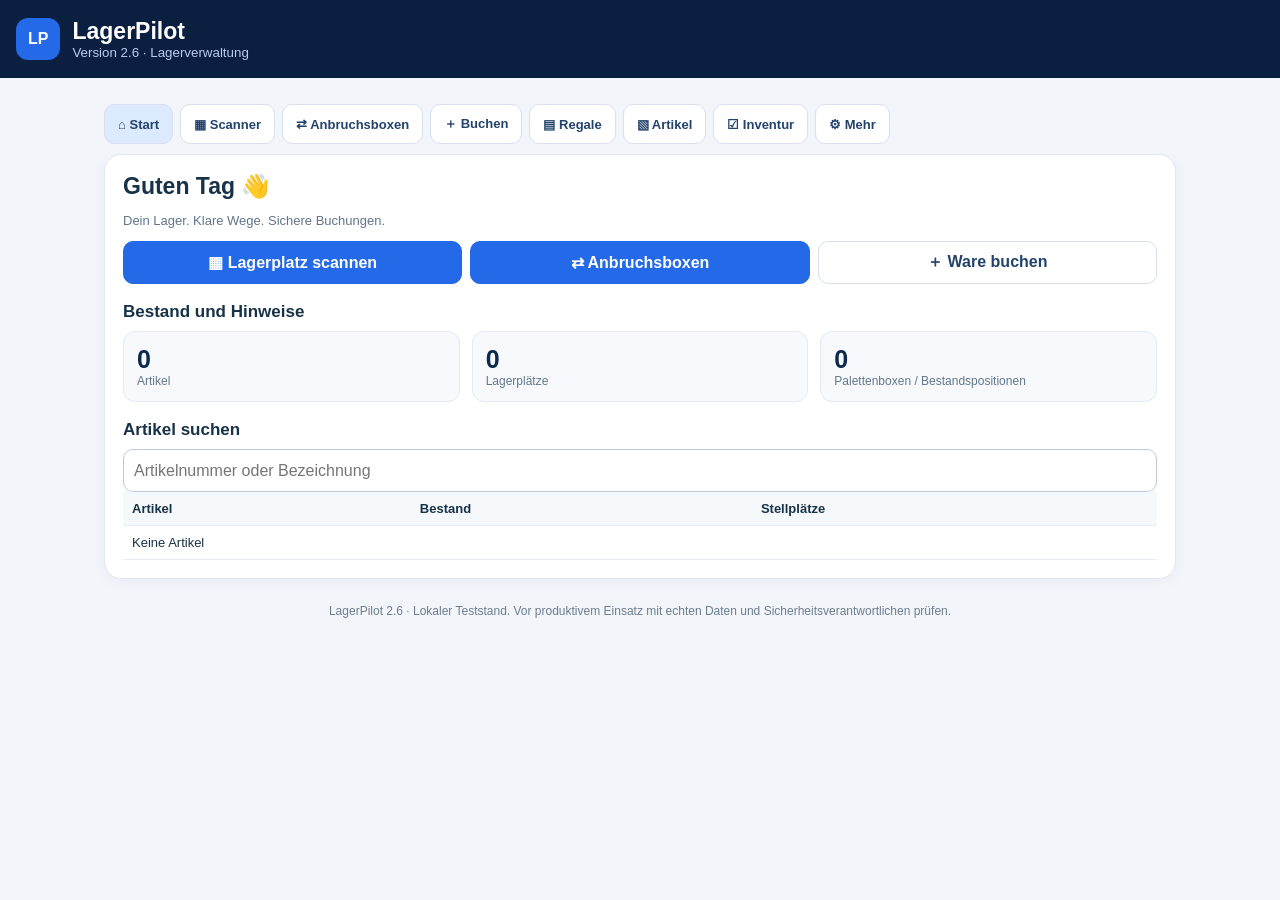
<file: index.html.html>
<!doctype html><html lang="de"><head><meta charset="utf-8"><meta name="viewport" content="width=device-width,initial-scale=1,viewport-fit=cover"><meta name="theme-color" content="#0b2040"><title>LagerPilot 2.6</title><style>
:root{font-family:-apple-system,BlinkMacSystemFont,"Segoe UI",sans-serif;color:#183247;background:#f2f5fa}*{box-sizing:border-box}body{margin:0}header{background:#0b2040;color:white;padding:18px 16px;display:flex;align-items:center;gap:12px}header strong{font-size:23px}header small{display:block;color:#b9cdec}header .mark{background:#2469e8;padding:12px;border-radius:12px;font-weight:900}main{max-width:1100px;margin:auto;padding:16px 14px 90px}nav{position:sticky;top:0;z-index:4;background:#f2f5fa;display:flex;gap:7px;overflow-x:auto;padding:10px 0}button,input,select,textarea{font:inherit;border-radius:10px;min-height:43px}button{background:#2469e8;border:1px solid #2469e8;color:white;padding:9px 13px;font-weight:650;cursor:pointer}button.secondary,nav button{background:white;color:#23436c;border-color:#d7e0ec}button.danger{background:#fff1f1;color:#a12727;border-color:#efcccc}button:disabled{opacity:.5;cursor:not-allowed}nav button{white-space:nowrap;min-height:40px;font-size:13px}input,select,textarea{border:1px solid #bdcbda;background:white;color:#17314d;padding:10px;width:100%}label{display:block;font-size:13px;font-weight:700;margin:10px 0 5px}section{display:none;background:white;border:1px solid #e1e8f0;border-radius:17px;padding:18px;margin-bottom:15px;box-shadow:0 3px 14px #12305a0a}section.active{display:block}h2{font-size:23px;margin:0 0 8px}h3{font-size:17px;margin:18px 0 9px}.muted{color:#61758a;font-size:13px}.hint{background:#edf4ff;color:#375879;padding:12px;border-radius:10px;font-size:13px;margin:12px 0}.warning{background:#fff5e8;color:#835010;padding:12px;border-radius:10px}.error{background:#fff0f0;color:#a12222;padding:12px;border-radius:10px}.success{background:#eaf8f0;color:#16603b;padding:12px;border-radius:10px}.grid{display:grid;grid-template-columns:repeat(auto-fit,minmax(190px,1fr));gap:12px}.row{display:flex;gap:9px;align-items:center;flex-wrap:wrap}.row>*{flex:1}.card{background:#f7f9fd;border:1px solid #e3eaf5;padding:13px;border-radius:12px}.big{font-size:25px;font-weight:800;color:#0c2a50}.sub{font-size:12px;color:#63778b}.scroll{overflow:auto}table{border-collapse:collapse;width:100%;font-size:13px}th,td{text-align:left;padding:9px;border-bottom:1px solid #e7edf4;vertical-align:top}th{background:#f6f9fc}td button{min-height:30px;padding:5px 8px}.pill{display:inline-block;border-radius:50px;background:#e7f0ff;padding:4px 9px;font-size:11px;color:#1a5bc5}.rack{display:grid;grid-template-columns:repeat(18,minmax(52px,1fr));gap:4px;min-width:1020px}.tower{display:grid;gap:3px}.towerhead{text-align:center;font-size:11px;color:#61758a}.slot{border:1px solid #bcd7c5;border-radius:5px;background:#e4f6e9;color:#205a38;font-size:11px;padding:5px 1px;min-height:31px}.slot.used{background:#dceaff;border-color:#9dc2fc;color:#164d9a}.slot.locked{background:#fff0db;border-color:#e8c38b;color:#8a4a05}.slot.over{background:#ffe4e4;border-color:#ef9999;color:#aa2929}.scanner{max-width:520px;margin:10px auto}.hidden{display:none!important}.actions{display:flex;gap:8px;flex-wrap:wrap}.actions button{flex:1 1 140px}.status{font-size:13px;font-weight:600;min-height:20px;margin:9px 0}.entry{border-bottom:1px solid #e6ecf3;padding:9px 0;font-size:13px}.tag{font-size:11px;border-radius:6px;padding:3px 6px;background:#eef2f6}.right{text-align:right}footer{text-align:center;color:#6d7e8e;font-size:12px;margin:25px 0}@media(max-width:600px){section{padding:14px}header strong{font-size:20px}h2{font-size:21px}}
</style></head><body><header><span class="mark">LP</span><div><strong>LagerPilot</strong><small>Version 2.6 · Lagerverwaltung</small></div></header><main><nav id="nav"><button data-tab="home">⌂ Start</button><button data-tab="scan">▦ Scanner</button><button data-tab="merge">⇄ Anbruchsboxen</button><button data-tab="book">＋ Buchen</button><button data-tab="racks">▤ Regale</button><button data-tab="articles">▧ Artikel</button><button data-tab="inventory">☑ Inventur</button><button data-tab="more">⚙ Mehr</button></nav>
<section id="home"><h2>Guten Tag 👋</h2><p class="muted">Dein Lager. Klare Wege. Sichere Buchungen.</p><div class="actions"><button data-tab="scan">▦ Lagerplatz scannen</button><button data-tab="merge">⇄ Anbruchsboxen</button><button data-tab="book" class="secondary">＋ Ware buchen</button></div><h3>Bestand und Hinweise</h3><div id="homeStats" class="grid"></div><div id="homeWarnings"></div><h3>Artikel suchen</h3><input id="search" placeholder="Artikelnummer oder Bezeichnung"><div class="scroll"><table><thead><tr><th>Artikel</th><th>Bestand</th><th>Stellplätze</th></tr></thead><tbody id="stockList"></tbody></table></div></section>
<section id="scan"><h2>QR- und Barcodescanner</h2><p class="hint">Lagerplatz-QRs werden als Platzcode erkannt oder einmalig einem Platz zugeordnet. Artikelbarcodes lassen sich im Artikelstamm hinterlegen.</p><label>QR-/Barcode</label><input id="scanInput" placeholder="z. B. 3-42 oder Artikelbarcode"><div class="actions" style="margin-top:10px"><button id="scanLookup">Erkennen</button><button id="scanCamera" class="secondary">📷 Kamera starten</button><button id="scanStop" class="secondary">Kamera stoppen</button></div><div id="cameraBox" class="scanner"></div><div id="scanResult" class="status"></div><div id="scanMap" class="hidden"><label>Unbekannten QR-Code einem Lagerplatz zuordnen</label><select id="scanMapPlace"></select><button id="scanMapSave">Zuordnung speichern</button></div></section>
<section id="merge"><h2>Anbruchsboxen zusammenführen</h2><p class="hint">Kleine Restmengen werden in passende Boxen desselben Artikels umgelagert. Gesperrte/reservierte Boxen sind ausgeschlossen. Bei fehlenden Traglastdaten erfolgt keine automatische Freigabe.</p><button id="mergeRefresh">Vorschläge aktualisieren</button><div id="mergeList"></div><h3>Umlagerung bestätigen</h3><div class="grid"><div><label>Quellplatz</label><input id="mergeFrom" placeholder="QR scannen oder Platzcode"></div><div><label>Zielplatz</label><input id="mergeTo" placeholder="QR scannen oder Platzcode"></div><div><label>Artikel</label><select id="mergeArticle"></select></div><div><label>Menge (P oder STK)</label><input id="mergeQty" type="number" min="1" step="1"></div></div><p id="mergeCheck" class="status"></p><div class="actions"><button id="mergeValidate" class="secondary">Prüfen</button><button id="mergeConfirm">Umlagerung bestätigen</button><button id="mergeCancel" class="secondary">Abbrechen</button></div></section>
<section id="book"><h2>Warenbewegungen</h2><p class="hint">Bei Packartikeln in P buchen, bei Stückartikeln in STK. Jede bestätigte Buchung wird protokolliert.</p><div class="grid"><div><label>Vorgang</label><select id="bookAction"><option value="in">Wareneingang</option><option value="out">Warenausgang</option><option value="move">Umlagerung</option><option value="correct">Bestandskorrektur (+/−)</option></select></div><div><label>Artikel</label><select id="bookArticle"></select></div><div><label>Quell-/Zielplatz</label><input id="bookPlace" placeholder="z. B. 3-42"></div><div id="bookTargetWrap" class="hidden"><label>Zielplatz</label><input id="bookTarget" placeholder="z. B. 4-83"></div><div><label>Menge</label><input id="bookQty" type="number" step="1" value="1"></div><div><label>Grund / Bemerkung</label><input id="bookNote" placeholder="Optional, bei Korrektur Pflicht"></div></div><button id="bookSubmit" style="margin-top:12px;width:100%">Buchung prüfen und bestätigen</button><div id="bookMessage" class="status"></div></section>
<section id="racks"><h2>Regalübersicht</h2><p class="muted">18 Regale · 18 Türme je Regal · 9 Plätze je Turm. Grün = frei, Blau = belegt, Orange = gesperrt/reserviert.</p><div class="grid"><div><label>Regal</label><select id="rackSelect"></select></div><div><label>Lagerplatz direkt öffnen</label><input id="rackSearch" placeholder="z. B. 4-83"></div></div><div class="actions" style="margin:10px 0"><button id="rackFind" class="secondary">Platz öffnen</button><button id="rackInit" class="secondary">2.916 Regalplätze anlegen</button></div><div id="rackInfo" class="status"></div><div class="scroll"><div id="rackGrid" class="rack"></div></div><h3>Lagerplatzdetails</h3><div id="placeDetail" class="card">Wähle einen Lagerplatz.</div></section>
<section id="articles"><h2>Artikelverwaltung</h2><p class="hint">Artikelnummer, Barcode, Einheit, Packinhalt, Gewicht je Pack und maximale Boxkapazität sind die Grundlage für alle Berechnungen.</p><div class="grid"><div><label>Artikelbezeichnung</label><input id="aName"></div><div><label>Artikelnummer</label><input id="aCode"></div><div><label>Barcode (optional)</label><input id="aBarcode"></div><div><label>Bucheinheit</label><select id="aUnit"><option value="P">Pack (P)</option><option value="STK">Stück (STK)</option></select></div><div><label>Stück pro Pack</label><input id="aPack" type="number" min="1" step="1" value="1"></div><div><label>Gewicht pro Pack (kg)</label><input id="aWeight" type="number" min="0" step="0.001" placeholder="Unbekannt"></div><div><label>Max. Packs/Stück je Box</label><input id="aMax" type="number" min="1" step="1" placeholder="Unbekannt"></div><div><label>Mindestbestand (Bucheinheit)</label><input id="aMin" type="number" min="0" step="1" placeholder="Optional"></div></div><div class="actions" style="margin-top:12px"><button id="aSave">Artikel speichern</button><button id="aClear" class="secondary">Eingabe leeren</button></div><div id="aMessage" class="status"></div><h3>Artikelstamm</h3><div class="scroll"><table><thead><tr><th>Artikel</th><th>Einheit</th><th>Pack</th><th>Gewicht</th><th>Aktion</th></tr></thead><tbody id="articleRows"></tbody></table></div></section>
<section id="inventory"><h2>Blindinventur</h2><p class="hint">Der Sollbestand bleibt bis zur Eingabe und Prüfung der Zählmenge verborgen. Die Zählung verändert den Bestand erst nach gesonderter Buchungsbestätigung.</p><div class="grid"><div><label>Lagerplatz</label><input id="invPlace" placeholder="z. B. 3-42"></div><div><label>Artikel</label><select id="invArticle"></select></div><div><label>Gezählte Menge (P/STK)</label><input id="invQty" type="number" min="0" step="1"></div></div><button id="invCompare" style="margin-top:12px">Zählung abschließen und vergleichen</button><div id="invResult" class="status"></div><div class="actions"><button id="invCommit" class="hidden">Differenz buchen</button><button id="invReset" class="secondary">Neue Zählung</button></div></section>
<section id="more"><h2>Mehr · Sicherheit & Daten</h2><div class="warning"><strong>Traglasten:</strong> Bekannte Fachlast: 800 kg bei einem Palettenplatz pro Ebene. Feldlast, Palettentragfähigkeit und Leergewichte müssen vor belastungsabhängigen Freigaben hinterlegt und geprüft werden. Ohne diese Daten keine automatische Freigabe.</div><h3>Gewichtsparameter</h3><div class="grid"><div><label>Fachlast (kg)</label><input id="cfgShelf" type="number" min="1" value="800"></div><div><label>Feldlast (kg, optional)</label><input id="cfgBay" type="number" min="1" placeholder="Noch unbekannt"></div><div><label>Palettentragfähigkeit (kg)</label><input id="cfgPalletMax" type="number" min="1" placeholder="Noch unbekannt"></div><div><label>Leergewicht Palette + Box (kg)</label><input id="cfgTare" type="number" min="0" step="0.1" placeholder="Noch unbekannt"></div></div><button id="cfgSave" class="secondary" style="margin-top:10px">Parameter speichern</button><p id="cfgMessage" class="status"></p><h3>Stellplatz sperren / reservieren</h3><div class="grid"><div><label>Lagerplatz</label><input id="lockPlace" placeholder="z. B. 3-42"></div><div><label>Status</label><select id="lockStatus"><option value="free">Freigeben</option><option value="locked">Gesperrt</option><option value="reserved">Für Auftrag reserviert</option><option value="fixed">Fester Mischpalettenplatz</option></select></div><div><label>Grund / Auftragsnummer</label><input id="lockReason" placeholder="Optional"></div></div><button id="lockSave" class="secondary" style="margin-top:10px">Status speichern</button><p id="lockMessage" class="status"></p><h3>Datensicherung</h3><p class="hint">Daten liegen lokal auf diesem Gerät und in diesem Browser. Vor Updates immer JSON exportieren. Keine Mehrgerätesynchronisation.</p><div class="actions"><button id="jsonExport">JSON-Sicherung herunterladen</button><button id="csvExport" class="secondary">Bestand als CSV</button></div><label>JSON-Sicherung importieren</label><input id="jsonImport" type="file" accept=".json,application/json"><p id="backupMessage" class="status"></p><h3>Buchungshistorie</h3><div id="history"></div><h3>Inventurprotokolle</h3><div id="invHistory"></div></section><footer>LagerPilot 2.6 · Lokaler Teststand. Vor produktivem Einsatz mit echten Daten und Sicherheitsverantwortlichen prüfen.</footer></main>
<script>
'use strict';
const KEY='lagerpilot_v2_6',OLD='lagerpilot_demo_v1', $=id=>document.getElementById(id);
const esc=s=>String(s??'').replace(/[&<>"']/g,c=>({'&':'&amp;','<':'&lt;','>':'&gt;','"':'&quot;',"'":'&#39;'}[c]));
const integer=n=>Number.isSafeInteger(n);const id=()=>globalThis.crypto?.randomUUID?.()||('box-'+Date.now()+'-'+Math.random().toString(36).slice(2));
const defaultCfg=()=>({shelf:800,bay:null,palletMax:null,tare:null});
const empty=()=>({schema:26,places:{},items:[],boxes:[],history:[],inventoryLogs:[],qrMap:{},config:defaultCfg(),legacyOrders:[]});
function migrate(old){const n=empty();n.history=[...(old.history||[])].map(x=>({at:new Date().toISOString(),text:String(x)}));n.legacyOrders=old.orders||[];for(const [p,locked] of Object.entries(old.places||{}))n.places[p]={status:locked?'locked':'free',reason:'',legacy:true};for(const a of old.items||[]){n.items.push({code:a.code,name:a.name,barcode:a.code,unit:'STK',pack:1,weight:null,max:null,min:a.minStock??null,buy:a.buy,sell:a.sell});for(const [p,q] of Object.entries(a.locations||{})){const qty=q.available+q.blocked;if(qty>0)n.boxes.push({id:id(),place:p,code:a.code,qty,blocked:q.blocked||0,legacy:true});}}n.history.unshift({at:new Date().toISOString(),text:'Kopie der Daten aus LagerPilot 2.5 übernommen; alte Daten unverändert'});return n;}
function valid(s){if(!s||s.schema!==26||!s.places||!Array.isArray(s.items)||!Array.isArray(s.boxes)||!Array.isArray(s.history)||!s.config||!s.qrMap||typeof s.qrMap!=='object')return false;const codes=new Set();for(const a of s.items){if(!a.code||!a.name||codes.has(a.code)||!['P','STK'].includes(a.unit)||!integer(a.pack)||a.pack<1||a.max!==null&&(!integer(a.max)||a.max<1)||a.weight!==null&&(!Number.isFinite(a.weight)||a.weight<0))return false;codes.add(a.code);}const ids=new Set();for(const b of s.boxes){if(!b.id||ids.has(b.id)||!Object.hasOwn(s.places,b.place)||!codes.has(b.code)||!integer(b.qty)||b.qty<0||!integer(b.blocked||0)||b.blocked<0||b.blocked>b.qty)return false;ids.add(b.id);}for(const [p,v] of Object.entries(s.places))if(!p||!v||!['free','locked','reserved','fixed'].includes(v.status))return false;return true;}
let state;try{const raw=localStorage.getItem(KEY);if(raw){const v=JSON.parse(raw);state=valid(v)?v:empty();}else{const old=localStorage.getItem(OLD);state=old?migrate(JSON.parse(old)):empty();}}catch{state=empty();}
function persist(next){if(!valid(next))throw Error('Datenprüfung fehlgeschlagen.');localStorage.setItem(KEY,JSON.stringify(next));state=next;render();}
function transaction(fn){const next=structuredClone(state);fn(next);persist(next);}
function history(s,text){s.history.unshift({at:new Date().toISOString(),text});s.history=s.history.slice(0,3000);}
function fmt(n){return Number(n).toLocaleString('de-DE');}function article(code){return state.items.find(a=>a.code===code);}function boxesAt(place,code){return state.boxes.filter(b=>b.place===place&&(!code||b.code===code)&&b.qty>0);}function qty(code){return state.boxes.filter(b=>b.code===code).reduce((n,b)=>n+b.qty,0);}function pieces(a,q){return q*(a.unit==='P'?a.pack:1);}function status(place){return state.places[place]?.status;}function resolve(code){const raw=code.trim();if(state.places[raw])return raw;return state.qrMap[raw]||null;}
function safePlace(s,p){if(!Object.hasOwn(s.places,p))throw Error('Unbekannter Lagerplatz: '+p);if(s.places[p].status==='locked'||s.places[p].status==='reserved')throw Error('Lagerplatz gesperrt oder reserviert: '+p);}
function occupied(s,p){return s.boxes.filter(b=>b.place===p&&b.qty>0);}function freeFor(s,p,code){const other=occupied(s,p).filter(b=>b.code!==code);if(other.length&&s.places[p].status!=='fixed')throw Error('Standardplatz ist mit einem anderen Artikel belegt.');if(s.places[p].status==='fixed'&&other.length)throw Error('Mischpalettenplatz: Automatische Umlagerung gesperrt; manuelle Prüfung erforderlich.');}
function loadCheck(s,p,code,newQty){const a=s.items.find(x=>x.code===code);if(!a)throw Error('Artikel unbekannt.');if(a.max===null)throw Error('Boxkapazität fehlt – bitte im Artikelstamm hinterlegen.');if(newQty>a.max)throw Error('Boxkapazität überschritten ('+a.max+' '+a.unit+').');if(a.weight===null||s.config.tare===null||s.config.palletMax===null||s.config.bay===null)throw Error('Gewichts-/Traglastdaten unvollständig: Packgewicht, Leergewicht, Palettentragfähigkeit und Feldlast benötigt.');const boxWeight=newQty*a.weight+s.config.tare;if(boxWeight>s.config.shelf)throw Error('Fachlast von '+s.config.shelf+' kg überschritten.');if(boxWeight>s.config.palletMax)throw Error('Palettentragfähigkeit überschritten.');if(boxWeight>s.config.bay)throw Error('Feldlast überschritten.');return boxWeight;}
function checkTransfer(s,from,to,code,n){if(from===to)throw Error('Quelle und Ziel müssen verschieden sein.');safePlace(s,from);safePlace(s,to);if(!integer(n)||n<=0)throw Error('Positive ganze Menge eingeben.');const sources=occupied(s,from).filter(b=>b.code===code);if(sources.length!==1)throw Error('Quelle muss genau eine Box dieses Artikels enthalten.');const src=sources[0];if(src.blocked||s.places[from].status==='fixed')throw Error('Quelle ist gesperrt, reserviert oder Mischpalette.');if(src.qty<n)throw Error('Quellbestand reicht nicht.');freeFor(s,to,code);const targets=occupied(s,to);if(targets.length>1)throw Error('Ziel enthält mehrere Boxen – bitte manuell prüfen.');const dst=targets[0];if(dst&&dst.code!==code)throw Error('Ziel enthält einen anderen Artikel.');if(dst?.blocked)throw Error('Zielbox hat gesperrte Ware.');loadCheck(s,to,code,(dst?.qty||0)+n);return {src,dst};}
function commitTransfer(s,from,to,code,n){const {src,dst}=checkTransfer(s,from,to,code,n);src.qty-=n;if(dst)dst.qty+=n;else s.boxes.push({id:id(),place:to,code,qty:n,blocked:0});if(src.qty===0)s.boxes=s.boxes.filter(b=>b.id!==src.id);history(s,'Umlagerung · '+code+' · '+n+' '+s.items.find(a=>a.code===code).unit+' · '+from+' → '+to);}
function options(el,items){const prev=el.value;el.replaceChildren(...items.map(([v,l])=>{const o=document.createElement('option');o.value=v;o.textContent=l;return o;}));if(items.some(([v])=>v===prev))el.value=prev;}
function message(el,text,type='hint'){el.className=type;el.textContent=text;}
function tab(name){document.querySelectorAll('section').forEach(x=>x.classList.toggle('active',x.id===name));document.querySelectorAll('#nav button').forEach(x=>x.style.background=x.dataset.tab===name?'#dceaff':'white');window.scrollTo({top:0,behavior:'smooth'});if(name==='merge')renderMerge();if(name==='racks')renderRack();}
document.querySelectorAll('[data-tab]').forEach(b=>b.addEventListener('click',()=>tab(b.dataset.tab)));
function render(){const arr=state.items.map(a=>[a,qty(a.code)]);$('homeStats').innerHTML=`<div class="card"><div class="big">${fmt(state.items.length)}</div><div class="sub">Artikel</div></div><div class="card"><div class="big">${fmt(Object.keys(state.places).length)}</div><div class="sub">Lagerplätze</div></div><div class="card"><div class="big">${fmt(state.boxes.filter(b=>b.qty>0).length)}</div><div class="sub">Palettenboxen / Bestandspositionen</div></div>`;const issues=arr.filter(([a,q])=>a.min!==null&&q<a.min);$('homeWarnings').innerHTML=issues.length?'<div class="warning">⚠ '+issues.length+' Artikel unter Mindestbestand</div>':'';const q=$('search').value.toLowerCase();$('stockList').innerHTML=arr.filter(([a])=>(a.name+' '+a.code).toLowerCase().includes(q)).map(([a,n])=>`<tr><td><b>${esc(a.name)}</b><div class="sub">${esc(a.code)}</div></td><td><b>${fmt(n)} ${a.unit}</b><div class="sub">${fmt(pieces(a,n))} STK</div></td><td>${new Set(state.boxes.filter(b=>b.code===a.code&&b.qty>0).map(b=>b.place)).size}</td></tr>`).join('')||'<tr><td colspan="3">Keine Artikel</td></tr>';
const sel=state.items.map(a=>[a.code,a.name+' ('+a.code+') · '+a.unit]);['bookArticle','mergeArticle','invArticle'].forEach(k=>options($(k),sel));options($('scanMapPlace'),Object.keys(state.places).sort(natural).map(p=>[p,p]));options($('rackSelect'),Array.from({length:18},(_,i)=>[String(i+1),'Regal '+(i+1)]));$('articleRows').innerHTML=state.items.map(a=>`<tr><td><b>${esc(a.name)}</b><div class="sub">${esc(a.code)}</div></td><td>${a.unit}</td><td>${a.pack} STK/P · max ${a.max??'?'}</td><td>${a.weight??'?'} kg/P</td><td><button class="secondary" data-edit="${esc(a.code)}">Bearbeiten</button></td></tr>`).join('');$('history').innerHTML=state.history.slice(0,70).map(h=>`<div class="entry">${esc(h.at?new Date(h.at).toLocaleString('de-DE'):'')} · ${esc(h.text||h)}</div>`).join('')||'<p class="muted">Noch keine Buchungen.</p>';$('invHistory').innerHTML=(state.inventoryLogs||[]).slice(0,30).map(h=>`<div class="entry">${esc(h.at)} · ${esc(h.code)} · ${esc(h.place)} · ${h.before} → ${h.count}</div>`).join('')||'<p class="muted">Noch keine Inventur.</p>';['cfgShelf','cfgBay','cfgPalletMax','cfgTare'].forEach((k,i)=>{const v=state.config[['shelf','bay','palletMax','tare'][i]];if(document.activeElement!==$(k))$(k).value=v??'';});renderRack();renderMerge();}
function natural(a,b){return a.localeCompare(b,'de',{numeric:true});}
$('search').addEventListener('input',render);
function makePlaces(){if(!confirm('Alle fehlenden Plätze 1-1 bis 18-162 ergänzen? Bestehende Plätze und Daten bleiben erhalten.'))return;try{transaction(s=>{for(let r=1;r<=18;r++)for(let n=1;n<=162;n++){const p=r+'-'+n;if(!s.places[p])s.places[p]={status:'free',reason:''};}history(s,'Regalstruktur 18 × 162 ergänzt');});message($('rackInfo'),'Regalplätze angelegt.','success');}catch(e){message($('rackInfo'),e.message,'error');}}
$('rackInit').onclick=makePlaces;
function renderRack(){const r=Number($('rackSelect').value||1),el=$('rackGrid');el.innerHTML='';for(let t=1;t<=18;t++){const col=document.createElement('div');col.className='tower';const h=document.createElement('div');h.className='towerhead';h.textContent='Turm '+t;col.append(h);for(let level=9;level>=1;level--){const n=(t-1)*9+level,p=r+'-'+n,b=boxesAt(p),s=status(p),btn=document.createElement('button');btn.type='button';btn.textContent=n;btn.className='slot '+(s==='locked'||s==='reserved'||s==='fixed'?'locked':b.length?'used':'');btn.title=p+' · '+(s||'nicht angelegt');btn.onclick=()=>showPlace(p);col.append(btn);}el.append(col);}}
$('rackSelect').addEventListener('change',renderRack);$('rackFind').onclick=()=>{const p=$('rackSearch').value.trim();const m=/^(\d+)-(\d+)$/.exec(p);if(m&&Number(m[1])>=1&&Number(m[1])<=18)$('rackSelect').value=m[1];renderRack();showPlace(p);};
function showPlace(p){const pl=state.places[p],b=boxesAt(p);$('placeDetail').innerHTML=`<h3>${esc(p)}</h3><p>Status: <b>${esc(pl?.status||'Noch nicht angelegt')}</b>${pl?.reason?' · '+esc(pl.reason):''}</p>`+(b.length?b.map(x=>{const a=article(x.code);return `<div class="card"><b>${esc(a?.name||x.code)}</b><div class="big">${fmt(x.qty)} ${a?.unit||''}</div><div class="sub">${fmt(pieces(a,x.qty))} STK · Box-ID ${esc(x.id)}${x.blocked?' · gesperrte Menge '+x.blocked:''}</div></div>`;}).join(''):'<p class="muted">Kein Bestand</p>');}
$('articleRows').onclick=e=>{const b=e.target.closest('[data-edit]');if(!b)return;const a=article(b.dataset.edit);$('aName').value=a.name;$('aCode').value=a.code;$('aCode').readOnly=true;$('aBarcode').value=a.barcode||'';$('aUnit').value=a.unit;$('aPack').value=a.pack;$('aWeight').value=a.weight??'';$('aMax').value=a.max??'';$('aMin').value=a.min??'';window.scrollTo({top:0,behavior:'smooth'});};
$('aClear').onclick=()=>{['aName','aCode','aBarcode','aWeight','aMax','aMin'].forEach(k=>$(k).value='');$('aCode').readOnly=false;$('aPack').value='1';$('aUnit').value='P';};
$('aSave').onclick=()=>{try{const code=$('aCode').value.trim(),name=$('aName').value.trim(),barcode=$('aBarcode').value.trim(),unit=$('aUnit').value,pack=Number($('aPack').value),weight=$('aWeight').value.trim()===''?null:Number($('aWeight').value),max=$('aMax').value.trim()===''?null:Number($('aMax').value),min=$('aMin').value.trim()===''?null:Number($('aMin').value);if(!code||!name||!integer(pack)||pack<1||weight!==null&&(!Number.isFinite(weight)||weight<0)||max!==null&&(!integer(max)||max<1)||min!==null&&(!integer(min)||min<0))throw Error('Artikelangaben prüfen.');if(state.items.some(a=>a.barcode===barcode&&barcode&&a.code!==code))throw Error('Barcode bereits vergeben.');transaction(s=>{let a=s.items.find(x=>x.code===code);if(a){if(s.boxes.some(b=>b.code===code)&&(a.unit!==unit||a.pack!==pack))throw Error('Einheit/Packgröße bei vorhandenem Bestand nicht ohne Migration ändern.');Object.assign(a,{name,barcode,unit,pack,weight,max,min});}else s.items.push({code,name,barcode,unit,pack,weight,max,min});history(s,'Artikel gespeichert: '+code);});$('aClear').click();message($('aMessage'),'Artikel gespeichert.','success');}catch(e){message($('aMessage'),e.message,'error');}};
$('bookAction').onchange=()=>$('bookTargetWrap').classList.toggle('hidden',$('bookAction').value!=='move');
$('bookSubmit').onclick=()=>{try{const act=$('bookAction').value,code=$('bookArticle').value,p=resolve($('bookPlace').value)||$('bookPlace').value.trim(),to=resolve($('bookTarget').value)||$('bookTarget').value.trim(),n=Number($('bookQty').value),note=$('bookNote').value.trim(),a=article(code);if(!a||!integer(n)||act!=='correct'&&n<=0||act==='correct'&&n===0)throw Error('Artikel und gültige Menge eingeben.');if(act==='correct'&&!note)throw Error('Bei Bestandskorrektur ist ein Grund erforderlich.');const copy=structuredClone(state);safePlace(copy,p);if(act==='move')commitTransfer(copy,p,to,code,n);else{const bs=occupied(copy,p).filter(b=>b.code===code);if(bs.length>1)throw Error('Mehrere Boxen dieses Artikels: Buchung nicht eindeutig.');let b=bs[0];if(act==='in'){freeFor(copy,p,code);loadCheck(copy,p,code,(b?.qty||0)+n);if(b)b.qty+=n;else copy.boxes.push({id:id(),place:p,code,qty:n,blocked:0});}else{if(!b||b.blocked)throw Error('Kein frei buchbarer Bestand.');if(b.qty+(act==='correct'?n:-n)<0)throw Error('Bestand darf nicht negativ werden.');if(act==='correct'&&n>0)loadCheck(copy,p,code,b.qty+n);b.qty+=act==='correct'?n:-n;if(b.qty===0)copy.boxes=copy.boxes.filter(x=>x.id!==b.id);}history(copy,({in:'Wareneingang',out:'Warenausgang',correct:'Korrektur'})[act]+' · '+code+' · '+n+' '+a.unit+' · '+p+(note?' · '+note:''));}if(!confirm('Buchung verbindlich speichern?'))return;persist(copy);message($('bookMessage'),'✓ Buchung gespeichert.','success');}catch(e){message($('bookMessage'),e.message,'error');}};
function suggestions(){const out=[];for(const a of state.items){const boxes=state.boxes.filter(b=>b.code===a.code&&b.qty>0&&!b.blocked&&status(b.place)==='free'&&a.max!==null);for(const src of boxes){const targets=boxes.filter(dst=>dst.id!==src.id&&dst.qty>=src.qty&&dst.qty+src.qty<=a.max);if(!targets.length)continue;targets.sort((x,y)=>Math.abs(Number(x.place.split('-')[0])-Number(src.place.split('-')[0]))-Math.abs(Number(y.place.split('-')[0])-Number(src.place.split('-')[0]))||y.qty-x.qty);out.push({a,src,dst:targets[0]});}}return out.sort((x,y)=>x.src.qty-y.src.qty).slice(0,30);}
function renderMerge(){const arr=suggestions();$('mergeList').innerHTML=arr.length?arr.map((x,i)=>`<div class="card" style="margin-top:9px"><b>${esc(x.a.name)}</b><p>${esc(x.src.place)}: ${x.src.qty} ${x.a.unit} → ${esc(x.dst.place)}: ${x.dst.qty} ${x.a.unit}</p><button class="secondary" data-suggestion="${i}">Vorschlag übernehmen</button></div>`).join(''):'<p class="muted">Keine passenden Vorschläge. Für Vorschläge werden Boxbestände und maximale Boxkapazitäten benötigt.</p>';window.currentSuggestions=arr;}
$('mergeRefresh').onclick=renderMerge;$('mergeList').onclick=e=>{const b=e.target.closest('[data-suggestion]');if(!b)return;const x=window.currentSuggestions[Number(b.dataset.suggestion)];$('mergeFrom').value=x.src.place;$('mergeTo').value=x.dst.place;$('mergeArticle').value=x.a.code;$('mergeQty').value=x.src.qty;message($('mergeCheck'),'Vorschlag übernommen. Quelle und Ziel vor Ort per QR prüfen.','hint');};
function mergeFields(){return [resolve($('mergeFrom').value)||$('mergeFrom').value.trim(),resolve($('mergeTo').value)||$('mergeTo').value.trim(),$('mergeArticle').value,Number($('mergeQty').value)];}
$('mergeValidate').onclick=()=>{try{const [from,to,code,n]=mergeFields();const r=checkTransfer(state,from,to,code,n);message($('mergeCheck'),'Prüfung bestanden: '+n+' '+article(code).unit+' von '+from+' nach '+to+'. Ziel danach '+((r.dst?.qty||0)+n)+' '+article(code).unit+'.','success');}catch(e){message($('mergeCheck'),e.message,'error');}};
$('mergeConfirm').onclick=()=>{try{const [from,to,code,n]=mergeFields();const copy=structuredClone(state);commitTransfer(copy,from,to,code,n);if(!confirm('Physische Umlagerung abgeschlossen und QR-Codes von Quelle/Ziel geprüft? Jetzt '+n+' '+article(code).unit+' buchen?'))return;persist(copy);message($('mergeCheck'),'✓ Umlagerung gespeichert.','success');}catch(e){message($('mergeCheck'),e.message,'error');}};
$('mergeCancel').onclick=()=>{['mergeFrom','mergeTo','mergeQty'].forEach(k=>$(k).value='');message($('mergeCheck'),'Vorgang abgebrochen – keine Buchung.');};
let invPreview=null;function resetInv(){invPreview=null;$('invCommit').classList.add('hidden');$('invResult').textContent='';}['invPlace','invArticle','invQty'].forEach(k=>$(k).addEventListener('input',resetInv));$('invReset').onclick=()=>{$('invQty').value='';resetInv();};
$('invCompare').onclick=()=>{try{resetInv();const p=resolve($('invPlace').value)||$('invPlace').value.trim(),code=$('invArticle').value,count=Number($('invQty').value);if($('invQty').value.trim()===''||!integer(count)||count<0)throw Error('Gültige Zählmenge eingeben.');safePlace(state,p);const bs=boxesAt(p,code);if(bs.length>1||bs.some(b=>b.blocked))throw Error('Mehrere oder gesperrte Boxen: manuelle Klärung nötig.');const before=bs[0]?.qty||0;invPreview={p,code,count,before,signature:JSON.stringify(state)};message($('invResult'),'Soll: '+before+' '+article(code).unit+' · Gezählt: '+count+' · Differenz: '+(count-before)+(count===before?' · Keine Buchung nötig.':''),'hint');if(count!==before)$('invCommit').classList.remove('hidden');}catch(e){message($('invResult'),e.message,'error');}};
$('invCommit').onclick=()=>{try{const x=invPreview;if(!x||x.signature!==JSON.stringify(state))throw Error('Daten haben sich geändert – erneut zählen.');const copy=structuredClone(state),b=occupied(copy,x.p).find(b=>b.code===x.code);if(x.count>0){freeFor(copy,x.p,x.code);loadCheck(copy,x.p,x.code,x.count);}if(b){b.qty=x.count;if(!x.count)copy.boxes=copy.boxes.filter(y=>y.id!==b.id);}else if(x.count)copy.boxes.push({id:id(),place:x.p,code:x.code,qty:x.count,blocked:0});copy.inventoryLogs.unshift({at:new Date().toISOString(),place:x.p,code:x.code,before:x.before,count:x.count});history(copy,'Blindinventur · '+x.code+' · '+x.p+' · '+x.before+' → '+x.count);if(!confirm('Inventurdifferenz endgültig buchen?'))return;persist(copy);resetInv();message($('invResult'),'✓ Inventurdifferenz gespeichert.','success');}catch(e){message($('invResult'),e.message,'error');}};
$('cfgSave').onclick=()=>{try{const fields=[['shelf','cfgShelf'],['bay','cfgBay'],['palletMax','cfgPalletMax'],['tare','cfgTare']];const values={};for(const [key,el] of fields){const raw=$(el).value.trim();values[key]=raw===''?null:Number(raw);if(values[key]!==null&&(!Number.isFinite(values[key])||values[key]<(key==='tare'?0:1)))throw Error('Ungültiger Wert: '+key);}if(values.shelf===null)throw Error('Fachlast muss angegeben werden.');transaction(s=>{Object.assign(s.config,values);history(s,'Traglastparameter geändert');});message($('cfgMessage'),'Parameter gespeichert.','success');}catch(e){message($('cfgMessage'),e.message,'error');}};
$('lockSave').onclick=()=>{try{const p=resolve($('lockPlace').value)||$('lockPlace').value.trim(),s=$('lockStatus').value,reason=$('lockReason').value.trim();transaction(x=>{if(!x.places[p])throw Error('Lagerplatz existiert nicht.');x.places[p]={...x.places[p],status:s,reason};history(x,'Lagerplatz '+p+' → '+s+(reason?' · '+reason:''));});message($('lockMessage'),'Lagerplatzstatus gespeichert.','success');}catch(e){message($('lockMessage'),e.message,'error');}};
function download(content,name,type){const u=URL.createObjectURL(new Blob([content],{type}));const a=document.createElement('a');a.href=u;a.download=name;a.click();setTimeout(()=>URL.revokeObjectURL(u),30000);}
$('jsonExport').onclick=()=>download(JSON.stringify(state,null,2),'lagerpilot-2.6-sicherung.json','application/json');
$('csvExport').onclick=()=>{const rows=[['Artikelnummer','Bezeichnung','Platz','Box-ID','Menge','Einheit','Stueck','Gesperrt']];for(const b of state.boxes){const a=article(b.code);rows.push([a.code,a.name,b.place,b.id,b.qty,a.unit,pieces(a,b.qty),b.blocked]);}download('\ufeff'+rows.map(r=>r.map(v=>'"'+String(v).replaceAll('"','""')+'"').join(';')).join('\r\n'),'lagerpilot-2.6-bestand.csv','text/csv;charset=utf-8');};
$('jsonImport').onchange=async e=>{try{const f=e.target.files[0];if(!f)return;const data=JSON.parse(await f.text());let imported;if(valid(data))imported=data;else if(data.places&&data.items&&Array.isArray(data.history))imported=migrate(data);else throw Error('Ungültiges Backupformat.');if(!confirm('ACHTUNG: Aktuelle lokale Daten durch diese Sicherung ersetzen? Bitte vorher Backup herunterladen.'))return;persist(imported);message($('backupMessage'),'✓ Sicherung importiert.','success');}catch(err){message($('backupMessage'),err.message,'error');}finally{e.target.value='';}};
let scanner=null,starting=false;async function stopCamera(){const x=scanner;scanner=null;if(x){try{await x.stop();}catch{}try{await x.clear();}catch{}}$('cameraBox').replaceChildren();}
function handleScan(raw){const code=raw.trim(),place=resolve(code),a=state.items.find(a=>a.code===code||a.barcode===code);$('scanInput').value=code;if(place){message($('scanResult'),'Lagerplatz erkannt: '+place,'success');$('scanMap').classList.add('hidden');$('rackSearch').value=place;showPlace(place);}else if(a){message($('scanResult'),'Artikel erkannt: '+a.name+' · '+qty(a.code)+' '+a.unit+' · '+fmt(pieces(a,qty(a.code)))+' STK','success');$('scanMap').classList.add('hidden');}else{message($('scanResult'),'Unbekannter Code. Bei einem Lagerplatz-QR bitte einmalig zuordnen.','warning');$('scanMap').classList.remove('hidden');}}
$('scanLookup').onclick=()=>handleScan($('scanInput').value);
$('scanMapSave').onclick=()=>{try{const raw=$('scanInput').value.trim(),p=$('scanMapPlace').value;if(!raw||!p)throw Error('Code und Lagerplatz wählen.');if(state.items.some(a=>a.code===raw||a.barcode===raw))throw Error('Code gehört bereits zu einem Artikel.');transaction(s=>{if(!s.places[p])throw Error('Unbekannter Platz.');if(Object.entries(s.qrMap).some(([key,v])=>v===p&&key!==raw))throw Error('Dieser Lagerplatz hat bereits einen QR-Code.');s.qrMap[raw]=p;history(s,'QR-Zuordnung für '+p+' gespeichert');});$('scanMap').classList.add('hidden');message($('scanResult'),'QR-Code mit '+p+' verknüpft.','success');}catch(e){message($('scanResult'),e.message,'error');}};
$('scanCamera').onclick=async()=>{if(starting||scanner)return;starting=true;try{if(!window.isSecureContext||!navigator.mediaDevices?.getUserMedia)throw Error('Kamera benötigt HTTPS und Berechtigung.');if(!window.Html5Qrcode){await new Promise((ok,fail)=>{const s=document.createElement('script');s.src='https://unpkg.com/html5-qrcode@2.3.8/html5-qrcode.min.js';s.onload=ok;s.onerror=fail;document.head.append(s);});}scanner=new window.Html5Qrcode('cameraBox');await scanner.start({facingMode:'environment'},{fps:10,qrbox:{width:240,height:180}},value=>{handleScan(String(value));stopCamera();});message($('scanResult'),'Kamera aktiv.','hint');}catch(e){await stopCamera();message($('scanResult'),'Scanner konnte nicht starten: '+e.message,'error');}finally{starting=false;}};
$('scanStop').onclick=stopCamera;window.addEventListener('pagehide',()=>{if(scanner)stopCamera();});
try{if(!localStorage.getItem(KEY))localStorage.setItem(KEY,JSON.stringify(state));render();tab('home');}catch(e){alert('Speicherung nicht verfügbar: '+e.message);}
</script></body></html>
</file>
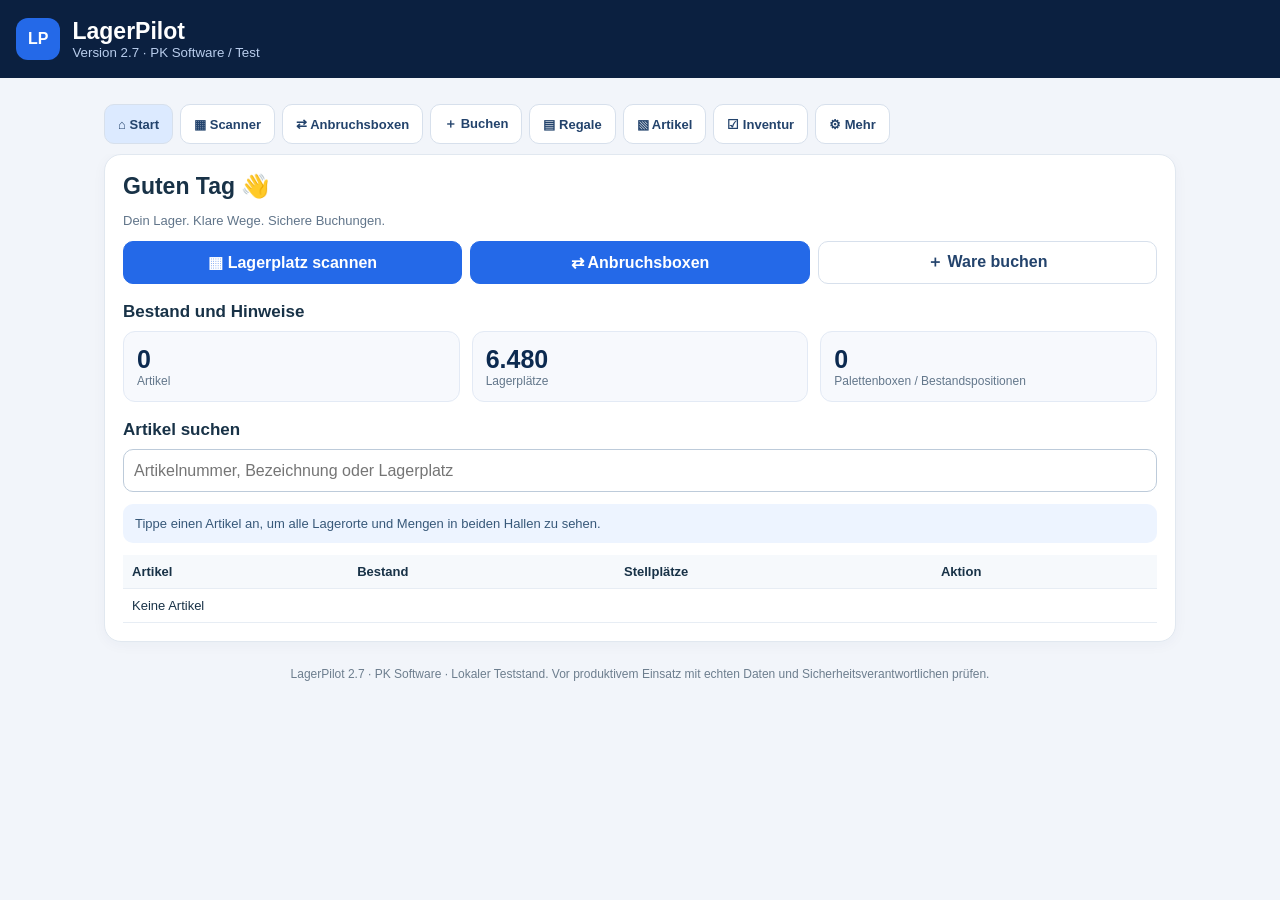
<file: LagerPilot_2_7_index.html>
<!doctype html><html lang="de"><head><meta charset="utf-8"><meta name="viewport" content="width=device-width,initial-scale=1,viewport-fit=cover"><meta name="theme-color" content="#0b2040"><title>LagerPilot 2.7 Test</title><style>
:root{font-family:-apple-system,BlinkMacSystemFont,"Segoe UI",sans-serif;color:#183247;background:#f2f5fa}*{box-sizing:border-box}body{margin:0}header{background:#0b2040;color:white;padding:18px 16px;display:flex;align-items:center;gap:12px}header strong{font-size:23px}header small{display:block;color:#b9cdec}header .mark{background:#2469e8;padding:12px;border-radius:12px;font-weight:900}main{max-width:1100px;margin:auto;padding:16px 14px 90px}nav{position:sticky;top:0;z-index:4;background:#f2f5fa;display:flex;gap:7px;overflow-x:auto;padding:10px 0}button,input,select,textarea{font:inherit;border-radius:10px;min-height:43px}button{background:#2469e8;border:1px solid #2469e8;color:white;padding:9px 13px;font-weight:650;cursor:pointer}button.secondary,nav button{background:white;color:#23436c;border-color:#d7e0ec}button.danger{background:#fff1f1;color:#a12727;border-color:#efcccc}button:disabled{opacity:.5;cursor:not-allowed}nav button{white-space:nowrap;min-height:40px;font-size:13px}input,select,textarea{border:1px solid #bdcbda;background:white;color:#17314d;padding:10px;width:100%}label{display:block;font-size:13px;font-weight:700;margin:10px 0 5px}section{display:none;background:white;border:1px solid #e1e8f0;border-radius:17px;padding:18px;margin-bottom:15px;box-shadow:0 3px 14px #12305a0a}section.active{display:block}h2{font-size:23px;margin:0 0 8px}h3{font-size:17px;margin:18px 0 9px}.muted{color:#61758a;font-size:13px}.hint{background:#edf4ff;color:#375879;padding:12px;border-radius:10px;font-size:13px;margin:12px 0}.warning{background:#fff5e8;color:#835010;padding:12px;border-radius:10px}.error{background:#fff0f0;color:#a12222;padding:12px;border-radius:10px}.success{background:#eaf8f0;color:#16603b;padding:12px;border-radius:10px}.grid{display:grid;grid-template-columns:repeat(auto-fit,minmax(190px,1fr));gap:12px}.row{display:flex;gap:9px;align-items:center;flex-wrap:wrap}.row>*{flex:1}.card{background:#f7f9fd;border:1px solid #e3eaf5;padding:13px;border-radius:12px}.big{font-size:25px;font-weight:800;color:#0c2a50}.sub{font-size:12px;color:#63778b}.scroll{overflow:auto}table{border-collapse:collapse;width:100%;font-size:13px}th,td{text-align:left;padding:9px;border-bottom:1px solid #e7edf4;vertical-align:top}th{background:#f6f9fc}td button{min-height:30px;padding:5px 8px}.pill{display:inline-block;border-radius:50px;background:#e7f0ff;padding:4px 9px;font-size:11px;color:#1a5bc5}.rack{display:grid;grid-template-columns:repeat(18,minmax(52px,1fr));gap:4px;min-width:1020px}.tower{display:grid;gap:3px}.towerhead{text-align:center;font-size:11px;color:#61758a}.slot{border:1px solid #bcd7c5;border-radius:5px;background:#e4f6e9;color:#205a38;font-size:11px;padding:5px 1px;min-height:31px}.slot.used{background:#dceaff;border-color:#9dc2fc;color:#164d9a}.slot.locked{background:#fff0db;border-color:#e8c38b;color:#8a4a05}.slot.over{background:#ffe4e4;border-color:#ef9999;color:#aa2929}.scanner{max-width:520px;margin:10px auto}.hidden{display:none!important}.actions{display:flex;gap:8px;flex-wrap:wrap}.actions button{flex:1 1 140px}.status{font-size:13px;font-weight:600;min-height:20px;margin:9px 0}.entry{border-bottom:1px solid #e6ecf3;padding:9px 0;font-size:13px}.tag{font-size:11px;border-radius:6px;padding:3px 6px;background:#eef2f6}.right{text-align:right}footer{text-align:center;color:#6d7e8e;font-size:12px;margin:25px 0}@media(max-width:600px){section{padding:14px}header strong{font-size:20px}h2{font-size:21px}}
</style></head><body><header><span class="mark">LP</span><div><strong>LagerPilot</strong><small>Version 2.7 · PK Software / Test</small></div></header><main><nav id="nav"><button data-tab="home">⌂ Start</button><button data-tab="scan">▦ Scanner</button><button data-tab="merge">⇄ Anbruchsboxen</button><button data-tab="book">＋ Buchen</button><button data-tab="racks">▤ Regale</button><button data-tab="articles">▧ Artikel</button><button data-tab="inventory">☑ Inventur</button><button data-tab="more">⚙ Mehr</button></nav>
<section id="home"><h2>Guten Tag 👋</h2><p class="muted">Dein Lager. Klare Wege. Sichere Buchungen.</p><div class="actions"><button data-tab="scan">▦ Lagerplatz scannen</button><button data-tab="merge">⇄ Anbruchsboxen</button><button data-tab="book" class="secondary">＋ Ware buchen</button></div><h3>Bestand und Hinweise</h3><div id="homeStats" class="grid"></div><div id="homeWarnings"></div><h3>Artikel suchen</h3><input id="search" placeholder="Artikelnummer, Bezeichnung oder Lagerplatz"><div class="hint">Tippe einen Artikel an, um alle Lagerorte und Mengen in beiden Hallen zu sehen.</div><div id="searchDetails" class="card hidden"></div><div class="scroll"><table><thead><tr><th>Artikel</th><th>Bestand</th><th>Stellplätze</th><th>Aktion</th></tr></thead><tbody id="stockList"></tbody></table></div></section>
<section id="scan"><h2>QR- und Barcodescanner</h2><p class="hint">Lagerplatz-QRs werden als Platzcode erkannt oder einmalig einem Platz zugeordnet. Artikelbarcodes lassen sich im Artikelstamm hinterlegen.</p><label>QR-/Barcode</label><input id="scanInput" placeholder="z. B. H4B-3-42 oder Artikelbarcode"><div class="actions" style="margin-top:10px"><button id="scanLookup">Erkennen</button><button id="scanCamera" class="secondary">📷 Kamera starten</button><button id="scanStop" class="secondary">Kamera stoppen</button></div><div id="cameraBox" class="scanner"></div><div id="scanResult" class="status"></div><div id="scanMap" class="hidden"><label>Unbekannten QR-Code einem Lagerplatz zuordnen</label><select id="scanMapPlace"></select><button id="scanMapSave">Zuordnung speichern</button></div></section>
<section id="merge"><h2>Anbruchsboxen zusammenführen</h2><p class="hint">Kleine Restmengen werden in passende Boxen desselben Artikels umgelagert. Gesperrte/reservierte Boxen sind ausgeschlossen. Bei fehlenden Traglastdaten erfolgt keine automatische Freigabe.</p><button id="mergeRefresh">Vorschläge aktualisieren</button><div id="mergeList"></div><h3>Umlagerung bestätigen</h3><div class="grid"><div><label>Quellplatz</label><input id="mergeFrom" placeholder="QR scannen oder Platzcode"></div><div><label>Zielplatz</label><input id="mergeTo" placeholder="QR scannen oder Platzcode"></div><div><label>Artikel</label><select id="mergeArticle"></select></div><div><label>Menge (P oder STK)</label><input id="mergeQty" type="number" min="1" step="1"></div></div><p id="mergeCheck" class="status"></p><div class="actions"><button id="mergeValidate" class="secondary">Prüfen</button><button id="mergeConfirm">Umlagerung bestätigen</button><button id="mergeCancel" class="secondary">Abbrechen</button></div></section>
<section id="book"><h2>Warenbewegungen</h2><p class="hint">Bei Packartikeln in P buchen, bei Stückartikeln in STK. Jede bestätigte Buchung wird protokolliert.</p><div class="grid"><div><label>Vorgang</label><select id="bookAction"><option value="in">Wareneingang</option><option value="out">Warenausgang</option><option value="move">Umlagerung</option><option value="correct">Bestandskorrektur (+/−)</option></select></div><div><label>Artikel</label><select id="bookArticle"></select></div><div><label>Quell-/Zielplatz</label><input id="bookPlace" placeholder="z. B. 3-42"></div><div id="bookTargetWrap" class="hidden"><label>Zielplatz</label><input id="bookTarget" placeholder="z. B. H4A-4-83"></div><div><label>Menge</label><input id="bookQty" type="number" step="1" value="1"></div><div><label>Grund / Bemerkung</label><input id="bookNote" placeholder="Optional, bei Korrektur Pflicht"></div></div><button id="bookSubmit" style="margin-top:12px;width:100%">Buchung prüfen und bestätigen</button><div id="bookMessage" class="status"></div></section>
<section id="racks"><h2>Regalübersicht</h2><p class="muted">Halle 4A: 22 Regale · Halle 4B: 18 Regale · 18 Türme je Regal · 9 Plätze je Turm. Grün = frei, Blau = belegt, Orange = gesperrt/reserviert.</p><div class="grid"><div><label>Halle</label><select id="hallSelect"><option value="H4B">Halle 4B</option><option value="H4A">Halle 4A</option></select></div><div><label>Regal</label><select id="rackSelect"></select></div><div><label>Lagerplatz direkt öffnen</label><input id="rackSearch" placeholder="z. B. H4A-4-83"></div></div><div class="actions" style="margin:10px 0"><button id="rackFind" class="secondary">Platz öffnen</button><button id="rackInit" class="secondary">Fehlende Plätze beider Hallen anlegen</button></div><div id="rackInfo" class="status"></div><div class="scroll"><div id="rackGrid" class="rack"></div></div><div class="card" id="simulationPanel" style="margin-top:14px;border:2px dashed #9b7bd7"><h3 style="margin-top:0">🧪 Regal-Simulation – nur Test</h3><p class="muted">Verteilt die Artikel aus deinen drei Listen auf die Regale beider Hallen. Klicke auf einen Platz, um weitere Plätze desselben Artikels und die Gesamtmenge zu sehen. Reine Testdaten – keine Traglastfreigabe.</p><div class="grid"><div><label>Belegung der Plätze</label><select id="simLevel"><option value="25">25 % belegt</option><option value="50">50 % belegt</option><option value="75">75 % belegt</option><option value="90">90 % belegt</option><option value="100">100 % belegt</option></select></div><div><label>Reservierte/gesperrte Plätze</label><select id="simReserved"><option value="0">0 %</option><option value="5" selected>5 %</option><option value="10">10 %</option><option value="20">20 %</option></select></div></div><div class="actions" style="margin-top:10px"><button id="simStart">🧪 Testlager anzeigen</button><button id="simStop" class="secondary">Simulation beenden</button></div><div id="simMessage" class="status"></div></div><h3>Lagerplatzdetails</h3><div id="placeDetail" class="card">Wähle einen Lagerplatz.</div></section>
<section id="articles"><h2>Artikelverwaltung</h2><p class="hint">Artikelnummer, Barcode, Einheit, Packinhalt, Gewicht je Pack und maximale Boxkapazität sind die Grundlage für alle Berechnungen.</p><div class="grid"><div><label>Artikelbezeichnung</label><input id="aName"></div><div><label>Artikelnummer</label><input id="aCode"></div><div><label>Barcode (optional)</label><input id="aBarcode"></div><div><label>Bucheinheit</label><select id="aUnit"><option value="P">Pack (P)</option><option value="STK">Stück (STK)</option></select></div><div><label>Stück pro Pack</label><input id="aPack" type="number" min="1" step="1" value="1"></div><div><label>Gewicht pro Pack (kg)</label><input id="aWeight" type="number" min="0" step="0.001" placeholder="Unbekannt"></div><div><label>Max. Packs/Stück je Box</label><input id="aMax" type="number" min="1" step="1" placeholder="Unbekannt"></div><div><label>Mindestbestand (Bucheinheit)</label><input id="aMin" type="number" min="0" step="1" placeholder="Optional"></div></div><div class="actions" style="margin-top:12px"><button id="aSave">Artikel speichern</button><button id="aClear" class="secondary">Eingabe leeren</button></div><div id="aMessage" class="status"></div><h3>Artikelstamm</h3><div class="scroll"><table><thead><tr><th>Artikel</th><th>Einheit</th><th>Pack</th><th>Gewicht</th><th>Aktion</th></tr></thead><tbody id="articleRows"></tbody></table></div></section>
<section id="inventory"><h2>Blindinventur</h2><p class="hint">Der Sollbestand bleibt bis zur Eingabe und Prüfung der Zählmenge verborgen. Die Zählung verändert den Bestand erst nach gesonderter Buchungsbestätigung.</p><div class="grid"><div><label>Lagerplatz</label><input id="invPlace" placeholder="z. B. 3-42"></div><div><label>Artikel</label><select id="invArticle"></select></div><div><label>Gezählte Menge (P/STK)</label><input id="invQty" type="number" min="0" step="1"></div></div><button id="invCompare" style="margin-top:12px">Zählung abschließen und vergleichen</button><div id="invResult" class="status"></div><div class="actions"><button id="invCommit" class="hidden">Differenz buchen</button><button id="invReset" class="secondary">Neue Zählung</button></div></section>
<section id="more"><h2>Mehr · Sicherheit & Daten</h2><div class="warning"><strong>Traglasten:</strong> Bekannte Fachlast: 800 kg bei einem Palettenplatz pro Ebene. Feldlast, Palettentragfähigkeit und Leergewichte müssen vor belastungsabhängigen Freigaben hinterlegt und geprüft werden. Ohne diese Daten keine automatische Freigabe.</div><h3>Gewichtsparameter</h3><div class="grid"><div><label>Fachlast (kg)</label><input id="cfgShelf" type="number" min="1" value="800"></div><div><label>Feldlast (kg, optional)</label><input id="cfgBay" type="number" min="1" placeholder="Noch unbekannt"></div><div><label>Palettentragfähigkeit (kg)</label><input id="cfgPalletMax" type="number" min="1" placeholder="Noch unbekannt"></div><div><label>Leergewicht Palette + Box (kg)</label><input id="cfgTare" type="number" min="0" step="0.1" placeholder="Noch unbekannt"></div></div><button id="cfgSave" class="secondary" style="margin-top:10px">Parameter speichern</button><p id="cfgMessage" class="status"></p><h3>Stellplatz sperren / reservieren</h3><div class="grid"><div><label>Lagerplatz</label><input id="lockPlace" placeholder="z. B. 3-42"></div><div><label>Status</label><select id="lockStatus"><option value="free">Freigeben</option><option value="locked">Gesperrt</option><option value="reserved">Für Auftrag reserviert</option><option value="fixed">Fester Mischpalettenplatz</option></select></div><div><label>Grund / Auftragsnummer</label><input id="lockReason" placeholder="Optional"></div></div><button id="lockSave" class="secondary" style="margin-top:10px">Status speichern</button><p id="lockMessage" class="status"></p><h3>Datensicherung</h3><div id="backupSummary" class="card"></div><p class="hint">Daten liegen lokal auf diesem Gerät und in diesem Browser. Vor Updates immer JSON exportieren. Keine Mehrgerätesynchronisation.</p><div class="actions"><button id="jsonExport">JSON-Sicherung herunterladen</button><button id="csvExport" class="secondary">Bestand als CSV</button></div><label>JSON-Sicherung importieren</label><input id="jsonImport" type="file" accept=".json,application/json"><p id="backupMessage" class="status"></p><h3>Buchungshistorie</h3><div class="grid"><div><label>Historie durchsuchen</label><input id="historySearch" placeholder="Artikel, Lagerplatz, Vorgang"></div><div><label>Vorgang</label><select id="historyType"><option value="">Alle Vorgänge</option><option value="Wareneingang">Wareneingang</option><option value="Warenausgang">Warenausgang</option><option value="Umlagerung">Umlagerung</option><option value="Korrektur">Korrektur</option><option value="Blindinventur">Blindinventur</option></select></div></div><div id="history"></div><h3>Inventurprotokolle</h3><div id="invHistory"></div></section><footer>LagerPilot 2.7 · PK Software · Lokaler Teststand. Vor produktivem Einsatz mit echten Daten und Sicherheitsverantwortlichen prüfen.</footer></main>
<script>
'use strict';
const KEY='lagerpilot_v2_7',PREV='lagerpilot_v2_6',OLD='lagerpilot_demo_v1', $=id=>document.getElementById(id);
const esc=s=>String(s??'').replace(/[&<>"']/g,c=>({'&':'&amp;','<':'&lt;','>':'&gt;','"':'&quot;',"'":'&#39;'}[c]));
const integer=n=>Number.isSafeInteger(n);const id=()=>globalThis.crypto?.randomUUID?.()||('box-'+Date.now()+'-'+Math.random().toString(36).slice(2));
const defaultCfg=()=>({shelf:800,bay:null,palletMax:null,tare:null});
const empty=()=>({schema:27,places:{},items:[],boxes:[],history:[],inventoryLogs:[],qrMap:{},config:defaultCfg(),legacyOrders:[]});
function migrate(old){const n=empty();n.history=[...(old.history||[])].map(x=>({at:new Date().toISOString(),text:String(x)}));n.legacyOrders=old.orders||[];for(const [p,locked] of Object.entries(old.places||{}))n.places[p]={status:locked?'locked':'free',reason:'',legacy:true};for(const a of old.items||[]){n.items.push({code:a.code,name:a.name,barcode:a.code,unit:'STK',pack:1,weight:null,max:null,min:a.minStock??null,buy:a.buy,sell:a.sell});for(const [p,q] of Object.entries(a.locations||{})){const qty=q.available+q.blocked;if(qty>0)n.boxes.push({id:id(),place:p,code:a.code,qty,blocked:q.blocked||0,legacy:true});}}n.history.unshift({at:new Date().toISOString(),text:'Kopie der Daten aus LagerPilot 2.5 übernommen; alte Daten unverändert'});return n;}
function valid(s){if(!s||s.schema!==27||!s.places||!Array.isArray(s.items)||!Array.isArray(s.boxes)||!Array.isArray(s.history)||!s.config||!s.qrMap||typeof s.qrMap!=='object')return false;const codes=new Set();for(const a of s.items){if(!a.code||!a.name||codes.has(a.code)||!['P','STK'].includes(a.unit)||!integer(a.pack)||a.pack<1||a.max!==null&&(!integer(a.max)||a.max<1)||a.weight!==null&&(!Number.isFinite(a.weight)||a.weight<0))return false;codes.add(a.code);}const ids=new Set();for(const b of s.boxes){if(!b.id||ids.has(b.id)||!Object.hasOwn(s.places,b.place)||!codes.has(b.code)||!integer(b.qty)||b.qty<0||!integer(b.blocked||0)||b.blocked<0||b.blocked>b.qty)return false;ids.add(b.id);}for(const [p,v] of Object.entries(s.places))if(!p||!v||!['free','locked','reserved','fixed'].includes(v.status))return false;return true;}
 function canonicalPlace(p){const v=String(p||'').trim().toUpperCase();const m=/^(?:(H4A|H4B)-)?(\d{1,2})-(\d{1,3})$/.exec(v);if(!m)return null;const hall=m[1]||'H4B',r=Number(m[2]),n=Number(m[3]);if(r<1||r>(hall==='H4A'?22:18)||n<1||n>162)return null;return `${hall}-${r}-${n}`;}
 function upgrade26(data){if(!data||!data.places||!Array.isArray(data.items)||!Array.isArray(data.boxes))throw Error('Alte Sicherung unvollständig.');const x=structuredClone(data);x.schema=27;const places={};for(const [key,value] of Object.entries(x.places)){const p=canonicalPlace(key);if(!p||places[p])throw Error('Ungültiger oder doppelter alter Lagerplatz: '+key);places[p]=value;}x.places=places;for(const b of x.boxes){const p=canonicalPlace(b.place);if(!p)throw Error('Ungültiger Lagerplatz in Box: '+b.place);b.place=p;}x.qrMap=Object.fromEntries(Object.entries(x.qrMap||{}).map(([k,v])=>[k,canonicalPlace(v)]));if(Object.values(x.qrMap).some(v=>!v))throw Error('Ungültige QR-Zuordnung.');x.inventoryLogs=(x.inventoryLogs||[]).map(l=>({...l,place:canonicalPlace(l.place)||l.place}));return x;}
 function allPlaces(s){for(const [hall,count] of [['H4A',22],['H4B',18]])for(let r=1;r<=count;r++)for(let n=1;n<=162;n++){const p=`${hall}-${r}-${n}`;if(!s.places[p])s.places[p]={status:'free',reason:''};}}
 let state,upgradeNote='';try{const raw=localStorage.getItem(KEY);if(raw){const v=JSON.parse(raw);if(!valid(v))throw Error('Aktueller Datenstand ungültig');state=v;}else{const prior=localStorage.getItem(PREV);if(prior){const old=JSON.parse(prior);if(old.schema!==26)throw Error('Unerwartete Vorgängerversion');state=upgrade26(old);upgradeNote='Daten aus Version 2.6 übernommen; alte Version bleibt unverändert.';}else{const legacy=localStorage.getItem(OLD);state=legacy?upgrade26(migrate(JSON.parse(legacy))):empty();}}allPlaces(state);if(!valid(state))throw Error('Lagerdatenprüfung fehlgeschlagen');localStorage.setItem(KEY,JSON.stringify(state));}catch(e){alert('LagerPilot konnte Daten nicht sicher übernehmen: '+e.message+'\nBestehende Daten wurden nicht gelöscht.');state=empty();allPlaces(state);}
function persist(next){if(!valid(next))throw Error('Datenprüfung fehlgeschlagen.');localStorage.setItem(KEY,JSON.stringify(next));state=next;render();}
function transaction(fn){const next=structuredClone(state);fn(next);persist(next);}
function history(s,text){s.history.unshift({at:new Date().toISOString(),text});s.history=s.history.slice(0,3000);}
function fmt(n){return Number(n).toLocaleString('de-DE');}function article(code){return state.items.find(a=>a.code===code);}function boxesAt(place,code){return state.boxes.filter(b=>b.place===place&&(!code||b.code===code)&&b.qty>0);}function qty(code){return state.boxes.filter(b=>b.code===code).reduce((n,b)=>n+b.qty,0);}function pieces(a,q){return q*(a.unit==='P'?a.pack:1);}function status(place){return state.places[place]?.status;}function resolve(code){const raw=String(code||'').trim();const p=canonicalPlace(raw);if(p&&Object.hasOwn(state.places,p))return p;return state.qrMap[raw]||null;}
function safePlace(s,p){if(!Object.hasOwn(s.places,p))throw Error('Unbekannter Lagerplatz: '+p);if(s.places[p].status==='locked'||s.places[p].status==='reserved')throw Error('Lagerplatz gesperrt oder reserviert: '+p);}
function occupied(s,p){return s.boxes.filter(b=>b.place===p&&b.qty>0);}function freeFor(s,p,code){const other=occupied(s,p).filter(b=>b.code!==code);if(other.length&&s.places[p].status!=='fixed')throw Error('Standardplatz ist mit einem anderen Artikel belegt.');if(s.places[p].status==='fixed'&&other.length)throw Error('Mischpalettenplatz: Automatische Umlagerung gesperrt; manuelle Prüfung erforderlich.');}
function loadCheck(s,p,code,newQty){const a=s.items.find(x=>x.code===code);if(!a)throw Error('Artikel unbekannt.');if(a.max===null)throw Error('Boxkapazität fehlt – bitte im Artikelstamm hinterlegen.');if(newQty>a.max)throw Error('Boxkapazität überschritten ('+a.max+' '+a.unit+').');if(a.weight===null||s.config.tare===null||s.config.palletMax===null||s.config.bay===null)throw Error('Gewichts-/Traglastdaten unvollständig: Packgewicht, Leergewicht, Palettentragfähigkeit und Feldlast benötigt.');const boxWeight=newQty*a.weight+s.config.tare;if(boxWeight>s.config.shelf)throw Error('Fachlast von '+s.config.shelf+' kg überschritten.');if(boxWeight>s.config.palletMax)throw Error('Palettentragfähigkeit überschritten.');if(boxWeight>s.config.bay)throw Error('Feldlast überschritten.');return boxWeight;}
function checkTransfer(s,from,to,code,n){if(from===to)throw Error('Quelle und Ziel müssen verschieden sein.');safePlace(s,from);safePlace(s,to);if(!integer(n)||n<=0)throw Error('Positive ganze Menge eingeben.');const sources=occupied(s,from).filter(b=>b.code===code);if(sources.length!==1)throw Error('Quelle muss genau eine Box dieses Artikels enthalten.');const src=sources[0];if(src.blocked||s.places[from].status==='fixed')throw Error('Quelle ist gesperrt, reserviert oder Mischpalette.');if(src.qty<n)throw Error('Quellbestand reicht nicht.');freeFor(s,to,code);const targets=occupied(s,to);if(targets.length>1)throw Error('Ziel enthält mehrere Boxen – bitte manuell prüfen.');const dst=targets[0];if(dst&&dst.code!==code)throw Error('Ziel enthält einen anderen Artikel.');if(dst?.blocked)throw Error('Zielbox hat gesperrte Ware.');loadCheck(s,to,code,(dst?.qty||0)+n);return {src,dst};}
function commitTransfer(s,from,to,code,n){const {src,dst}=checkTransfer(s,from,to,code,n);src.qty-=n;if(dst)dst.qty+=n;else s.boxes.push({id:id(),place:to,code,qty:n,blocked:0});if(src.qty===0)s.boxes=s.boxes.filter(b=>b.id!==src.id);history(s,'Umlagerung · '+code+' · '+n+' '+s.items.find(a=>a.code===code).unit+' · '+from+' → '+to);}
function options(el,items){const prev=el.value;el.replaceChildren(...items.map(([v,l])=>{const o=document.createElement('option');o.value=v;o.textContent=l;return o;}));if(items.some(([v])=>v===prev))el.value=prev;}
function message(el,text,type='hint'){el.className=type;el.textContent=text;}
function tab(name){document.querySelectorAll('section').forEach(x=>x.classList.toggle('active',x.id===name));document.querySelectorAll('#nav button').forEach(x=>x.style.background=x.dataset.tab===name?'#dceaff':'white');window.scrollTo({top:0,behavior:'smooth'});if(name==='merge')renderMerge();if(name==='racks')renderRack();}
document.querySelectorAll('[data-tab]').forEach(b=>b.addEventListener('click',()=>tab(b.dataset.tab)));
function render(){const arr=state.items.map(a=>[a,qty(a.code)]);$('homeStats').innerHTML=`<div class="card"><div class="big">${fmt(state.items.length)}</div><div class="sub">Artikel</div></div><div class="card"><div class="big">${fmt(Object.keys(state.places).length)}</div><div class="sub">Lagerplätze</div></div><div class="card"><div class="big">${fmt(state.boxes.filter(b=>b.qty>0).length)}</div><div class="sub">Palettenboxen / Bestandspositionen</div></div>`;const issues=arr.filter(([a,q])=>a.min!==null&&q<a.min);$('homeWarnings').innerHTML=issues.length?'<div class="warning">⚠ '+issues.length+' Artikel unter Mindestbestand</div>':'';const q=$('search').value.toLowerCase();$('stockList').innerHTML=arr.filter(([a])=>(a.name+' '+a.code+' '+state.boxes.filter(b=>b.code===a.code).map(b=>b.place).join(' ')).toLowerCase().includes(q)).map(([a,n])=>`<tr><td><b>${esc(a.name)}</b><div class="sub">${esc(a.code)}</div></td><td><b>${fmt(n)} ${a.unit}</b><div class="sub">${fmt(pieces(a,n))} STK</div></td><td>${new Set(state.boxes.filter(b=>b.code===a.code&&b.qty>0).map(b=>b.place)).size}</td><td><button class="secondary" data-stock-code="${esc(a.code)}">Orte</button></td></tr>`).join('')||'<tr><td colspan="4">Keine Artikel</td></tr>';
const sel=state.items.map(a=>[a.code,a.name+' ('+a.code+') · '+a.unit]);['bookArticle','mergeArticle','invArticle'].forEach(k=>options($(k),sel));options($('scanMapPlace'),Object.keys(state.places).sort(natural).map(p=>[p,p]));updateRackOptions();$('articleRows').innerHTML=state.items.map(a=>`<tr><td><b>${esc(a.name)}</b><div class="sub">${esc(a.code)}</div></td><td>${a.unit}</td><td>${a.pack} STK/P · max ${a.max??'?'}</td><td>${a.weight??'?'} kg/P</td><td><button class="secondary" data-edit="${esc(a.code)}">Bearbeiten</button></td></tr>`).join('');renderHistory();$('invHistory').innerHTML=(state.inventoryLogs||[]).slice(0,30).map(h=>`<div class="entry">${esc(h.at)} · ${esc(h.code)} · ${esc(h.place)} · ${h.before} → ${h.count}</div>`).join('')||'<p class="muted">Noch keine Inventur.</p>';['cfgShelf','cfgBay','cfgPalletMax','cfgTare'].forEach((k,i)=>{const v=state.config[['shelf','bay','palletMax','tare'][i]];if(document.activeElement!==$(k))$(k).value=v??'';});$('backupSummary').textContent=`Aktueller Datenstand: ${fmt(Object.keys(state.places).length)} Lagerplätze, ${fmt(state.items.length)} Artikel, ${fmt(state.boxes.length)} Bestandspositionen. ${upgradeNote}`;renderRack();renderMerge();}
function natural(a,b){return a.localeCompare(b,'de',{numeric:true});}
$('search').addEventListener('input',render);
 $('stockList').addEventListener('click',e=>{const b=e.target.closest('[data-stock-code]');if(!b)return;const a=article(b.dataset.stockCode);if(!a)return;const loc=state.boxes.filter(x=>x.code===a.code&&x.qty>0).sort((x,y)=>natural(x.place,y.place));$('searchDetails').classList.remove('hidden');$('searchDetails').innerHTML='<b>'+esc(a.name)+' ('+esc(a.code)+')</b><p>Gesamtbestand: '+fmt(qty(a.code))+' '+a.unit+'</p>'+(loc.length?loc.map(x=>'<div class="entry">'+esc(x.place)+' · '+fmt(x.qty)+' '+a.unit+'</div>').join(''):'<p class="muted">Kein Bestand erfasst.</p>');});
 function renderHistory(){const q=$('historySearch').value.toLowerCase(),type=$('historyType').value;const entries=state.history.filter(h=>{const t=String(h.text||h);return t.toLowerCase().includes(q)&&(!type||t.includes(type));}).slice(0,200);$('history').innerHTML=entries.map(h=>`<div class="entry">${esc(h.at?new Date(h.at).toLocaleString('de-DE'):'')} · ${esc(h.text||h)}</div>`).join('')||'<p class="muted">Keine passenden Buchungen.</p>';}
 ['historySearch','historyType'].forEach(k=>$(k).addEventListener('input',renderHistory));
 function updateRackOptions(){const hall=$('hallSelect').value,limit=hall==='H4A'?22:18;options($('rackSelect'),Array.from({length:limit},(_,i)=>[String(i+1),'Regal '+(i+1)]));}
 $('hallSelect').addEventListener('change',()=>{updateRackOptions();renderRack();});
function makePlaces(){if(!confirm('Fehlende Stellplätze in Halle 4A und 4B ergänzen? Bestehende Daten bleiben erhalten.'))return;try{transaction(s=>{allPlaces(s);history(s,'Regalstruktur 4A und 4B ergänzt');});message($('rackInfo'),'Regalplätze beider Hallen angelegt.','success');}catch(e){message($('rackInfo'),e.message,'error');}}
$('rackInit').onclick=makePlaces;
// Completely separate deterministic demo data; real warehouse records remain untouched.
const SIMKEY='lagerpilot27_article_simulation_v1';
const DEMO_RAW=`B 6-5/40 A4|01005501
B 6-5/52 A4|01006501
B 6-10-20/67 A4|01010501
B 6-25-35/82 A4|01015501
B 6-40-50/97 A4|01025501
B 8-5/50 A4|01105501
B 8-4/60 A4|01110501
B 8-10-19/75 A4|01115501
B 8-15-24/80 A4|01120501
B 8-20-29/85 A4|01125501
B 8-30-39/95 A4|01135501
B 8-45-54/110 A4|01145501
B 8-55-64/120 A4|01150501
B 10-10/60 A4|01205501
B 10-10-16/85 A4|01210501
B 10-15-21/90 A4|01215501
B 10-20-26/95 A4|01220501
B 10-30-36/105 A4|01225501
B 10-45-51/120 A4|01230501
B 10-50-56/125 A4|01235501
B 10-70-76/145 A4|01240501
B 10-100-106/175 A4|01245501
B 10-140-146/215 A4|01250501
B 12-5/75 A4|01305501
B 12-14/95 A4|01310501
B 12-10-25/105 A4|01312501
B 12-15-30/110 A4|01315501
B 12-20-35/115 A4|01320501
B 12-30-45/125 A4|01325501
B 12-50-65/145 A4|01330501
B 12-65-80/160 A4|01335501
B 12-85-100/180 A4|01340501
B 12-105-120/200 A4|01345501
B 12-145-160/240 A4|01355501
B 16-5/90 A4|01505501
B 16-14/115 A4|01510501
B 16-10-26/130 A4|01512501
B 16-30-46/150 A4|01515501
VMZ-A 40 M8-15/65|32115101
VMZ-A 50 M8-15/80|32120101
VMZ-A 50 M8-30/95|32135101
VMZ-A 50 M8-45/110|32145101
VMZ-A 60 M10-10/85|32205101
VMZ-A 60 M10-20/95|32220101
VMZ-A 60 M10-30/105|32225101
VMZ-A 60 M10-60/135|32235101
VMZ-A 60 M10-100/175|32245101
VMZ-A 75 M10-20/110|32255101
VMZ-A 75 M12-25/120|32323171
VMZ-A 75 M12-40/135|32324171
VMZ-A 75 M12-60/155|32333101
VMZ-A 75 M12-80/175|32336101
VMZ-A 70 M12-25/115|32323101
VMZ-A 80 M12-10/110|32305101
VMZ-A 80 M12-25/125|32325101
VMZ-A 80 M12-50/150|32330101
VMZ-A 80 M12-100/200|32345101
VMZ-A 80 M12-125/225|32355101
VMZ-A 80 M12-165/265|32365101
VMZ-A 95 M12-25/140|32327101
VMZ-A 100 M12-25/145|32375101
VMZ-A 100 M12-60/180|32385101
VMZ-A 100 M12-100/220|32390101
VMZ-A 110 M12-25/155|32377101
VMZ-A 125 M12-25/170|32379101
VMZ-A 90 M16-30/145|32555101
VMZ-A 105 M16-30/160|32550101
VMZ-A 125 M16-30/180|32515101
VMZ-A 125 M16-60/210|32520101
VMZ-A 125 M16-100/250|32530101
VMZ-A 125 M16-165/315|32540101
VMZ-A 145 M16-30/200|32560101
RB 10 M6|33510101
RB 12 M6|33512101
RB 14 M6|33514101
RB 16 M6|33516101
RB 18 M6|33518101
RB 20 M6|33520101
RB 22 M6|33522101
RB 24 M6|33524101
RB 26 M6|33526101
RB 28 M6|33528101
RB 30 M6|33530101
RB 32 M6|33532101
RB 35 M6|33535101
RB 40 M6|33537101
Bürstenverlängerung RBL M6|33968101
SDS-Plus Adapter RBL M6 SDS|33350101`;
const DEMO_ITEMS=DEMO_RAW.split('\n').map((line)=>{const [name,code]=line.split('|');return {name,code,unit:name.startsWith('RB ')||name.startsWith('Bürsten')||name.startsWith('SDS-')?'STK':'P'};});
const DEMO_BY_CODE=Object.fromEntries(DEMO_ITEMS.map(x=>[x.code,x]));
const RB=DEMO_ITEMS.filter(x=>x.name.startsWith('RB '));
let simulation=null;
try{const v=JSON.parse(localStorage.getItem(SIMKEY)||'null');if(v&&Number.isInteger(v.occupied)&&Number.isInteger(v.reserved))simulation=v;}catch{}
const simHash=(x)=>((x*7919+104729)>>>0)%6480;
function simType(place){if(!simulation)return null;const m=/^(H4A|H4B)-(\d+)-(\d+)$/.exec(place);if(!m)return null;const hall=m[1],r=Number(m[2]),n=Number(m[3]);if(r<1||r>(hall==='H4A'?22:18)||n<1||n>162)return null;if(place==='H4B-1-1')return 'mixed';const ix=(hall==='H4A'?0:3564)+(r-1)*162+n;const pct=simHash(ix)*100/6480;if(pct<simulation.reserved)return 'reserved';return pct<simulation.reserved+simulation.occupied*(100-simulation.reserved)/100?'occupied':'free';}
function demoBox(place){const type=simType(place);if(type==='mixed')return {place,mixed:true,lines:RB.map((a,i)=>({code:a.code,qty:[24,20,12,16,12,12,8,7,6,5,4,3,3,2][i]||1}))};if(type!=='occupied')return null;const m=/^(H4A|H4B)-(\d+)-(\d+)$/.exec(place),hall=m[1],r=Number(m[2]),n=Number(m[3]),offset=hall==='H4A'?0:3564;const ix=simHash(offset+(r-1)*162+n+311)%DEMO_ITEMS.length;const a=DEMO_ITEMS[ix];const q=[8,15,25,40,60,85,100,125,150,175,200][simHash(offset+(r-1)*162+n+17)%11];return {place,mixed:false,lines:[{code:a.code,qty:a.unit==='STK'?Math.max(1,Math.floor(q/2)):q}]};}
function demoMatches(code){const result=[];for(const [hall,count] of [['H4A',22],['H4B',18]])for(let r=1;r<=count;r++)for(let n=1;n<=162;n++){const box=demoBox(`${hall}-${r}-${n}`);if(!box)continue;const line=box.lines.find(x=>x.code===code);if(line)result.push({place:box.place,qty:line.qty,mixed:box.mixed});}return result;}
function simInfo(){if(simulation){$('simLevel').value=String(simulation.occupied);$('simReserved').value=String(simulation.reserved);message($('simMessage'),'🧪 ARTIKEL-TESTLAGER AKTIV – '+DEMO_ITEMS.length+' Artikel aus deinen Listen. RB-Mischpalette fest auf Halle 4B, Regal 1, Bodenplatz 1-1. Reale Daten unverändert.','warning');}else message($('simMessage'),'Simulation aus – echte Lageransicht.','hint');}
$('simStart').onclick=()=>{simulation={occupied:Number($('simLevel').value),reserved:Number($('simReserved').value)};try{localStorage.setItem(SIMKEY,JSON.stringify(simulation));}catch{}simInfo();renderRack();$('placeDetail').textContent='Wähle einen Lagerplatz im simulierten Regal.';};
$('simStop').onclick=()=>{simulation=null;try{localStorage.removeItem(SIMKEY);}catch{}simInfo();renderRack();$('placeDetail').textContent='Simulation beendet. Wähle einen echten Lagerplatz.';};
simInfo();
function renderRack(){const r=Number($('rackSelect').value||1),hall=$('hallSelect').value,el=$('rackGrid');el.innerHTML='';for(let t=1;t<=18;t++){const col=document.createElement('div');col.className='tower';const h=document.createElement('div');h.className='towerhead';h.textContent='Turm '+t;col.append(h);for(let level=9;level>=1;level--){const n=(t-1)*9+level,p=`${hall}-${r}-${n}`,b=boxesAt(p),st=status(p),btn=document.createElement('button');btn.type='button';btn.textContent=n;const visual=simType(p);btn.className='slot '+(visual?(visual==='reserved'||visual==='mixed'?'locked':visual==='occupied'?'used':''):(st==='locked'||st==='reserved'||st==='fixed'?'locked':b.length?'used':''));btn.title=p+' · '+(visual?'TEST: '+(visual==='mixed'?'RB-Mischpalette am Boden':visual==='reserved'?'reserviert':visual==='occupied'?'belegt':'frei'):(st||'nicht angelegt'));btn.onclick=()=>showPlace(p);col.append(btn);}el.append(col);}}
$('rackSelect').addEventListener('change',renderRack);$('rackFind').onclick=()=>{const p=resolve($('rackSearch').value);if(!p){message($('rackInfo'),'Ungültiger Lagerplatz. Beispiel: H4A-4-83','error');return;}const m=/^(H4A|H4B)-(\d+)-(\d+)$/.exec(p);$('hallSelect').value=m[1];updateRackOptions();$('rackSelect').value=m[2];renderRack();showPlace(p);message($('rackInfo'),'Lagerplatz '+p+' geöffnet.','success');};
function jumpDemo(p){const parts=p.split('-');$('hallSelect').value=parts[0];updateRackOptions();$('rackSelect').value=parts[1];$('rackSearch').value=p;renderRack();showPlace(p);$('placeDetail').scrollIntoView({behavior:'smooth',block:'nearest'});}
function showPlace(p){const visual=simType(p);if(visual){const box=demoBox(p);let html='<h3>'+esc(p)+' · 🧪 TEST</h3>';if(!box){html+='<p><b>'+(visual==='reserved'?'Reserviert / gesperrt':'Frei')+'</b></p>';}
else{html+='<p><b>'+(box.mixed?'🟠 Fest reservierter Bodenplatz – RB-Mischpalette':'🔵 Simuliert belegt')+'</b></p>';if(box.mixed)html+='<p class="muted">Halle 4B · Regal 1 · Turm 1 · Bodenebene · verschiedene Reinigungsbürsten auf einer Mischpalette. Mengen in STK.</p>';for(const line of box.lines){const a=DEMO_BY_CODE[line.code];const others=demoMatches(line.code);const total=others.reduce((sum,x)=>sum+x.qty,0);html+='<div class="card" style="margin:9px 0"><b>'+esc(a.name)+'</b><div class="sub">Artikelnummer '+esc(a.code)+'</div><div class="big">'+fmt(line.qty)+' '+a.unit+'</div><div class="sub">Gesamtbestand (Simulation): '+fmt(total)+' '+a.unit+' · '+others.length+' Lagerplätze</div><details style="margin-top:9px"><summary style="cursor:pointer;font-weight:700">Weitere Lagerplätze dieses Artikels anzeigen</summary><div style="max-height:220px;overflow:auto;margin-top:7px">'+others.map(x=>'<button type="button" class="secondary" style="margin:3px;min-height:33px" data-sim-place="'+esc(x.place)+'">'+esc(x.place)+' · '+fmt(x.qty)+' '+a.unit+'</button>').join('')+'</div></details></div>';}}
html+='<p class="muted">Alle Mengen und Boxen sind ausschließlich simuliert. Packgrößen und Gewichte sind nicht verifiziert; keine Freigabe für reale Lagerung.</p>';$('placeDetail').innerHTML=html;return;}const pl=state.places[p],b=boxesAt(p);$('placeDetail').innerHTML=`<h3>${esc(p)}</h3><p>Status: <b>${esc(pl?.status||'Noch nicht angelegt')}</b>${pl?.reason?' · '+esc(pl.reason):''}</p>`+(b.length?b.map(x=>{const a=article(x.code);return `<div class="card"><b>${esc(a?.name||x.code)}</b><div class="big">${fmt(x.qty)} ${a?.unit||''}</div><div class="sub">${fmt(pieces(a,x.qty))} STK · Box-ID ${esc(x.id)}${x.blocked?' · gesperrte Menge '+x.blocked:''}</div></div>`;}).join(''):'<p class="muted">Kein Bestand</p>');}
$('placeDetail').addEventListener('click',e=>{const b=e.target.closest('[data-sim-place]');if(b)jumpDemo(b.dataset.simPlace);});
$('articleRows').onclick=e=>{const b=e.target.closest('[data-edit]');if(!b)return;const a=article(b.dataset.edit);$('aName').value=a.name;$('aCode').value=a.code;$('aCode').readOnly=true;$('aBarcode').value=a.barcode||'';$('aUnit').value=a.unit;$('aPack').value=a.pack;$('aWeight').value=a.weight??'';$('aMax').value=a.max??'';$('aMin').value=a.min??'';window.scrollTo({top:0,behavior:'smooth'});};
$('aClear').onclick=()=>{['aName','aCode','aBarcode','aWeight','aMax','aMin'].forEach(k=>$(k).value='');$('aCode').readOnly=false;$('aPack').value='1';$('aUnit').value='P';};
$('aSave').onclick=()=>{try{const code=$('aCode').value.trim(),name=$('aName').value.trim(),barcode=$('aBarcode').value.trim(),unit=$('aUnit').value,pack=Number($('aPack').value),weight=$('aWeight').value.trim()===''?null:Number($('aWeight').value),max=$('aMax').value.trim()===''?null:Number($('aMax').value),min=$('aMin').value.trim()===''?null:Number($('aMin').value);if(!code||!name||!integer(pack)||pack<1||weight!==null&&(!Number.isFinite(weight)||weight<0)||max!==null&&(!integer(max)||max<1)||min!==null&&(!integer(min)||min<0))throw Error('Artikelangaben prüfen.');if(state.items.some(a=>a.barcode===barcode&&barcode&&a.code!==code))throw Error('Barcode bereits vergeben.');transaction(s=>{let a=s.items.find(x=>x.code===code);if(a){if(s.boxes.some(b=>b.code===code)&&(a.unit!==unit||a.pack!==pack))throw Error('Einheit/Packgröße bei vorhandenem Bestand nicht ohne Migration ändern.');Object.assign(a,{name,barcode,unit,pack,weight,max,min});}else s.items.push({code,name,barcode,unit,pack,weight,max,min});history(s,'Artikel gespeichert: '+code);});$('aClear').click();message($('aMessage'),'Artikel gespeichert.','success');}catch(e){message($('aMessage'),e.message,'error');}};
$('bookAction').onchange=()=>$('bookTargetWrap').classList.toggle('hidden',$('bookAction').value!=='move');
$('bookSubmit').onclick=()=>{try{const act=$('bookAction').value,code=$('bookArticle').value,p=resolve($('bookPlace').value)||$('bookPlace').value.trim(),to=resolve($('bookTarget').value)||$('bookTarget').value.trim(),n=Number($('bookQty').value),note=$('bookNote').value.trim(),a=article(code);if(!a||!integer(n)||act!=='correct'&&n<=0||act==='correct'&&n===0)throw Error('Artikel und gültige Menge eingeben.');if(act==='correct'&&!note)throw Error('Bei Bestandskorrektur ist ein Grund erforderlich.');const copy=structuredClone(state);safePlace(copy,p);if(act==='move')commitTransfer(copy,p,to,code,n);else{const bs=occupied(copy,p).filter(b=>b.code===code);if(bs.length>1)throw Error('Mehrere Boxen dieses Artikels: Buchung nicht eindeutig.');let b=bs[0];if(act==='in'){freeFor(copy,p,code);loadCheck(copy,p,code,(b?.qty||0)+n);if(b)b.qty+=n;else copy.boxes.push({id:id(),place:p,code,qty:n,blocked:0});}else{if(!b||b.blocked)throw Error('Kein frei buchbarer Bestand.');if(b.qty+(act==='correct'?n:-n)<0)throw Error('Bestand darf nicht negativ werden.');if(act==='correct'&&n>0)loadCheck(copy,p,code,b.qty+n);b.qty+=act==='correct'?n:-n;if(b.qty===0)copy.boxes=copy.boxes.filter(x=>x.id!==b.id);}history(copy,({in:'Wareneingang',out:'Warenausgang',correct:'Korrektur'})[act]+' · '+code+' · '+n+' '+a.unit+' · '+p+(note?' · '+note:''));}if(!confirm('Buchung verbindlich speichern?'))return;persist(copy);message($('bookMessage'),'✓ Buchung gespeichert.','success');}catch(e){message($('bookMessage'),e.message,'error');}};
function suggestions(){const out=[];for(const a of state.items){const boxes=state.boxes.filter(b=>b.code===a.code&&b.qty>0&&!b.blocked&&status(b.place)==='free'&&a.max!==null);for(const src of boxes){const targets=boxes.filter(dst=>dst.id!==src.id&&dst.qty>=src.qty&&dst.qty+src.qty<=a.max);if(!targets.length)continue;targets.sort((x,y)=>(x.place.slice(0,3)===src.place.slice(0,3)?0:1)-(y.place.slice(0,3)===src.place.slice(0,3)?0:1)||Math.abs(Number(x.place.split('-')[1])-Number(src.place.split('-')[1]))-Math.abs(Number(y.place.split('-')[1])-Number(src.place.split('-')[1]))||y.qty-x.qty);out.push({a,src,dst:targets[0]});}}return out.sort((x,y)=>x.src.qty-y.src.qty).slice(0,30);}
function renderMerge(){const arr=suggestions();$('mergeList').innerHTML=arr.length?arr.map((x,i)=>`<div class="card" style="margin-top:9px"><b>${esc(x.a.name)}</b><p>${esc(x.src.place)}: ${x.src.qty} ${x.a.unit} → ${esc(x.dst.place)}: ${x.dst.qty} ${x.a.unit}</p><button class="secondary" data-suggestion="${i}">Vorschlag übernehmen</button></div>`).join(''):'<p class="muted">Keine passenden Vorschläge. Für Vorschläge werden Boxbestände und maximale Boxkapazitäten benötigt.</p>';window.currentSuggestions=arr;}
$('mergeRefresh').onclick=renderMerge;$('mergeList').onclick=e=>{const b=e.target.closest('[data-suggestion]');if(!b)return;const x=window.currentSuggestions[Number(b.dataset.suggestion)];$('mergeFrom').value=x.src.place;$('mergeTo').value=x.dst.place;$('mergeArticle').value=x.a.code;$('mergeQty').value=x.src.qty;message($('mergeCheck'),'Vorschlag übernommen. Quelle und Ziel vor Ort per QR prüfen.','hint');};
function mergeFields(){return [resolve($('mergeFrom').value)||$('mergeFrom').value.trim(),resolve($('mergeTo').value)||$('mergeTo').value.trim(),$('mergeArticle').value,Number($('mergeQty').value)];}
$('mergeValidate').onclick=()=>{try{const [from,to,code,n]=mergeFields();const r=checkTransfer(state,from,to,code,n);message($('mergeCheck'),'Prüfung bestanden: '+n+' '+article(code).unit+' von '+from+' nach '+to+'. Ziel danach '+((r.dst?.qty||0)+n)+' '+article(code).unit+'.','success');}catch(e){message($('mergeCheck'),e.message,'error');}};
$('mergeConfirm').onclick=()=>{try{const [from,to,code,n]=mergeFields();const copy=structuredClone(state);commitTransfer(copy,from,to,code,n);if(!confirm('Physische Umlagerung abgeschlossen und QR-Codes von Quelle/Ziel geprüft? Jetzt '+n+' '+article(code).unit+' buchen?'))return;persist(copy);message($('mergeCheck'),'✓ Umlagerung gespeichert.','success');}catch(e){message($('mergeCheck'),e.message,'error');}};
$('mergeCancel').onclick=()=>{['mergeFrom','mergeTo','mergeQty'].forEach(k=>$(k).value='');message($('mergeCheck'),'Vorgang abgebrochen – keine Buchung.');};
let invPreview=null;function resetInv(){invPreview=null;$('invCommit').classList.add('hidden');$('invResult').textContent='';}['invPlace','invArticle','invQty'].forEach(k=>$(k).addEventListener('input',resetInv));$('invReset').onclick=()=>{$('invQty').value='';resetInv();};
$('invCompare').onclick=()=>{try{resetInv();const p=resolve($('invPlace').value)||$('invPlace').value.trim(),code=$('invArticle').value,count=Number($('invQty').value);if($('invQty').value.trim()===''||!integer(count)||count<0)throw Error('Gültige Zählmenge eingeben.');safePlace(state,p);const bs=boxesAt(p,code);if(bs.length>1||bs.some(b=>b.blocked))throw Error('Mehrere oder gesperrte Boxen: manuelle Klärung nötig.');const before=bs[0]?.qty||0;invPreview={p,code,count,before,signature:JSON.stringify(state)};message($('invResult'),'Soll: '+before+' '+article(code).unit+' · Gezählt: '+count+' · Differenz: '+(count-before)+(count===before?' · Keine Buchung nötig.':''),'hint');if(count!==before)$('invCommit').classList.remove('hidden');}catch(e){message($('invResult'),e.message,'error');}};
$('invCommit').onclick=()=>{try{const x=invPreview;if(!x||x.signature!==JSON.stringify(state))throw Error('Daten haben sich geändert – erneut zählen.');const copy=structuredClone(state),b=occupied(copy,x.p).find(b=>b.code===x.code);if(x.count>0){freeFor(copy,x.p,x.code);loadCheck(copy,x.p,x.code,x.count);}if(b){b.qty=x.count;if(!x.count)copy.boxes=copy.boxes.filter(y=>y.id!==b.id);}else if(x.count)copy.boxes.push({id:id(),place:x.p,code:x.code,qty:x.count,blocked:0});copy.inventoryLogs.unshift({at:new Date().toISOString(),place:x.p,code:x.code,before:x.before,count:x.count});history(copy,'Blindinventur · '+x.code+' · '+x.p+' · '+x.before+' → '+x.count);if(!confirm('Inventurdifferenz endgültig buchen?'))return;persist(copy);resetInv();message($('invResult'),'✓ Inventurdifferenz gespeichert.','success');}catch(e){message($('invResult'),e.message,'error');}};
$('cfgSave').onclick=()=>{try{const fields=[['shelf','cfgShelf'],['bay','cfgBay'],['palletMax','cfgPalletMax'],['tare','cfgTare']];const values={};for(const [key,el] of fields){const raw=$(el).value.trim();values[key]=raw===''?null:Number(raw);if(values[key]!==null&&(!Number.isFinite(values[key])||values[key]<(key==='tare'?0:1)))throw Error('Ungültiger Wert: '+key);}if(values.shelf===null)throw Error('Fachlast muss angegeben werden.');transaction(s=>{Object.assign(s.config,values);history(s,'Traglastparameter geändert');});message($('cfgMessage'),'Parameter gespeichert.','success');}catch(e){message($('cfgMessage'),e.message,'error');}};
$('lockSave').onclick=()=>{try{const p=resolve($('lockPlace').value)||$('lockPlace').value.trim(),s=$('lockStatus').value,reason=$('lockReason').value.trim();transaction(x=>{if(!x.places[p])throw Error('Lagerplatz existiert nicht.');x.places[p]={...x.places[p],status:s,reason};history(x,'Lagerplatz '+p+' → '+s+(reason?' · '+reason:''));});message($('lockMessage'),'Lagerplatzstatus gespeichert.','success');}catch(e){message($('lockMessage'),e.message,'error');}};
function download(content,name,type){const u=URL.createObjectURL(new Blob([content],{type}));const a=document.createElement('a');a.href=u;a.download=name;a.click();setTimeout(()=>URL.revokeObjectURL(u),30000);}
$('jsonExport').onclick=()=>download(JSON.stringify(state,null,2),'lagerpilot-2.7-sicherung.json','application/json');
$('csvExport').onclick=()=>{const rows=[['Artikelnummer','Bezeichnung','Platz','Box-ID','Menge','Einheit','Stueck','Gesperrt']];for(const b of state.boxes){const a=article(b.code);rows.push([a.code,a.name,b.place,b.id,b.qty,a.unit,pieces(a,b.qty),b.blocked]);}download('\ufeff'+rows.map(r=>r.map(v=>'"'+String(v).replaceAll('"','""')+'"').join(';')).join('\r\n'),'lagerpilot-2.7-bestand.csv','text/csv;charset=utf-8');};
$('jsonImport').onchange=async e=>{try{const f=e.target.files[0];if(!f)return;const data=JSON.parse(await f.text());let imported;if(data.schema===27&&valid(data))imported=data;else if(data.schema===26)imported=upgrade26(data);else if(!data.schema&&data.places&&data.items&&Array.isArray(data.history))imported=upgrade26(migrate(data));else throw Error('Ungültiges Backupformat.');allPlaces(imported);if(!valid(imported))throw Error('Importdaten ungültig.');if(!confirm('ACHTUNG: Aktuelle lokale Daten durch diese Sicherung ersetzen? Bitte vorher Backup herunterladen.'))return;persist(imported);message($('backupMessage'),'✓ Sicherung importiert.','success');}catch(err){message($('backupMessage'),err.message,'error');}finally{e.target.value='';}};
let scanner=null,starting=false;async function stopCamera(){const x=scanner;scanner=null;if(x){try{await x.stop();}catch{}try{await x.clear();}catch{}}$('cameraBox').replaceChildren();}
function handleScan(raw){const code=raw.trim(),place=resolve(code),a=state.items.find(a=>a.code===code||a.barcode===code);$('scanInput').value=code;if(place){message($('scanResult'),'Lagerplatz erkannt: '+place,'success');$('scanMap').classList.add('hidden');$('rackSearch').value=place;const m=place.split('-');$('hallSelect').value=m[0];updateRackOptions();$('rackSelect').value=m[1];renderRack();showPlace(place);tab('racks');}else if(a){message($('scanResult'),'Artikel erkannt: '+a.name+' · '+qty(a.code)+' '+a.unit+' · '+fmt(pieces(a,qty(a.code)))+' STK','success');$('scanMap').classList.add('hidden');}else{message($('scanResult'),'Unbekannter Code. Bei einem Lagerplatz-QR bitte einmalig zuordnen.','warning');$('scanMap').classList.remove('hidden');}}
$('scanLookup').onclick=()=>handleScan($('scanInput').value);
$('scanMapSave').onclick=()=>{try{const raw=$('scanInput').value.trim(),p=$('scanMapPlace').value;if(!raw||!p)throw Error('Code und Lagerplatz wählen.');if(state.items.some(a=>a.code===raw||a.barcode===raw))throw Error('Code gehört bereits zu einem Artikel.');if(canonicalPlace(raw))throw Error('Standard-Lagerplatzcodes werden automatisch erkannt und dürfen nicht umgeleitet werden.');transaction(s=>{if(!s.places[p])throw Error('Unbekannter Platz.');if(Object.entries(s.qrMap).some(([key,v])=>v===p&&key!==raw))throw Error('Dieser Lagerplatz hat bereits einen QR-Code.');s.qrMap[raw]=p;history(s,'QR-Zuordnung für '+p+' gespeichert');});$('scanMap').classList.add('hidden');message($('scanResult'),'QR-Code mit '+p+' verknüpft.','success');}catch(e){message($('scanResult'),e.message,'error');}};
$('scanCamera').onclick=async()=>{if(starting||scanner)return;starting=true;try{if(!window.isSecureContext||!navigator.mediaDevices?.getUserMedia)throw Error('Kamera benötigt HTTPS und Berechtigung.');if(!window.Html5Qrcode){await new Promise((ok,fail)=>{const s=document.createElement('script');s.src='https://unpkg.com/html5-qrcode@2.3.8/html5-qrcode.min.js';s.onload=ok;s.onerror=fail;document.head.append(s);});}scanner=new window.Html5Qrcode('cameraBox');await scanner.start({facingMode:'environment'},{fps:10,qrbox:{width:240,height:180}},value=>{handleScan(String(value));stopCamera();});message($('scanResult'),'Kamera aktiv.','hint');}catch(e){await stopCamera();message($('scanResult'),'Scanner konnte nicht starten: '+e.message,'error');}finally{starting=false;}};
$('scanStop').onclick=stopCamera;window.addEventListener('pagehide',()=>{if(scanner)stopCamera();});
try{if(!localStorage.getItem(KEY))localStorage.setItem(KEY,JSON.stringify(state));render();tab('home');}catch(e){alert('Speicherung nicht verfügbar: '+e.message);}
</script></body></html>
</file>
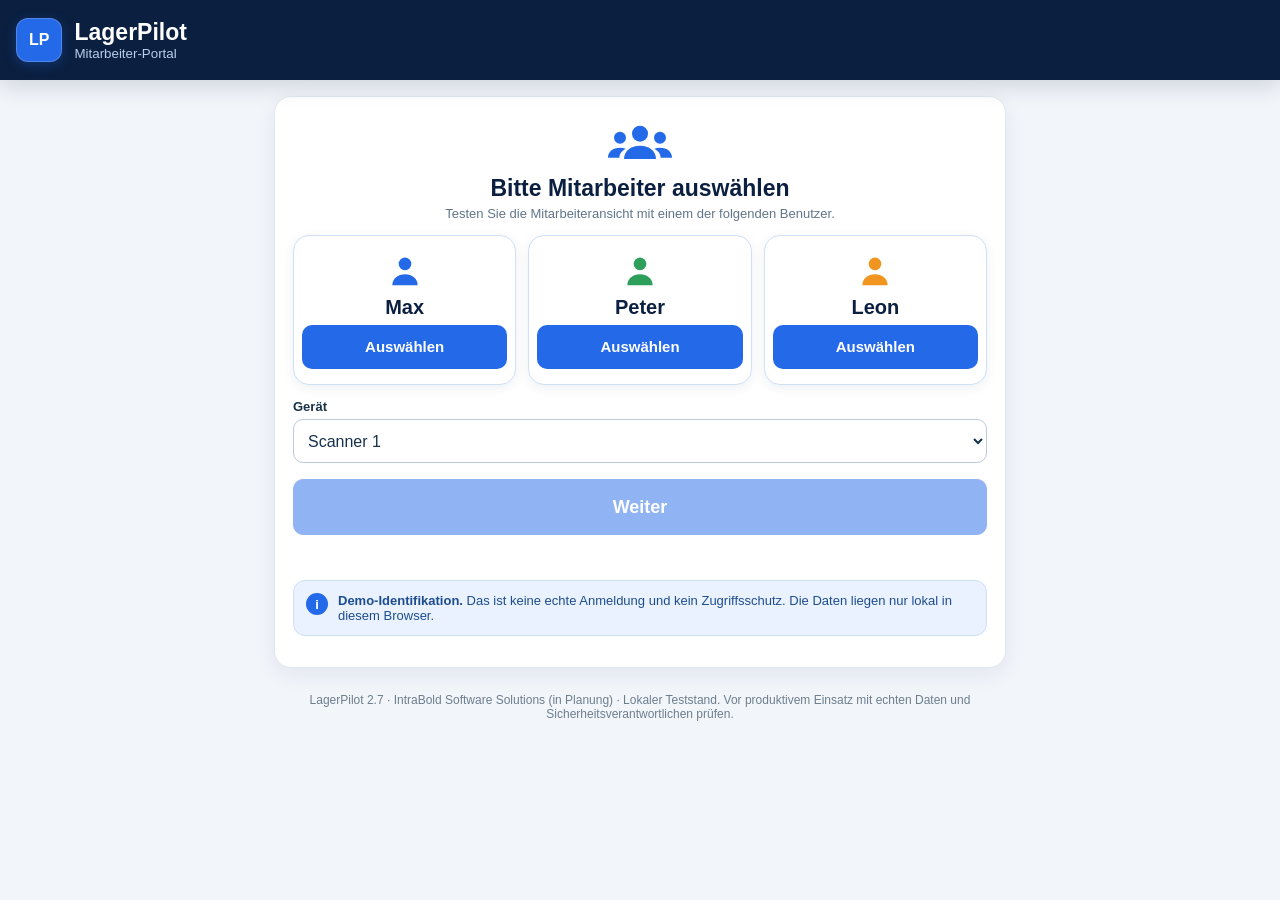
<file: mitarbeiter.html>
<!doctype html>
<html lang="de"><head><meta charset="utf-8"><meta name="viewport" content="width=device-width,initial-scale=1,viewport-fit=cover"><title>LagerPilot Mitarbeiterportal</title>
<meta http-equiv="refresh" content="0;url=index.html?portal=mitarbeiter">
<script>location.replace("index.html?portal=mitarbeiter")</script></head>
<body style="font-family:-apple-system,BlinkMacSystemFont,'Segoe UI',sans-serif;padding:24px"><p><a href="index.html?portal=mitarbeiter">Zum LagerPilot-Mitarbeiterportal</a></p></body></html>
</file>
<file: styles/01-basis.css>
:root{font-family:-apple-system,BlinkMacSystemFont,"Segoe UI",sans-serif;color:#183247;background:#f2f5fa}*{box-sizing:border-box}body{margin:0}header{background:#0b2040;color:white;padding:18px 16px;display:flex;align-items:center;gap:12px}header strong{font-size:23px}header small{display:block;color:#b9cdec}header .mark{background:#2469e8;padding:12px;border-radius:12px;font-weight:900}main{max-width:1100px;margin:auto;padding:16px 14px 90px}nav{position:sticky;top:0;z-index:4;background:#f2f5fa;display:flex;gap:7px;overflow-x:auto;padding:10px 0}button,input,select,textarea{font:inherit;border-radius:10px;min-height:43px}button{background:#2469e8;border:1px solid #2469e8;color:white;padding:9px 13px;font-weight:650;cursor:pointer}button.secondary,nav button{background:white;color:#23436c;border-color:#d7e0ec}button.danger{background:#fff1f1;color:#a12727;border-color:#efcccc}button:disabled{opacity:.5;cursor:not-allowed}nav button{white-space:nowrap;min-height:40px;font-size:13px}input,select,textarea{border:1px solid #bdcbda;background:white;color:#17314d;padding:10px;width:100%}label{display:block;font-size:13px;font-weight:700;margin:10px 0 5px}section{display:none;background:white;border:1px solid #e1e8f0;border-radius:17px;padding:18px;margin-bottom:15px;box-shadow:0 3px 14px #12305a0a}section.active{display:block}h2{font-size:23px;margin:0 0 8px}h3{font-size:17px;margin:18px 0 9px}.muted{color:#61758a;font-size:13px}.hint{background:#edf4ff;color:#375879;padding:12px;border-radius:10px;font-size:13px;margin:12px 0}.warning{background:#fff5e8;color:#835010;padding:12px;border-radius:10px}.error{background:#fff0f0;color:#a12222;padding:12px;border-radius:10px}.success{background:#eaf8f0;color:#16603b;padding:12px;border-radius:10px}.grid{display:grid;grid-template-columns:repeat(auto-fit,minmax(190px,1fr));gap:12px}.row{display:flex;gap:9px;align-items:center;flex-wrap:wrap}.row>*{flex:1}.card{background:#f7f9fd;border:1px solid #e3eaf5;padding:13px;border-radius:12px}.big{font-size:25px;font-weight:800;color:#0c2a50}.sub{font-size:12px;color:#63778b}.scroll{overflow:auto}table{border-collapse:collapse;width:100%;font-size:13px}th,td{text-align:left;padding:9px;border-bottom:1px solid #e7edf4;vertical-align:top}th{background:#f6f9fc}td button{min-height:30px;padding:5px 8px}.pill{display:inline-block;border-radius:50px;background:#e7f0ff;padding:4px 9px;font-size:11px;color:#1a5bc5}.rack{display:grid;grid-template-columns:repeat(18,minmax(52px,1fr));gap:4px;min-width:1020px}.tower{display:grid;gap:3px}.towerhead{text-align:center;font-size:11px;color:#61758a}.slot{border:1px solid #bcd7c5;border-radius:5px;background:#e4f6e9;color:#205a38;font-size:11px;padding:5px 1px;min-height:31px}.slot.used{background:#dceaff;border-color:#9dc2fc;color:#164d9a}.slot.locked{background:#fff0db;border-color:#e8c38b;color:#8a4a05}.slot.over{background:#ffe4e4;border-color:#ef9999;color:#aa2929}.slot.selected{outline:3px solid #1746ce;outline-offset:-3px;box-shadow:0 0 0 2px #fff,0 0 0 5px #1746ce;font-weight:900;position:relative;z-index:1}.slot:focus-visible{outline:3px solid #1746ce;outline-offset:2px}.scanner{max-width:520px;margin:10px auto}.hidden{display:none!important}.actions{display:flex;gap:8px;flex-wrap:wrap}.actions button{flex:1 1 140px}.status{font-size:13px;font-weight:600;min-height:20px;margin:9px 0}.entry{border-bottom:1px solid #e6ecf3;padding:9px 0;font-size:13px}.tag{font-size:11px;border-radius:6px;padding:3px 6px;background:#eef2f6}.right{text-align:right}footer{text-align:center;color:#6d7e8e;font-size:12px;margin:25px 0}@media(max-width:600px){section{padding:14px}header strong{font-size:20px}h2{font-size:21px}}



.lp-pick-summary{grid-template-columns:repeat(3,minmax(0,1fr));margin:12px 0 18px}
.lp-pick-summary .card{min-width:0}
.lp-pick-summary .big{font-size:clamp(22px,4vw,32px)}
@media(max-width:600px){.lp-pick-summary{gap:7px}.lp-pick-summary .card{padding:10px 7px}.lp-pick-summary .sub{font-size:11px;line-height:1.3}}


/* AP5.2: Touch-Ziel des Bearbeiten-Buttons im Artikelstamm (nur Touch/kleine Bildschirme, Desktop unverändert) */
@media(pointer:coarse),(max-width:700px){#articleRows button[data-edit]{min-height:44px;min-width:44px;padding:8px 14px}}

/* AP5.3b – Artikelstamm als Karten auf schmalen Smartphones (<= 600 px); Desktop unverändert. Benötigt :has() (iOS >= 15.4). */
.art-stock{display:none}
@media (max-width:600px){
  table:has(#articleRows) thead{display:none}
  table:has(#articleRows),#articleRows{display:block;width:100%;min-width:0}
  #articleRows tr{display:grid;grid-template-columns:minmax(0,1fr) auto;column-gap:12px;row-gap:2px;align-items:center;padding:10px 12px;border-bottom:1px solid #dbe4ef}
  #articleRows td{display:block;padding:0;border:0;min-width:0;overflow-wrap:anywhere}
  #articleRows td:nth-child(1){grid-column:1;grid-row:1}
  #articleRows td:nth-child(2),#articleRows td:nth-child(3),#articleRows td:nth-child(4){grid-column:1;font-size:.85em;color:#5b7088}
  #articleRows td:nth-child(2){grid-row:2}
  #articleRows td:nth-child(3){grid-row:3}
  #articleRows td:nth-child(4){grid-row:4}
  #articleRows td:nth-child(5){grid-column:2;grid-row:1/span 4;align-self:center}
  #articleRows td:nth-child(5) button{min-height:44px;min-width:44px}
  .art-stock{display:block;font-weight:600}
}
</file>
<file: styles/02-auftraege.css>
/* Kommscheinvorschläge: Desktop-Tabelle, mobile Karten ohne horizontales Scrollen */
.lp-pick-orders-table td:last-child{min-width:210px}
.lp-pick-orders-table td:last-child select{max-width:100%;margin-bottom:7px}
.lp-pick-orders-table td:last-child button{margin:3px 5px 3px 0}
@media(max-width:700px){
 .lp-pick-orders-wrap{overflow:visible;max-width:100%}
 .lp-pick-orders-table,.lp-pick-orders-table tbody,.lp-pick-orders-table tr,.lp-pick-orders-table td{display:block;width:100%;min-width:0}
 .lp-pick-orders-table thead{display:none}
 .lp-pick-orders-table{border:0;background:transparent}
 .lp-pick-orders-table tr{margin:0 0 13px;padding:15px;border:1px solid #dce6f2;border-radius:15px;background:#fff;box-shadow:0 3px 13px rgba(15,43,78,.06)}
 .lp-pick-orders-table td{border:0!important;padding:5px 0!important;overflow-wrap:anywhere}
 .lp-pick-orders-table td::before{content:attr(data-label);display:block;color:#60758e;font-size:12px;font-weight:650;margin-bottom:4px}
 .lp-pick-orders-table td:first-child{padding-bottom:9px!important;border-bottom:1px solid #e7edf5!important;margin-bottom:6px}
 .lp-pick-orders-table td:first-child::before{display:none}
 .lp-pick-orders-table td:first-child b{font-size:19px;color:#143459}
 .lp-pick-orders-table td:last-child{margin-top:8px}
 .lp-pick-orders-table td:last-child select{width:100%;max-width:none;margin:0 0 9px;min-height:46px}
 .lp-pick-orders-table td:last-child button{width:100%;min-height:44px;margin:0 0 7px}
 .lp-pick-orders-table td:last-child button:last-child{margin-bottom:0}
}
</file>
<file: styles/03-design.css>
/* LagerPilot 2.7 – behutsames Design-Facelift, ohne Änderungen an Lagerdaten */
:root{--lp-shadow:0 6px 22px rgba(15,43,78,.075);--lp-motion:cubic-bezier(.2,.7,.2,1)}
header{box-shadow:0 5px 22px rgba(5,23,49,.16);position:relative;z-index:5}
header .mark{box-shadow:0 3px 12px rgba(36,105,232,.28);border:1px solid rgba(255,255,255,.2)}
nav{border-bottom:1px solid #e4ebf4;scrollbar-width:thin}
nav button{border-radius:11px;transition:background-color .18s var(--lp-motion),border-color .18s var(--lp-motion),box-shadow .18s var(--lp-motion)}
nav button:hover{border-color:#8bb3ed;background:#eef5ff!important}
section{box-shadow:var(--lp-shadow)}
section.active{animation:lp-page-in .23s var(--lp-motion) both}
.card{background:linear-gradient(145deg,#fff 0%,#f7f9fd 100%);box-shadow:0 2px 10px rgba(12,43,82,.045);transition:box-shadow .2s var(--lp-motion),transform .2s var(--lp-motion),border-color .2s var(--lp-motion)}
button{transition:transform .16s var(--lp-motion),box-shadow .16s var(--lp-motion),background-color .16s var(--lp-motion),border-color .16s var(--lp-motion)}
button:not(:disabled):active{transform:scale(.975)}
button:focus-visible,input:focus-visible,select:focus-visible,textarea:focus-visible{outline:3px solid #7eafff;outline-offset:2px}
input:focus,select:focus,textarea:focus{border-color:#518ce8}
#homeStats .card{border-color:#dce7f6}
.lp-status-dot{display:inline-block;width:10px;height:10px;border-radius:50%;vertical-align:middle;margin-right:5px}
.lp-status-dot.is-active{background:#22a46e;animation:lp-pulse 2.5s ease-in-out infinite}
.lp-status-dot.is-offline{background:#d44e51}
.lp-status-dot.is-away{background:#e0a229}
.lp-chart-animate{animation:lp-chart-in .8s var(--lp-motion) both}
.lp-feedback-success{position:relative;animation:lp-feedback-in .4s var(--lp-motion) both}
.lp-feedback-success::before{content:"✓";display:inline-grid;place-items:center;width:19px;height:19px;margin-right:7px;border-radius:50%;background:#20a36d;color:white;font-weight:800;animation:lp-check-in .35s var(--lp-motion) both}
.lp-feedback-error{animation:lp-scan-error .24s ease-in-out}
.lp-scan-success{animation:lp-scan-success .55s ease-out}
@keyframes lp-pulse{0%,100%{box-shadow:0 0 0 0 rgba(34,164,110,.28)}55%{box-shadow:0 0 0 7px rgba(34,164,110,0)}}
@keyframes lp-page-in{from{opacity:.55;transform:translateY(6px)}to{opacity:1;transform:translateY(0)}}
@keyframes lp-chart-in{from{opacity:.25;transform:scale(.93) rotate(-8deg)}to{opacity:1;transform:scale(1) rotate(0)}}
@keyframes lp-feedback-in{from{opacity:.6;transform:translateY(3px)}to{opacity:1;transform:translateY(0)}}
@keyframes lp-check-in{from{transform:scale(.5)}to{transform:scale(1)}}
@keyframes lp-scan-success{0%{box-shadow:0 0 0 0 rgba(32,163,109,.55)}70%{box-shadow:0 0 0 7px rgba(32,163,109,0)}100%{box-shadow:none}}
@keyframes lp-scan-error{0%,100%{box-shadow:none}50%{box-shadow:0 0 0 3px rgba(212,78,81,.4)}}
@media(hover:hover) and (pointer:fine){.card:hover{transform:translateY(-2px);box-shadow:0 9px 23px rgba(12,43,82,.09);border-color:#cbdcf0}button:not(:disabled):hover{box-shadow:0 4px 12px rgba(18,70,137,.15);transform:translateY(-1px)}}
@media(prefers-reduced-motion:reduce){*,*::before,*::after{animation:none!important;transition:none!important;scroll-behavior:auto!important;transform:none!important}}
</file>
<file: styles/04-marke.css>
/* IntraBold – dezente Herstellerkennzeichnung, unabhängig von Lagerfunktionen */
.ib-brand-mini{display:flex;align-items:center;justify-content:center;gap:10px;margin:22px auto 0;padding:13px 10px;border-top:1px solid #e3eaf5;color:#213d5b;max-width:430px}
.ib-brand-symbol{display:inline-flex;align-items:center;justify-content:center;gap:1px;flex:none;background:#0b2040;border-radius:9px;padding:7px 9px;font-size:20px;font-weight:900;letter-spacing:-2px;line-height:1;color:#fff}
.ib-brand-symbol b:last-child{color:#20cbe3}
.ib-brand-name{font-size:13px;font-weight:800;letter-spacing:.02em}
.ib-brand-name small{display:block;color:#5f7891;font-size:10px;font-weight:600;letter-spacing:.06em}
.ib-brand-full{background:#0b2040;border-radius:16px;padding:22px 14px;text-align:center;color:#fff;max-width:420px;margin:12px auto}
.ib-brand-full-top{display:flex;justify-content:center;align-items:center;gap:22px}
.ib-brand-symbol-large{font-size:54px;border-radius:0;padding:0;background:transparent;letter-spacing:-6px}
.ib-rack{width:154px;max-width:46%;height:auto}
.ib-full-wordmark{font-size:clamp(26px,7vw,40px);font-weight:900;letter-spacing:.09em;margin-top:6px}
.ib-full-wordmark span{color:#20cbe3}
.ib-full-sub{font-size:12px;font-weight:750;letter-spacing:.2em;color:#20cbe3}

.lp-worker{border:1px solid #bdd7f5;background:linear-gradient(155deg,#fff,#f0f6ff)}.lp-worker .lp-worker-id{font-size:26px;font-weight:850;color:#0b2d58;margin:12px 0 5px}.lp-worker .lp-worker-progress{height:9px;background:#dbe6f3;border-radius:30px;overflow:hidden;margin:12px 0}.lp-worker .lp-worker-progress>span{display:block;background:#218dca;height:100%;border-radius:30px}.lp-worker-line{border:1px solid #dae5f2;background:#fff;border-radius:12px;padding:13px;margin:9px 0;display:flex;gap:12px;align-items:center;justify-content:space-between}.lp-worker-line.done{background:#eaf8f0;border-color:#bde4ce}.lp-worker-line strong{font-size:15px}.lp-worker-line .sub{margin-top:4px}.lp-worker-line button{flex:none;min-width:95px}.lp-worker .actions button{min-height:48px}
</file>
<file: styles/05-kommissionierung.css>
/* Mobile-first Kommissionierkarten: klare Hierarchie, große Touch-Ziele */
.lp-worker{min-width:0}
.lp-worker-line{display:grid;grid-template-columns:minmax(0,1fr) auto;align-items:center;gap:12px;padding:16px;border-radius:16px;box-shadow:0 2px 10px rgba(12,43,82,.04)}
.lp-worker-line>div{min-width:0;overflow-wrap:anywhere}
.lp-worker-line button{min-height:48px;padding:11px 15px}
.lp-worker .lp-worker-id{font-size:clamp(22px,5vw,28px);overflow-wrap:anywhere}
.lp-worker .actions{display:grid;grid-template-columns:repeat(2,minmax(0,1fr));gap:10px}
.lp-worker .actions button{width:100%;min-width:0}
@media(max-width:700px){
 #pick{padding:12px!important}
 #pick h3{line-height:1.3}
 .lp-worker{padding:12px!important;border-radius:16px}
 .lp-worker>.row{align-items:flex-start;gap:8px}
 .lp-worker>.row>h3{flex:1 1 100%;margin:0}
 .lp-worker>.row>.pill{flex:0 0 auto}
 .lp-worker-line{grid-template-columns:minmax(0,1fr);gap:14px;margin:11px 0;padding:16px}
 .lp-worker-line strong{font-size:17px}
 .lp-worker-line .sub{font-size:13px;line-height:1.5}
 .lp-worker-line button{width:100%;min-height:52px;font-size:15px}
 .lp-worker .actions{grid-template-columns:1fr}
 .lp-worker .actions button{min-height:52px}
 .lp-worker-progress{height:12px!important}
 .lp-pick-summary{grid-template-columns:repeat(2,minmax(0,1fr))}
 .lp-pick-summary .card:last-child:nth-child(odd){grid-column:1/-1}
}
@media(max-width:360px){.lp-worker{padding:10px!important}.lp-worker-line{padding:13px}.lp-pick-summary{gap:7px}}

/* Mobile picking: quantity, article weight and packaging */
.lp-pick-line-main{min-width:0;width:100%}.lp-pick-line-main>strong{display:block;font-size:17px;margin:5px 0}.lp-pick-location{font-weight:750;color:#1a5bc5;margin:9px 0}.lp-pick-qty{display:grid;grid-template-columns:repeat(2,minmax(0,1fr));gap:12px;align-items:end;margin:12px 0}.lp-pick-qty>div{min-width:0}.lp-pick-qty b{display:block;font-size:18px;margin-top:5px}.lp-pick-qty input{width:100%;min-width:0;min-height:48px}.lp-pick-qty label{margin:0 0 6px}.lp-pick-weight-panel{border:1px solid #bdd7f5;background:#f4f8ff;border-radius:16px;padding:15px;margin:18px 0}.lp-pick-weight-panel h3{margin-top:0}.lp-pick-weight-panel strong{font-size:20px}.lp-worker-line{grid-template-columns:minmax(0,1fr) auto}@media(max-width:700px){.lp-worker-line{grid-template-columns:minmax(0,1fr)}.lp-pick-qty{gap:10px}.lp-pick-weight-panel{padding:12px}.lp-worker-line button{width:100%}}.lp-next-step{display:flex;flex-direction:column;gap:8px;margin:12px 0;padding:14px;border:1px solid #8bb9db;border-radius:12px;background:#eaf5ff;color:#173b61}.lp-next-step strong{font-size:1.15rem;overflow-wrap:anywhere}.lp-next-step button{min-height:48px}.lp-next-line{outline:2px solid #4a9bd1;outline-offset:2px;scroll-margin-top:20px}.lp-pick-scan{min-height:48px}@media(max-width:640px){.lp-worker-line>button,.lp-pick-scan{width:100%;min-height:52px;font-size:1rem}.lp-pick-qty input{min-height:48px;font-size:16px}}
.lp-pick-manual{display:flex;flex-wrap:wrap;gap:8px;align-items:end;margin:12px 0}.lp-pick-manual label{width:100%}.lp-pick-manual input{flex:1;min-width:170px;min-height:48px;font-size:16px}.lp-pick-manual button{min-height:48px}
@media print{
 @page{size:A4;margin:12mm}
 body{background:white!important;color:#172235!important;font:10pt Arial,sans-serif!important}
 body *{visibility:hidden!important}
 #pickPrint,#pickPrint *{visibility:visible!important}
 #pickPrint{display:block!important;position:absolute!important;left:0;top:0;width:100%;padding:0!important;margin:0!important;background:white!important;color:#172235!important}
 #pickPrint h1{font-size:20pt;margin:0 0 5mm;color:#173b61}
 #pickPrint h2{font-size:12pt;margin:5mm 0 2mm;color:#173b61}
 #pickPrint table{border-collapse:collapse;width:100%;font-size:9pt}
 #pickPrint th,#pickPrint td{border:1px solid #b8c5d1;padding:5px;text-align:left}
 #pickPrint th{background:#e8f0f8!important;-webkit-print-color-adjust:exact;print-color-adjust:exact}
 #pickPrint .print-meta{display:grid;grid-template-columns:1fr 1fr;gap:4px 15px;margin:5mm 0}
 #pickPrint .print-status{border:1px solid #9bb5cc;padding:8px;margin:4mm 0;break-inside:avoid}
 #pickPrint .print-sign{display:flex;gap:20px;margin-top:13mm}
 #pickPrint .print-sign span{flex:1;border-top:1px solid #333;padding-top:5px}
 #pickPrint tr{break-inside:avoid}
}
.lp-pick-unlocked{border:2px solid #2563eb!important;background:#eff6ff!important;box-shadow:0 0 0 3px #bfdbfe!important}.lp-pick-scan{width:100%;margin:10px 0;min-height:52px}#nav{gap:10px;padding:12px 0 7px}#nav button{flex:1;min-width:0;min-height:52px;font-size:15px;font-weight:800;white-space:normal;border-radius:14px}#nav button.lp-area-active{background:#dceaff!important;color:#0b3d82;border-color:#93b8ee}#subnav{position:sticky;top:0;z-index:4;background:#f2f5fa;display:flex;gap:7px;overflow-x:auto;padding:8px 0 11px}#subnav button{flex:none;white-space:nowrap;background:#fff;color:#23436c;border-color:#d7e0ec;font-size:13px;min-height:42px}#subnav button.lp-subnav-active{background:#dceaff!important;border-color:#93b8ee}@media(max-width:390px){#nav button{font-size:13px;padding:9px 7px}}#pickAdmin .lp-pick-orders-wrap{max-width:100%}@media(max-width:700px){#pickAdmin{padding:12px!important}}
/* LagerPilot picking UX refresh: responsive phone/tablet layouts */
#picking{max-width:1100px;margin-inline:auto}
#picking>.hint{max-width:68ch}
#picking>.card{border-radius:20px}
#picking .lp-worker{padding:clamp(14px,2.5vw,26px)!important;background:#f7faff;border-color:#cbdcf0}
#picking .lp-worker>.row{flex-wrap:wrap;gap:10px}
#picking .lp-worker-id{font-size:clamp(26px,4vw,36px);letter-spacing:-.035em;margin:4px 0 8px}
#picking .lp-worker-progress{height:12px;background:#d9e7f5;margin:12px 0 7px}
#picking .lp-worker-line{display:flex;flex-direction:column;align-items:stretch;gap:14px;border:1px solid #d5e2f0;border-radius:18px;padding:clamp(14px,2vw,22px);box-shadow:0 3px 12px rgba(20,52,88,.05)}
#picking .lp-worker-line.done{border-color:#8ed4b0;background:#effaf3}
#picking .lp-pick-line-main>strong{font-size:clamp(18px,2.2vw,22px);line-height:1.35}
#picking .lp-pick-location{display:inline-flex;max-width:100%;padding:7px 12px;border-radius:10px;background:#eaf2ff;color:#164b99;overflow-wrap:anywhere}
#picking .lp-pick-qty{grid-template-columns:repeat(2,minmax(0,1fr));gap:12px;margin:14px 0}
#picking .lp-pick-qty>div{padding:12px;border:1px solid #e1e9f3;border-radius:12px;background:#f8fafd}
#picking .lp-pick-qty label{font-size:13px;line-height:1.35}
#picking .lp-pick-qty b{font-size:clamp(17px,2vw,21px)}
#picking .lp-pick-qty input{font-size:16px;min-height:50px}
#picking .lp-worker-line>button{width:100%;min-height:54px;font-weight:750}
#picking .lp-pick-scan{min-height:52px;font-weight:700}
#picking .lp-pick-weight-panel{padding:clamp(15px,2.5vw,24px);border-radius:18px;background:#eef5ff}
#picking .lp-pick-weight-panel strong{font-size:clamp(21px,3vw,28px)}
#picking .lp-worker .actions{display:grid;grid-template-columns:repeat(3,minmax(0,1fr));gap:10px}
#picking .lp-worker .actions button{min-width:0;white-space:normal;min-height:54px}
#picking .lp-worker-step{display:flex;align-items:center;justify-content:space-between;gap:8px;flex-wrap:wrap;margin:15px 0 5px}
#picking .lp-worker-step b{font-size:15px}
#picking .lp-worker-step span{font-size:13px;color:#50647c}
@media(min-width:760px){
 #picking .lp-worker-line{max-width:none}
 #picking .lp-pick-qty{grid-template-columns:repeat(2,minmax(0,1fr))}
 #picking .lp-pick-weight-panel .lp-pick-qty{max-width:700px}
}
@media(max-width:700px){
 #picking{padding:12px!important}
 #picking>.card{padding:14px!important}
 #picking .lp-worker{padding:13px!important}
 #picking .lp-worker-line{padding:14px}
 #picking .lp-worker .actions{grid-template-columns:1fr}
 #picking .lp-pick-qty{gap:8px}
 #picking .lp-pick-qty>div{padding:10px}
}
@media(max-width:390px){
 #picking .lp-pick-qty{grid-template-columns:1fr}
 #picking .lp-worker-line{padding:12px}
}

/* AP6: Auftragseditor, Live-Positionen, Details */
.lp-take{margin:10px 0;padding:10px;border:2px solid var(--accent,#2b7bd8);border-radius:10px;background:#eef6ff}
.lp-take input.lp-take-input{font-size:22px;font-weight:700;text-align:center;min-height:48px;width:100%;box-sizing:border-box}
.lp-take select{width:100%;min-height:44px}
.lp-line-issue{margin:8px 0}
.lp-live-line [data-pick-book]{min-height:48px;font-size:17px;width:100%}
.lp-live-line .lp-correct,.lp-live-line [data-pick-short],.lp-live-line [data-pick-reopen]{width:100%;margin-top:6px}
.lp-ord-details{margin-top:8px}.lp-ord-details summary{cursor:pointer;padding:8px 0;min-height:32px}
.lp-ord-lines,.lp-ord-journal{margin:6px 0;padding-left:18px;font-size:13px;overflow-wrap:anywhere}
#ordCard input,#ordCard select{max-width:100%;box-sizing:border-box}
#ordLines input[data-ord-qty]{width:100px;min-height:40px}
#pickOrders button{min-height:40px;margin:2px 2px 2px 0}
</file>
<file: styles/06-druck.css>
@media print{
 #picking .lp-worker-line{display:block;box-shadow:none}
 #picking .lp-pick-location{background:transparent;padding:0}
 #picking .lp-pick-qty>div{border:0;background:transparent;padding:0}
 #picking .lp-worker-step{display:none}
}
</file>
<file: styles/07-gewicht.css>
/* Weight overview first: immediately visible above the picking positions */
#picking .lp-pick-weight-panel{margin:16px 0 22px;border:2px solid #b7d3f4}
#picking .lp-pick-weight-panel>p{line-height:1.5}
#picking .lp-pick-weight-panel>p strong{display:inline-block;color:#0b4c8d}

/* Compact weight indicator stays visible while scrolling through picking positions */
#picking .lp-weight-sticky{position:sticky;top:60px;z-index:3;display:grid;grid-template-columns:minmax(0,1fr) auto;align-items:center;gap:2px 12px;padding:11px 15px;margin:12px 0 0;border:1px solid #b9d5f3;border-radius:13px;background:rgba(239,247,255,.97);box-shadow:0 5px 18px rgba(17,58,105,.12);backdrop-filter:blur(8px);-webkit-backdrop-filter:blur(8px)}
#picking .lp-weight-sticky-label{font-size:13px;font-weight:750;color:#294a6e}
#picking .lp-weight-sticky strong{grid-column:2;grid-row:1 / span 2;font-size:clamp(18px,2.6vw,24px);color:#0b4c8d;text-align:right;overflow-wrap:anywhere}
#picking .lp-weight-sticky-meta{font-size:11px;color:#5b6e82}
@media(max-width:700px){#picking .lp-weight-sticky{top:57px;padding:10px 12px;gap:2px 8px}#picking .lp-weight-sticky-label{font-size:12px}#picking .lp-weight-sticky strong{font-size:18px}}
@media(max-width:360px){#picking .lp-weight-sticky{grid-template-columns:1fr}#picking .lp-weight-sticky strong{grid-column:1;grid-row:auto;text-align:left}}
@media print{#picking .lp-weight-sticky{display:none!important}}
</file>
<file: styles/08-kommissionierschein.css>
/* SA-15: Kommissionierschein (A4) und Abschlussansicht. Rein darstellend. */
.slip{color:#172235;font-family:Arial,Helvetica,sans-serif;font-size:10pt;line-height:1.35;background:#fff}
.slip *{box-sizing:border-box}
.slip-head{display:flex;justify-content:space-between;align-items:center;gap:12px;border-bottom:3px solid #0b2040;padding-bottom:8px;margin-bottom:10px}
.slip-brand{display:flex;align-items:center;gap:10px}
.slip .ib-brand-symbol{font-size:22px;-webkit-print-color-adjust:exact;print-color-adjust:exact}
.slip-brand-name{font-weight:900;letter-spacing:.09em;font-size:15pt;color:#0b2040}
.slip-brand-name span{color:#0fb3c8}
.slip-brand-sub{font-size:8pt;color:#5f7891;letter-spacing:.06em}
.slip-doc{text-align:right}
.slip-title{font-size:19pt;font-weight:800;color:#0b2d58}
.slip-status{display:inline-block;margin-top:3px;padding:2px 9px;border-radius:4px;font-size:8.5pt;font-weight:800;letter-spacing:.04em;-webkit-print-color-adjust:exact;print-color-adjust:exact}
.slip-status-done{background:#dff5e8;color:#11643d;border:1px solid #11643d}
.slip-status-draft{background:#fff1d6;color:#8a5200;border:1px solid #8a5200}
.slip-alert{border:2px solid #b3261e;background:#fdecea;color:#7a1510;padding:6px 9px;margin:0 0 8px;font-weight:700;-webkit-print-color-adjust:exact;print-color-adjust:exact}
.slip-meta{display:grid;grid-template-columns:repeat(4,1fr);gap:6px 12px;margin:0 0 10px;padding:8px;border:1px solid #b8c5d1;background:#f4f8fc;-webkit-print-color-adjust:exact;print-color-adjust:exact}
.slip-meta span{display:block;font-size:7.5pt;color:#5f7891;text-transform:uppercase;letter-spacing:.04em}
.slip-meta b{display:block;font-size:10pt;word-break:break-word}
.slip-table{width:100%;border-collapse:collapse;table-layout:fixed;font-size:9pt;margin-bottom:10px}
.slip-table th,.slip-table td{border:1px solid #b8c5d1;padding:3px 5px;text-align:left;vertical-align:top;word-break:break-word;overflow-wrap:anywhere}
.slip-table th{background:#e8f0f8;font-size:8pt;-webkit-print-color-adjust:exact;print-color-adjust:exact}
.slip-table th:nth-child(1){width:10mm}.slip-table th:nth-child(2){width:24mm}.slip-table th:nth-child(4){width:24mm}
.slip-table th:nth-child(5),.slip-table th:nth-child(6),.slip-table th:nth-child(7){width:13mm}.slip-table th:nth-child(8){width:17mm}.slip-table th:nth-child(9){width:20mm}
.slip-table .r{text-align:right;font-variant-numeric:tabular-nums}.slip-table .c{text-align:center}
.slip-table thead{display:table-header-group}.slip-table tfoot{display:table-row-group}
.slip-table tfoot td{font-weight:800;background:#f4f8fc;-webkit-print-color-adjust:exact;print-color-adjust:exact}
.slip-table tr{break-inside:avoid;page-break-inside:avoid}
.slip-dev td{background:#fff4d6;-webkit-print-color-adjust:exact;print-color-adjust:exact}
.slip-cols{display:grid;grid-template-columns:1fr 1fr;gap:10px;margin-bottom:10px}
.slip-box{border:1px solid #9bb5cc;padding:7px 9px;break-inside:avoid;page-break-inside:avoid}
.slip-weight{margin-bottom:10px}
.slip-h{font-weight:800;color:#173b61;margin-bottom:4px;font-size:10.5pt}
.slip-box p{margin:2px 0}.slip-box ul{margin:2px 0 4px 16px;padding:0}
.slip-muted{color:#5f7891}.slip-bad{color:#b3261e}
.slip-kv{width:100%;border-collapse:collapse;font-size:9pt}
.slip-kv td{padding:2px 0;border-bottom:1px dotted #b8c5d1}.slip-kv td.r{text-align:right}
.slip-result{margin-top:7px;padding:6px 9px;font-weight:800;font-size:10.5pt;border:2px solid;-webkit-print-color-adjust:exact;print-color-adjust:exact}
.slip-result-pass{color:#11643d;border-color:#11643d;background:#dff5e8}
.slip-result-fail{color:#b3261e;border-color:#b3261e;background:#fdecea}
.slip-result-incomplete{color:#8a5200;border-color:#8a5200;background:#fff1d6}
.slip-end{break-inside:avoid;page-break-inside:avoid}
.slip-sign{display:flex;gap:24px;margin-top:9mm;break-inside:avoid;page-break-inside:avoid}
.slip-sign>div{flex:1;border-top:1px solid #333;padding-top:4px}.slip-sign i{display:block;font-size:7.5pt;color:#5f7891;font-style:normal}
.slip-foot{margin-top:8px;font-size:7.5pt;color:#5f7891}

/* Abschlussansicht (Bildschirm, mobil) */
.pick-closure{position:fixed;inset:0;z-index:1000;background:rgba(11,32,64,.62);display:flex;align-items:flex-start;justify-content:center;overflow:auto;padding:max(12px,env(safe-area-inset-top)) 12px max(12px,env(safe-area-inset-bottom))}
.pick-closure.hidden{display:none}
.pick-closure-card{background:#fff;border-radius:16px;max-width:760px;width:100%;padding:16px;box-shadow:0 12px 40px rgba(0,0,0,.35)}
.pick-closure-head{display:flex;align-items:center;gap:12px;padding:12px;border-radius:12px;margin-bottom:10px}
.pick-closure-head h3{margin:0;font-size:20px}
.pick-closure-head.ok{background:#dff5e8;color:#11643d}.pick-closure-head.bad{background:#fdecea;color:#7a1510}
.pick-closure-icon{display:inline-grid;place-items:center;width:40px;height:40px;border-radius:50%;background:currentColor;flex:none}
.pick-closure-icon{color:inherit}.pick-closure-head.ok .pick-closure-icon{background:#11643d;color:#fff}.pick-closure-head.bad .pick-closure-icon{background:#b3261e;color:#fff}
.pick-closure-grid{display:grid;grid-template-columns:repeat(2,minmax(0,1fr));gap:8px}
.pick-closure-grid>div{border:1px solid #d3dfec;border-radius:10px;padding:8px 10px;min-width:0}
.pick-closure-grid span{display:block;font-size:12px;color:#5f7891}.pick-closure-grid b{display:block;font-size:16px;word-break:break-word}
.pick-closure-grid .okc{color:#11643d}.pick-closure-grid .badc{color:#b3261e}
.pick-closure .actions button{min-height:48px;flex:1 1 200px}
.pick-closure-preview{margin-top:12px;overflow-x:auto;border:1px solid #d3dfec;border-radius:10px;padding:10px;background:#fff;-webkit-overflow-scrolling:touch}
.pick-closure-preview .slip{min-width:680px}
.pick-closure-preview.hidden{display:none}
.lp-pick-note textarea{width:100%;min-height:64px;font-size:16px}
@media (min-width:640px){.pick-closure-grid{grid-template-columns:repeat(3,minmax(0,1fr))}}

/* Druck: nur der Schein, A4, mehrseitig */
@media print{
 @page{size:A4;margin:12mm 12mm 16mm;@bottom-center{content:"Seite " counter(page) " von " counter(pages);font:8pt Arial,sans-serif;color:#5f7891}}
 html,body{background:#fff!important;height:auto!important}
 body>*:not(main){display:none!important}
 main>*:not(#pickPrint){display:none!important}
 main{display:block!important;padding:0!important;margin:0!important;max-width:none!important;width:auto!important;background:#fff!important}
 body #pickPrint,body #pickPrint *{visibility:visible!important}
 body #pickPrint{display:block!important;position:static!important;width:auto!important;padding:0!important;margin:0!important;background:#fff!important}
 #pickPrint .slip{width:calc(100% - 2px)}
 #pickPrint .slip-table{font-size:8.5pt}
 #pickPrint .slip-table th,#pickPrint .slip-table td{padding:2px 4px}
 #pickPrint .slip-foot{margin-top:6px;border-top:1px solid #b8c5d1;padding-top:2px}
 #pickPrint .slip-kv td{border:0;border-bottom:1px dotted #b8c5d1;padding:2px 0}
 #pickPrint .slip-kv td.r{text-align:right}
 #pickPrint .slip-sign{margin-top:8mm}
 .pick-closure{display:none!important}
}

.slip-journal{margin-top:6px;font-size:9.5px}.slip-journal .slip-kv td{padding:1px 4px}
</file>
<file: styles/09-mitarbeiterportal.css>
/* SA-16a: Mitarbeiterportal. Wirkt nur im Portal-Modus (index.html?portal=mitarbeiter). Schutz vor Fehlbedienung, keine Zugriffssicherheit. */
#portalBar,#portalLogin,#portalHome,#portalBye,#portalDemo{display:none}
.portal #portalBar.portal-on{display:flex}
.portal #portalLogin.active,.portal #portalHome.active,.portal #portalBye.active,.portal #portalDemo.active{display:block}
.portal #nav,.portal #subnav,.portal #simActiveBanner{display:none!important}
.portal #pickLoginCard,.portal #scanMap,.portal #rackInit,.portal #simulationPanel,.portal #picking>.hint{display:none!important}
.portal main{max-width:760px}
.portal button,.portal select,.portal input,.portal textarea,.portal summary,.portal .slot{min-height:44px}
.portal td button{min-height:44px;padding:8px 12px}
.portal select,.portal input,.portal textarea{font-size:16px}

/* Kopfzeile (dunkelblau): Marke, Kontext, Rückweg zur Verwaltung, Benutzer */
.portal-hdr-actions{display:none}
.portal header{flex-wrap:wrap;row-gap:10px}
.portal .portal-hdr-actions{display:flex;align-items:center;gap:10px;margin-left:auto;flex-wrap:wrap;justify-content:flex-end}
.portal-adminlink{display:none;align-items:center;justify-content:center;min-height:44px;padding:0 16px;border-radius:10px;color:#fff;font-weight:700;text-decoration:none;white-space:nowrap;border:1px solid rgba(255,255,255,.35);background:rgba(255,255,255,.08)}
.portal.portal-admin .portal-adminlink{display:inline-flex}
.portal-chip{display:none;align-items:center;gap:8px;min-height:44px;padding:4px 12px;border-radius:10px;border:1px solid rgba(255,255,255,.35);background:rgba(255,255,255,.08);color:#fff;text-align:left}
.portal-chip.on{display:inline-flex}
.portal-chip-txt{display:flex;flex-direction:column;line-height:1.15}
.portal-chip-txt b{font-size:15px}.portal-chip-txt small{font-size:11px;opacity:.8}
.portal-chip-sw{font-size:12px;opacity:.85;white-space:nowrap}

/* Zurück-Leiste */
.portal-bar{align-items:center;gap:10px;margin-bottom:10px}
.portal-bar button{min-width:44px;white-space:nowrap;background:#fff;color:#0b2040;border:1.5px solid #cfe0f7}

/* Einleitung */
.portal-intro{text-align:center;margin:6px 0 14px}
.portal-intro h2{margin:6px 0 4px;color:#0b2040}
.portal-intro p{margin:0}
.portal-intro-ico{display:inline-flex;color:#2469e8}

/* Mitarbeiterkarten */
.portal-names{display:grid;grid-template-columns:repeat(3,minmax(0,1fr));gap:12px;margin:14px 0}
.portal-name{display:flex;flex-direction:column;align-items:center;justify-content:center;gap:6px;min-height:150px!important;padding:14px 8px;font-size:19px;background:#fff;color:#0b2040;border:1.5px solid #cfe0f7;border-radius:16px;box-shadow:0 3px 12px rgba(15,43,78,.07)}
.portal-name b{font-size:20px}
.portal-name-ico{display:flex;color:#2469e8}
.portal-name:nth-child(2) .portal-name-ico{color:#2e9e5b}.portal-name:nth-child(3) .portal-name-ico{color:#f0951f}
.portal-name-act{display:flex;align-items:center;justify-content:center;width:100%;min-height:44px;border-radius:10px;background:#2469e8;color:#fff;font-size:15px;font-weight:700}
.portal-name.selected{border:2.5px solid #2469e8;background:#edf4ff}
.portal-name.selected .portal-name-act{background:#0b2d58}
#portalLoginBtn{width:100%;min-height:56px;font-size:18px;margin-top:16px}
.portal-demo-note,.portal-more summary{background:#eaf2ff;color:#1d4d8f;border:1px solid #cfe0f7}
.portal-demo-note{display:flex;gap:10px;align-items:flex-start;padding:12px;border-radius:12px;font-size:13px;margin-top:16px}
.portal-i{display:inline-grid;place-items:center;flex:none;width:22px;height:22px;border-radius:50%;background:#2469e8;color:#fff;font-weight:800;font-size:13px;font-style:normal}

/* Startseite: vier weiße Funktionskarten mit farbigem Symbol */
.portal-tiles{display:grid;grid-template-columns:repeat(2,minmax(0,1fr));gap:14px}
.portal-tile{display:flex;flex-direction:column;align-items:center;justify-content:center;gap:6px;min-height:170px;padding:14px 8px;border-radius:18px;background:#fff;color:#0b2040;border:1.5px solid #cfe0f7;box-shadow:0 4px 14px rgba(15,43,78,.08);font-size:19px;text-align:center}
.portal-tile small{color:#5f7891;font-size:13px;font-weight:400;line-height:1.25;padding:0 4px}
.portal-tile:active{background:#edf4ff;border-color:#2469e8}
.portal-ico{display:flex;align-items:center;justify-content:center;width:68px;height:68px;border-radius:16px;color:#fff;margin-bottom:4px}
.portal-ico.c1{background:#2469e8}.portal-ico.c2{background:#2e9e5b}.portal-ico.c3{background:#7a55c7}.portal-ico.c4{background:#f0951f}
.portal-more{margin-top:20px;color:#1d4d8f;font-size:14px}
.portal-more summary{cursor:pointer;display:flex;align-items:center;gap:10px;padding:10px 12px;border-radius:12px;font-weight:700}
.portal-more p{margin:8px 4px 0}
@media(min-width:640px){.portal-tile{min-height:200px}}

/* Abmeldung / Rückkehr */
.portal-bye{text-align:center;padding:40px 8px}
.portal-check{display:inline-grid;place-items:center;width:72px;height:72px;border-radius:50%;background:#2e9e5b;color:#fff}
.portal-adminlink-solid{display:inline-flex!important;background:#2469e8;color:#fff;border-color:#2469e8;margin-top:12px}

/* Verwaltung: Eintrag „Mitarbeiter-Testdemo“ unter „Mehr“ (Designbild 2) */
.mt-demo-row{display:flex;align-items:center;gap:14px;width:100%;min-height:72px;padding:10px 14px;text-align:left;background:#fff;color:#0b2040;border:1.5px solid #cfe0f7;border-radius:14px}
.mt-demo-ico{display:inline-flex;align-items:center;justify-content:center;width:52px;height:52px;border-radius:12px;background:#eaf2ff;color:#2469e8;flex:none}
.mt-demo-txt{display:flex;flex-direction:column;flex:1;min-width:0}
.mt-demo-txt b{font-size:17px}.mt-demo-txt small{color:#5f7891;font-size:13px}
.mt-demo-go{font-size:30px;color:#2469e8;line-height:1}

html.portal .adm-only{display:none}
@media(max-width:480px){.portal .portal-hdr-actions{width:100%;justify-content:space-between;flex-wrap:nowrap}.portal-chip-sw{display:none}.portal-chip::after{content:"▾";opacity:.85}.portal-adminlink{padding:0 12px;font-size:15px}.portal-name-act{font-size:14px}}

/* Demo-Kommissionierung (Vorführung) */
.portal-demo-start{display:flex;align-items:center;gap:14px;width:100%;min-height:76px;padding:12px 16px;margin:0 0 14px;text-align:left;background:#0b2d58;color:#fff;border:2px solid #0b2d58;border-radius:18px;box-shadow:0 6px 18px rgba(11,45,88,.25)}
.portal-demo-ico{display:inline-grid;place-items:center;flex:none;width:48px;height:48px;border-radius:50%;background:#f0951f;color:#fff;font-size:20px}
.portal-demo-txt{display:flex;flex-direction:column;min-width:0}
.portal-demo-txt b{font-size:19px}.portal-demo-txt small{font-weight:400;opacity:.85;font-size:13px;line-height:1.3}
.demo-banner{background:#fff5e8;color:#835010;border:1.5px solid #f0951f;border-radius:12px;padding:8px 12px;font-size:13px;margin-bottom:10px}
.demo-steps{display:grid;grid-template-columns:repeat(4,minmax(0,1fr));gap:6px;list-style:none;margin:0 0 12px;padding:0}
.demo-steps li{display:flex;flex-direction:column;align-items:center;gap:4px;text-align:center;font-size:11px;color:#5f7891;line-height:1.2}
.demo-steps li span{display:inline-grid;place-items:center;width:28px;height:28px;border-radius:50%;background:#e3ebf6;color:#23436c;font-weight:800;font-size:13px}
.demo-steps li.now{color:#0b2d58;font-weight:800}.demo-steps li.now span{background:#2469e8;color:#fff}
.demo-steps li.done span{background:#2e9e5b;color:#fff}
.demo-card{background:#fff;border:1.5px solid #cfe0f7;border-radius:16px;padding:16px;box-shadow:0 3px 12px rgba(15,43,78,.07);margin-bottom:12px}
.demo-card h2{margin:0 0 6px;font-size:21px;color:#0b2040}.demo-card h3{margin:16px 0 8px}
.demo-list{display:flex;flex-direction:column;gap:8px;margin:10px 0}
.demo-li{display:flex;gap:10px;align-items:center;padding:8px 10px;border:1px solid #dbe6f4;border-radius:12px;background:#f7faff}
.demo-no{display:inline-grid;place-items:center;flex:none;width:30px;height:30px;border-radius:50%;background:#2469e8;color:#fff;font-weight:800}
.demo-li-t{display:flex;flex-direction:column;min-width:0}.demo-li-t small{color:#5f7891;font-size:12px}
.demo-packs{display:grid;grid-template-columns:1fr;gap:10px;margin-bottom:14px}
.demo-pack{display:flex;flex-direction:column;align-items:flex-start;gap:2px;min-height:64px;padding:10px 14px;text-align:left;background:#fff;color:#0b2040;border:1.5px solid #cfe0f7;border-radius:14px}
.demo-pack small{font-weight:400;color:#5f7891}.demo-pack.selected{border:2.5px solid #2469e8;background:#edf4ff}
.demo-primary{width:100%;min-height:56px;font-size:18px;margin-top:10px}
.demo-primary:disabled{opacity:.45}
.demo-progress{height:12px;border-radius:8px;background:#e3ebf6;overflow:hidden}.demo-progress span{display:block;height:100%;background:#2e9e5b;transition:width .25s}
.demo-prog-t{margin:6px 0 10px;color:#375879;font-size:14px}
.demo-pos-h{display:inline-block;background:#eaf2ff;color:#1d4d8f;border-radius:20px;padding:3px 12px;font-size:13px;font-weight:700;margin-bottom:8px}
.demo-kv{display:grid;grid-template-columns:repeat(2,minmax(0,1fr));gap:8px;margin:10px 0}
.demo-kv>div{border:1px solid #dbe6f4;border-radius:12px;padding:8px 10px;min-width:0}
.demo-kv span{display:block;font-size:12px;color:#5f7891}.demo-kv b{display:block;font-size:17px;word-break:break-word}.demo-kv small{color:#5f7891;font-size:12px}
.demo-place{color:#0b2d58;font-size:20px!important}
.demo-phase{background:#eaf2ff;color:#1d4d8f;border-radius:10px;padding:10px 12px;font-weight:700;margin:6px 0}
.demo-msg{margin:8px 0}.demo-sub{margin:6px 2px 0;color:#5f7891;font-size:13px}
.demo-qty{margin-top:12px}.demo-qty-row{display:grid;grid-template-columns:56px minmax(0,1fr) 56px;gap:8px}
.demo-qty-row input{text-align:center;font-size:22px;font-weight:800}.demo-qty-row button{font-size:24px;padding:0}
.demo-confirm{background:#2e9e5b;border-color:#2e9e5b}
.demo-test{margin-top:14px;border-top:1px solid #e3ebf6;padding-top:10px}.demo-test summary{cursor:pointer;color:#5f7891;font-size:14px}
.demo-test button,.demo-manual button{width:100%;margin-top:8px}.demo-manual{margin-top:12px}
.demo-done-list{display:flex;flex-wrap:wrap;gap:8px}
.demo-chip{display:flex;align-items:center;gap:6px;padding:6px 10px;border:1px solid #dbe6f4;border-radius:20px;font-size:12px;background:#fff;color:#5f7891}
.demo-chip span{display:inline-grid;place-items:center;width:22px;height:22px;border-radius:50%;background:#e3ebf6;color:#23436c;font-weight:800}
.demo-chip.ok{background:#eaf8f0;color:#16603b;border-color:#bfe6cf}.demo-chip.ok span{background:#2e9e5b;color:#fff}.demo-chip.cur{border-color:#2469e8;color:#0b2d58}
.demo-sim-tag{display:inline-block;background:#fff5e8;color:#835010;border:1px solid #f0951f;border-radius:8px;padding:4px 10px;font-size:12px;font-weight:800;margin:4px 0 10px}
.demo-wt{width:100%;border-collapse:collapse;font-size:15px}.demo-wt td{padding:8px 4px;border-bottom:1px solid #e3ebf6}.demo-wt td:last-child{text-align:right;white-space:nowrap}.demo-wt .tot td{font-weight:800;font-size:17px;color:#0b2d58}
.demo-result{display:flex;flex-direction:column;gap:2px;border-radius:12px;padding:12px;margin:12px 0;border:2px solid}
.demo-result.none{background:#f2f5fa;color:#5f7891;border-color:#dbe6f4}.demo-result.pass{background:#eaf8f0;color:#16603b;border-color:#2e9e5b}.demo-result.fail{background:#fdecea;color:#7a1510;border-color:#b3261e}
.demo-scale{display:flex;flex-direction:column;gap:8px}.demo-scale button{min-height:52px}
.demo-final-h{display:flex;gap:12px;align-items:center;background:#eaf8f0;color:#16603b;border-radius:12px;padding:12px;margin-bottom:8px}
.demo-check{display:inline-grid;place-items:center;flex:none;width:44px;height:44px;border-radius:50%;background:#2e9e5b;color:#fff;font-size:24px}
.demo-actions{display:flex;flex-direction:column;gap:8px}.demo-actions button{min-height:52px}
.demo-slip{max-height:none}
.demo-foot{margin:6px 0 20px}.demo-reset{width:100%}
@media(min-width:640px){.demo-packs{grid-template-columns:1fr 1fr}.demo-kv{grid-template-columns:repeat(4,minmax(0,1fr))}.demo-actions,.demo-scale{flex-direction:row}.demo-actions button,.demo-scale button{flex:1}}
.demo-kv .demo-wide{grid-column:1/-1}.demo-place{white-space:nowrap}
.demo-steps li{overflow-wrap:anywhere;hyphens:auto}.portal-demo-txt b{font-size:17px}
@media(min-width:640px){.demo-kv .demo-wide{grid-column:auto}}
.demo-qty-err{color:#a12222;font-size:13px;font-weight:600;min-height:0}.demo-qty-err:empty{display:none}.demo-qty-err{margin-top:6px}
</file>
<file: test/styles/01-basis.css>
:root{font-family:-apple-system,BlinkMacSystemFont,"Segoe UI",sans-serif;color:#183247;background:#f2f5fa}*{box-sizing:border-box}body{margin:0}header{background:#0b2040;color:white;padding:18px 16px;display:flex;align-items:center;gap:12px}header strong{font-size:23px}header small{display:block;color:#b9cdec}header .mark{background:#2469e8;padding:12px;border-radius:12px;font-weight:900}main{max-width:1100px;margin:auto;padding:16px 14px 90px}nav{position:sticky;top:0;z-index:4;background:#f2f5fa;display:flex;gap:7px;overflow-x:auto;padding:10px 0}button,input,select,textarea{font:inherit;border-radius:10px;min-height:43px}button{background:#2469e8;border:1px solid #2469e8;color:white;padding:9px 13px;font-weight:650;cursor:pointer}button.secondary,nav button{background:white;color:#23436c;border-color:#d7e0ec}button.danger{background:#fff1f1;color:#a12727;border-color:#efcccc}button:disabled{opacity:.5;cursor:not-allowed}nav button{white-space:nowrap;min-height:40px;font-size:13px}input,select,textarea{border:1px solid #bdcbda;background:white;color:#17314d;padding:10px;width:100%}label{display:block;font-size:13px;font-weight:700;margin:10px 0 5px}section{display:none;background:white;border:1px solid #e1e8f0;border-radius:17px;padding:18px;margin-bottom:15px;box-shadow:0 3px 14px #12305a0a}section.active{display:block}h2{font-size:23px;margin:0 0 8px}h3{font-size:17px;margin:18px 0 9px}.muted{color:#61758a;font-size:13px}.hint{background:#edf4ff;color:#375879;padding:12px;border-radius:10px;font-size:13px;margin:12px 0}.warning{background:#fff5e8;color:#835010;padding:12px;border-radius:10px}.error{background:#fff0f0;color:#a12222;padding:12px;border-radius:10px}.success{background:#eaf8f0;color:#16603b;padding:12px;border-radius:10px}.grid{display:grid;grid-template-columns:repeat(auto-fit,minmax(190px,1fr));gap:12px}.row{display:flex;gap:9px;align-items:center;flex-wrap:wrap}.row>*{flex:1}.card{background:#f7f9fd;border:1px solid #e3eaf5;padding:13px;border-radius:12px}.big{font-size:25px;font-weight:800;color:#0c2a50}.sub{font-size:12px;color:#63778b}.scroll{overflow:auto}table{border-collapse:collapse;width:100%;font-size:13px}th,td{text-align:left;padding:9px;border-bottom:1px solid #e7edf4;vertical-align:top}th{background:#f6f9fc}td button{min-height:30px;padding:5px 8px}.pill{display:inline-block;border-radius:50px;background:#e7f0ff;padding:4px 9px;font-size:11px;color:#1a5bc5}.rack{display:grid;grid-template-columns:repeat(18,minmax(52px,1fr));gap:4px;min-width:1020px}.tower{display:grid;gap:3px}.towerhead{text-align:center;font-size:11px;color:#61758a}.slot{border:1px solid #bcd7c5;border-radius:5px;background:#e4f6e9;color:#205a38;font-size:11px;padding:5px 1px;min-height:31px}.slot.used{background:#dceaff;border-color:#9dc2fc;color:#164d9a}.slot.locked{background:#fff0db;border-color:#e8c38b;color:#8a4a05}.slot.over{background:#ffe4e4;border-color:#ef9999;color:#aa2929}.slot.selected{outline:3px solid #1746ce;outline-offset:-3px;box-shadow:0 0 0 2px #fff,0 0 0 5px #1746ce;font-weight:900;position:relative;z-index:1}.slot:focus-visible{outline:3px solid #1746ce;outline-offset:2px}.scanner{max-width:520px;margin:10px auto}.hidden{display:none!important}.actions{display:flex;gap:8px;flex-wrap:wrap}.actions button{flex:1 1 140px}.status{font-size:13px;font-weight:600;min-height:20px;margin:9px 0}.entry{border-bottom:1px solid #e6ecf3;padding:9px 0;font-size:13px}.tag{font-size:11px;border-radius:6px;padding:3px 6px;background:#eef2f6}.right{text-align:right}footer{text-align:center;color:#6d7e8e;font-size:12px;margin:25px 0}@media(max-width:600px){section{padding:14px}header strong{font-size:20px}h2{font-size:21px}}



.lp-pick-summary{grid-template-columns:repeat(3,minmax(0,1fr));margin:12px 0 18px}
.lp-pick-summary .card{min-width:0}
.lp-pick-summary .big{font-size:clamp(22px,4vw,32px)}
@media(max-width:600px){.lp-pick-summary{gap:7px}.lp-pick-summary .card{padding:10px 7px}.lp-pick-summary .sub{font-size:11px;line-height:1.3}}
</file>
<file: test/styles/02-auftraege.css>
/* Kommscheinvorschläge: Desktop-Tabelle, mobile Karten ohne horizontales Scrollen */
.lp-pick-orders-table td:last-child{min-width:210px}
.lp-pick-orders-table td:last-child select{max-width:100%;margin-bottom:7px}
.lp-pick-orders-table td:last-child button{margin:3px 5px 3px 0}
@media(max-width:700px){
 .lp-pick-orders-wrap{overflow:visible;max-width:100%}
 .lp-pick-orders-table,.lp-pick-orders-table tbody,.lp-pick-orders-table tr,.lp-pick-orders-table td{display:block;width:100%;min-width:0}
 .lp-pick-orders-table thead{display:none}
 .lp-pick-orders-table{border:0;background:transparent}
 .lp-pick-orders-table tr{margin:0 0 13px;padding:15px;border:1px solid #dce6f2;border-radius:15px;background:#fff;box-shadow:0 3px 13px rgba(15,43,78,.06)}
 .lp-pick-orders-table td{border:0!important;padding:5px 0!important;overflow-wrap:anywhere}
 .lp-pick-orders-table td::before{content:attr(data-label);display:block;color:#60758e;font-size:12px;font-weight:650;margin-bottom:4px}
 .lp-pick-orders-table td:first-child{padding-bottom:9px!important;border-bottom:1px solid #e7edf5!important;margin-bottom:6px}
 .lp-pick-orders-table td:first-child::before{display:none}
 .lp-pick-orders-table td:first-child b{font-size:19px;color:#143459}
 .lp-pick-orders-table td:last-child{margin-top:8px}
 .lp-pick-orders-table td:last-child select{width:100%;max-width:none;margin:0 0 9px;min-height:46px}
 .lp-pick-orders-table td:last-child button{width:100%;min-height:44px;margin:0 0 7px}
 .lp-pick-orders-table td:last-child button:last-child{margin-bottom:0}
}
</file>
<file: test/styles/03-design.css>
/* LagerPilot 2.7 – behutsames Design-Facelift, ohne Änderungen an Lagerdaten */
:root{--lp-shadow:0 6px 22px rgba(15,43,78,.075);--lp-motion:cubic-bezier(.2,.7,.2,1)}
header{box-shadow:0 5px 22px rgba(5,23,49,.16);position:relative;z-index:5}
header .mark{box-shadow:0 3px 12px rgba(36,105,232,.28);border:1px solid rgba(255,255,255,.2)}
nav{border-bottom:1px solid #e4ebf4;scrollbar-width:thin}
nav button{border-radius:11px;transition:background-color .18s var(--lp-motion),border-color .18s var(--lp-motion),box-shadow .18s var(--lp-motion)}
nav button:hover{border-color:#8bb3ed;background:#eef5ff!important}
section{box-shadow:var(--lp-shadow)}
section.active{animation:lp-page-in .23s var(--lp-motion) both}
.card{background:linear-gradient(145deg,#fff 0%,#f7f9fd 100%);box-shadow:0 2px 10px rgba(12,43,82,.045);transition:box-shadow .2s var(--lp-motion),transform .2s var(--lp-motion),border-color .2s var(--lp-motion)}
button{transition:transform .16s var(--lp-motion),box-shadow .16s var(--lp-motion),background-color .16s var(--lp-motion),border-color .16s var(--lp-motion)}
button:not(:disabled):active{transform:scale(.975)}
button:focus-visible,input:focus-visible,select:focus-visible,textarea:focus-visible{outline:3px solid #7eafff;outline-offset:2px}
input:focus,select:focus,textarea:focus{border-color:#518ce8}
#homeStats .card{border-color:#dce7f6}
.lp-status-dot{display:inline-block;width:10px;height:10px;border-radius:50%;vertical-align:middle;margin-right:5px}
.lp-status-dot.is-active{background:#22a46e;animation:lp-pulse 2.5s ease-in-out infinite}
.lp-status-dot.is-offline{background:#d44e51}
.lp-status-dot.is-away{background:#e0a229}
.lp-chart-animate{animation:lp-chart-in .8s var(--lp-motion) both}
.lp-feedback-success{position:relative;animation:lp-feedback-in .4s var(--lp-motion) both}
.lp-feedback-success::before{content:"✓";display:inline-grid;place-items:center;width:19px;height:19px;margin-right:7px;border-radius:50%;background:#20a36d;color:white;font-weight:800;animation:lp-check-in .35s var(--lp-motion) both}
.lp-feedback-error{animation:lp-scan-error .24s ease-in-out}
.lp-scan-success{animation:lp-scan-success .55s ease-out}
@keyframes lp-pulse{0%,100%{box-shadow:0 0 0 0 rgba(34,164,110,.28)}55%{box-shadow:0 0 0 7px rgba(34,164,110,0)}}
@keyframes lp-page-in{from{opacity:.55;transform:translateY(6px)}to{opacity:1;transform:translateY(0)}}
@keyframes lp-chart-in{from{opacity:.25;transform:scale(.93) rotate(-8deg)}to{opacity:1;transform:scale(1) rotate(0)}}
@keyframes lp-feedback-in{from{opacity:.6;transform:translateY(3px)}to{opacity:1;transform:translateY(0)}}
@keyframes lp-check-in{from{transform:scale(.5)}to{transform:scale(1)}}
@keyframes lp-scan-success{0%{box-shadow:0 0 0 0 rgba(32,163,109,.55)}70%{box-shadow:0 0 0 7px rgba(32,163,109,0)}100%{box-shadow:none}}
@keyframes lp-scan-error{0%,100%{box-shadow:none}50%{box-shadow:0 0 0 3px rgba(212,78,81,.4)}}
@media(hover:hover) and (pointer:fine){.card:hover{transform:translateY(-2px);box-shadow:0 9px 23px rgba(12,43,82,.09);border-color:#cbdcf0}button:not(:disabled):hover{box-shadow:0 4px 12px rgba(18,70,137,.15);transform:translateY(-1px)}}
@media(prefers-reduced-motion:reduce){*,*::before,*::after{animation:none!important;transition:none!important;scroll-behavior:auto!important;transform:none!important}}
</file>
<file: test/styles/04-marke.css>
/* IntraBold – dezente Herstellerkennzeichnung, unabhängig von Lagerfunktionen */
.ib-brand-mini{display:flex;align-items:center;justify-content:center;gap:10px;margin:22px auto 0;padding:13px 10px;border-top:1px solid #e3eaf5;color:#213d5b;max-width:430px}
.ib-brand-symbol{display:inline-flex;align-items:center;justify-content:center;gap:1px;flex:none;background:#0b2040;border-radius:9px;padding:7px 9px;font-size:20px;font-weight:900;letter-spacing:-2px;line-height:1;color:#fff}
.ib-brand-symbol b:last-child{color:#20cbe3}
.ib-brand-name{font-size:13px;font-weight:800;letter-spacing:.02em}
.ib-brand-name small{display:block;color:#5f7891;font-size:10px;font-weight:600;letter-spacing:.06em}
.ib-brand-full{background:#0b2040;border-radius:16px;padding:22px 14px;text-align:center;color:#fff;max-width:420px;margin:12px auto}
.ib-brand-full-top{display:flex;justify-content:center;align-items:center;gap:22px}
.ib-brand-symbol-large{font-size:54px;border-radius:0;padding:0;background:transparent;letter-spacing:-6px}
.ib-rack{width:154px;max-width:46%;height:auto}
.ib-full-wordmark{font-size:clamp(26px,7vw,40px);font-weight:900;letter-spacing:.09em;margin-top:6px}
.ib-full-wordmark span{color:#20cbe3}
.ib-full-sub{font-size:12px;font-weight:750;letter-spacing:.2em;color:#20cbe3}

.lp-worker{border:1px solid #bdd7f5;background:linear-gradient(155deg,#fff,#f0f6ff)}.lp-worker .lp-worker-id{font-size:26px;font-weight:850;color:#0b2d58;margin:12px 0 5px}.lp-worker .lp-worker-progress{height:9px;background:#dbe6f3;border-radius:30px;overflow:hidden;margin:12px 0}.lp-worker .lp-worker-progress>span{display:block;background:#218dca;height:100%;border-radius:30px}.lp-worker-line{border:1px solid #dae5f2;background:#fff;border-radius:12px;padding:13px;margin:9px 0;display:flex;gap:12px;align-items:center;justify-content:space-between}.lp-worker-line.done{background:#eaf8f0;border-color:#bde4ce}.lp-worker-line strong{font-size:15px}.lp-worker-line .sub{margin-top:4px}.lp-worker-line button{flex:none;min-width:95px}.lp-worker .actions button{min-height:48px}
</file>
<file: test/styles/05-kommissionierung.css>
/* Mobile-first Kommissionierkarten: klare Hierarchie, große Touch-Ziele */
.lp-worker{min-width:0}
.lp-worker-line{display:grid;grid-template-columns:minmax(0,1fr) auto;align-items:center;gap:12px;padding:16px;border-radius:16px;box-shadow:0 2px 10px rgba(12,43,82,.04)}
.lp-worker-line>div{min-width:0;overflow-wrap:anywhere}
.lp-worker-line button{min-height:48px;padding:11px 15px}
.lp-worker .lp-worker-id{font-size:clamp(22px,5vw,28px);overflow-wrap:anywhere}
.lp-worker .actions{display:grid;grid-template-columns:repeat(2,minmax(0,1fr));gap:10px}
.lp-worker .actions button{width:100%;min-width:0}
@media(max-width:700px){
 #pick{padding:12px!important}
 #pick h3{line-height:1.3}
 .lp-worker{padding:12px!important;border-radius:16px}
 .lp-worker>.row{align-items:flex-start;gap:8px}
 .lp-worker>.row>h3{flex:1 1 100%;margin:0}
 .lp-worker>.row>.pill{flex:0 0 auto}
 .lp-worker-line{grid-template-columns:minmax(0,1fr);gap:14px;margin:11px 0;padding:16px}
 .lp-worker-line strong{font-size:17px}
 .lp-worker-line .sub{font-size:13px;line-height:1.5}
 .lp-worker-line button{width:100%;min-height:52px;font-size:15px}
 .lp-worker .actions{grid-template-columns:1fr}
 .lp-worker .actions button{min-height:52px}
 .lp-worker-progress{height:12px!important}
 .lp-pick-summary{grid-template-columns:repeat(2,minmax(0,1fr))}
 .lp-pick-summary .card:last-child:nth-child(odd){grid-column:1/-1}
}
@media(max-width:360px){.lp-worker{padding:10px!important}.lp-worker-line{padding:13px}.lp-pick-summary{gap:7px}}

/* Mobile picking: quantity, article weight and packaging */
.lp-pick-line-main{min-width:0;width:100%}.lp-pick-line-main>strong{display:block;font-size:17px;margin:5px 0}.lp-pick-location{font-weight:750;color:#1a5bc5;margin:9px 0}.lp-pick-qty{display:grid;grid-template-columns:repeat(2,minmax(0,1fr));gap:12px;align-items:end;margin:12px 0}.lp-pick-qty>div{min-width:0}.lp-pick-qty b{display:block;font-size:18px;margin-top:5px}.lp-pick-qty input{width:100%;min-width:0;min-height:48px}.lp-pick-qty label{margin:0 0 6px}.lp-pick-weight-panel{border:1px solid #bdd7f5;background:#f4f8ff;border-radius:16px;padding:15px;margin:18px 0}.lp-pick-weight-panel h3{margin-top:0}.lp-pick-weight-panel strong{font-size:20px}.lp-worker-line{grid-template-columns:minmax(0,1fr) auto}@media(max-width:700px){.lp-worker-line{grid-template-columns:minmax(0,1fr)}.lp-pick-qty{gap:10px}.lp-pick-weight-panel{padding:12px}.lp-worker-line button{width:100%}}.lp-next-step{display:flex;flex-direction:column;gap:8px;margin:12px 0;padding:14px;border:1px solid #8bb9db;border-radius:12px;background:#eaf5ff;color:#173b61}.lp-next-step strong{font-size:1.15rem;overflow-wrap:anywhere}.lp-next-step button{min-height:48px}.lp-next-line{outline:2px solid #4a9bd1;outline-offset:2px;scroll-margin-top:20px}.lp-pick-scan{min-height:48px}@media(max-width:640px){.lp-worker-line>button,.lp-pick-scan{width:100%;min-height:52px;font-size:1rem}.lp-pick-qty input{min-height:48px;font-size:16px}}
.lp-pick-manual{display:flex;flex-wrap:wrap;gap:8px;align-items:end;margin:12px 0}.lp-pick-manual label{width:100%}.lp-pick-manual input{flex:1;min-width:170px;min-height:48px;font-size:16px}.lp-pick-manual button{min-height:48px}
@media print{
 @page{size:A4;margin:12mm}
 body{background:white!important;color:#172235!important;font:10pt Arial,sans-serif!important}
 body *{visibility:hidden!important}
 #pickPrint,#pickPrint *{visibility:visible!important}
 #pickPrint{display:block!important;position:absolute!important;left:0;top:0;width:100%;padding:0!important;margin:0!important;background:white!important;color:#172235!important}
 #pickPrint h1{font-size:20pt;margin:0 0 5mm;color:#173b61}
 #pickPrint h2{font-size:12pt;margin:5mm 0 2mm;color:#173b61}
 #pickPrint table{border-collapse:collapse;width:100%;font-size:9pt}
 #pickPrint th,#pickPrint td{border:1px solid #b8c5d1;padding:5px;text-align:left}
 #pickPrint th{background:#e8f0f8!important;-webkit-print-color-adjust:exact;print-color-adjust:exact}
 #pickPrint .print-meta{display:grid;grid-template-columns:1fr 1fr;gap:4px 15px;margin:5mm 0}
 #pickPrint .print-status{border:1px solid #9bb5cc;padding:8px;margin:4mm 0;break-inside:avoid}
 #pickPrint .print-sign{display:flex;gap:20px;margin-top:13mm}
 #pickPrint .print-sign span{flex:1;border-top:1px solid #333;padding-top:5px}
 #pickPrint tr{break-inside:avoid}
}
.lp-pick-unlocked{border:2px solid #2563eb!important;background:#eff6ff!important;box-shadow:0 0 0 3px #bfdbfe!important}.lp-pick-scan{width:100%;margin:10px 0;min-height:52px}#nav{gap:10px;padding:12px 0 7px}#nav button{flex:1;min-width:0;min-height:52px;font-size:15px;font-weight:800;white-space:normal;border-radius:14px}#nav button.lp-area-active{background:#dceaff!important;color:#0b3d82;border-color:#93b8ee}#subnav{position:sticky;top:0;z-index:4;background:#f2f5fa;display:flex;gap:7px;overflow-x:auto;padding:8px 0 11px}#subnav button{flex:none;white-space:nowrap;background:#fff;color:#23436c;border-color:#d7e0ec;font-size:13px;min-height:42px}#subnav button.lp-subnav-active{background:#dceaff!important;border-color:#93b8ee}@media(max-width:390px){#nav button{font-size:13px;padding:9px 7px}}#pickAdmin .lp-pick-orders-wrap{max-width:100%}@media(max-width:700px){#pickAdmin{padding:12px!important}}
/* LagerPilot picking UX refresh: responsive phone/tablet layouts */
#picking{max-width:1100px;margin-inline:auto}
#picking>.hint{max-width:68ch}
#picking>.card{border-radius:20px}
#picking .lp-worker{padding:clamp(14px,2.5vw,26px)!important;background:#f7faff;border-color:#cbdcf0}
#picking .lp-worker>.row{flex-wrap:wrap;gap:10px}
#picking .lp-worker-id{font-size:clamp(26px,4vw,36px);letter-spacing:-.035em;margin:4px 0 8px}
#picking .lp-worker-progress{height:12px;background:#d9e7f5;margin:12px 0 7px}
#picking .lp-worker-line{display:flex;flex-direction:column;align-items:stretch;gap:14px;border:1px solid #d5e2f0;border-radius:18px;padding:clamp(14px,2vw,22px);box-shadow:0 3px 12px rgba(20,52,88,.05)}
#picking .lp-worker-line.done{border-color:#8ed4b0;background:#effaf3}
#picking .lp-pick-line-main>strong{font-size:clamp(18px,2.2vw,22px);line-height:1.35}
#picking .lp-pick-location{display:inline-flex;max-width:100%;padding:7px 12px;border-radius:10px;background:#eaf2ff;color:#164b99;overflow-wrap:anywhere}
#picking .lp-pick-qty{grid-template-columns:repeat(2,minmax(0,1fr));gap:12px;margin:14px 0}
#picking .lp-pick-qty>div{padding:12px;border:1px solid #e1e9f3;border-radius:12px;background:#f8fafd}
#picking .lp-pick-qty label{font-size:13px;line-height:1.35}
#picking .lp-pick-qty b{font-size:clamp(17px,2vw,21px)}
#picking .lp-pick-qty input{font-size:16px;min-height:50px}
#picking .lp-worker-line>button{width:100%;min-height:54px;font-weight:750}
#picking .lp-pick-scan{min-height:52px;font-weight:700}
#picking .lp-pick-weight-panel{padding:clamp(15px,2.5vw,24px);border-radius:18px;background:#eef5ff}
#picking .lp-pick-weight-panel strong{font-size:clamp(21px,3vw,28px)}
#picking .lp-worker .actions{display:grid;grid-template-columns:repeat(3,minmax(0,1fr));gap:10px}
#picking .lp-worker .actions button{min-width:0;white-space:normal;min-height:54px}
#picking .lp-worker-step{display:flex;align-items:center;justify-content:space-between;gap:8px;flex-wrap:wrap;margin:15px 0 5px}
#picking .lp-worker-step b{font-size:15px}
#picking .lp-worker-step span{font-size:13px;color:#50647c}
@media(min-width:760px){
 #picking .lp-worker-line{max-width:none}
 #picking .lp-pick-qty{grid-template-columns:repeat(2,minmax(0,1fr))}
 #picking .lp-pick-weight-panel .lp-pick-qty{max-width:700px}
}
@media(max-width:700px){
 #picking{padding:12px!important}
 #picking>.card{padding:14px!important}
 #picking .lp-worker{padding:13px!important}
 #picking .lp-worker-line{padding:14px}
 #picking .lp-worker .actions{grid-template-columns:1fr}
 #picking .lp-pick-qty{gap:8px}
 #picking .lp-pick-qty>div{padding:10px}
}
@media(max-width:390px){
 #picking .lp-pick-qty{grid-template-columns:1fr}
 #picking .lp-worker-line{padding:12px}
}
</file>
<file: test/styles/06-druck.css>
@media print{
 #picking .lp-worker-line{display:block;box-shadow:none}
 #picking .lp-pick-location{background:transparent;padding:0}
 #picking .lp-pick-qty>div{border:0;background:transparent;padding:0}
 #picking .lp-worker-step{display:none}
}
</file>
<file: test/styles/07-gewicht.css>
/* Weight overview first: immediately visible above the picking positions */
#picking .lp-pick-weight-panel{margin:16px 0 22px;border:2px solid #b7d3f4}
#picking .lp-pick-weight-panel>p{line-height:1.5}
#picking .lp-pick-weight-panel>p strong{display:inline-block;color:#0b4c8d}

/* Compact weight indicator stays visible while scrolling through picking positions */
#picking .lp-weight-sticky{position:sticky;top:60px;z-index:3;display:grid;grid-template-columns:minmax(0,1fr) auto;align-items:center;gap:2px 12px;padding:11px 15px;margin:12px 0 0;border:1px solid #b9d5f3;border-radius:13px;background:rgba(239,247,255,.97);box-shadow:0 5px 18px rgba(17,58,105,.12);backdrop-filter:blur(8px);-webkit-backdrop-filter:blur(8px)}
#picking .lp-weight-sticky-label{font-size:13px;font-weight:750;color:#294a6e}
#picking .lp-weight-sticky strong{grid-column:2;grid-row:1 / span 2;font-size:clamp(18px,2.6vw,24px);color:#0b4c8d;text-align:right;overflow-wrap:anywhere}
#picking .lp-weight-sticky-meta{font-size:11px;color:#5b6e82}
@media(max-width:700px){#picking .lp-weight-sticky{top:57px;padding:10px 12px;gap:2px 8px}#picking .lp-weight-sticky-label{font-size:12px}#picking .lp-weight-sticky strong{font-size:18px}}
@media(max-width:360px){#picking .lp-weight-sticky{grid-template-columns:1fr}#picking .lp-weight-sticky strong{grid-column:1;grid-row:auto;text-align:left}}
@media print{#picking .lp-weight-sticky{display:none!important}}
</file>
